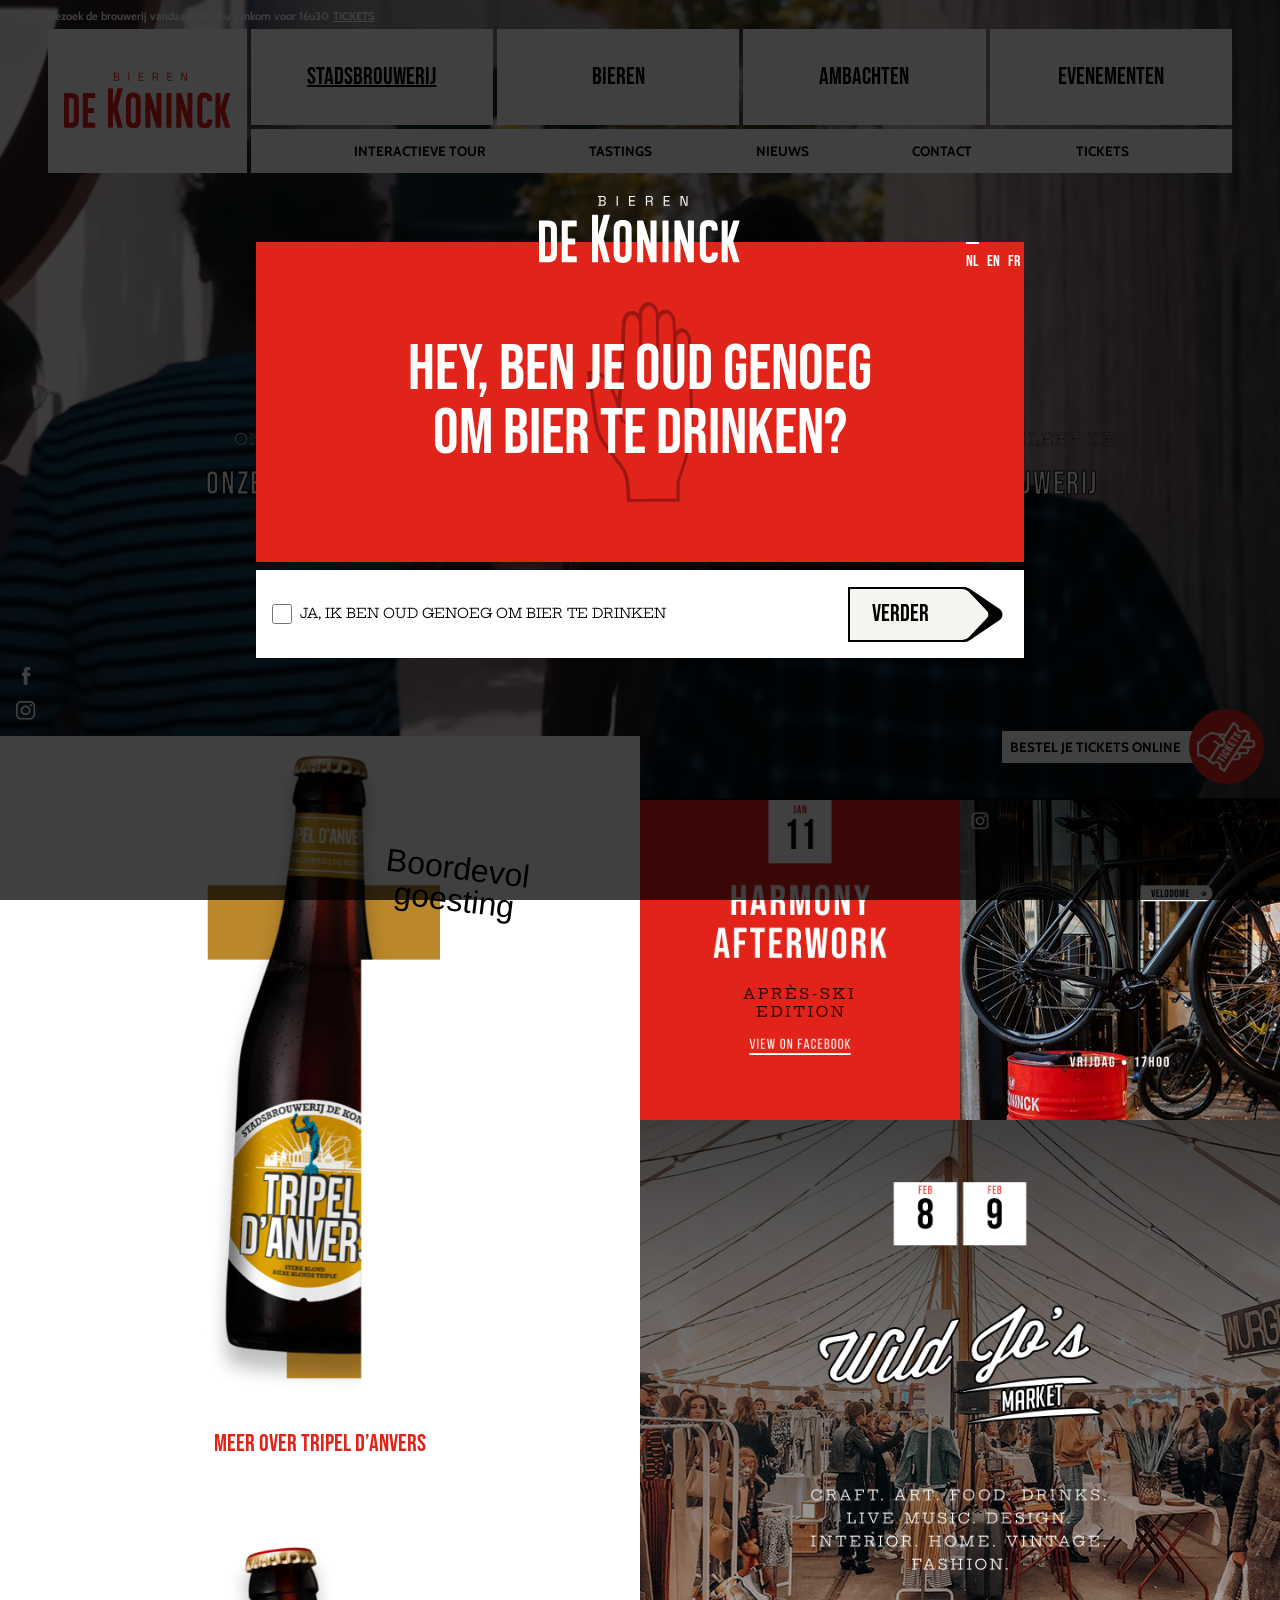
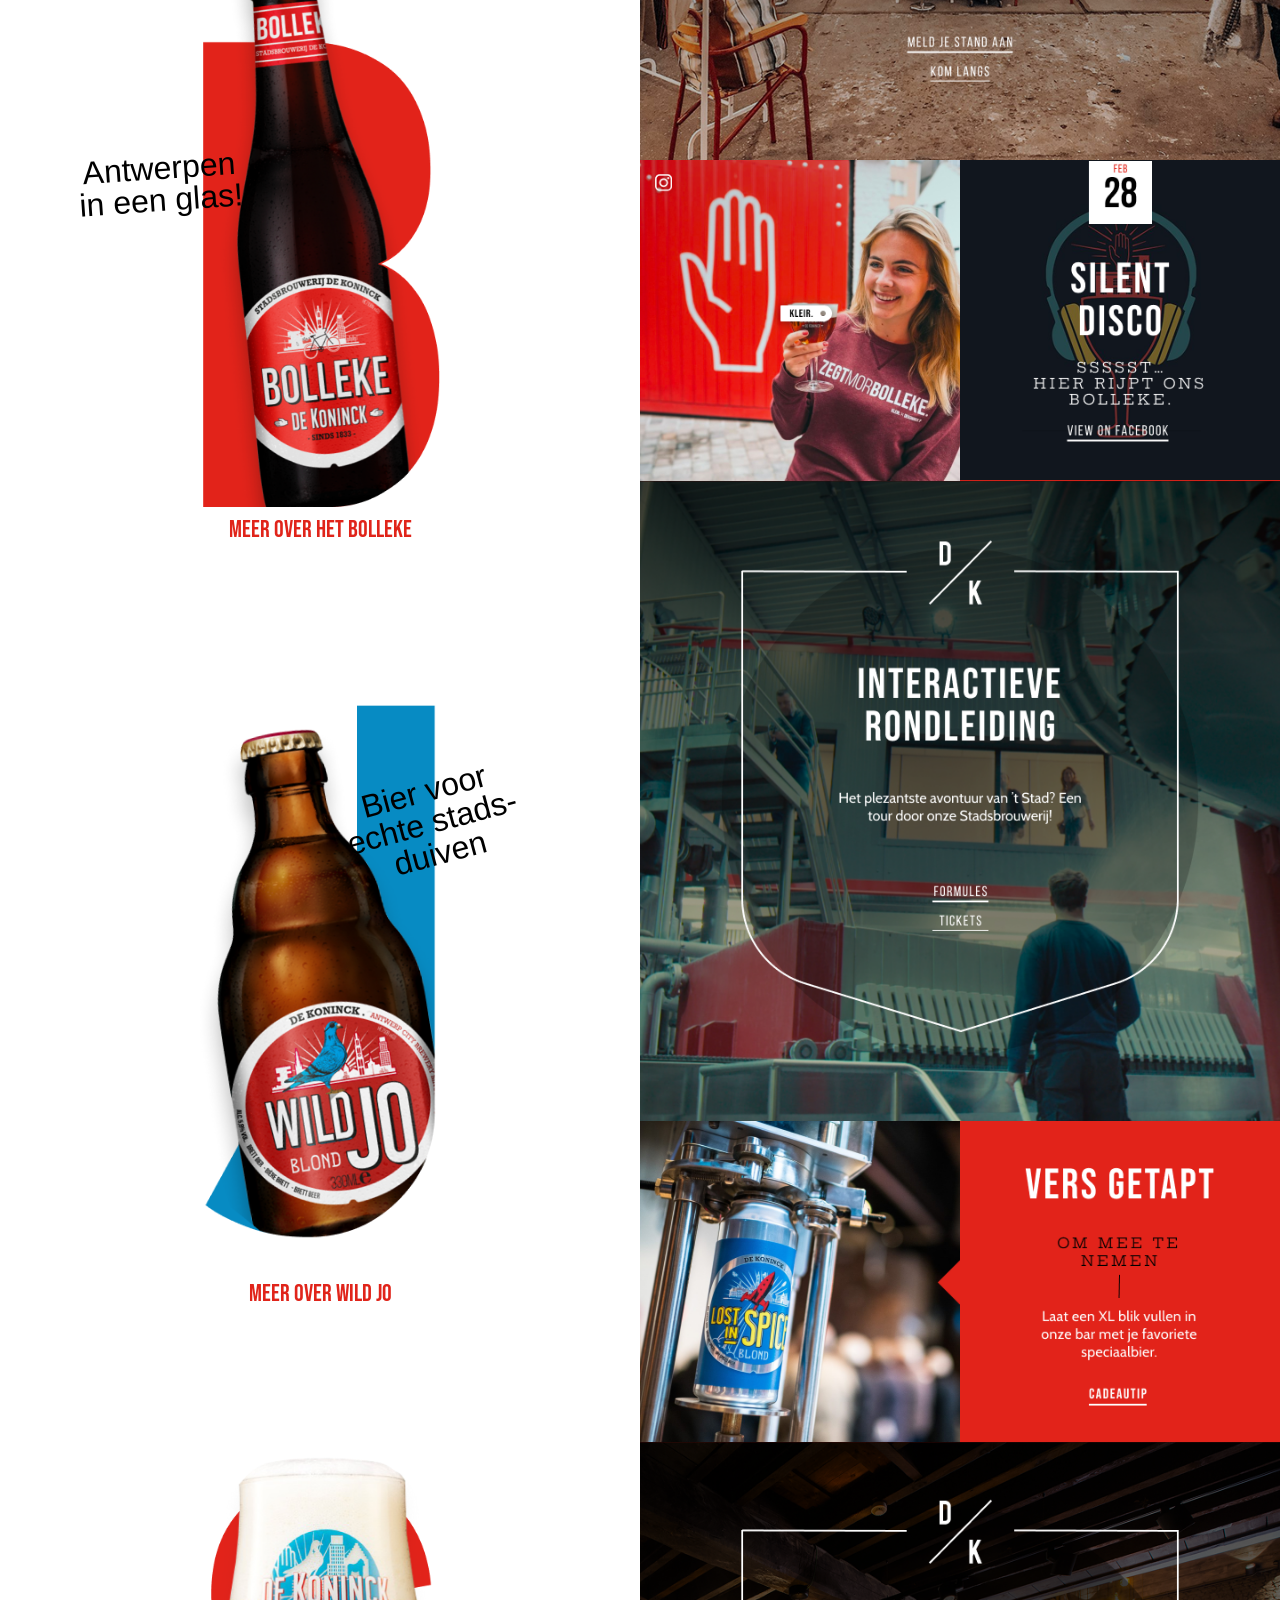
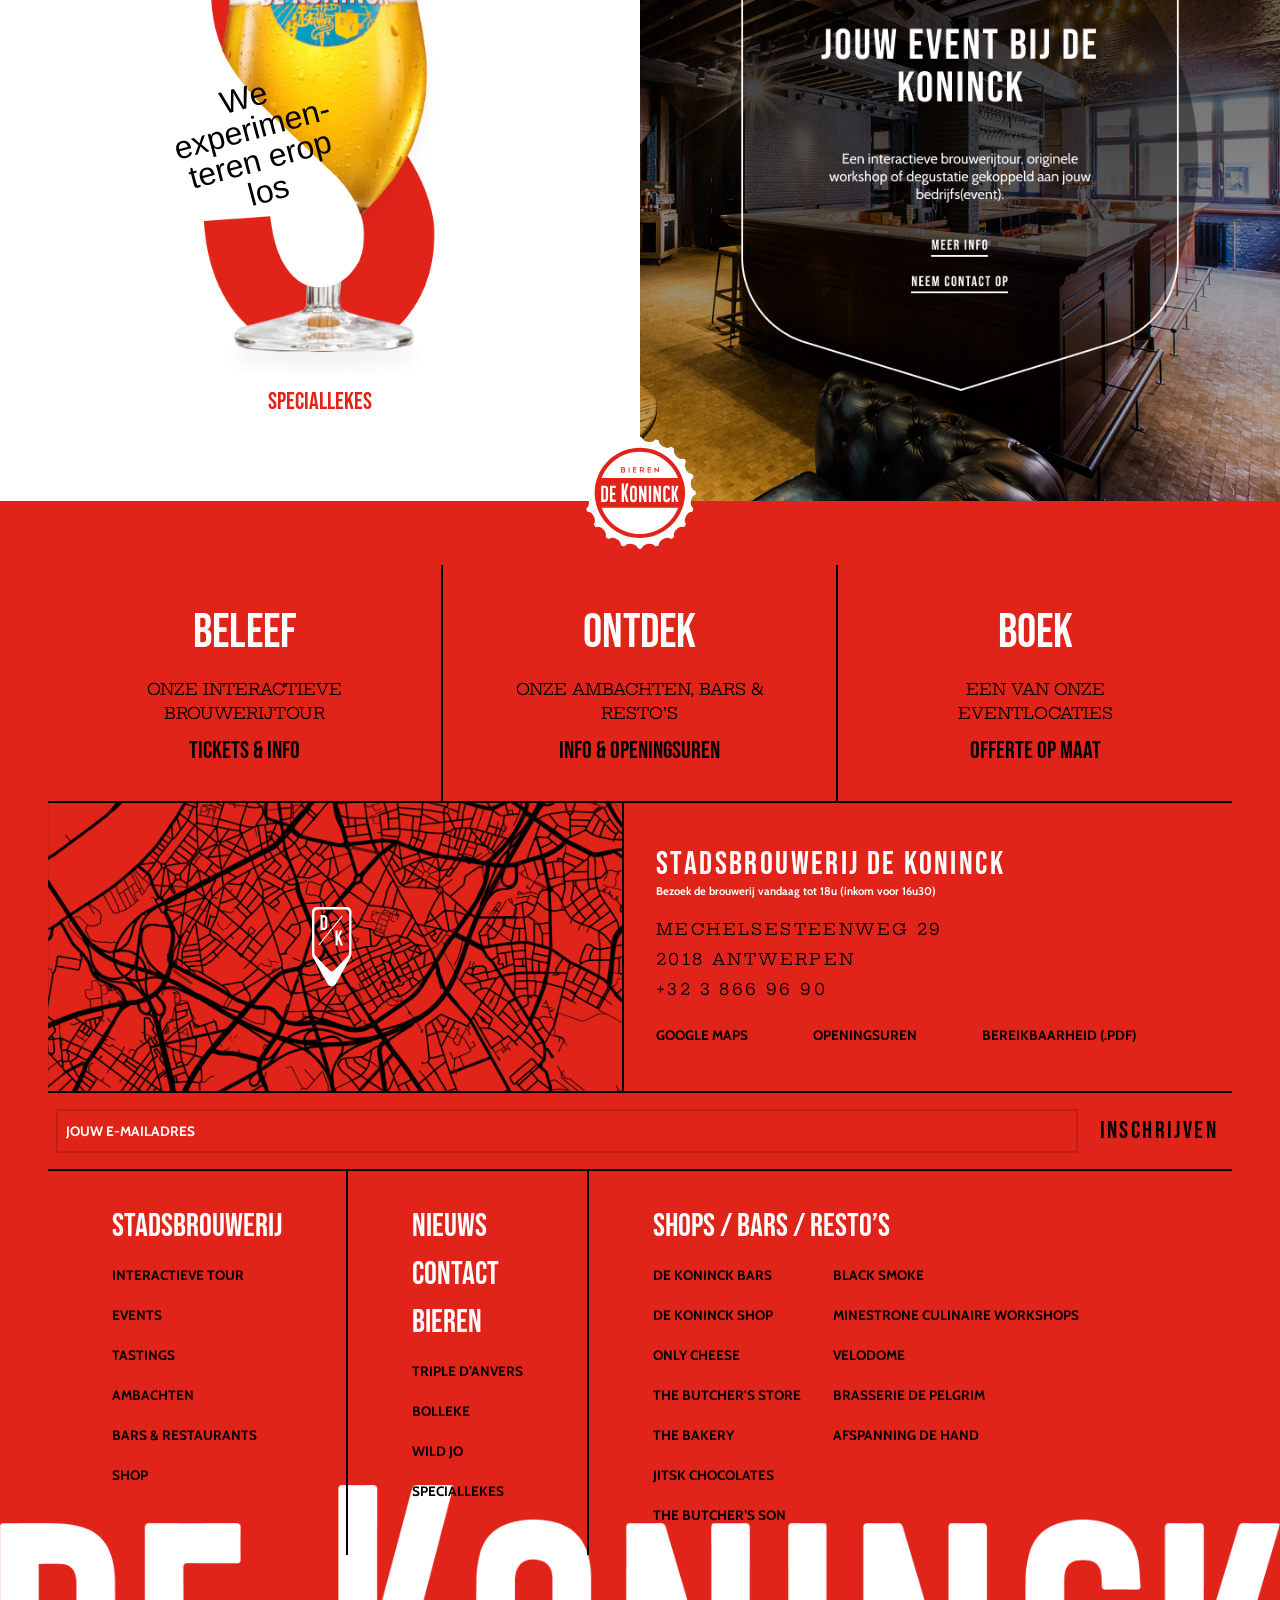
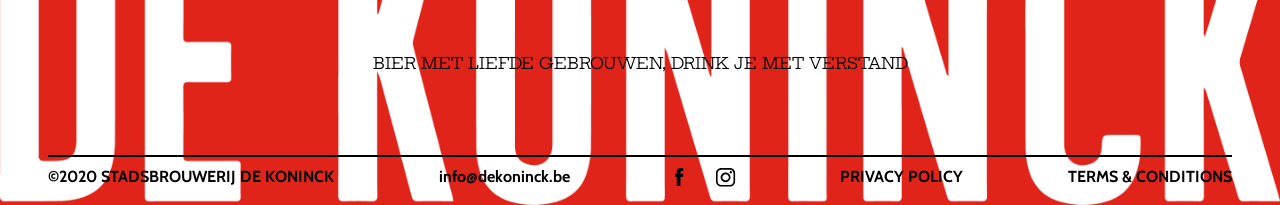
<file: index.html>
<!doctype html>
<html lang="en">
  <head>
    <meta charset="UTF-8" />
    <meta name="viewport" content="width=device-width, initial-scale=1.0" />
    <meta name="robots" content="noindex,nofollow" />
    <link rel="preconnect" href="https://fonts.googleapis.com" />
    <link rel="preconnect" href="https://fonts.gstatic.com" crossorigin />
    <link
      href="https://fonts.googleapis.com/css2?family=Bebas+Neue&family=Cabin:ital,wght@0,400..700;1,400..700&family=Hepta+Slab:wght@1..900&family=Permanent+Marker&display=swap"
      rel="stylesheet" />
    <link rel="stylesheet" href="static/css/reset.css" />
    <link rel="stylesheet" href="static/css/style.css" />
    <title>Homepage</title>
  </head>
  <body>
    <div class="overlay">
      <div class="modal">
        <div class="modal__content">
          <svg class="modal__logo" xmlns="http://www.w3.org/2000/svg" width="201" height="67" viewBox="0 0 201 67" fill="none">
            <path
              fill-rule="evenodd"
              clip-rule="evenodd"
              d="M111.52 47.5872C111.52 47.3444 111.52 47.1016 111.52 46.8588C111.517 39.7629 111.513 32.6669 111.51 25.571C111.51 24.582 111.512 24.5815 112.53 24.5815C113.911 24.5809 115.295 24.6191 116.674 24.5655C117.392 24.5382 117.579 24.769 117.577 25.4787C117.555 36.5794 117.561 47.6796 117.561 58.7803C117.561 61.0284 117.542 63.2771 117.58 65.5246C117.591 66.1835 117.37 66.3784 116.732 66.3625C115.234 66.3249 113.734 66.3317 112.236 66.3573C111.739 66.3659 111.476 66.2177 111.323 65.7201C109.159 58.7427 106.979 51.771 104.802 44.7982C104.638 44.2727 104.47 43.7483 104.168 43.253C104.168 44.1057 104.168 44.959 104.168 45.8117C104.172 52.3222 104.176 58.8328 104.179 65.3433C104.18 66.3477 104.177 66.3494 103.161 66.3505C101.756 66.3522 100.35 66.3271 98.9461 66.3619C98.3209 66.3773 98.098 66.2046 98.0991 65.5337C98.1219 54.1759 98.1185 42.8175 98.1208 31.4591C98.1208 29.4219 98.1373 27.3842 98.1054 25.3476C98.0968 24.7747 98.2587 24.5621 98.8498 24.5735C100.395 24.6026 101.941 24.5969 103.486 24.5667C104.004 24.5564 104.215 24.7605 104.364 25.2421C106.606 32.4646 108.868 39.6802 111.127 46.8976C111.201 47.1347 111.289 47.3678 111.372 47.6026C111.421 47.5975 111.471 47.5924 111.52 47.5872Z"
              fill="#E2231A" />
            <path
              fill-rule="evenodd"
              clip-rule="evenodd"
              d="M141.49 43.2279V44.7573C141.493 51.6879 141.49 58.6185 141.509 65.5491C141.511 66.1454 141.365 66.3853 140.725 66.3682C139.227 66.3272 137.728 66.3352 136.23 66.366C135.648 66.3779 135.455 66.1761 135.455 65.5965C135.467 52.1798 135.467 38.7637 135.455 25.347C135.454 24.7719 135.634 24.5604 136.216 24.5707C137.761 24.5975 139.307 24.5929 140.851 24.569C141.329 24.5616 141.56 24.7263 141.703 25.1897C143.448 30.8236 145.211 36.4524 146.97 42.0828C147.5 43.7808 148.029 45.4794 148.562 47.1763C148.601 47.3017 148.662 47.4203 148.873 47.5297V46.7426C148.871 39.6945 148.869 32.647 148.867 25.5996C148.866 24.5781 148.864 24.5781 149.853 24.5781C151.257 24.5781 152.663 24.6106 154.067 24.5644C154.76 24.5416 154.931 24.7981 154.93 25.4565C154.913 36.8588 154.917 48.2616 154.917 59.6645C154.917 61.6076 154.899 63.5519 154.937 65.4944C154.951 66.1801 154.706 66.3808 154.041 66.3625C152.543 66.3221 151.044 66.3375 149.546 66.362C149.068 66.3699 148.829 66.1967 148.688 65.7401C147.171 60.8438 145.639 55.9515 144.111 51.0586C143.294 48.4474 142.475 45.8374 141.657 43.2268C141.601 43.2274 141.546 43.2279 141.49 43.2279Z"
              fill="#E2231A" />
            <path
              fill-rule="evenodd"
              clip-rule="evenodd"
              d="M70.9769 18.906C70.7255 19.8699 70.5044 20.7466 70.2678 21.6192C68.4108 28.4649 66.5474 35.3089 64.7024 42.1581C64.6226 42.4545 64.6414 42.8118 64.7223 43.1111C66.731 50.5467 68.7545 57.9778 70.7723 65.4106C70.8435 65.6728 70.8834 65.9436 70.9655 66.3477C70.473 66.3477 70.0843 66.3477 69.695 66.3477C68.2671 66.3483 66.8381 66.33 65.4097 66.3597C64.8796 66.3711 64.626 66.2121 64.4778 65.6728C62.953 60.1193 61.4015 54.5732 59.8556 49.0254C59.6459 48.2724 59.4287 47.5212 59.0873 46.7904C59.0873 48.0228 59.0861 49.2551 59.0879 50.4869C59.0924 55.475 59.085 60.4636 59.1192 65.4511C59.1243 66.1642 58.9208 66.391 58.2066 66.3654C56.7799 66.3147 55.3492 66.3215 53.9219 66.362C53.2533 66.3819 53.0299 66.1625 53.0327 65.487C53.0527 60.3821 53.0396 55.2766 53.0402 50.1717C53.0419 40.1722 53.0459 30.1727 53.0493 20.1732C53.0493 19.9623 53.0664 19.7496 53.0476 19.541C52.998 18.9841 53.2528 18.8131 53.792 18.8228C55.2899 18.8508 56.7902 18.8684 58.2876 18.82C58.9642 18.7977 59.1095 19.0554 59.1078 19.671C59.0884 25.6657 59.0936 31.6609 59.0913 37.6562C59.0913 37.8637 59.0913 38.0706 59.24 38.3145C59.3461 37.9537 59.4572 37.5935 59.5581 37.231C61.1974 31.3452 62.8436 25.4605 64.4618 19.5684C64.614 19.0138 64.8483 18.8143 65.424 18.8268C67.0154 18.8604 68.6086 18.8325 70.2011 18.8354C70.4246 18.8359 70.648 18.8747 70.9769 18.906Z"
              fill="#E2231A" />
            <path
              fill-rule="evenodd"
              clip-rule="evenodd"
              d="M86.5964 45.4748C86.5964 42.5724 86.5964 39.6705 86.5964 36.7681C86.5964 35.4343 86.6152 34.0993 86.589 32.7661C86.561 31.3656 85.9209 30.4753 84.7735 30.1538C82.3453 29.4738 80.7322 30.6799 80.7208 33.1845C80.7202 33.2552 80.7214 33.3253 80.7214 33.3954C80.7237 39.4807 80.7271 45.566 80.7288 51.6508C80.7288 53.7809 80.7123 55.911 80.7276 58.0405C80.7362 59.1885 81.0873 60.1768 82.2518 60.6522C84.6356 61.6252 86.5947 60.3165 86.5952 57.7623C86.5964 53.6663 86.5952 49.5708 86.5964 45.4748ZM74.6896 45.4743C74.6891 41.2819 74.6429 37.089 74.7164 32.8978C74.7398 31.5811 74.9473 30.2302 75.3132 28.9653C76.0223 26.5143 77.7785 25.0415 80.2181 24.4042C82.4565 23.8188 84.7222 23.8125 86.9646 24.366C90.0466 25.1264 91.7925 27.175 92.3802 30.2416C92.5295 31.0202 92.619 31.8222 92.6207 32.6139C92.6384 41.1388 92.6583 49.6643 92.6047 58.1887C92.5968 59.4786 92.3511 60.8067 91.9766 62.0453C91.2635 64.404 89.5501 65.8358 87.204 66.4788C84.9 67.1097 82.5659 67.1172 80.2551 66.5181C77.2734 65.7452 75.5543 63.7513 74.9638 60.7708C74.8014 59.9488 74.7079 59.0995 74.7022 58.2616C74.6765 53.9992 74.6908 49.7367 74.6896 45.4743Z"
              fill="#E2231A" />
            <path
              fill-rule="evenodd"
              clip-rule="evenodd"
              d="M6.04259 30.6885V31.6113C6.04259 40.8823 6.04316 50.1528 6.04373 59.4239C6.04373 59.5641 5.99471 59.7374 6.05798 59.8383C6.17027 60.0155 6.34184 60.2658 6.50657 60.2806C7.11077 60.3336 7.72238 60.304 8.33114 60.304C11.1526 60.3028 11.9324 59.5299 11.9324 56.7283C11.9341 49.12 11.9353 41.511 11.9307 33.9027C11.9307 33.5065 11.9011 33.1053 11.8355 32.7154C11.6406 31.5657 10.9583 30.8099 9.80231 30.7113C8.59961 30.6087 7.38095 30.6885 6.04259 30.6885ZM0.0142709 45.4389C0.0142709 38.8132 0.0137009 32.1876 0.0142709 25.5619C0.0148409 24.5809 0.0165508 24.5803 0.966741 24.5803C3.72953 24.5803 6.4946 24.5074 9.2534 24.6123C10.6146 24.6636 12.0225 24.871 13.3055 25.3105C15.801 26.1649 17.1616 28.1149 17.6598 30.6491C17.857 31.6518 17.9379 32.6926 17.9408 33.7163C17.9624 41.5595 17.967 49.4027 17.9334 57.2453C17.9282 58.4047 17.8023 59.5903 17.5372 60.7172C16.8675 63.5609 15.0081 65.2971 12.1872 65.9675C11.2832 66.1824 10.3381 66.3066 9.40958 66.3232C6.55388 66.3733 3.69704 66.3374 0.841341 66.3687C0.205221 66.3756 -0.00168913 66.1829 2.08664e-05 65.5269C0.0228209 58.8311 0.0137009 52.1347 0.0142709 45.4389Z"
              fill="#E2231A" />
            <path
              fill-rule="evenodd"
              clip-rule="evenodd"
              d="M200.63 66.3527H198.52C197.373 66.3527 196.225 66.3237 195.078 66.3653C194.508 66.3858 194.256 66.1852 194.086 65.6408C192.461 60.4356 190.81 55.2383 189.165 50.0393C189.081 49.7743 188.987 49.5127 188.779 49.247C188.762 49.4346 188.727 49.6215 188.728 49.8091C188.731 55.0303 188.729 60.2515 188.755 65.4727C188.758 66.1276 188.585 66.3886 187.884 66.3658C186.411 66.318 184.935 66.3362 183.46 66.3636C182.893 66.3744 182.675 66.1937 182.676 65.6003C182.689 52.1848 182.692 38.7682 182.678 25.3526C182.677 24.7091 182.919 24.5586 183.506 24.5706C184.98 24.6014 186.456 24.6128 187.93 24.566C188.611 24.5449 188.751 24.8157 188.748 25.4302C188.726 30.604 188.731 35.7785 188.727 40.953C188.727 41.1764 188.727 41.3993 188.881 41.6552C189.017 41.2722 189.164 40.8925 189.287 40.5049C190.896 35.4171 192.508 30.3299 194.098 25.2358C194.248 24.7541 194.466 24.5586 194.983 24.5677C196.621 24.5974 198.261 24.5774 199.899 24.5831C200.101 24.5837 200.302 24.623 200.591 24.6532C200.517 24.9656 200.473 25.2101 200.401 25.4461C198.412 31.8877 196.414 38.3258 194.446 44.7731C194.32 45.1864 194.315 45.7045 194.441 46.1177C196.366 52.4305 198.322 58.7341 200.269 65.0412C200.383 65.4139 200.476 65.7936 200.63 66.3527Z"
              fill="#E2231A" />
            <path
              fill-rule="evenodd"
              clip-rule="evenodd"
              d="M160.844 45.4548C160.844 41.2408 160.808 37.0256 160.866 32.8127C160.882 31.6323 161.058 30.4261 161.36 29.2844C161.984 26.9246 163.502 25.3064 165.853 24.5734C168.543 23.7343 171.257 23.7383 173.933 24.6241C176.333 25.4176 177.826 27.1418 178.364 29.5637C178.68 30.987 178.667 32.4833 178.796 33.9476C178.83 34.3301 178.641 34.4999 178.256 34.4982C176.617 34.4925 174.979 34.4897 173.34 34.4988C172.921 34.5011 172.761 34.3238 172.755 33.9094C172.746 33.2796 172.753 32.6395 172.645 32.0227C172.461 30.9739 171.811 30.2802 170.745 30.1297C170.109 30.0397 169.434 30.0437 168.801 30.152C167.805 30.323 167.195 30.9859 167.006 31.9817C166.924 32.4149 166.899 32.8646 166.899 33.3069C166.893 41.4773 166.893 49.6477 166.895 57.8186C166.895 60.3648 169.03 61.6946 171.351 60.6042C172.377 60.1214 172.695 59.2203 172.753 58.1908C172.855 56.4096 172.842 56.4056 174.669 56.3999C175.817 56.3965 176.964 56.4056 178.111 56.4073C178.454 56.4079 178.783 56.4147 178.796 56.8924C178.852 58.8007 178.75 60.6886 178.005 62.4801C177.202 64.4118 175.787 65.7126 173.803 66.3407C171.307 67.1313 168.772 67.1564 166.254 66.4684C163.267 65.6527 161.638 63.5762 161.093 60.6082C160.921 59.6706 160.861 58.7016 160.855 57.7457C160.83 53.6491 160.844 49.5519 160.844 45.4548Z"
              fill="#E2231A" />
            <path
              fill-rule="evenodd"
              clip-rule="evenodd"
              d="M22.7801 45.4478C22.7801 38.7748 22.7881 32.1018 22.7676 25.4294C22.7659 24.8075 22.9095 24.5653 23.5759 24.5687C28.0481 24.5921 32.5197 24.5887 36.9919 24.5681C37.5893 24.5653 37.7586 24.7842 37.7483 25.3479C37.7215 26.8692 37.717 28.3923 37.7489 29.913C37.7609 30.4847 37.5454 30.6181 37.0102 30.6124C34.529 30.5868 32.0466 30.6113 29.5648 30.5868C29.0148 30.5811 28.7805 30.6991 28.7857 31.3141C28.813 34.7791 28.8142 38.2447 28.7885 41.7098C28.7834 42.3305 29.0285 42.4445 29.5757 42.4376C31.5422 42.4126 33.5092 42.4462 35.4757 42.4177C36.0919 42.4086 36.288 42.6149 36.272 43.2305C36.2333 44.7279 36.2361 46.2276 36.2715 47.7255C36.2851 48.3206 36.0674 48.4882 35.498 48.4808C33.532 48.4534 31.565 48.4865 29.5985 48.4563C29.0011 48.4472 28.7765 48.613 28.7817 49.2457C28.809 52.664 28.8113 56.0823 28.7845 59.5006C28.7794 60.1498 28.984 60.3305 29.6236 60.3208C32.0814 60.2843 34.5404 60.3197 36.9988 60.2895C37.5899 60.2821 37.7654 60.4787 37.7535 61.0538C37.7215 62.5752 37.729 64.0976 37.7518 65.6195C37.7603 66.1536 37.5916 66.3651 37.029 66.3628C32.5334 66.3469 28.0378 66.344 23.5428 66.3674C22.8987 66.3708 22.7676 66.1234 22.7687 65.5369C22.7858 58.8405 22.7801 52.1442 22.7801 45.4478Z"
              fill="#E2231A" />
            <path
              fill-rule="evenodd"
              clip-rule="evenodd"
              d="M123.52 45.4361C123.52 38.7409 123.525 32.0457 123.509 25.3505C123.508 24.7873 123.647 24.5525 124.251 24.5673C125.701 24.6026 127.153 24.577 128.604 24.5827C129.538 24.5867 129.538 24.5924 129.538 25.5112C129.538 38.6206 129.54 51.7306 129.534 64.8401C129.534 66.5193 129.806 66.3443 127.99 66.3517C126.773 66.3568 125.555 66.3232 124.339 66.3654C123.69 66.3882 123.506 66.1693 123.508 65.5218C123.529 58.8271 123.521 52.1313 123.52 45.4361Z"
              fill="#E2231A" />
            <path d="M141.534 9.74855V0H143.804L147.202 9.01045H147.383V0H148.539V9.74855H146.269L142.885 0.724179H142.69V9.74855H141.534Z" fill="#E2231A" />
            <path d="M124.687 9.74855V0H130.689V1.05841H125.856V4.31722H130.299V5.37563H125.856V8.69014H130.758V9.74855H124.687Z" fill="#E2231A" />
            <path
              d="M106.901 9.74855V0H110.842C111.446 0 111.975 0.10677 112.43 0.32031C112.894 0.524565 113.256 0.821664 113.516 1.21161C113.776 1.59226 113.906 2.05184 113.906 2.59033V2.74352C113.906 3.38414 113.753 3.89014 113.446 4.26151C113.14 4.63288 112.778 4.88356 112.36 5.01354V5.20851C112.694 5.2178 112.968 5.32921 113.182 5.54275C113.405 5.747 113.516 6.05803 113.516 6.47582V9.74855H112.36V6.61509C112.36 6.33656 112.281 6.12302 112.123 5.97447C111.975 5.82592 111.747 5.75165 111.441 5.75165H108.071V9.74855H106.901ZM108.071 4.69323H110.731C111.371 4.69323 111.863 4.54004 112.207 4.23366C112.56 3.91799 112.736 3.48163 112.736 2.92457V2.82708C112.736 2.27002 112.564 1.8383 112.221 1.53192C111.877 1.21625 111.381 1.05841 110.731 1.05841H108.071V4.69323Z"
              fill="#E2231A" />
            <path d="M90.0537 9.74855V0H96.056V1.05841H91.2235V4.31722H95.6661V5.37563H91.2235V8.69014H96.1257V9.74855H90.0537Z" fill="#E2231A" />
            <path d="M77.6538 9.74855V0H78.8236V9.74855H77.6538Z" fill="#E2231A" />
            <path
              d="M58.9868 9.74855V8.70406H60.3516V1.04449H58.9868V0H63.875C64.4414 0 64.9427 0.102128 65.3791 0.306383C65.8247 0.510639 66.1682 0.798453 66.4096 1.16983C66.6603 1.53192 66.7857 1.95899 66.7857 2.45106V2.56248C66.7857 3.01741 66.6975 3.39342 66.5211 3.69052C66.3447 3.97834 66.1358 4.2058 65.8944 4.37292C65.653 4.53076 65.4162 4.64681 65.1841 4.72108V4.91606C65.4162 4.97176 65.6576 5.08317 65.9083 5.25029C66.159 5.40812 66.3679 5.63559 66.535 5.93269C66.7114 6.22979 66.7996 6.6058 66.7996 7.06074V7.2C66.7996 7.72921 66.6696 8.18878 66.4096 8.57872C66.159 8.95938 65.8108 9.25184 65.3652 9.45609C64.9288 9.65107 64.4274 9.74855 63.8611 9.74855H58.9868ZM61.5214 8.69014H63.7358C64.3485 8.69014 64.8174 8.54623 65.1423 8.25842C65.4673 7.9706 65.6298 7.58066 65.6298 7.08859V6.96325C65.6298 6.47118 65.4673 6.08124 65.1423 5.79343C64.8174 5.50561 64.3485 5.3617 63.7358 5.3617H61.5214V8.69014ZM61.5214 4.30329H63.7775C64.3346 4.30329 64.7802 4.16402 65.1145 3.88549C65.4487 3.59768 65.6158 3.22166 65.6158 2.75745V2.61818C65.6158 2.14468 65.4487 1.76867 65.1145 1.49014C64.7895 1.20232 64.3439 1.05841 63.7775 1.05841H61.5214V4.30329Z"
              fill="#E2231A" />
          </svg>
          <ul class="modal__languages">
            <li class="languages__item">nl</li>
            <li class="languages__item">en</li>
            <li class="languages__item">fr</li>
          </ul>
          <h1 class="modal__title">HEY, BEN JE OUD GENOEG OM BIER TE DRINKEN?</h1>
        </div>
        <form class="modal__form">
          <div class="modal__item">
            <input class="modal__input" type="checkbox" id="age" data-status="false" required />
            <label class="modal__label" for="age">ja, ik ben oud genoeg om bier te drinken</label>
          </div>
          <button class="modal__button" type="submit">VERDER</button>
        </form>
      </div>
    </div>

    <!-- Header -->
    <header>
      <div class="top">
        <p class="top__text">Bezoek de brouwerij vandaag<span>tot 18u - inkom voor 16u30</span><a href="#">Tickets</a></p>
        <button class="top__button"></button>
      </div>
      <nav class="nav">
        <a class="nav__logo" href="index.html">
          <svg xmlns="http://www.w3.org/2000/svg" width="201" height="67" viewBox="0 0 201 67" fill="none">
            <path
              fill-rule="evenodd"
              clip-rule="evenodd"
              d="M111.52 47.5872C111.52 47.3444 111.52 47.1016 111.52 46.8588C111.517 39.7629 111.513 32.6669 111.51 25.571C111.51 24.582 111.512 24.5815 112.53 24.5815C113.911 24.5809 115.295 24.6191 116.674 24.5655C117.392 24.5382 117.579 24.769 117.577 25.4787C117.555 36.5794 117.561 47.6796 117.561 58.7803C117.561 61.0284 117.542 63.2771 117.58 65.5246C117.591 66.1835 117.37 66.3784 116.732 66.3625C115.234 66.3249 113.734 66.3317 112.236 66.3573C111.739 66.3659 111.476 66.2177 111.323 65.7201C109.159 58.7427 106.979 51.771 104.802 44.7982C104.638 44.2727 104.47 43.7483 104.168 43.253C104.168 44.1057 104.168 44.959 104.168 45.8117C104.172 52.3222 104.176 58.8328 104.179 65.3433C104.18 66.3477 104.177 66.3494 103.161 66.3505C101.756 66.3522 100.35 66.3271 98.9461 66.3619C98.3209 66.3773 98.098 66.2046 98.0991 65.5337C98.1219 54.1759 98.1185 42.8175 98.1208 31.4591C98.1208 29.4219 98.1373 27.3842 98.1054 25.3476C98.0968 24.7747 98.2587 24.5621 98.8498 24.5735C100.395 24.6026 101.941 24.5969 103.486 24.5667C104.004 24.5564 104.215 24.7605 104.364 25.2421C106.606 32.4646 108.868 39.6802 111.127 46.8976C111.201 47.1347 111.289 47.3678 111.372 47.6026C111.421 47.5975 111.471 47.5924 111.52 47.5872Z"
              fill="#E2231A" />
            <path
              fill-rule="evenodd"
              clip-rule="evenodd"
              d="M141.49 43.2279V44.7573C141.493 51.6879 141.49 58.6185 141.509 65.5491C141.511 66.1454 141.365 66.3853 140.725 66.3682C139.227 66.3272 137.728 66.3352 136.23 66.366C135.648 66.3779 135.455 66.1761 135.455 65.5965C135.467 52.1798 135.467 38.7637 135.455 25.347C135.454 24.7719 135.634 24.5604 136.216 24.5707C137.761 24.5975 139.307 24.5929 140.851 24.569C141.329 24.5616 141.56 24.7263 141.703 25.1897C143.448 30.8236 145.211 36.4524 146.97 42.0828C147.5 43.7808 148.029 45.4794 148.562 47.1763C148.601 47.3017 148.662 47.4203 148.873 47.5297V46.7426C148.871 39.6945 148.869 32.647 148.867 25.5996C148.866 24.5781 148.864 24.5781 149.853 24.5781C151.257 24.5781 152.663 24.6106 154.067 24.5644C154.76 24.5416 154.931 24.7981 154.93 25.4565C154.913 36.8588 154.917 48.2616 154.917 59.6645C154.917 61.6076 154.899 63.5519 154.937 65.4944C154.951 66.1801 154.706 66.3808 154.041 66.3625C152.543 66.3221 151.044 66.3375 149.546 66.362C149.068 66.3699 148.829 66.1967 148.688 65.7401C147.171 60.8438 145.639 55.9515 144.111 51.0586C143.294 48.4474 142.475 45.8374 141.657 43.2268C141.601 43.2274 141.546 43.2279 141.49 43.2279Z"
              fill="#E2231A" />
            <path
              fill-rule="evenodd"
              clip-rule="evenodd"
              d="M70.9769 18.906C70.7255 19.8699 70.5044 20.7466 70.2678 21.6192C68.4108 28.4649 66.5474 35.3089 64.7024 42.1581C64.6226 42.4545 64.6414 42.8118 64.7223 43.1111C66.731 50.5467 68.7545 57.9778 70.7723 65.4106C70.8435 65.6728 70.8834 65.9436 70.9655 66.3477C70.473 66.3477 70.0843 66.3477 69.695 66.3477C68.2671 66.3483 66.8381 66.33 65.4097 66.3597C64.8796 66.3711 64.626 66.2121 64.4778 65.6728C62.953 60.1193 61.4015 54.5732 59.8556 49.0254C59.6459 48.2724 59.4287 47.5212 59.0873 46.7904C59.0873 48.0228 59.0861 49.2551 59.0879 50.4869C59.0924 55.475 59.085 60.4636 59.1192 65.4511C59.1243 66.1642 58.9208 66.391 58.2066 66.3654C56.7799 66.3147 55.3492 66.3215 53.9219 66.362C53.2533 66.3819 53.0299 66.1625 53.0327 65.487C53.0527 60.3821 53.0396 55.2766 53.0402 50.1717C53.0419 40.1722 53.0459 30.1727 53.0493 20.1732C53.0493 19.9623 53.0664 19.7496 53.0476 19.541C52.998 18.9841 53.2528 18.8131 53.792 18.8228C55.2899 18.8508 56.7902 18.8684 58.2876 18.82C58.9642 18.7977 59.1095 19.0554 59.1078 19.671C59.0884 25.6657 59.0936 31.6609 59.0913 37.6562C59.0913 37.8637 59.0913 38.0706 59.24 38.3145C59.3461 37.9537 59.4572 37.5935 59.5581 37.231C61.1974 31.3452 62.8436 25.4605 64.4618 19.5684C64.614 19.0138 64.8483 18.8143 65.424 18.8268C67.0154 18.8604 68.6086 18.8325 70.2011 18.8354C70.4246 18.8359 70.648 18.8747 70.9769 18.906Z"
              fill="#E2231A" />
            <path
              fill-rule="evenodd"
              clip-rule="evenodd"
              d="M86.5964 45.4748C86.5964 42.5724 86.5964 39.6705 86.5964 36.7681C86.5964 35.4343 86.6152 34.0993 86.589 32.7661C86.561 31.3656 85.9209 30.4753 84.7735 30.1538C82.3453 29.4738 80.7322 30.6799 80.7208 33.1845C80.7202 33.2552 80.7214 33.3253 80.7214 33.3954C80.7237 39.4807 80.7271 45.566 80.7288 51.6508C80.7288 53.7809 80.7123 55.911 80.7276 58.0405C80.7362 59.1885 81.0873 60.1768 82.2518 60.6522C84.6356 61.6252 86.5947 60.3165 86.5952 57.7623C86.5964 53.6663 86.5952 49.5708 86.5964 45.4748ZM74.6896 45.4743C74.6891 41.2819 74.6429 37.089 74.7164 32.8978C74.7398 31.5811 74.9473 30.2302 75.3132 28.9653C76.0223 26.5143 77.7785 25.0415 80.2181 24.4042C82.4565 23.8188 84.7222 23.8125 86.9646 24.366C90.0466 25.1264 91.7925 27.175 92.3802 30.2416C92.5295 31.0202 92.619 31.8222 92.6207 32.6139C92.6384 41.1388 92.6583 49.6643 92.6047 58.1887C92.5968 59.4786 92.3511 60.8067 91.9766 62.0453C91.2635 64.404 89.5501 65.8358 87.204 66.4788C84.9 67.1097 82.5659 67.1172 80.2551 66.5181C77.2734 65.7452 75.5543 63.7513 74.9638 60.7708C74.8014 59.9488 74.7079 59.0995 74.7022 58.2616C74.6765 53.9992 74.6908 49.7367 74.6896 45.4743Z"
              fill="#E2231A" />
            <path
              fill-rule="evenodd"
              clip-rule="evenodd"
              d="M6.04259 30.6885V31.6113C6.04259 40.8823 6.04316 50.1528 6.04373 59.4239C6.04373 59.5641 5.99471 59.7374 6.05798 59.8383C6.17027 60.0155 6.34184 60.2658 6.50657 60.2806C7.11077 60.3336 7.72238 60.304 8.33114 60.304C11.1526 60.3028 11.9324 59.5299 11.9324 56.7283C11.9341 49.12 11.9353 41.511 11.9307 33.9027C11.9307 33.5065 11.9011 33.1053 11.8355 32.7154C11.6406 31.5657 10.9583 30.8099 9.80231 30.7113C8.59961 30.6087 7.38095 30.6885 6.04259 30.6885ZM0.0142709 45.4389C0.0142709 38.8132 0.0137009 32.1876 0.0142709 25.5619C0.0148409 24.5809 0.0165508 24.5803 0.966741 24.5803C3.72953 24.5803 6.4946 24.5074 9.2534 24.6123C10.6146 24.6636 12.0225 24.871 13.3055 25.3105C15.801 26.1649 17.1616 28.1149 17.6598 30.6491C17.857 31.6518 17.9379 32.6926 17.9408 33.7163C17.9624 41.5595 17.967 49.4027 17.9334 57.2453C17.9282 58.4047 17.8023 59.5903 17.5372 60.7172C16.8675 63.5609 15.0081 65.2971 12.1872 65.9675C11.2832 66.1824 10.3381 66.3066 9.40958 66.3232C6.55388 66.3733 3.69704 66.3374 0.841341 66.3687C0.205221 66.3756 -0.00168913 66.1829 2.08664e-05 65.5269C0.0228209 58.8311 0.0137009 52.1347 0.0142709 45.4389Z"
              fill="#E2231A" />
            <path
              fill-rule="evenodd"
              clip-rule="evenodd"
              d="M200.63 66.3527H198.52C197.373 66.3527 196.225 66.3237 195.078 66.3653C194.508 66.3858 194.256 66.1852 194.086 65.6408C192.461 60.4356 190.81 55.2383 189.165 50.0393C189.081 49.7743 188.987 49.5127 188.779 49.247C188.762 49.4346 188.727 49.6215 188.728 49.8091C188.731 55.0303 188.729 60.2515 188.755 65.4727C188.758 66.1276 188.585 66.3886 187.884 66.3658C186.411 66.318 184.935 66.3362 183.46 66.3636C182.893 66.3744 182.675 66.1937 182.676 65.6003C182.689 52.1848 182.692 38.7682 182.678 25.3526C182.677 24.7091 182.919 24.5586 183.506 24.5706C184.98 24.6014 186.456 24.6128 187.93 24.566C188.611 24.5449 188.751 24.8157 188.748 25.4302C188.726 30.604 188.731 35.7785 188.727 40.953C188.727 41.1764 188.727 41.3993 188.881 41.6552C189.017 41.2722 189.164 40.8925 189.287 40.5049C190.896 35.4171 192.508 30.3299 194.098 25.2358C194.248 24.7541 194.466 24.5586 194.983 24.5677C196.621 24.5974 198.261 24.5774 199.899 24.5831C200.101 24.5837 200.302 24.623 200.591 24.6532C200.517 24.9656 200.473 25.2101 200.401 25.4461C198.412 31.8877 196.414 38.3258 194.446 44.7731C194.32 45.1864 194.315 45.7045 194.441 46.1177C196.366 52.4305 198.322 58.7341 200.269 65.0412C200.383 65.4139 200.476 65.7936 200.63 66.3527Z"
              fill="#E2231A" />
            <path
              fill-rule="evenodd"
              clip-rule="evenodd"
              d="M160.844 45.4548C160.844 41.2408 160.808 37.0256 160.866 32.8127C160.882 31.6323 161.058 30.4261 161.36 29.2844C161.984 26.9246 163.502 25.3064 165.853 24.5734C168.543 23.7343 171.257 23.7383 173.933 24.6241C176.333 25.4176 177.826 27.1418 178.364 29.5637C178.68 30.987 178.667 32.4833 178.796 33.9476C178.83 34.3301 178.641 34.4999 178.256 34.4982C176.617 34.4925 174.979 34.4897 173.34 34.4988C172.921 34.5011 172.761 34.3238 172.755 33.9094C172.746 33.2796 172.753 32.6395 172.645 32.0227C172.461 30.9739 171.811 30.2802 170.745 30.1297C170.109 30.0397 169.434 30.0437 168.801 30.152C167.805 30.323 167.195 30.9859 167.006 31.9817C166.924 32.4149 166.899 32.8646 166.899 33.3069C166.893 41.4773 166.893 49.6477 166.895 57.8186C166.895 60.3648 169.03 61.6946 171.351 60.6042C172.377 60.1214 172.695 59.2203 172.753 58.1908C172.855 56.4096 172.842 56.4056 174.669 56.3999C175.817 56.3965 176.964 56.4056 178.111 56.4073C178.454 56.4079 178.783 56.4147 178.796 56.8924C178.852 58.8007 178.75 60.6886 178.005 62.4801C177.202 64.4118 175.787 65.7126 173.803 66.3407C171.307 67.1313 168.772 67.1564 166.254 66.4684C163.267 65.6527 161.638 63.5762 161.093 60.6082C160.921 59.6706 160.861 58.7016 160.855 57.7457C160.83 53.6491 160.844 49.5519 160.844 45.4548Z"
              fill="#E2231A" />
            <path
              fill-rule="evenodd"
              clip-rule="evenodd"
              d="M22.7801 45.4478C22.7801 38.7748 22.7881 32.1018 22.7676 25.4294C22.7659 24.8075 22.9095 24.5653 23.5759 24.5687C28.0481 24.5921 32.5197 24.5887 36.9919 24.5681C37.5893 24.5653 37.7586 24.7842 37.7483 25.3479C37.7215 26.8692 37.717 28.3923 37.7489 29.913C37.7609 30.4847 37.5454 30.6181 37.0102 30.6124C34.529 30.5868 32.0466 30.6113 29.5648 30.5868C29.0148 30.5811 28.7805 30.6991 28.7857 31.3141C28.813 34.7791 28.8142 38.2447 28.7885 41.7098C28.7834 42.3305 29.0285 42.4445 29.5757 42.4376C31.5422 42.4126 33.5092 42.4462 35.4757 42.4177C36.0919 42.4086 36.288 42.6149 36.272 43.2305C36.2333 44.7279 36.2361 46.2276 36.2715 47.7255C36.2851 48.3206 36.0674 48.4882 35.498 48.4808C33.532 48.4534 31.565 48.4865 29.5985 48.4563C29.0011 48.4472 28.7765 48.613 28.7817 49.2457C28.809 52.664 28.8113 56.0823 28.7845 59.5006C28.7794 60.1498 28.984 60.3305 29.6236 60.3208C32.0814 60.2843 34.5404 60.3197 36.9988 60.2895C37.5899 60.2821 37.7654 60.4787 37.7535 61.0538C37.7215 62.5752 37.729 64.0976 37.7518 65.6195C37.7603 66.1536 37.5916 66.3651 37.029 66.3628C32.5334 66.3469 28.0378 66.344 23.5428 66.3674C22.8987 66.3708 22.7676 66.1234 22.7687 65.5369C22.7858 58.8405 22.7801 52.1442 22.7801 45.4478Z"
              fill="#E2231A" />
            <path
              fill-rule="evenodd"
              clip-rule="evenodd"
              d="M123.52 45.4361C123.52 38.7409 123.525 32.0457 123.509 25.3505C123.508 24.7873 123.647 24.5525 124.251 24.5673C125.701 24.6026 127.153 24.577 128.604 24.5827C129.538 24.5867 129.538 24.5924 129.538 25.5112C129.538 38.6206 129.54 51.7306 129.534 64.8401C129.534 66.5193 129.806 66.3443 127.99 66.3517C126.773 66.3568 125.555 66.3232 124.339 66.3654C123.69 66.3882 123.506 66.1693 123.508 65.5218C123.529 58.8271 123.521 52.1313 123.52 45.4361Z"
              fill="#E2231A" />
            <path d="M141.534 9.74855V0H143.804L147.202 9.01045H147.383V0H148.539V9.74855H146.269L142.885 0.724179H142.69V9.74855H141.534Z" fill="#E2231A" />
            <path d="M124.687 9.74855V0H130.689V1.05841H125.856V4.31722H130.299V5.37563H125.856V8.69014H130.758V9.74855H124.687Z" fill="#E2231A" />
            <path
              d="M106.901 9.74855V0H110.842C111.446 0 111.975 0.10677 112.43 0.32031C112.894 0.524565 113.256 0.821664 113.516 1.21161C113.776 1.59226 113.906 2.05184 113.906 2.59033V2.74352C113.906 3.38414 113.753 3.89014 113.446 4.26151C113.14 4.63288 112.778 4.88356 112.36 5.01354V5.20851C112.694 5.2178 112.968 5.32921 113.182 5.54275C113.405 5.747 113.516 6.05803 113.516 6.47582V9.74855H112.36V6.61509C112.36 6.33656 112.281 6.12302 112.123 5.97447C111.975 5.82592 111.747 5.75165 111.441 5.75165H108.071V9.74855H106.901ZM108.071 4.69323H110.731C111.371 4.69323 111.863 4.54004 112.207 4.23366C112.56 3.91799 112.736 3.48163 112.736 2.92457V2.82708C112.736 2.27002 112.564 1.8383 112.221 1.53192C111.877 1.21625 111.381 1.05841 110.731 1.05841H108.071V4.69323Z"
              fill="#E2231A" />
            <path d="M90.0537 9.74855V0H96.056V1.05841H91.2235V4.31722H95.6661V5.37563H91.2235V8.69014H96.1257V9.74855H90.0537Z" fill="#E2231A" />
            <path d="M77.6538 9.74855V0H78.8236V9.74855H77.6538Z" fill="#E2231A" />
            <path
              d="M58.9868 9.74855V8.70406H60.3516V1.04449H58.9868V0H63.875C64.4414 0 64.9427 0.102128 65.3791 0.306383C65.8247 0.510639 66.1682 0.798453 66.4096 1.16983C66.6603 1.53192 66.7857 1.95899 66.7857 2.45106V2.56248C66.7857 3.01741 66.6975 3.39342 66.5211 3.69052C66.3447 3.97834 66.1358 4.2058 65.8944 4.37292C65.653 4.53076 65.4162 4.64681 65.1841 4.72108V4.91606C65.4162 4.97176 65.6576 5.08317 65.9083 5.25029C66.159 5.40812 66.3679 5.63559 66.535 5.93269C66.7114 6.22979 66.7996 6.6058 66.7996 7.06074V7.2C66.7996 7.72921 66.6696 8.18878 66.4096 8.57872C66.159 8.95938 65.8108 9.25184 65.3652 9.45609C64.9288 9.65107 64.4274 9.74855 63.8611 9.74855H58.9868ZM61.5214 8.69014H63.7358C64.3485 8.69014 64.8174 8.54623 65.1423 8.25842C65.4673 7.9706 65.6298 7.58066 65.6298 7.08859V6.96325C65.6298 6.47118 65.4673 6.08124 65.1423 5.79343C64.8174 5.50561 64.3485 5.3617 63.7358 5.3617H61.5214V8.69014ZM61.5214 4.30329H63.7775C64.3346 4.30329 64.7802 4.16402 65.1145 3.88549C65.4487 3.59768 65.6158 3.22166 65.6158 2.75745V2.61818C65.6158 2.14468 65.4487 1.76867 65.1145 1.49014C64.7895 1.20232 64.3439 1.05841 63.7775 1.05841H61.5214V4.30329Z"
              fill="#E2231A" />
          </svg>
        </a>
        <ul class="nav__primary">
          <li class="primary__item primary__item--active">
            <a class="primary__link" href="index.html">stadsbrouwerij</a>
            <ul class="nav__secondary">
              <li><a class="secondary__link" href="#">Interactieve tour</a></li>
              <li><a class="secondary__link" href="#">Tastings</a></li>
              <li><a class="secondary__link" href="#">Nieuws</a></li>
              <li><a class="secondary__link" href="#">Contact</a></li>
              <li><a class="secondary__link" href="#">Tickets</a></li>
            </ul>
          </li>
          <li class="primary__item">
            <a class="primary__link" href="bieren.html">bieren</a>
            <ul class="nav__secondary">
              <li><a class="secondary__link" href="#">Tripel d’Anvers</a></li>
              <li><a class="secondary__link" href="bolleke.html">Bolleke</a></li>
              <li><a class="secondary__link" href="#">Wild Jo</a></li>
              <li><a class="secondary__link" href="#">Speciallekes</a></li>
            </ul>
          </li>
          <li class="primary__item">
            <a class="primary__link" href="#">ambachten</a>
            <ul class="nav__secondary">
              <li><a class="secondary__link" href="#">Smakelijke ambachten & Winkels</a></li>
              <li><a class="secondary__link" href="#">Bars & Restaurants</a></li>
            </ul>
          </li>
          <li class="primary__item">
            <a class="primary__link" href="#">evenementen</a>
            <ul class="nav__secondary">
              <li><a class="secondary__link" href="kalender.html">Kalender</a></li>
              <li><a class="secondary__link" href="#">Privéfeesten</a></li>
              <li><a class="secondary__link" href="#">Bedrijfsevents</a></li>
            </ul>
          </li>
        </ul>
        <ul class="nav__tertiary">
          <li class="tertiary__item tertiary__item--social">
            <a class="tertiary__link" href="https://www.facebook.com/BrouwerijDeKoninck/" target="_blank">
              <svg xmlns="http://www.w3.org/2000/svg" width="9" height="18" viewBox="0 0 9 18" fill="none">
                <path
                  fill-rule="evenodd"
                  clip-rule="evenodd"
                  d="M5.46386 5.77875V3.92651C5.46386 3.2309 5.92451 3.06873 6.24895 3.06873C6.57266 3.06873 8.24027 3.06873 8.24027 3.06873V0.010713L5.49782 0C2.45344 0 1.76063 2.28077 1.76063 3.74032V5.77875H0V8.92986H1.76063C1.76063 12.9738 1.76063 17.8464 1.76063 17.8464H5.46386C5.46386 17.8464 5.46386 12.9258 5.46386 8.92986H7.96271L8.28567 5.77875H5.46386Z"
                  fill="white" />
              </svg>
            </a>
          </li>
          <li class="tertiary__item tertiary__item--social">
            <a class="tertiary__link" href="https://www.instagram.com/dekoninck/" target="_blank">
              <svg xmlns="http://www.w3.org/2000/svg" width="20" height="19" viewBox="0 0 20 19" fill="none">
                <path
                  d="M13.9551 0C16.8534 0 19.2155 2.29096 19.1084 5.10156V13.4297C19.1083 16.2404 16.746 18.5303 13.8477 18.5303H5.25977C2.36158 18.5301 0.000143174 16.2403 0 13.4297V5.10156C0.000253485 2.29105 2.3617 0.000155033 5.36719 0H13.9551ZM5.25977 1.66602C3.22056 1.66627 1.61069 3.33159 1.61035 5.20508V13.5332C1.61035 15.511 3.32766 17.073 5.25977 17.0732H13.8486C15.8881 17.073 17.498 15.407 17.498 13.5332V5.20508C17.4977 3.22752 15.7806 1.66624 13.8486 1.66602H5.25977ZM9.66211 4.47656C12.3453 4.47692 14.5991 6.66298 14.4922 9.36914C14.4922 11.9716 12.2382 14.1579 9.55469 14.1582C6.87094 14.1582 4.61621 11.9717 4.61621 9.36914C4.61659 6.66275 6.87125 4.47656 9.66211 4.47656ZM9.66211 6.24609C7.94474 6.24609 6.44181 7.59972 6.44141 9.36914C6.44141 11.0348 7.83716 12.4922 9.66211 12.4922C11.3795 12.4919 12.8818 11.0346 12.8818 9.36914C12.8814 7.70395 11.3792 6.2464 9.66211 6.24609ZM14.8145 3.12402C15.1363 3.12405 15.4582 3.22757 15.6729 3.43555C15.8875 3.64371 15.9951 3.9563 15.9951 4.26855C15.9951 4.58087 15.8876 4.89335 15.6729 5.10156C15.4582 5.30966 15.1364 5.41403 14.8145 5.41406C14.4924 5.41406 14.1698 5.30977 13.9551 5.10156C13.7405 4.89335 13.6338 4.58076 13.6338 4.26855C13.6338 3.95632 13.7404 3.64371 13.9551 3.43555C14.1698 3.22734 14.4924 3.12402 14.8145 3.12402Z"
                  fill="white" />
              </svg>
            </a>
          </li>
          <li class="tertiary__item">
            <a class="tertiary__link" href="#">Tickets</a>
          </li>
        </ul>
        <ul class="header__copyright">
          <li><a class="copyright__link" href="#">©2020 STADSBROUWERIJ DE KONINCK</a></li>
          <li><a class="copyright__link" href="#">TERMS & CONDITIONS</a></li>
          <li><a class="copyright__link" href="#">PRIVACY POLICY</a></li>
          <li><a class="copyright__link" href="#">INFO@DEKONINCK.BE</a></li>
        </ul>
      </nav>
    </header>

    <main>
      <div class="hero">
        <div class="hero__content hero__content--index">
          <a class="hero__link" href="#">
            <p class="link__text link__text--small">ontdek</p>
            <p class="link__text link__text--big">ONze bieren</p>
          </a>
          <svg xmlns="http://www.w3.org/2000/svg" width="71" height="132" viewBox="0 0 71 132" fill="none">
            <path
              fill-rule="evenodd"
              clip-rule="evenodd"
              d="M67.3973 88.1907C66.9753 91.7652 66.412 95.3253 65.6342 98.8407C64.921 102.064 63.9992 105.236 62.998 108.38C62.4602 110.07 61.8952 111.75 61.3086 113.423C60.9959 114.315 60.677 115.204 60.353 116.091C60.1841 116.553 60.0036 117.012 59.8414 117.476C59.6942 117.899 59.6564 118.342 59.6592 118.787C59.6718 120.69 59.679 122.595 59.6867 124.499C59.6906 125.455 59.6954 126.41 59.6989 127.365C59.7009 127.831 59.7366 128.311 59.7021 128.775C59.6995 128.809 59.6979 128.924 59.6774 128.957C59.6418 129.014 59.6827 128.97 59.6296 129.002C59.5717 129.038 59.3986 129.004 59.3332 129.004C59.1987 129.005 59.0645 129.005 58.9302 129.006C55.0244 129.023 51.119 129.041 47.2133 129.061C43.2883 129.081 39.3636 129.1 35.4386 129.119C34.4692 129.124 33.5 129.128 32.5309 129.133C32.0459 129.135 31.5611 129.137 31.0763 129.14C30.8337 129.141 30.5913 129.142 30.3487 129.143C30.3182 129.143 30.1738 129.166 30.141 129.143C30.1053 129.12 30.1179 129.013 30.1153 128.963C30.0146 127.093 29.9192 125.223 29.7882 123.355C29.6623 121.559 29.5055 119.763 29.2449 117.98C28.9983 116.291 28.6909 114.588 28.1069 112.979C27.505 111.322 26.6416 109.77 25.6275 108.331C24.5188 106.758 23.3669 105.215 22.2202 103.67C19.934 100.59 17.6255 97.5281 15.3133 94.4682C14.3278 93.1637 13.3298 91.8715 12.5346 90.4388C11.7785 89.0764 11.1728 87.6348 10.6702 86.1612C9.55118 82.8797 8.94895 79.4574 8.63021 76.0115C8.45363 74.1042 8.1272 72.217 7.85403 70.3221C7.57539 68.387 7.29695 66.4519 7.0175 64.517C6.48533 60.8325 5.94952 57.1488 5.41532 53.4647C5.30496 52.7033 5.195 51.9421 5.08504 51.1807C5.03503 50.8359 4.98521 50.4908 4.93519 50.1458C4.91575 50.0109 4.89854 49.8758 4.88437 49.74C4.87991 49.6974 4.84326 49.5844 4.86229 49.5433C4.87505 49.5162 4.88659 49.5346 4.91798 49.5162C4.9925 49.4718 5.15551 49.4658 5.24077 49.4512C5.34971 49.4326 5.45906 49.4168 5.56902 49.4042C8.60328 49.0579 11.5053 50.5925 13.4912 52.7892C15.7521 55.2903 17.1291 58.4973 18.4156 61.5735C19.7679 64.8066 20.8942 68.1308 21.8691 71.4962C22.3996 73.327 22.8716 75.1727 23.3366 77.021C23.4536 77.4869 23.5709 77.9527 23.6891 78.4182C23.7438 78.6343 23.7989 78.8499 23.8544 79.0656C23.9151 79.3019 23.9499 79.5775 24.0496 79.8001C24.132 79.9843 24.2869 80.0182 24.4635 80.0803C24.6781 80.1561 24.8918 80.2346 25.1044 80.3158C25.5049 80.4691 25.9018 80.6321 26.2945 80.8037C29.4124 82.1675 32.25 84.0852 34.9161 86.1833C35.5423 86.6762 36.1601 87.1794 36.7722 87.6891C36.8972 87.793 37.0628 87.9979 37.2129 88.0578C37.3 88.0924 37.2643 88.1016 37.335 88.0248C37.3743 87.9823 37.4136 87.9396 37.4528 87.8968C37.5164 87.8278 37.5802 87.7585 37.6438 87.6893C37.9463 87.3604 38.2481 87.0309 38.5496 86.7015C36.6386 85.127 34.7363 83.5639 32.6763 82.1847C30.9109 81.0029 29.0612 79.9416 27.1154 79.085C26.9054 78.9927 26.6944 78.9026 26.4822 78.8149C26.2546 78.7209 25.9563 78.6578 25.7862 78.4709C25.6141 78.2821 25.5845 78.0063 25.5209 77.7686C25.4369 77.4555 25.3531 77.1423 25.2684 76.8294C24.943 75.6259 24.6176 74.4223 24.3343 73.2081C24.194 72.6065 24.0771 72.0273 24.0767 71.4069C24.0761 70.8038 24.1223 70.2 24.1462 69.5975C24.1952 68.3608 24.2424 67.1244 24.3001 65.8881C24.4185 63.3548 24.6391 60.841 24.9161 58.3209C25.1749 55.9676 25.3535 53.6055 25.5165 51.2437C25.8328 46.6626 26.0065 42.0705 26.1991 37.4826C26.3984 32.7366 26.5701 27.9896 26.7392 23.2424C26.7835 21.9942 26.8309 20.7464 26.8749 19.4982C26.9188 18.2514 26.951 16.9904 27.1225 15.7532C27.2584 14.7737 27.6103 13.831 28.1836 13.0229C28.7806 12.1813 29.6017 11.4278 30.6322 11.1917C32.6763 10.7235 34.3487 12.4544 35.0725 14.1866C35.4866 15.1777 35.6589 16.2544 35.7049 17.3225C35.7583 18.5673 35.7282 19.8188 35.7306 21.0643C35.7369 24.3564 35.7379 27.6484 35.7429 30.9405C35.7488 34.9358 35.7652 38.9311 35.781 42.9262C35.7885 44.8164 35.7968 46.7063 35.8045 48.5962C35.8067 49.1689 35.8092 49.7416 35.8114 50.3142C35.8118 50.4062 35.7788 50.8013 35.8298 50.847C35.8456 50.8612 35.9317 50.847 35.9543 50.847H36.3403H37.706C37.7058 49.8908 37.7054 48.9346 37.705 47.9782C37.7041 45.9562 37.7031 43.9341 37.7023 41.9121C37.7017 40.0424 37.7009 38.173 37.7001 36.3033C37.6995 34.6322 37.6975 32.961 37.6948 31.2898C37.6886 27.3244 37.6847 23.3589 37.6701 19.3935C37.6636 17.5639 37.6442 15.7347 37.6282 13.9052C37.6122 12.0494 37.4865 10.0994 38.2618 8.36374C38.91 6.91222 40.2251 5.44551 41.9253 5.41129C43.6698 5.37626 44.9773 6.87172 45.6577 8.33175C46.4657 10.066 46.3669 11.98 46.4003 13.8464C46.438 15.9587 46.4694 18.0712 46.5001 20.1837C46.5394 22.8935 46.5838 25.6032 46.6293 28.313C46.7018 32.6228 46.7715 36.9326 46.8411 41.2427C46.8758 43.3867 46.9145 45.5306 46.9535 47.6747C46.99 49.6541 46.9876 51.6388 47.0641 53.6172C47.0688 53.7397 47.0463 53.73 47.1263 53.7559C47.1919 53.777 47.3037 53.7559 47.3713 53.7559H48.1242H48.7957C48.8182 53.7559 48.9089 53.7701 48.9291 53.7559C48.981 53.7191 48.9372 53.2211 48.938 53.1411C48.9583 51.0058 48.8781 48.8656 48.8412 46.7304C48.7955 44.0645 48.7491 41.3988 48.7011 38.7331C48.629 34.7284 48.5513 30.724 48.4842 26.7194C48.4632 25.4788 48.4433 24.2383 48.4223 22.998C48.404 21.9355 48.3844 20.8732 48.3615 19.8111C48.3396 18.788 48.2886 17.7624 48.303 16.7389C48.3303 14.8304 48.8234 12.937 50.1804 11.53C50.7859 10.9021 51.5337 10.4088 52.4174 10.3081C53.2926 10.2083 54.1463 10.5171 54.8263 11.0614C55.4978 11.5991 56.0429 12.3176 56.4149 13.0911C56.8074 13.9078 56.9641 14.7676 57.0358 15.6641C57.2055 17.7778 57.2233 19.9032 57.3015 22.0216C57.3979 24.6451 57.4939 27.2689 57.5763 29.8929C57.7101 34.1594 57.8272 38.4265 57.9568 42.693C58.0503 45.774 58.1388 48.8552 58.2324 51.9363C58.2939 53.9639 58.364 55.9899 58.364 58.0186H59.3186H59.9563C60.0201 58.0186 60.1033 58.0329 60.1659 58.0186C60.2517 57.9987 60.2161 58.0659 60.2337 57.939C60.2631 57.7247 60.2359 57.4834 60.2377 57.2667C60.2394 57.0358 60.2412 56.8052 60.242 56.5745C60.2434 56.1319 60.2371 55.6894 60.2248 55.2467C60.1985 54.3039 60.1713 53.3609 60.1436 52.418C60.0322 48.6511 59.9127 44.8842 59.8001 41.1171C59.6888 37.3901 59.5794 33.6631 59.447 29.9369C59.4172 29.0977 59.3856 28.2549 59.4543 27.4168C59.5221 26.5904 59.7137 25.7984 60.0286 25.0315C60.5751 23.7009 61.7229 22.1422 63.3392 22.2577C64.7916 22.3613 65.8913 23.8473 66.3865 25.0929C66.6878 25.8508 66.8153 26.6511 66.8994 27.4585C66.9919 28.3493 67.0272 29.2445 67.0571 30.1392C67.1815 33.8405 67.2941 37.5418 67.3992 41.2437C67.5049 44.982 67.6025 48.7204 67.7217 52.4583C67.8412 56.2058 67.9538 59.9534 68.0548 63.7015C68.1549 67.4042 68.2962 71.1061 68.2687 74.8107C68.2422 78.365 68.0376 81.9162 67.692 85.4533C67.6029 86.3667 67.5042 87.2792 67.3973 88.1907ZM70.2787 69.7304C70.2119 66.4322 70.0969 63.1339 69.9861 59.8368C69.8557 55.9425 69.7611 52.0468 69.641 48.1522C69.5128 43.9938 69.3954 39.8351 69.2731 35.6765C69.2125 33.6216 69.1441 31.5664 69.1109 29.5106C69.0949 28.5293 69.0835 27.5443 68.9303 26.5727C68.7917 25.6929 68.5309 24.8205 68.1719 24.0052C67.5383 22.5673 66.4675 21.2543 65.0147 20.5905C63.4192 19.8615 61.6318 20.1665 60.2772 21.248C59.9917 21.476 59.7287 21.7279 59.4425 21.9555C59.3028 21.2348 59.3299 20.4779 59.3036 19.7442C59.2744 18.9233 59.2489 18.102 59.2125 17.2814C59.1448 15.7615 59.0495 14.2417 58.5102 12.8038C57.5797 10.3219 55.2352 8.00876 52.4182 8.22179C51.6451 8.28031 50.8634 8.49861 50.1848 8.87688C49.4965 9.26061 48.9259 9.8023 48.3797 10.363C48.0464 9.04333 47.7654 7.73052 47.0568 6.54853C46.3487 5.36735 45.2868 4.33561 44.0219 3.76922C42.5935 3.12952 40.9749 3.1923 39.5965 3.93345C38.4611 4.54378 37.5089 5.48844 36.8585 6.59835C36.0548 7.96968 35.7972 9.49268 35.5064 11.0317C34.7335 10.3167 33.9676 9.66217 32.9533 9.31772C31.9274 8.96942 30.8076 8.95646 29.7755 9.28755C27.904 9.88816 26.4417 11.5256 25.6874 13.2972C24.7654 15.4636 24.8644 17.8551 24.7707 20.1606C24.665 22.7558 24.5821 25.3521 24.4845 27.9475C24.3531 31.4506 24.21 34.953 24.0725 38.4556C23.9254 42.2029 23.7487 45.9481 23.5818 49.6944C23.3728 54.3908 22.6102 59.0347 22.3081 63.7222C22.2894 64.0111 22.3119 64.3459 22.2404 64.6263C22.2001 64.7839 22.1038 64.9368 22.042 65.0884C21.7407 64.4139 21.5035 63.7175 21.2435 63.0262C20.9074 62.1324 20.5548 61.2448 20.1828 60.3653C19.501 58.7538 18.7538 57.1695 17.9252 55.6281C17.1129 54.117 16.2045 52.6513 15.042 51.3816C13.9132 50.1488 12.5484 49.1272 11.0428 48.3996C9.47848 47.6435 7.75582 47.2502 6.01614 47.3249C5.04535 47.3667 4.08247 47.5461 3.1538 47.8296C2.83972 47.9254 2.56756 48.0381 2.58052 48.4103C2.59733 48.8844 2.71964 49.3728 2.79173 49.8414C3.40166 53.7975 3.94679 57.7634 4.52594 61.7241C5.05588 65.3474 5.57995 68.972 6.09248 72.598C6.27514 73.8889 6.47419 75.1784 6.62789 76.473C6.74554 77.4622 6.82594 78.4555 6.95311 79.4437C7.06813 80.3361 7.24066 81.2172 7.43708 82.0952C7.8358 83.876 8.29852 85.6588 8.88091 87.389C9.42138 88.9946 10.1089 90.5569 11.01 91.994C11.4966 92.7704 12.0494 93.5053 12.5901 94.2446C13.183 95.0556 13.784 95.8612 14.3889 96.6635C15.4863 98.1186 16.5984 99.5627 17.7026 101.013C19.8795 103.872 22.0714 106.723 24.0644 109.715C24.9948 111.112 25.7554 112.586 26.2874 114.18C26.853 115.874 27.1472 117.627 27.3422 119.398C27.7314 122.932 27.9147 126.475 28.0297 130.028C28.0372 130.262 28.0449 130.497 28.0524 130.731C28.0577 130.891 28.0281 131.131 28.1875 131.222C28.2928 131.283 28.4535 131.257 28.5673 131.251C28.8128 131.241 29.0582 131.231 29.3038 131.224C29.7913 131.208 30.2787 131.198 30.7661 131.193C32.813 131.174 34.86 131.17 36.9071 131.161C39.7083 131.147 42.5097 131.134 45.3109 131.121C46.9803 131.113 48.6497 131.101 50.3191 131.098C52.3544 131.094 54.3897 131.094 56.4251 131.092C57.441 131.091 58.457 131.09 59.4727 131.088C59.9806 131.087 60.4884 131.087 60.9963 131.086C61.228 131.086 61.4592 131.088 61.6903 131.073C61.7087 131.072 61.799 131.079 61.8114 131.066C61.8476 131.026 61.8138 130.763 61.8126 130.714C61.7666 128.688 61.7419 126.664 61.7385 124.637C61.7366 123.632 61.7358 122.627 61.7354 121.622C61.7352 121.123 61.735 120.624 61.735 120.126C61.735 119.643 61.7071 119.15 61.7401 118.669C61.7719 118.206 61.9509 117.773 62.1101 117.343C62.282 116.878 62.4628 116.416 62.6293 115.95C62.783 115.519 62.9255 115.085 63.0725 114.653C63.7197 112.749 64.3661 110.845 64.9791 108.931C65.5831 107.043 66.1675 105.147 66.6845 103.233C67.2118 101.281 67.6387 99.3053 68.0212 97.3202C68.7393 93.5934 69.327 89.8564 69.718 86.0804C70.0796 82.5899 70.2878 79.0684 70.3478 75.5595C70.381 73.6159 70.3127 71.6733 70.2787 69.7304Z"
              fill="black" />
            <path
              fill-rule="evenodd"
              clip-rule="evenodd"
              d="M65.8973 85.9407C65.4753 89.5152 64.912 93.0753 64.1342 96.5907C63.421 99.8139 62.4992 102.986 61.498 106.13C60.9602 107.82 60.3952 109.5 59.8086 111.173C59.4959 112.065 59.177 112.954 58.853 113.841C58.6841 114.303 58.5036 114.762 58.3414 115.226C58.1942 115.649 58.1564 116.092 58.1592 116.537C58.1718 118.44 58.179 120.345 58.1867 122.249C58.1906 123.205 58.1954 124.16 58.1989 125.115C58.2009 125.581 58.2366 126.061 58.2021 126.525C58.1995 126.559 58.1979 126.674 58.1774 126.707C58.1418 126.764 58.1827 126.72 58.1296 126.752C58.0717 126.788 57.8986 126.754 57.8332 126.754C57.6987 126.755 57.5645 126.755 57.4302 126.756C53.5244 126.773 49.619 126.791 45.7133 126.811C41.7883 126.831 37.8636 126.85 33.9386 126.869C32.9692 126.874 32 126.878 31.0309 126.883C30.5459 126.885 30.0611 126.887 29.5763 126.89C29.3337 126.891 29.0913 126.892 28.8487 126.893C28.8182 126.893 28.6738 126.916 28.641 126.893C28.6053 126.87 28.6179 126.763 28.6153 126.713C28.5146 124.843 28.4192 122.973 28.2882 121.105C28.1623 119.309 28.0055 117.513 27.7449 115.73C27.4983 114.041 27.1909 112.338 26.6069 110.729C26.005 109.072 25.1416 107.52 24.1275 106.081C23.0188 104.508 21.8669 102.965 20.7202 101.42C18.434 98.3403 16.1255 95.2781 13.8133 92.2182C12.8278 90.9137 11.8298 89.6215 11.0346 88.1888C10.2785 86.8264 9.6728 85.3848 9.17019 83.9112C8.05118 80.6297 7.44895 77.2074 7.13021 73.7615C6.95363 71.8542 6.6272 69.967 6.35403 68.0721C6.07539 66.137 5.79695 64.2019 5.5175 62.267C4.98533 58.5825 4.44952 54.8988 3.91532 51.2147C3.80496 50.4533 3.695 49.6921 3.58504 48.9307C3.53503 48.5859 3.48521 48.2408 3.43519 47.8958C3.41575 47.7609 3.39854 47.6258 3.38437 47.49C3.37991 47.4474 3.34326 47.3344 3.36229 47.2933C3.37505 47.2662 3.38659 47.2846 3.41798 47.2662C3.4925 47.2218 3.65551 47.2158 3.74077 47.2012C3.84971 47.1826 3.95906 47.1668 4.06902 47.1542C7.10328 46.8079 10.0053 48.3425 11.9912 50.5392C14.2521 53.0403 15.6291 56.2473 16.9156 59.3235C18.2679 62.5566 19.3942 65.8808 20.3691 69.2462C20.8996 71.077 21.3716 72.9227 21.8366 74.771C21.9536 75.2369 22.0709 75.7027 22.1891 76.1682C22.2438 76.3843 22.2989 76.5999 22.3544 76.8156C22.4151 77.0519 22.4499 77.3275 22.5496 77.5501C22.632 77.7343 22.7869 77.7682 22.9635 77.8303C23.1781 77.9061 23.3918 77.9846 23.6044 78.0658C24.0049 78.2191 24.4018 78.3821 24.7945 78.5537C27.9124 79.9175 30.75 81.8352 33.4161 83.9333C34.0423 84.4262 34.6601 84.9294 35.2722 85.4391C35.3972 85.543 35.5628 85.7479 35.7129 85.8078C35.8 85.8424 35.7643 85.8516 35.835 85.7748C35.8743 85.7323 35.9136 85.6896 35.9528 85.6468C36.0164 85.5778 36.0802 85.5085 36.1438 85.4393C36.4463 85.1104 36.7481 84.7809 37.0496 84.4515C35.1386 82.877 33.2363 81.3139 31.1763 79.9347C29.4109 78.7529 27.5612 77.6916 25.6154 76.835C25.4054 76.7427 25.1944 76.6526 24.9822 76.5649C24.7546 76.4709 24.4563 76.4078 24.2862 76.2209C24.1141 76.0321 24.0845 75.7563 24.0209 75.5186C23.9369 75.2055 23.8531 74.8923 23.7684 74.5794C23.443 73.3759 23.1176 72.1723 22.8343 70.9581C22.694 70.3565 22.5771 69.7773 22.5767 69.1569C22.5761 68.5538 22.6223 67.95 22.6462 67.3475C22.6952 66.1108 22.7424 64.8744 22.8001 63.6381C22.9185 61.1048 23.1391 58.591 23.4161 56.0709C23.6749 53.7176 23.8535 51.3555 24.0165 48.9937C24.3328 44.4126 24.5065 39.8205 24.6991 35.2326C24.8984 30.4866 25.0701 25.7396 25.2392 20.9924C25.2835 19.7442 25.3309 18.4964 25.3749 17.2482C25.4188 16.0014 25.451 14.7404 25.6225 13.5032C25.7584 12.5237 26.1103 11.581 26.6836 10.7729C27.2806 9.93127 28.1017 9.17777 29.1322 8.94165C31.1763 8.47347 32.8487 10.2044 33.5725 11.9366C33.9866 12.9277 34.1589 14.0044 34.2049 15.0725C34.2583 16.3173 34.2282 17.5688 34.2306 18.8143C34.2369 22.1064 34.2379 25.3984 34.2429 28.6905C34.2488 32.6858 34.2652 36.6811 34.281 40.6762C34.2885 42.5664 34.2968 44.4563 34.3045 46.3462C34.3067 46.9189 34.3092 47.4916 34.3114 48.0642C34.3118 48.1562 34.2788 48.5513 34.3298 48.597C34.3456 48.6112 34.4317 48.597 34.4543 48.597H34.8403H36.206C36.2058 47.6408 36.2054 46.6846 36.205 45.7282C36.2041 43.7062 36.2031 41.6841 36.2023 39.6621C36.2017 37.7924 36.2009 35.923 36.2001 34.0533C36.1995 32.3822 36.1975 30.711 36.1948 29.0398C36.1886 25.0744 36.1847 21.1089 36.1701 17.1435C36.1636 15.3139 36.1442 13.4847 36.1282 11.6552C36.1122 9.79944 35.9865 7.84937 36.7618 6.11374C37.41 4.66222 38.7251 3.19551 40.4253 3.16129C42.1698 3.12626 43.4773 4.62172 44.1577 6.08175C44.9657 7.81596 44.8669 9.72999 44.9003 11.5964C44.938 13.7087 44.9694 15.8212 45.0001 17.9337C45.0394 20.6435 45.0838 23.3532 45.1293 26.063C45.2018 30.3728 45.2715 34.6826 45.3411 38.9927C45.3758 41.1367 45.4145 43.2806 45.4535 45.4247C45.49 47.4041 45.4876 49.3888 45.5641 51.3672C45.5688 51.4897 45.5463 51.48 45.6263 51.5059C45.6919 51.527 45.8037 51.5059 45.8713 51.5059H46.6242H47.2957C47.3182 51.5059 47.4089 51.5201 47.4291 51.5059C47.481 51.4691 47.4372 50.9711 47.438 50.8911C47.4583 48.7558 47.3781 46.6156 47.3412 44.4804C47.2955 41.8145 47.2491 39.1488 47.2011 36.4831C47.129 32.4784 47.0513 28.474 46.9842 24.4694C46.9632 23.2288 46.9433 21.9883 46.9223 20.748C46.904 19.6855 46.8844 18.6232 46.8615 17.5611C46.8396 16.538 46.7886 15.5124 46.803 14.4889C46.8303 12.5804 47.3234 10.687 48.6804 9.28003C49.2859 8.65208 50.0337 8.15879 50.9174 8.05815C51.7926 7.95831 52.6463 8.26713 53.3263 8.81145C53.9978 9.34908 54.5429 10.0676 54.9149 10.8411C55.3074 11.6578 55.4641 12.5176 55.5358 13.4141C55.7055 15.5278 55.7233 17.6532 55.8015 19.7716C55.8979 22.3951 55.9939 25.0189 56.0763 27.6429C56.2101 31.9094 56.3272 36.1765 56.4568 40.443C56.5503 43.524 56.6388 46.6052 56.7324 49.6863C56.7939 51.7139 56.864 53.7399 56.864 55.7686H57.8186H58.4563C58.5201 55.7686 58.6033 55.7829 58.6659 55.7686C58.7517 55.7487 58.7161 55.8159 58.7337 55.689C58.7631 55.4747 58.7359 55.2334 58.7377 55.0167C58.7394 54.7858 58.7412 54.5552 58.742 54.3245C58.7434 53.8819 58.7371 53.4394 58.7248 52.9967C58.6985 52.0539 58.6713 51.1109 58.6436 50.168C58.5322 46.4011 58.4127 42.6342 58.3001 38.8671C58.1888 35.1401 58.0794 31.4131 57.947 27.6869C57.9172 26.8477 57.8856 26.0049 57.9543 25.1668C58.0221 24.3404 58.2137 23.5484 58.5286 22.7815C59.0751 21.4509 60.2229 19.8922 61.8392 20.0077C63.2916 20.1113 64.3913 21.5973 64.8865 22.8429C65.1878 23.6008 65.3153 24.4011 65.3994 25.2085C65.4919 26.0993 65.5272 26.9945 65.5571 27.8892C65.6815 31.5905 65.7941 35.2918 65.8992 38.9937C66.0049 42.732 66.1025 46.4704 66.2217 50.2083C66.3412 53.9558 66.4538 57.7034 66.5548 61.4515C66.6549 65.1542 66.7962 68.8561 66.7687 72.5607C66.7422 76.115 66.5376 79.6662 66.192 83.2033C66.1029 84.1167 66.0042 85.0292 65.8973 85.9407ZM68.7787 67.4804C68.7119 64.1822 68.5969 60.8839 68.4861 57.5868C68.3557 53.6925 68.2611 49.7968 68.141 45.9022C68.0128 41.7438 67.8954 37.5851 67.7731 33.4265C67.7125 31.3716 67.6441 29.3164 67.6109 27.2606C67.5949 26.2793 67.5835 25.2943 67.4303 24.3227C67.2917 23.4429 67.0309 22.5705 66.6719 21.7552C66.0383 20.3173 64.9675 19.0043 63.5147 18.3405C61.9192 17.6115 60.1318 17.9165 58.7772 18.998C58.4917 19.226 58.2287 19.4779 57.9425 19.7055C57.8028 18.9848 57.8299 18.2279 57.8036 17.4942C57.7744 16.6733 57.7489 15.852 57.7125 15.0314C57.6448 13.5115 57.5495 11.9917 57.0102 10.5538C56.0797 8.07192 53.7352 5.75876 50.9182 5.97179C50.1451 6.03031 49.3634 6.24861 48.6848 6.62688C47.9965 7.01061 47.4259 7.5523 46.8797 8.11302C46.5464 6.79333 46.2654 5.48052 45.5568 4.29853C44.8487 3.11735 43.7868 2.08561 42.5219 1.51922C41.0935 0.879521 39.4749 0.942295 38.0965 1.68345C36.9611 2.29378 36.0089 3.23844 35.3585 4.34835C34.5548 5.71968 34.2972 7.24268 34.0064 8.78168C33.2335 8.06665 32.4676 7.41217 31.4533 7.06772C30.4274 6.71942 29.3076 6.70646 28.2755 7.03755C26.404 7.63816 24.9417 9.27558 24.1874 11.0472C23.2654 13.2136 23.3644 15.6051 23.2707 17.9106C23.165 20.5058 23.0821 23.1021 22.9845 25.6975C22.8531 29.2006 22.71 32.703 22.5725 36.2056C22.4254 39.9529 22.2487 43.6981 22.0818 47.4444C21.8728 52.1408 21.1102 56.7847 20.8081 61.4722C20.7894 61.7611 20.8119 62.0959 20.7404 62.3763C20.7001 62.5339 20.6038 62.6868 20.542 62.8384C20.2407 62.1639 20.0035 61.4675 19.7435 60.7762C19.4074 59.8824 19.0548 58.9948 18.6828 58.1153C18.001 56.5038 17.2538 54.9195 16.4252 53.3781C15.6129 51.867 14.7045 50.4013 13.542 49.1316C12.4132 47.8988 11.0484 46.8772 9.5428 46.1496C7.97848 45.3935 6.25582 45.0002 4.51614 45.0749C3.54535 45.1167 2.58247 45.2961 1.6538 45.5796C1.33972 45.6754 1.06756 45.7881 1.08052 46.1603C1.09733 46.6344 1.21964 47.1228 1.29173 47.5914C1.90166 51.5475 2.44679 55.5134 3.02594 59.4741C3.55588 63.0974 4.07995 66.722 4.59248 70.348C4.77514 71.6389 4.97419 72.9284 5.12789 74.223C5.24554 75.2122 5.32594 76.2055 5.45311 77.1937C5.56813 78.0861 5.74066 78.9672 5.93708 79.8452C6.3358 81.626 6.79852 83.4088 7.38091 85.139C7.92138 86.7446 8.60887 88.3069 9.50999 89.744C9.9966 90.5204 10.5494 91.2553 11.0901 91.9946C11.683 92.8056 12.284 93.6112 12.8889 94.4135C13.9863 95.8686 15.0984 97.3127 16.2026 98.7626C18.3795 101.622 20.5714 104.473 22.5644 107.465C23.4948 108.862 24.2554 110.336 24.7874 111.93C25.353 113.624 25.6472 115.377 25.8422 117.148C26.2314 120.682 26.4147 124.225 26.5297 127.778C26.5372 128.012 26.5449 128.247 26.5524 128.481C26.5577 128.641 26.5281 128.881 26.6875 128.972C26.7928 129.033 26.9535 129.007 27.0673 129.001C27.3128 128.991 27.5582 128.981 27.8038 128.974C28.2913 128.958 28.7787 128.948 29.2661 128.943C31.313 128.924 33.36 128.92 35.4071 128.911C38.2083 128.897 41.0097 128.884 43.8109 128.871C45.4803 128.863 47.1497 128.851 48.8191 128.848C50.8544 128.844 52.8897 128.844 54.9251 128.842C55.941 128.841 56.957 128.84 57.9727 128.838C58.4806 128.837 58.9884 128.837 59.4963 128.836C59.728 128.836 59.9592 128.838 60.1903 128.823C60.2087 128.822 60.299 128.829 60.3114 128.816C60.3476 128.776 60.3138 128.513 60.3126 128.464C60.2666 126.438 60.2419 124.414 60.2385 122.387C60.2366 121.382 60.2358 120.377 60.2354 119.372C60.2352 118.873 60.235 118.374 60.235 117.876C60.235 117.393 60.2071 116.9 60.2401 116.419C60.2719 115.956 60.4509 115.523 60.6101 115.093C60.782 114.628 60.9628 114.166 61.1293 113.7C61.283 113.269 61.4255 112.835 61.5725 112.403C62.2197 110.499 62.8661 108.595 63.4791 106.681C64.0831 104.793 64.6675 102.897 65.1845 100.983C65.7118 99.0313 66.1387 97.0553 66.5212 95.0702C67.2393 91.3434 67.827 87.6064 68.218 83.8304C68.5796 80.3399 68.7878 76.8184 68.8478 73.3095C68.881 71.3659 68.8127 69.4233 68.7787 67.4804Z"
              fill="white" />
            <path
              d="M64.1342 96.5907L65.1887 96.8241V96.8241L64.1342 96.5907ZM61.498 106.13L60.4689 105.803L60.4689 105.803L61.498 106.13ZM59.8086 111.173L58.7894 110.816L58.7894 110.816L59.8086 111.173ZM58.853 113.841L59.8673 114.212L59.8675 114.212L58.853 113.841ZM58.3414 115.226L57.3219 114.87L57.3216 114.871L58.3414 115.226ZM58.1592 116.537L57.0792 116.544L57.0792 116.544L58.1592 116.537ZM58.1867 122.249L59.2667 122.245V122.245L58.1867 122.249ZM58.1989 125.115L57.1189 125.119L57.1189 125.12L58.1989 125.115ZM58.2021 126.525L59.2788 126.61L59.2792 126.605L58.2021 126.525ZM58.1774 126.707L59.0927 127.28L59.0939 127.278L58.1774 126.707ZM58.1296 126.752L58.691 127.675L58.6925 127.674L58.1296 126.752ZM57.8332 126.754L57.8381 127.834L57.8399 127.834L57.8332 126.754ZM57.4302 126.756L57.4351 127.836H57.4351L57.4302 126.756ZM45.7133 126.811L45.7079 125.731H45.7079L45.7133 126.811ZM33.9386 126.869L33.9334 125.789L33.9332 125.789L33.9386 126.869ZM31.0309 126.883L31.0354 127.963H31.0361L31.0309 126.883ZM29.5763 126.89L29.5714 125.81L29.5709 125.81L29.5763 126.89ZM28.8487 126.893V127.973L28.8532 127.973L28.8487 126.893ZM28.641 126.893L29.2439 125.997L29.2353 125.992L28.641 126.893ZM28.6153 126.713L29.6938 126.656L29.6937 126.655L28.6153 126.713ZM28.2882 121.105L27.2109 121.181L27.2109 121.181L28.2882 121.105ZM27.7449 115.73L26.6762 115.886L26.6763 115.886L27.7449 115.73ZM26.6069 110.729L27.622 110.361L27.622 110.361L26.6069 110.729ZM24.1275 106.081L25.0102 105.459L25.0102 105.459L24.1275 106.081ZM20.7202 101.42L21.5874 100.776L21.5874 100.776L20.7202 101.42ZM13.8133 92.2182L12.9516 92.8692L12.9516 92.8692L13.8133 92.2182ZM11.0346 88.1888L10.0903 88.7129L10.0903 88.713L11.0346 88.1888ZM9.17019 83.9112L8.14799 84.2598L8.14802 84.2598L9.17019 83.9112ZM7.13021 73.7615L8.20562 73.662L8.20561 73.6619L7.13021 73.7615ZM6.35403 68.0721L5.28505 68.226L5.28508 68.2262L6.35403 68.0721ZM5.5175 62.267L6.58641 62.1126L6.58641 62.1126L5.5175 62.267ZM3.91532 51.2147L2.84649 51.3697L2.8465 51.3697L3.91532 51.2147ZM3.58504 48.9307L4.65395 48.7764L4.65386 48.7757L3.58504 48.9307ZM3.43519 47.8958L2.36624 48.0499L2.36636 48.0507L3.43519 47.8958ZM3.38437 47.49L4.45854 47.3779L4.45849 47.3774L3.38437 47.49ZM3.36229 47.2933L2.38491 46.8338L2.38226 46.8395L3.36229 47.2933ZM3.41798 47.2662L3.96478 48.1976L3.97029 48.1943L3.41798 47.2662ZM3.74077 47.2012L3.55872 46.1366L3.55871 46.1366L3.74077 47.2012ZM4.06902 47.1542L3.94656 46.0812L3.9465 46.0812L4.06902 47.1542ZM11.9912 50.5392L12.7924 49.815L12.7924 49.8149L11.9912 50.5392ZM16.9156 59.3235L15.9192 59.7401L15.9193 59.7402L16.9156 59.3235ZM20.3691 69.2462L19.3317 69.5466L19.3317 69.5468L20.3691 69.2462ZM21.8366 74.771L22.884 74.5078L22.8839 74.5075L21.8366 74.771ZM22.1891 76.1682L23.2361 75.9033L23.2359 75.9023L22.1891 76.1682ZM22.3544 76.8156L23.4004 76.5467L23.4003 76.5465L22.3544 76.8156ZM22.5496 77.5501L23.5355 77.1091L23.5353 77.1088L22.5496 77.5501ZM22.9635 77.8303L23.3228 76.8119L23.3221 76.8116L22.9635 77.8303ZM23.6044 78.0658L23.9904 77.0572L23.9897 77.0569L23.6044 78.0658ZM24.7945 78.5537L25.2273 77.5642L25.2268 77.564L24.7945 78.5537ZM33.4161 83.9333L34.0842 83.0847L34.084 83.0846L33.4161 83.9333ZM35.2722 85.4391L34.5812 86.269L34.5818 86.2695L35.2722 85.4391ZM35.7129 85.8078L35.3122 86.8108L35.3138 86.8114L35.7129 85.8078ZM35.835 85.7748L35.0417 85.0419L35.0405 85.0432L35.835 85.7748ZM35.9528 85.6468L35.1584 84.9153L35.1578 84.9159L35.9528 85.6468ZM36.1438 85.4393L35.349 84.7081L35.3483 84.7089L36.1438 85.4393ZM37.0496 84.4515L37.8463 85.1806L38.6144 84.3413L37.7363 83.6179L37.0496 84.4515ZM31.1763 79.9347L31.7771 79.0373L31.7771 79.0372L31.1763 79.9347ZM25.6154 76.835L26.0506 75.8466L26.0502 75.8464L25.6154 76.835ZM24.9822 76.5649L25.3946 75.5667L25.3943 75.5666L24.9822 76.5649ZM24.2862 76.2209L25.085 75.4939L25.0842 75.4931L24.2862 76.2209ZM24.0209 75.5186L25.0643 75.2395L25.064 75.2386L24.0209 75.5186ZM23.7684 74.5794L22.7259 74.8613L22.7259 74.8615L23.7684 74.5794ZM22.8343 70.9581L21.7825 71.2034L21.7825 71.2035L22.8343 70.9581ZM22.5767 69.1569L23.6567 69.1561V69.1558L22.5767 69.1569ZM22.6462 67.3475L23.7253 67.3903L23.7253 67.3903L22.6462 67.3475ZM22.8001 63.6381L21.7212 63.5877L21.7212 63.5878L22.8001 63.6381ZM23.4161 56.0709L22.3425 55.9528L22.3425 55.9529L23.4161 56.0709ZM24.0165 48.9937L22.939 48.9193L22.939 48.9194L24.0165 48.9937ZM24.6991 35.2326L23.6201 35.1873V35.1873L24.6991 35.2326ZM25.2392 20.9924L26.3185 21.0309L26.3185 21.0308L25.2392 20.9924ZM25.3749 17.2482L24.2955 17.2102L24.2955 17.2102L25.3749 17.2482ZM25.6225 13.5032L24.5528 13.3548L24.5527 13.3549L25.6225 13.5032ZM26.6836 10.7729L27.5645 11.3977L27.5645 11.3977L26.6836 10.7729ZM29.1322 8.94165L28.8911 7.88891L28.891 7.88893L29.1322 8.94165ZM33.5725 11.9366L32.5759 12.353L32.576 12.353L33.5725 11.9366ZM34.2049 15.0725L35.2839 15.0262L35.2839 15.0261L34.2049 15.0725ZM34.2306 18.8143L35.3106 18.8123V18.8122L34.2306 18.8143ZM34.2429 28.6905L35.3229 28.6889V28.6888L34.2429 28.6905ZM34.281 40.6762L33.201 40.6805V40.6805L34.281 40.6762ZM34.3045 46.3462L35.3845 46.342V46.3418L34.3045 46.3462ZM34.3114 48.0642L33.2314 48.0684L33.2314 48.069L34.3114 48.0642ZM34.3298 48.597L35.0512 47.7932L35.0509 47.793L34.3298 48.597ZM36.206 48.597V49.677H37.2862L37.286 48.5968L36.206 48.597ZM36.205 45.7282L35.125 45.7286V45.7287L36.205 45.7282ZM36.2023 39.6621L35.1223 39.6625V39.6625L36.2023 39.6621ZM36.2001 34.0533L35.1201 34.0537V34.0537L36.2001 34.0533ZM36.1948 29.0398L37.2748 29.0381V29.0381L36.1948 29.0398ZM36.1701 17.1435L35.0901 17.1473V17.1475L36.1701 17.1435ZM36.1282 11.6552L35.0483 11.6645V11.6646L36.1282 11.6552ZM36.7618 6.11374L37.7479 6.55426L37.748 6.55412L36.7618 6.11374ZM40.4253 3.16129L40.4036 2.08151L40.4035 2.08151L40.4253 3.16129ZM44.1577 6.08175L45.1367 5.62564L45.1367 5.62555L44.1577 6.08175ZM44.9003 11.5964L45.9801 11.5772L45.9801 11.5771L44.9003 11.5964ZM45.0001 17.9337L46.08 17.918L46.08 17.9179L45.0001 17.9337ZM45.1293 26.063L44.0495 26.0812L44.0495 26.0812L45.1293 26.063ZM45.3411 38.9927L46.421 38.9752V38.9752L45.3411 38.9927ZM45.4535 45.4247L44.3737 45.4443L44.3737 45.4445L45.4535 45.4247ZM45.5641 51.3672L46.6433 51.3262L46.6433 51.3255L45.5641 51.3672ZM45.6263 51.5059L45.2933 52.5333L45.2962 52.5343L45.6263 51.5059ZM47.4291 51.5059L48.0485 52.3907L48.0549 52.3862L47.4291 51.5059ZM47.438 50.8911L48.518 50.9021L48.518 50.9014L47.438 50.8911ZM47.3412 44.4804L46.2614 44.4989L46.2614 44.499L47.3412 44.4804ZM47.2011 36.4831L46.1213 36.5025L47.2011 36.4831ZM46.9842 24.4694L48.0641 24.4513L48.0641 24.451L46.9842 24.4694ZM46.9223 20.748L48.0021 20.7297L48.0021 20.7295L46.9223 20.748ZM46.8615 17.5611L45.7818 17.5841L45.7818 17.5843L46.8615 17.5611ZM46.803 14.4889L45.7231 14.4735L45.7231 14.4738L46.803 14.4889ZM48.6804 9.28003L49.4577 10.0298L49.4578 10.0297L48.6804 9.28003ZM50.9174 8.05815L51.0396 9.13121L51.0398 9.13119L50.9174 8.05815ZM53.3263 8.81145L54.0013 7.96838L54.0012 7.9683L53.3263 8.81145ZM54.9149 10.8411L55.8884 10.3733L55.8883 10.373L54.9149 10.8411ZM55.5358 13.4141L54.4592 13.5002L54.4593 13.5005L55.5358 13.4141ZM55.8015 19.7716L56.8808 19.7319L56.8808 19.7317L55.8015 19.7716ZM56.0763 27.6429L57.1558 27.6091V27.609L56.0763 27.6429ZM56.4568 40.443L57.5363 40.4102V40.4102L56.4568 40.443ZM56.7324 49.6863L57.8119 49.6535V49.6535L56.7324 49.6863ZM56.864 55.7686H55.784V56.8486H56.864V55.7686ZM58.6659 55.7686L58.9077 56.8211L58.9091 56.8208L58.6659 55.7686ZM58.7337 55.689L59.8034 55.8374L59.8037 55.8356L58.7337 55.689ZM58.7377 55.0167L59.8177 55.0258L59.8177 55.0243L58.7377 55.0167ZM58.742 54.3245L59.822 54.3283V54.328L58.742 54.3245ZM58.7248 52.9967L59.8044 52.9666V52.9666L58.7248 52.9967ZM58.6436 50.168L59.7231 50.1363L59.7231 50.1361L58.6436 50.168ZM58.3001 38.8671L57.2206 38.8994V38.8994L58.3001 38.8671ZM57.947 27.6869L56.8677 27.7252L56.8677 27.7252L57.947 27.6869ZM57.9543 25.1668L56.8779 25.0784L56.8779 25.0786L57.9543 25.1668ZM58.5286 22.7815L57.5295 22.3712L57.5295 22.3713L58.5286 22.7815ZM61.8392 20.0077L61.7623 21.0849L61.7623 21.0849L61.8392 20.0077ZM64.8865 22.8429L63.8828 23.2418L63.8828 23.2418L64.8865 22.8429ZM65.3994 25.2085L66.4736 25.0969L66.4736 25.0967L65.3994 25.2085ZM65.5571 27.8892L64.4777 27.9253L64.4777 27.9254L65.5571 27.8892ZM65.8992 38.9937L66.9787 38.9631L66.9787 38.963L65.8992 38.9937ZM66.2217 50.2083L67.3012 50.1739V50.1739L66.2217 50.2083ZM66.5548 61.4515L65.4752 61.4806V61.4807L66.5548 61.4515ZM66.7687 72.5607L67.8487 72.5687V72.5687L66.7687 72.5607ZM66.192 83.2033L65.1171 83.0982L65.1171 83.0984L66.192 83.2033ZM68.4861 57.5868L67.4067 57.623V57.6231L68.4861 57.5868ZM68.141 45.9022L67.0615 45.9354V45.9354L68.141 45.9022ZM67.7731 33.4265L68.8526 33.3948L68.8526 33.3947L67.7731 33.4265ZM67.6109 27.2606L68.6907 27.2432V27.243L67.6109 27.2606ZM67.4303 24.3227L66.3634 24.4907L66.3634 24.4911L67.4303 24.3227ZM66.6719 21.7552L67.6603 21.32L67.6602 21.3198L66.6719 21.7552ZM63.5147 18.3405L63.9636 17.3582L63.9636 17.3582L63.5147 18.3405ZM58.7772 18.998L58.1033 18.154L58.1033 18.1541L58.7772 18.998ZM57.9425 19.7055L56.8823 19.9111L57.2212 21.6593L58.6149 20.5507L57.9425 19.7055ZM57.8036 17.4942L56.7243 17.5326L56.7243 17.533L57.8036 17.4942ZM57.7125 15.0314L58.7914 14.9835L58.7914 14.9834L57.7125 15.0314ZM57.0102 10.5538L55.999 10.9329L55.999 10.933L57.0102 10.5538ZM50.9182 5.97179L50.8368 4.89486L50.8367 4.89487L50.9182 5.97179ZM48.6848 6.62688L48.159 5.68354L48.1589 5.68357L48.6848 6.62688ZM46.8797 8.11302L45.8326 8.37749L46.3056 10.2503L47.6534 8.86657L46.8797 8.11302ZM45.5568 4.29853L46.4831 3.74325L46.4831 3.7432L45.5568 4.29853ZM42.5219 1.51922L42.0805 2.50489L42.0806 2.5049L42.5219 1.51922ZM38.0965 1.68345L38.6079 2.63472L38.608 2.63466L38.0965 1.68345ZM35.3585 4.34835L36.2903 4.89444L36.2903 4.8944L35.3585 4.34835ZM34.0064 8.78168L33.273 9.57448L34.7054 10.8995L35.0676 8.98219L34.0064 8.78168ZM31.4533 7.06772L31.8006 6.04508L31.8005 6.04505L31.4533 7.06772ZM28.2755 7.03755L27.9456 6.00916L27.9454 6.0092L28.2755 7.03755ZM24.1874 11.0472L23.1937 10.6242L23.1936 10.6243L24.1874 11.0472ZM23.2707 17.9106L24.3498 17.9545L24.3498 17.9545L23.2707 17.9106ZM22.9845 25.6975L21.9053 25.6569L21.9053 25.657L22.9845 25.6975ZM22.5725 36.2056L21.4933 36.1633L21.4933 36.1633L22.5725 36.2056ZM22.0818 47.4444L21.0029 47.3963L21.0029 47.3964L22.0818 47.4444ZM20.8081 61.4722L21.8858 61.5417L21.8858 61.5416L20.8081 61.4722ZM20.7404 62.3763L21.7868 62.644L21.787 62.6431L20.7404 62.3763ZM20.542 62.8384L19.5559 63.2789L20.5879 65.5892L21.5422 63.2458L20.542 62.8384ZM19.7435 60.7762L18.7327 61.1563L18.7327 61.1564L19.7435 60.7762ZM18.6828 58.1153L19.6775 57.6946L19.6775 57.6945L18.6828 58.1153ZM16.4252 53.3781L15.4739 53.8894L15.4739 53.8894L16.4252 53.3781ZM13.542 49.1316L12.7454 49.8609L12.7454 49.861L13.542 49.1316ZM9.5428 46.1496L9.07279 47.122L9.07288 47.122L9.5428 46.1496ZM4.51614 45.0749L4.46979 43.9959H4.46977L4.51614 45.0749ZM1.6538 45.5796L1.96884 46.6126L1.96913 46.6125L1.6538 45.5796ZM1.08052 46.1603L0.00117671 46.1979L0.00120091 46.1986L1.08052 46.1603ZM1.29173 47.5914L0.224289 47.7556L0.224342 47.756L1.29173 47.5914ZM3.02594 59.4741L1.9573 59.6304L1.95731 59.6304L3.02594 59.4741ZM4.59248 70.348L3.52311 70.4991L3.52313 70.4993L4.59248 70.348ZM5.12789 74.223L4.05542 74.3503L4.05545 74.3505L5.12789 74.223ZM5.45311 77.1937L4.38194 77.3315L4.38197 77.3317L5.45311 77.1937ZM5.93708 79.8452L4.88313 80.081L4.88317 80.0812L5.93708 79.8452ZM7.38091 85.139L6.35734 85.4835H6.35734L7.38091 85.139ZM9.50999 89.744L10.4251 89.1705L10.425 89.1703L9.50999 89.744ZM11.0901 91.9946L11.9619 91.3572L11.9619 91.3571L11.0901 91.9946ZM12.8889 94.4135L12.0265 95.0636L12.0266 95.0637L12.8889 94.4135ZM16.2026 98.7626L17.0619 98.1083L17.0618 98.1082L16.2026 98.7626ZM22.5644 107.465L21.6655 108.064L21.6656 108.064L22.5644 107.465ZM24.7874 111.93L23.7629 112.272L23.763 112.272L24.7874 111.93ZM25.8422 117.148L24.7687 117.266L24.7687 117.266L25.8422 117.148ZM26.5297 127.778L27.6092 127.743L27.6091 127.743L26.5297 127.778ZM26.5524 128.481L25.4729 128.516L25.473 128.517L26.5524 128.481ZM26.6875 128.972L27.2245 128.035L27.2235 128.035L26.6875 128.972ZM27.0673 129.001L27.1153 130.08H27.1154L27.0673 129.001ZM27.8038 128.974L27.8377 130.053L27.8384 130.053L27.8038 128.974ZM29.2661 128.943L29.2559 127.863L29.2558 127.863L29.2661 128.943ZM35.4071 128.911L35.4123 129.991H35.4124L35.4071 128.911ZM43.8109 128.871L43.816 129.951H43.8161L43.8109 128.871ZM48.8191 128.848L48.8212 129.928H48.8212L48.8191 128.848ZM54.9251 128.842L54.924 127.762H54.9238L54.9251 128.842ZM57.9727 128.838L57.9742 129.918H57.9744L57.9727 128.838ZM59.4963 128.836L59.498 129.916H59.4982L59.4963 128.836ZM60.1903 128.823L60.2564 129.901L60.2613 129.901L60.1903 128.823ZM60.3114 128.816L61.1045 129.549L61.1088 129.544L60.3114 128.816ZM60.3126 128.464L59.2329 128.488L59.2329 128.49L60.3126 128.464ZM60.2385 122.387L61.3185 122.385V122.385L60.2385 122.387ZM60.2354 119.372L61.3154 119.372L60.2354 119.372ZM60.2401 116.419L59.1626 116.345L59.1626 116.345L60.2401 116.419ZM60.6101 115.093L61.6229 115.468L61.623 115.467L60.6101 115.093ZM61.1293 113.7L60.1122 113.336L60.112 113.337L61.1293 113.7ZM61.5725 112.403L60.55 112.055L60.55 112.055L61.5725 112.403ZM63.4791 106.681L64.5076 107.01L64.5077 107.01L63.4791 106.681ZM65.1845 100.983L64.1419 100.701L64.1419 100.702L65.1845 100.983ZM66.5212 95.0702L67.5817 95.2745V95.2745L66.5212 95.0702ZM68.218 83.8304L67.1437 83.7191L67.1437 83.7192L68.218 83.8304ZM68.8478 73.3095L67.7679 73.2911L68.8478 73.3095ZM65.8973 85.9407L64.8248 85.814C64.406 89.3608 63.8481 92.8844 63.0797 96.3574L64.1342 96.5907L65.1887 96.8241C65.9758 93.2663 66.5446 89.6696 66.9699 86.0673L65.8973 85.9407ZM64.1342 96.5907L63.0797 96.3574C62.3763 99.5364 61.465 102.674 60.4689 105.803L61.498 106.13L62.5271 106.458C63.5333 103.298 64.4657 100.091 65.1887 96.8241L64.1342 96.5907ZM61.498 106.13L60.4689 105.803C59.9346 107.481 59.373 109.152 58.7894 110.816L59.8086 111.173L60.8277 111.531C61.4174 109.849 61.9858 108.158 62.5271 106.458L61.498 106.13ZM59.8086 111.173L58.7894 110.816C58.4785 111.703 58.1611 112.587 57.8385 113.471L58.853 113.841L59.8675 114.212C60.1928 113.32 60.5133 112.427 60.8277 111.531L59.8086 111.173ZM58.853 113.841L57.8386 113.47C57.6842 113.893 57.485 114.403 57.3219 114.87L58.3414 115.226L59.361 115.583C59.5223 115.121 59.6839 114.714 59.8673 114.212L58.853 113.841ZM58.3414 115.226L57.3216 114.871C57.1169 115.458 57.076 116.04 57.0792 116.544L58.1592 116.537L59.2392 116.53C59.2367 116.144 59.2715 115.839 59.3613 115.582L58.3414 115.226ZM58.1592 116.537L57.0792 116.544C57.0918 118.446 57.099 120.349 57.1067 122.253L58.1867 122.249L59.2667 122.245C59.259 120.341 59.2517 118.435 59.2392 116.53L58.1592 116.537ZM58.1867 122.249L57.1067 122.253C57.1106 123.211 57.1155 124.163 57.1189 125.119L58.1989 125.115L59.2789 125.111C59.2754 124.156 59.2706 123.198 59.2667 122.245L58.1867 122.249ZM58.1989 125.115L57.1189 125.12C57.1214 125.694 57.1557 126.033 57.1251 126.445L58.2021 126.525L59.2792 126.605C59.3174 126.09 59.2804 125.468 59.2789 125.11L58.1989 125.115ZM58.2021 126.525L57.1255 126.44C57.1239 126.46 57.123 126.478 57.1226 126.485C57.1224 126.489 57.1222 126.494 57.122 126.497C57.1218 126.501 57.1217 126.504 57.1215 126.506C57.1209 126.519 57.1206 126.522 57.1207 126.521C57.1208 126.52 57.1212 126.515 57.1222 126.507C57.1231 126.5 57.1252 126.485 57.129 126.465C57.1326 126.447 57.14 126.411 57.1544 126.366C57.1665 126.327 57.1968 126.238 57.2609 126.135L58.1774 126.707L59.0939 127.278C59.1631 127.167 59.198 127.067 59.2141 127.016C59.2325 126.958 59.2435 126.908 59.2501 126.873C59.2631 126.806 59.2691 126.746 59.2722 126.712C59.2756 126.674 59.2775 126.64 59.2785 126.62C59.2804 126.585 59.2796 126.6 59.2788 126.61L58.2021 126.525ZM58.1774 126.707L57.2621 126.133C57.2395 126.17 57.2085 126.222 57.1794 126.286C57.1616 126.325 57.1494 126.358 57.1418 126.379C57.1397 126.385 57.1435 126.374 57.1471 126.365C57.1498 126.357 57.1646 126.317 57.1886 126.267C57.2108 126.221 57.2695 126.106 57.3826 125.989C57.4434 125.926 57.5188 125.863 57.6104 125.809C57.7024 125.755 57.7954 125.718 57.8837 125.695C58.0472 125.651 58.1806 125.658 58.2207 125.66C58.2584 125.663 58.3005 125.668 58.2785 125.665C58.2558 125.663 58.202 125.657 58.1331 125.659C58.0022 125.662 57.8958 125.688 57.8239 125.711C57.7539 125.734 57.6983 125.759 57.6622 125.778C57.6243 125.797 57.5919 125.815 57.5667 125.831L58.1296 126.752L58.6925 127.674C58.6814 127.681 58.6028 127.73 58.485 127.768C58.4173 127.789 58.3135 127.815 58.1842 127.818C58.1162 127.82 58.063 127.815 58.0407 127.812C58.0189 127.81 58.0612 127.815 58.099 127.817C58.1392 127.819 58.2728 127.826 58.4365 127.783C58.5247 127.759 58.6178 127.723 58.7099 127.668C58.8015 127.614 58.877 127.551 58.9378 127.488C59.051 127.371 59.1097 127.256 59.132 127.21C59.1561 127.16 59.171 127.119 59.1738 127.112C59.1775 127.102 59.1814 127.09 59.1795 127.096C59.1724 127.116 59.1612 127.146 59.1454 127.181C59.1202 127.236 59.0975 127.272 59.0927 127.28L58.1774 126.707ZM58.1296 126.752L57.5683 125.83C57.6897 125.756 57.7979 125.725 57.8561 125.711C57.9185 125.696 57.9674 125.692 57.9929 125.69C58.0411 125.687 58.0696 125.69 58.0586 125.689C58.0493 125.688 58.0415 125.687 58.0043 125.684C57.99 125.682 57.9669 125.68 57.9421 125.678C57.92 125.676 57.8771 125.674 57.8265 125.674L57.8332 126.754L57.8399 127.834C57.7892 127.834 57.7531 127.829 57.7936 127.833C57.8091 127.835 57.8605 127.84 57.9099 127.844C57.9575 127.847 58.0442 127.852 58.1432 127.845C58.1942 127.841 58.2666 127.833 58.3498 127.814C58.4288 127.795 58.5551 127.758 58.691 127.675L58.1296 126.752ZM57.8332 126.754L57.8283 125.674C57.6938 125.675 57.5596 125.675 57.4253 125.676L57.4302 126.756L57.4351 127.836C57.5694 127.835 57.7036 127.835 57.8381 127.834L57.8332 126.754ZM57.4302 126.756L57.4253 125.676C53.5194 125.693 49.6138 125.711 45.7079 125.731L45.7133 126.811L45.7188 127.891C49.6241 127.871 53.5293 127.853 57.4351 127.836L57.4302 126.756ZM45.7133 126.811L45.7079 125.731C41.7829 125.751 37.8583 125.77 33.9334 125.789L33.9386 126.869L33.9438 127.949C37.8689 127.93 41.7937 127.911 45.7188 127.891L45.7133 126.811ZM33.9386 126.869L33.9332 125.789C32.9639 125.794 31.9952 125.798 31.0257 125.803L31.0309 126.883L31.0361 127.963C32.0049 127.958 32.9745 127.954 33.944 127.949L33.9386 126.869ZM31.0309 126.883L31.0264 125.803C30.5411 125.805 30.0561 125.807 29.5714 125.81L29.5763 126.89L29.5813 127.97C30.0661 127.967 30.5507 127.965 31.0354 127.963L31.0309 126.883ZM29.5763 126.89L29.5709 125.81C29.3288 125.811 29.0869 125.812 28.8442 125.813L28.8487 126.893L28.8532 127.973C29.0958 127.972 29.3386 127.971 29.5817 127.97L29.5763 126.89ZM28.8487 126.893V125.813C28.7956 125.813 28.7502 125.817 28.7429 125.817C28.7271 125.819 28.711 125.82 28.7037 125.821C28.6936 125.822 28.6878 125.823 28.6821 125.823C28.6796 125.823 28.6777 125.824 28.6763 125.824C28.675 125.824 28.6744 125.824 28.6745 125.824C28.6745 125.824 28.6756 125.824 28.6776 125.824C28.6796 125.824 28.6829 125.823 28.6875 125.823C28.6953 125.823 28.7138 125.823 28.7396 125.824C28.762 125.825 28.813 125.829 28.8788 125.843C28.913 125.85 28.9617 125.862 29.0187 125.883C29.0741 125.903 29.1551 125.938 29.2439 125.997L28.641 126.893L28.0381 127.789C28.2102 127.905 28.3729 127.944 28.4373 127.957C28.5175 127.974 28.5853 127.979 28.6263 127.981C28.7084 127.985 28.7801 127.981 28.8169 127.979C28.8583 127.976 28.8968 127.972 28.9123 127.971C28.9234 127.97 28.9238 127.97 28.9219 127.97C28.9204 127.97 28.914 127.971 28.9048 127.971C28.8975 127.972 28.8766 127.973 28.8487 127.973V126.893ZM28.641 126.893L29.2353 125.992C29.4023 126.102 29.5041 126.236 29.5627 126.337C29.6203 126.436 29.6491 126.523 29.6637 126.576C29.6913 126.677 29.6941 126.752 29.6946 126.764C29.6955 126.783 29.695 126.794 29.6953 126.775C29.6953 126.77 29.6956 126.753 29.6957 126.737C29.6957 126.722 29.6956 126.692 29.6938 126.656L28.6153 126.713L27.5368 126.77C27.535 126.737 27.536 126.708 27.5355 126.744C27.5353 126.759 27.5344 126.808 27.5369 126.863C27.539 126.91 27.5456 127.02 27.5809 127.149C27.608 127.247 27.7076 127.572 28.0466 127.795L28.641 126.893ZM28.6153 126.713L29.6937 126.655C29.5933 124.79 29.4974 122.909 29.3656 121.03L28.2882 121.105L27.2109 121.181C27.3411 123.038 27.4359 124.897 27.5368 126.771L28.6153 126.713ZM28.2882 121.105L29.3656 121.03C29.2389 119.223 29.0799 117.396 28.8136 115.574L27.7449 115.73L26.6763 115.886C26.9311 117.629 27.0856 119.394 27.2109 121.181L28.2882 121.105ZM27.7449 115.73L28.8136 115.574C28.5647 113.87 28.2451 112.077 27.622 110.361L26.6069 110.729L25.5917 111.098C26.1366 112.599 26.4318 114.212 26.6762 115.886L27.7449 115.73ZM26.6069 110.729L27.622 110.361C26.9812 108.596 26.0677 106.96 25.0102 105.459L24.1275 106.081L23.2447 106.703C24.2154 108.081 25.0289 109.548 25.5917 111.098L26.6069 110.729ZM24.1275 106.081L25.0102 105.459C23.8921 103.873 22.7312 102.317 21.5874 100.776L20.7202 101.42L19.853 102.064C21.0027 103.613 22.1454 105.144 23.2447 106.704L24.1275 106.081ZM20.7202 101.42L21.5874 100.776C19.2982 97.6927 16.9874 94.6273 14.675 91.5671L13.8133 92.2182L12.9516 92.8692C15.2636 95.9289 17.5697 98.988 19.853 102.064L20.7202 101.42ZM13.8133 92.2182L14.675 91.5671C13.6748 90.2432 12.7295 89.0169 11.9789 87.6647L11.0346 88.1888L10.0903 88.713C10.9302 90.2261 11.9807 91.5842 12.9516 92.8692L13.8133 92.2182ZM11.0346 88.1888L11.9789 87.6647C11.2605 86.3703 10.6792 84.9899 10.1924 83.5626L9.17019 83.9112L8.14802 84.2598C8.66639 85.7797 9.29644 87.2825 10.0903 88.7129L11.0346 88.1888ZM9.17019 83.9112L10.1924 83.5626C9.10873 80.3848 8.51912 77.0514 8.20562 73.662L7.13021 73.7615L6.0548 73.861C6.37877 77.3635 6.99363 80.8746 8.14799 84.2598L9.17019 83.9112ZM7.13021 73.7615L8.20561 73.6619C8.02566 71.7182 7.69036 69.7728 7.42298 67.918L6.35403 68.0721L5.28508 68.2262C5.56404 70.1613 5.8816 71.9901 6.05481 73.8611L7.13021 73.7615ZM6.35403 68.0721L7.423 67.9181C7.14438 65.9832 6.8659 64.0478 6.58641 62.1126L5.5175 62.267L4.44859 62.4214C4.728 64.356 5.00639 66.2907 5.28505 68.226L6.35403 68.0721ZM5.5175 62.267L6.58641 62.1126C6.05418 58.4277 5.51824 54.7432 4.98414 51.0598L3.91532 51.2147L2.8465 51.3697C3.38079 55.0545 3.91648 58.7373 4.44859 62.4214L5.5175 62.267ZM3.91532 51.2147L4.98415 51.0598C4.87383 50.2987 4.76391 49.5378 4.65395 48.7764L3.58504 48.9307L2.51613 49.0851C2.62609 49.8465 2.73608 50.608 2.84649 51.3697L3.91532 51.2147ZM3.58504 48.9307L4.65386 48.7757C4.60367 48.4297 4.55433 48.0879 4.50402 47.7408L3.43519 47.8958L2.36636 48.0507C2.41609 48.3937 2.46638 48.7421 2.51623 49.0858L3.58504 48.9307ZM3.43519 47.8958L4.50414 47.7417C4.48638 47.6184 4.47102 47.4976 4.45854 47.3779L3.38437 47.49L2.31019 47.602C2.32606 47.7541 2.34513 47.9034 2.36624 48.0499L3.43519 47.8958ZM3.38437 47.49L4.45849 47.3774C4.4532 47.327 4.44551 47.2857 4.44195 47.2672C4.43781 47.2456 4.43361 47.2263 4.43142 47.2163C4.42806 47.2009 4.42791 47.2005 4.42615 47.1923C4.42509 47.1874 4.42511 47.1873 4.4256 47.1899C4.42606 47.1923 4.42771 47.2011 4.42956 47.2145C4.43131 47.2271 4.43426 47.2511 4.43581 47.2829C4.43726 47.3129 4.43838 47.3664 4.43063 47.4343C4.42339 47.4977 4.40414 47.6136 4.34232 47.7471L3.36229 47.2933L2.38226 46.8395C2.31568 46.9833 2.29342 47.1117 2.28455 47.1894C2.27519 47.2715 2.27608 47.3409 2.27836 47.3879C2.28279 47.4789 2.29639 47.5552 2.30344 47.5924C2.31076 47.631 2.32007 47.6722 2.3213 47.6778C2.32828 47.7097 2.31658 47.663 2.31024 47.6025L3.38437 47.49ZM3.36229 47.2933L4.33966 47.7528C4.30097 47.8351 4.20317 48.0155 3.99479 48.1626C3.77887 48.315 3.56818 48.3415 3.52196 48.3475C3.51025 48.3491 3.5007 48.3501 3.50274 48.3498C3.50295 48.3498 3.50272 48.3498 3.50313 48.3498C3.50334 48.3498 3.50368 48.3497 3.50408 48.3497C3.50488 48.3496 3.50613 48.3495 3.50764 48.3493C3.51064 48.349 3.51527 48.3484 3.52087 48.3478C3.54399 48.3449 3.58536 48.3393 3.63606 48.3278C3.74656 48.3028 3.85773 48.2604 3.96477 48.1975L3.41798 47.2662L2.87119 46.3348C2.96253 46.2812 3.0605 46.2434 3.1596 46.221C3.20461 46.2108 3.24073 46.2059 3.25899 46.2037C3.26659 46.2028 3.27342 46.202 3.27009 46.2024C3.26987 46.2024 3.25815 46.2037 3.24434 46.2055C3.18972 46.2125 2.97179 46.2407 2.74913 46.3979C2.53402 46.5498 2.43 46.7379 2.38492 46.8338L3.36229 47.2933ZM3.41798 47.2662L3.97029 48.1943C3.91214 48.2289 3.86259 48.2498 3.83125 48.2616C3.7989 48.2739 3.77362 48.281 3.75924 48.2847C3.74434 48.2886 3.73433 48.2906 3.73105 48.2912C3.72753 48.2918 3.72735 48.2918 3.7317 48.2912C3.73598 48.2905 3.7425 48.2896 3.75263 48.2884C3.76336 48.2871 3.7739 48.2859 3.78982 48.284C3.80377 48.2824 3.82356 48.2801 3.8438 48.2775C3.86374 48.2749 3.89176 48.271 3.92283 48.2657L3.74077 47.2012L3.55871 46.1366C3.57118 46.1345 3.57503 46.1344 3.53987 46.1385C3.51615 46.1413 3.46826 46.1467 3.419 46.1539C3.37022 46.161 3.29718 46.1731 3.21649 46.194C3.1449 46.2126 3.0097 46.2524 2.86567 46.3381L3.41798 47.2662ZM3.74077 47.2012L3.92281 48.2657C4.01336 48.2503 4.10282 48.2374 4.19154 48.2272L4.06902 47.1542L3.9465 46.0812C3.8153 46.0962 3.68606 46.1149 3.55872 46.1366L3.74077 47.2012ZM4.06902 47.1542L4.19147 48.2272C6.78103 47.9317 9.36214 49.2415 11.1901 51.2635L11.9912 50.5392L12.7924 49.8149C10.6485 47.4435 7.42552 45.6842 3.94656 46.0812L4.06902 47.1542ZM11.9912 50.5392L11.1901 51.2634C13.3081 53.6065 14.6229 56.6405 15.9192 59.7401L16.9156 59.3235L17.912 58.9068C16.6353 55.8541 15.1962 52.4741 12.7924 49.815L11.9912 50.5392ZM16.9156 59.3235L15.9193 59.7402C17.2524 62.9276 18.3657 66.2117 19.3317 69.5466L20.3691 69.2462L21.4064 68.9457C20.4228 65.5499 19.2834 62.1856 17.912 58.9067L16.9156 59.3235ZM20.3691 69.2462L19.3317 69.5468C19.8565 71.3575 20.3245 73.1871 20.7892 75.0344L21.8366 74.771L22.8839 74.5075C22.4188 72.6584 21.9427 70.7964 21.4064 68.9455L20.3691 69.2462ZM21.8366 74.771L20.7891 75.0341C20.9062 75.5003 21.0238 75.9672 21.1424 76.4341L22.1891 76.1682L23.2359 75.9023C23.118 75.4382 23.001 74.9735 22.884 74.5078L21.8366 74.771ZM22.1891 76.1682L21.1421 76.4332C21.1972 76.6507 21.2526 76.8678 21.3084 77.0847L22.3544 76.8156L23.4003 76.5465C23.3451 76.3321 23.2904 76.1178 23.2361 75.9033L22.1891 76.1682ZM22.3544 76.8156L21.3084 77.0845C21.3361 77.1924 21.3405 77.2353 21.3844 77.4278C21.4172 77.5721 21.4694 77.7805 21.5638 77.9914L22.5496 77.5501L23.5353 77.1088C23.5301 77.0971 23.5151 77.0564 23.4904 76.9482C23.4768 76.8881 23.4334 76.6751 23.4004 76.5467L22.3544 76.8156ZM22.5496 77.5501L21.5637 77.991C21.7138 78.3266 21.9528 78.5454 22.1992 78.6814C22.3743 78.7781 22.6018 78.848 22.6048 78.849L22.9635 77.8303L23.3221 76.8116C23.2929 76.8013 23.2638 76.7915 23.2458 76.7854C23.2248 76.7783 23.2136 76.7744 23.2053 76.7714C23.1872 76.7648 23.2081 76.7711 23.2433 76.7906C23.2831 76.8125 23.3426 76.8517 23.403 76.9147C23.4648 76.979 23.5079 77.0476 23.5355 77.1091L22.5496 77.5501ZM22.9635 77.8303L22.6041 78.8488C22.8098 78.9214 23.0148 78.9967 23.2191 79.0748L23.6044 78.0658L23.9897 77.0569C23.7687 76.9725 23.5464 76.8908 23.3228 76.8119L22.9635 77.8303ZM23.6044 78.0658L23.2184 79.0745C23.6027 79.2216 23.9841 79.3782 24.3622 79.5434L24.7945 78.5537L25.2268 77.564C24.8196 77.3861 24.4072 77.2167 23.9904 77.0572L23.6044 78.0658ZM24.7945 78.5537L24.3617 79.5431C27.3629 80.8559 30.1194 82.7133 32.7482 84.782L33.4161 83.9333L34.084 83.0846C31.3806 80.9571 28.4619 78.979 25.2273 77.5642L24.7945 78.5537ZM33.4161 83.9333L32.7481 84.7819C33.3649 85.2674 33.9749 85.7643 34.5812 86.269L35.2722 85.4391L35.9633 84.6091C35.3452 84.0945 34.7196 83.5849 34.0842 83.0847L33.4161 83.9333ZM35.2722 85.4391L34.5818 86.2695C34.5758 86.2645 34.582 86.2693 34.6165 86.3032C34.64 86.3262 34.6937 86.3798 34.7409 86.4244C34.7912 86.4721 34.8622 86.5367 34.9456 86.6C35.0252 86.6604 35.1505 86.7461 35.3122 86.8108L35.7129 85.8078L36.1135 84.8049C36.2003 84.8395 36.2486 84.8772 36.251 84.879C36.2573 84.8838 36.2509 84.8795 36.2254 84.8554C36.1968 84.8283 36.1762 84.8074 36.1289 84.761C36.0925 84.7253 36.0312 84.6655 35.9627 84.6086L35.2722 85.4391ZM35.7129 85.8078L35.3138 86.8114C35.3049 86.8079 35.2664 86.7907 35.3139 86.8122C35.3218 86.8158 35.4001 86.8526 35.5023 86.8788C35.625 86.9104 35.829 86.9401 36.0679 86.874C36.2942 86.8115 36.4424 86.6924 36.5109 86.6307C36.5736 86.5743 36.6182 86.5202 36.6225 86.5151C36.6487 86.4843 36.6321 86.5036 36.6295 86.5064L35.835 85.7748L35.0405 85.0432C35.0026 85.0844 34.9639 85.1314 34.9741 85.1193C34.976 85.1171 34.9847 85.1068 34.9972 85.0932C35.0092 85.0801 35.0329 85.0549 35.0656 85.0255C35.1283 84.969 35.2714 84.8532 35.4923 84.7921C35.7257 84.7276 35.9241 84.757 36.04 84.7868C36.094 84.8007 36.1356 84.816 36.1584 84.8249C36.1815 84.834 36.1986 84.8417 36.2036 84.8439C36.2311 84.8563 36.1644 84.8251 36.112 84.8043L35.7129 85.8078ZM35.835 85.7748L36.6283 86.5077C36.6686 86.4641 36.7087 86.4204 36.7479 86.3778L35.9528 85.6468L35.1578 84.9159C35.1184 84.9587 35.08 85.0005 35.0417 85.042L35.835 85.7748ZM35.9528 85.6468L36.7473 86.3784C36.8108 86.3095 36.8751 86.2396 36.9394 86.1697L36.1438 85.4393L35.3483 84.7089C35.2853 84.7774 35.2221 84.846 35.1584 84.9153L35.9528 85.6468ZM36.1438 85.4393L36.9386 86.1705C37.2422 85.8405 37.5447 85.5102 37.8463 85.1806L37.0496 84.4515L36.2529 83.7223C35.9514 84.0517 35.6505 84.3803 35.349 84.7081L36.1438 85.4393ZM37.0496 84.4515L37.7363 83.6179C35.831 82.0482 33.8887 80.451 31.7771 79.0373L31.1763 79.9347L30.5754 80.8321C32.584 82.1769 34.4461 83.7059 36.3628 85.285L37.0496 84.4515ZM31.1763 79.9347L31.7771 79.0372C29.971 77.8282 28.0658 76.7337 26.0506 75.8466L25.6154 76.835L25.1803 77.8235C27.0567 78.6495 28.8507 79.6776 30.5755 80.8322L31.1763 79.9347ZM25.6154 76.835L26.0502 75.8464C25.8331 75.751 25.6147 75.6577 25.3946 75.5667L24.9822 76.5649L24.5698 77.5631C24.7742 77.6475 24.9777 77.7344 25.1807 77.8237L25.6154 76.835ZM24.9822 76.5649L25.3943 75.5666C25.3061 75.5302 25.2166 75.499 25.1601 75.4791C25.0936 75.4557 25.055 75.4418 25.022 75.4283C24.9906 75.4155 24.9859 75.4115 24.9954 75.4172C25.0059 75.4236 25.0423 75.447 25.085 75.4939L24.2862 76.2209L23.4875 76.9478C23.7355 77.2203 24.0317 77.3569 24.2033 77.4272C24.2946 77.4645 24.3839 77.4958 24.4426 77.5165C24.5114 77.5407 24.5445 77.5526 24.5701 77.5632L24.9822 76.5649ZM24.2862 76.2209L25.0842 75.4931C25.154 75.5696 25.1627 75.6289 25.1469 75.5764C25.1394 75.5516 25.1311 75.5185 25.1172 75.4586C25.1058 75.4092 25.0863 75.3219 25.0643 75.2395L24.0209 75.5186L22.9776 75.7976C22.9874 75.8342 22.9954 75.8705 23.0128 75.9456C23.0277 76.0101 23.0494 76.1023 23.0788 76.1998C23.1367 76.3918 23.2463 76.6833 23.4882 76.9486L24.2862 76.2209ZM24.0209 75.5186L25.064 75.2386C24.9803 74.9266 24.896 74.6116 24.8109 74.2973L23.7684 74.5794L22.7259 74.8615C22.8102 75.173 22.8935 75.4844 22.9779 75.7986L24.0209 75.5186ZM23.7684 74.5794L24.811 74.2975C24.4848 73.091 24.1643 71.9055 23.886 70.7127L22.8343 70.9581L21.7825 71.2035C22.0708 72.4391 22.4013 73.6608 22.7259 74.8613L23.7684 74.5794ZM22.8343 70.9581L23.8861 70.7128C23.7485 70.1229 23.657 69.6454 23.6567 69.1561L22.5767 69.1569L21.4967 69.1576C21.4972 69.9093 21.6394 70.59 21.7825 71.2034L22.8343 70.9581ZM22.5767 69.1569L23.6567 69.1558C23.6561 68.5796 23.6992 68.0481 23.7253 67.3903L22.6462 67.3475L21.567 67.3047C21.5453 67.8518 21.4961 68.528 21.4967 69.1579L22.5767 69.1569ZM22.6462 67.3475L23.7253 67.3903C23.7744 66.1513 23.8214 64.9199 23.8789 63.6885L22.8001 63.6381L21.7212 63.5878C21.6633 64.8289 21.6159 66.0704 21.567 67.3047L22.6462 67.3475ZM22.8001 63.6381L23.8789 63.6886C23.996 61.1841 24.2143 58.6938 24.4896 56.1889L23.4161 56.0709L22.3425 55.9529C22.0638 58.4883 21.8411 61.0256 21.7212 63.5877L22.8001 63.6381ZM23.4161 56.0709L24.4896 56.189C24.7509 53.813 24.9307 51.4329 25.0939 49.0681L24.0165 48.9937L22.939 48.9194C22.7762 51.2781 22.5988 53.6223 22.3425 55.9528L23.4161 56.0709ZM24.0165 48.9937L25.0939 49.0681C25.4115 44.4687 25.5859 39.8586 25.7782 35.2779L24.6991 35.2326L23.6201 35.1873C23.4272 39.7823 23.2541 44.3564 22.939 48.9193L24.0165 48.9937ZM24.6991 35.2326L25.7782 35.2779C25.9776 30.5282 26.1494 25.7781 26.3185 21.0309L25.2392 20.9924L24.1599 20.954C23.9908 25.7012 23.8192 30.4451 23.6201 35.1873L24.6991 35.2326ZM25.2392 20.9924L26.3185 21.0308C26.3625 19.7919 26.4104 18.5289 26.4542 17.2862L25.3749 17.2482L24.2955 17.2102C24.2514 18.464 24.2045 19.6966 24.1599 20.9541L25.2392 20.9924ZM25.3749 17.2482L26.4542 17.2862C26.4988 16.019 26.5301 14.8215 26.6923 13.6515L25.6225 13.5032L24.5527 13.3549C24.3719 14.6594 24.3387 15.9838 24.2955 17.2102L25.3749 17.2482ZM25.6225 13.5032L26.6923 13.6516C26.8064 12.8285 27.1 12.0525 27.5645 11.3977L26.6836 10.7729L25.8027 10.148C25.1207 11.1096 24.7103 12.2188 24.5528 13.3548L25.6225 13.5032ZM26.6836 10.7729L27.5645 11.3977C28.0861 10.6624 28.7082 10.1468 29.3734 9.99437L29.1322 8.94165L28.891 7.88893C27.4953 8.20873 26.4751 9.20015 25.8027 10.148L26.6836 10.7729ZM29.1322 8.94165L29.3734 9.99439C30.0092 9.84876 30.6146 10.026 31.1869 10.4684C31.7756 10.9236 32.2716 11.6245 32.5759 12.353L33.5725 11.9366L34.569 11.5203C34.1496 10.5165 33.4475 9.48594 32.508 8.75959C31.5521 8.02052 30.2993 7.56637 28.8911 7.88891L29.1322 8.94165ZM33.5725 11.9366L32.576 12.353C32.9252 13.1888 33.0833 14.1294 33.1259 15.119L34.2049 15.0725L35.2839 15.0261C35.2345 13.8793 35.048 12.6666 34.569 11.5202L33.5725 11.9366ZM34.2049 15.0725L33.1259 15.1189C33.1781 16.3345 33.1481 17.5329 33.1506 18.8164L34.2306 18.8143L35.3106 18.8122C35.3082 17.6046 35.3386 16.3002 35.2839 15.0262L34.2049 15.0725ZM34.2306 18.8143L33.1506 18.8164C33.1569 22.1092 33.1579 25.3972 33.1629 28.6921L34.2429 28.6905L35.3229 28.6888C35.3179 25.3996 35.3169 22.1035 35.3106 18.8123L34.2306 18.8143ZM34.2429 28.6905L33.1629 28.6921C33.1688 32.689 33.1852 36.6858 33.201 40.6805L34.281 40.6762L35.361 40.672C35.3452 36.6765 35.3288 32.6826 35.3229 28.6889L34.2429 28.6905ZM34.281 40.6762L33.201 40.6805C33.2085 42.5705 33.2168 44.4614 33.2245 46.3506L34.3045 46.3462L35.3845 46.3418C35.3768 44.4512 35.3685 42.5623 35.361 40.672L34.281 40.6762ZM34.3045 46.3462L33.2245 46.3504C33.2256 46.6369 33.2268 46.9233 33.2279 47.2096C33.2291 47.496 33.2303 47.7822 33.2314 48.0684L34.3114 48.0642L35.3914 48.06C35.3903 47.7736 35.3891 47.4872 35.3879 47.2009C35.3868 46.9145 35.3856 46.6283 35.3845 46.342L34.3045 46.3462ZM34.3114 48.0642L33.2314 48.069C33.2313 48.0579 33.2314 48.0612 33.2283 48.1322C33.2261 48.183 33.2229 48.2561 33.2217 48.331C33.2207 48.3996 33.2205 48.5021 33.2299 48.6053C33.2344 48.6545 33.244 48.7394 33.2689 48.8357C33.2816 48.8846 33.3041 48.9599 33.3444 49.0453C33.3814 49.1236 33.4594 49.2671 33.6087 49.4011L34.3298 48.597L35.0509 47.793C35.1939 47.9212 35.2662 48.0563 35.298 48.1237C35.3331 48.1983 35.3511 48.2603 35.3598 48.2938C35.3768 48.3594 35.3806 48.4053 35.381 48.4095C35.3822 48.4229 35.3807 48.4123 35.3815 48.3649C35.3821 48.3238 35.384 48.278 35.3862 48.2275C35.3872 48.2049 35.3885 48.1771 35.3894 48.1535C35.3902 48.1336 35.3915 48.0966 35.3914 48.0595L34.3114 48.0642ZM34.3298 48.597L33.6085 49.4008C33.8046 49.5768 34.0098 49.6322 34.0789 49.6494C34.1698 49.6719 34.2453 49.6784 34.2855 49.6809C34.3669 49.686 34.4353 49.6817 34.462 49.6799C34.4942 49.6777 34.5253 49.6746 34.531 49.6741C34.5667 49.6706 34.5134 49.677 34.4543 49.677V48.597V47.517C34.4066 47.517 34.3674 47.5202 34.3581 47.521C34.3431 47.5221 34.3292 47.5235 34.3241 47.524C34.3068 47.5257 34.3111 47.5252 34.317 47.5248C34.3174 47.5247 34.3599 47.5214 34.42 47.5251C34.4495 47.5269 34.5156 47.5322 34.5986 47.5528C34.6417 47.5635 34.7041 47.5819 34.7758 47.6141C34.8459 47.6455 34.9475 47.7002 35.0512 47.7932L34.3298 48.597ZM34.4543 48.597V49.677H34.8403V48.597V47.517H34.4543V48.597ZM34.8403 48.597V49.677H36.206V48.597V47.517H34.8403V48.597ZM36.206 48.597L37.286 48.5968C37.2858 47.6405 37.2854 46.6841 37.285 45.7277L36.205 45.7282L35.125 45.7287C35.1254 46.6851 35.1258 47.6412 35.126 48.5973L36.206 48.597ZM36.205 45.7282L37.285 45.7278C37.2845 44.7168 37.2841 43.7057 37.2836 42.6947C37.2832 41.6836 37.2827 40.6726 37.2823 39.6617L36.2023 39.6621L35.1223 39.6625C35.1227 40.6736 35.1232 41.6846 35.1236 42.6956C35.1241 43.7067 35.1245 44.7177 35.125 45.7286L36.205 45.7282ZM36.2023 39.6621L37.2823 39.6618C37.2817 37.792 37.2809 35.9225 37.2801 34.0528L36.2001 34.0533L35.1201 34.0537C35.1209 35.9234 35.1217 37.7929 35.1223 39.6625L36.2023 39.6621ZM36.2001 34.0533L37.2801 34.0529C37.2795 32.3813 37.2775 30.7096 37.2748 29.0381L36.1948 29.0398L35.1148 29.0415C35.1175 30.7125 35.1195 32.3832 35.1201 34.0537L36.2001 34.0533ZM36.1948 29.0398L37.2748 29.0381C37.2686 25.0736 37.2647 21.1064 37.2501 17.1395L36.1701 17.1435L35.0901 17.1475C35.1047 21.1114 35.1086 25.0752 35.1148 29.0415L36.1948 29.0398ZM36.1701 17.1435L37.2501 17.1397C37.2436 15.3064 37.2241 13.4726 37.2082 11.6457L36.1282 11.6552L35.0483 11.6646C35.0643 13.4969 35.0837 15.3215 35.0901 17.1473L36.1701 17.1435ZM36.1282 11.6552L37.2082 11.6458C37.1912 9.67784 37.0922 8.02203 37.7479 6.55426L36.7618 6.11374L35.7758 5.67322C34.8807 7.6767 35.0332 9.92105 35.0483 11.6645L36.1282 11.6552ZM36.7618 6.11374L37.748 6.55412C38.3338 5.24227 39.3772 4.2626 40.447 4.24107L40.4253 3.16129L40.4035 2.08151C38.0729 2.12842 36.4863 4.08217 35.7757 5.67336L36.7618 6.11374ZM40.4253 3.16129L40.4469 4.24107C41.5211 4.2195 42.5472 5.18265 43.1788 6.53794L44.1577 6.08175L45.1367 5.62555C44.4075 4.06079 42.8185 2.03301 40.4036 2.08151L40.4253 3.16129ZM44.1577 6.08175L43.1788 6.53785C43.8648 8.01024 43.7849 9.62586 43.8205 11.6158L44.9003 11.5964L45.9801 11.5771C45.9489 9.83411 46.0667 7.62167 45.1367 5.62564L44.1577 6.08175ZM44.9003 11.5964L43.8205 11.6157C43.8581 13.726 43.8895 15.8369 43.9203 17.9494L45.0001 17.9337L46.08 17.9179C46.0492 15.8054 46.0178 13.6914 45.9801 11.5772L44.9003 11.5964ZM45.0001 17.9337L43.9203 17.9493C43.9596 20.6604 44.0039 23.3711 44.0495 26.0812L45.1293 26.063L46.2092 26.0449C46.1636 23.3353 46.1193 20.6266 46.08 17.918L45.0001 17.9337ZM45.1293 26.063L44.0495 26.0812C44.122 30.3906 44.1916 34.7 44.2613 39.0101L45.3411 38.9927L46.421 38.9752C46.3513 34.6652 46.2817 30.3551 46.2092 26.0449L45.1293 26.063ZM45.3411 38.9927L44.2613 39.0101C44.2959 41.1554 44.3346 43.3003 44.3737 45.4443L45.4535 45.4247L46.5334 45.405C46.4943 43.2609 46.4556 41.118 46.421 38.9752L45.3411 38.9927ZM45.4535 45.4247L44.3737 45.4445C44.4096 47.394 44.4079 49.4176 44.4849 51.409L45.5641 51.3672L46.6433 51.3255C46.5672 49.36 46.5704 47.4142 46.5334 45.4048L45.4535 45.4247ZM45.5641 51.3672L44.4849 51.4083C44.4848 51.4063 44.4849 51.3993 44.4846 51.4239C44.4845 51.4303 44.4838 51.4703 44.4863 51.5163C44.4887 51.5609 44.4962 51.6653 44.5347 51.7904C44.5786 51.9331 44.6572 52.0854 44.7846 52.2215C44.9025 52.3472 45.0241 52.418 45.097 52.4548C45.1664 52.4898 45.2259 52.5106 45.2457 52.5175C45.2671 52.525 45.2917 52.5328 45.2933 52.5333L45.6263 51.5059L45.9592 50.4785C45.9408 50.4726 45.9486 50.4751 45.9559 50.4776C45.9617 50.4796 46.0097 50.496 46.0699 50.5263C46.1336 50.5585 46.2482 50.6244 46.3607 50.7445C46.4828 50.8748 46.5577 51.0205 46.5992 51.1552C46.6352 51.2723 46.6414 51.3671 46.6432 51.4C46.645 51.4342 46.6443 51.4603 46.6445 51.45C46.6446 51.4412 46.6457 51.3894 46.6433 51.3262L45.5641 51.3672ZM45.6263 51.5059L45.2962 52.5343C45.4377 52.5797 45.5611 52.5903 45.6314 52.5936C45.707 52.5972 45.7722 52.5943 45.8117 52.592C45.8477 52.5898 45.8913 52.5861 45.898 52.5856C45.9192 52.584 45.9011 52.5859 45.8713 52.5859V51.5059V50.4259C45.8363 50.4259 45.8059 50.4273 45.7843 50.4285C45.7625 50.4297 45.7428 50.4311 45.7294 50.4322C45.7225 50.4327 45.7158 50.4333 45.7106 50.4337C45.705 50.4342 45.7008 50.4345 45.6968 50.4348C45.6889 50.4354 45.6855 50.4356 45.6844 50.4357C45.6833 50.4358 45.6872 50.4355 45.6945 50.4354C45.7016 50.4352 45.7154 50.4352 45.734 50.436C45.7523 50.4369 45.7803 50.439 45.8152 50.4443C45.8496 50.4495 45.8986 50.4591 45.9563 50.4776L45.6263 51.5059ZM45.8713 51.5059V52.5859H46.6242V51.5059V50.4259H45.8713V51.5059ZM46.6242 51.5059V52.5859H47.2957V51.5059V50.4259H46.6242V51.5059ZM47.2957 51.5059V52.5859C47.2712 52.5859 47.2523 52.585 47.2438 52.5846C47.2341 52.5841 47.227 52.5836 47.2241 52.5833C47.2192 52.583 47.2167 52.5827 47.2238 52.5834C47.2315 52.5841 47.2623 52.587 47.2951 52.5891C47.3234 52.5909 47.3878 52.5945 47.4641 52.5902C47.5023 52.588 47.5684 52.5826 47.6477 52.5654C47.711 52.5517 47.8755 52.5118 48.0485 52.3907L47.4291 51.5059L46.8098 50.6212C46.9005 50.5577 46.9842 50.5202 47.0421 50.4983C47.1016 50.4757 47.1529 50.4625 47.1893 50.4546C47.2597 50.4393 47.3152 50.4352 47.3417 50.4337C47.3945 50.4307 47.4311 50.4334 47.4314 50.4334C47.4362 50.4337 47.4388 50.434 47.4226 50.4325C47.4177 50.4321 47.4042 50.4308 47.39 50.4297C47.3819 50.4291 47.3429 50.4259 47.2957 50.4259V51.5059ZM47.4291 51.5059L48.0549 52.3862C48.2885 52.2201 48.39 52.0105 48.4248 51.9322C48.4681 51.8346 48.4893 51.7496 48.4996 51.702C48.5208 51.605 48.5274 51.5184 48.5303 51.4706C48.5366 51.3665 48.5346 51.2583 48.5322 51.1809C48.5296 51.0975 48.5252 51.0152 48.522 50.9572C48.5173 50.8705 48.5182 50.8767 48.518 50.9021L47.438 50.8911L46.3581 50.8802C46.3576 50.9262 46.36 50.9732 46.3608 50.9904C46.362 51.0163 46.3637 51.0472 46.3652 51.0743C46.3684 51.1333 46.3715 51.1928 46.3732 51.2485C46.3741 51.2759 46.3745 51.2987 46.3745 51.3169C46.3745 51.3363 46.3741 51.3432 46.3742 51.3406C46.3743 51.3389 46.3749 51.3304 46.3764 51.3169C46.3779 51.3047 46.3813 51.278 46.3891 51.2424C46.3957 51.2121 46.4124 51.1417 46.4507 51.0555C46.4706 51.0106 46.5029 50.9467 46.553 50.8761C46.6026 50.8062 46.6826 50.7116 46.8033 50.6257L47.4291 51.5059ZM47.438 50.8911L48.518 50.9014C48.5384 48.7474 48.4574 46.5671 48.4211 44.4618L47.3412 44.4804L46.2614 44.499C46.2988 46.664 46.3782 48.7642 46.3581 50.8809L47.438 50.8911ZM47.3412 44.4804L48.4211 44.4619C48.3753 41.7958 48.3289 39.1298 48.2809 36.4636L47.2011 36.4831L46.1213 36.5025C46.1693 39.1678 46.2156 41.8332 46.2614 44.4989L47.3412 44.4804ZM47.2011 36.4831L48.2809 36.4636C48.2088 32.4568 48.1311 28.4552 48.0641 24.4513L46.9842 24.4694L45.9044 24.4874C45.9714 28.4928 46.0492 32.5001 46.1213 36.5025L47.2011 36.4831ZM46.9842 24.4694L48.0641 24.451C48.0536 23.8311 48.0433 23.2111 48.0331 22.5908C48.0229 21.9706 48.0126 21.3501 48.0021 20.7297L46.9223 20.748L45.8424 20.7663C45.853 21.3862 45.8632 22.0061 45.8734 22.6264C45.8836 23.2466 45.8939 23.8671 45.9044 24.4877L46.9842 24.4694ZM46.9223 20.748L48.0021 20.7295C47.9839 19.6661 47.9642 18.6021 47.9413 17.5378L46.8615 17.5611L45.7818 17.5843C45.8046 18.6443 45.8242 19.7049 45.8424 20.7665L46.9223 20.748ZM46.8615 17.5611L47.9413 17.538C47.9185 16.4729 47.8689 15.5032 47.8829 14.5041L46.803 14.4889L45.7231 14.4738C45.7084 15.5215 45.7608 16.6032 45.7818 17.5841L46.8615 17.5611ZM46.803 14.4889L47.8829 14.5044C47.908 12.7547 48.3586 11.1694 49.4577 10.0298L48.6804 9.28003L47.903 8.5303C46.2883 10.2046 45.7527 12.4061 45.7231 14.4735L46.803 14.4889ZM48.6804 9.28003L49.4578 10.0297C49.9619 9.50689 50.4926 9.1935 51.0396 9.13121L50.9174 8.05815L50.7952 6.98508C49.5747 7.12408 48.6098 7.79726 47.9029 8.5304L48.6804 9.28003ZM50.9174 8.05815L51.0398 9.13119C51.5787 9.06971 52.1529 9.25554 52.6514 9.65459L53.3263 8.81145L54.0012 7.9683C53.1398 7.27871 52.0065 6.84691 50.795 6.9851L50.9174 8.05815ZM53.3263 8.81145L52.6513 9.65451C53.1834 10.0805 53.632 10.6653 53.9416 11.3092L54.9149 10.8411L55.8883 10.373C55.4539 9.46977 54.8123 8.61767 54.0013 7.96838L53.3263 8.81145ZM54.9149 10.8411L53.9415 11.3089C54.2532 11.9575 54.3928 12.6695 54.4592 13.5002L55.5358 13.4141L56.6124 13.328C56.5354 12.3657 56.3616 11.3581 55.8884 10.3733L54.9149 10.8411ZM55.5358 13.4141L54.4593 13.5005C54.6265 15.5836 54.6425 17.6515 54.7222 19.8114L55.8015 19.7716L56.8808 19.7317C56.8041 17.6549 56.7845 15.472 56.6123 13.3276L55.5358 13.4141ZM55.8015 19.7716L54.7222 19.8112C54.8186 22.4351 54.9145 25.0561 54.9968 27.6768L56.0763 27.6429L57.1558 27.609C57.0732 24.9817 56.9771 22.3552 56.8808 19.7319L55.8015 19.7716ZM56.0763 27.6429L54.9968 27.6768C55.1307 31.9447 55.2475 36.2029 55.3773 40.4757L56.4568 40.443L57.5363 40.4102C57.4069 36.1501 57.2896 31.8741 57.1558 27.6091L56.0763 27.6429ZM56.4568 40.443L55.3773 40.4757C55.424 42.0157 55.4695 43.5559 55.5151 45.0965C55.5606 46.637 55.6061 48.178 55.6529 49.7191L56.7324 49.6863L57.8119 49.6535C57.7651 48.1135 57.7196 46.5734 57.6741 45.0327C57.6286 43.4922 57.5831 41.9512 57.5363 40.4102L56.4568 40.443ZM56.7324 49.6863L55.6529 49.719C55.7147 51.7542 55.784 53.7603 55.784 55.7686H56.864H57.944C57.944 53.7195 57.8732 51.6736 57.8119 49.6535L56.7324 49.6863ZM56.864 55.7686V56.8486H57.8186V55.7686V54.6886H56.864V55.7686ZM57.8186 55.7686V56.8486H58.4563V55.7686V54.6886H57.8186V55.7686ZM58.4563 55.7686V56.8486C58.4361 56.8486 58.4247 56.8475 58.4389 56.8484C58.4417 56.8486 58.4803 56.8513 58.5085 56.8527C58.542 56.8543 58.5951 56.8562 58.657 56.8538C58.718 56.8515 58.8062 56.8445 58.9077 56.8211L58.6659 55.7686L58.424 54.716C58.4603 54.7076 58.4916 54.7029 58.5158 54.7C58.5401 54.6972 58.5601 54.696 58.5743 54.6954C58.5887 54.6949 58.5995 54.6949 58.6056 54.695C58.6118 54.6951 58.6152 54.6953 58.6145 54.6953C58.6137 54.6952 58.611 54.6951 58.604 54.6946C58.6005 54.6944 58.597 54.6942 58.592 54.6938C58.5873 54.6935 58.5815 54.6931 58.5753 54.6927C58.5632 54.692 58.5463 54.691 58.5273 54.6901C58.5084 54.6893 58.4839 54.6886 58.4563 54.6886V55.7686ZM58.6659 55.7686L58.9091 56.8208C58.8105 56.8436 58.6793 56.8558 58.5295 56.8304C58.4953 56.8246 58.4654 56.8177 58.441 56.8113C58.4187 56.8054 58.3999 56.7995 58.4045 56.8009C58.405 56.8011 58.4081 56.802 58.4119 56.8031C58.4157 56.8043 58.4223 56.8062 58.4304 56.8085C58.4443 56.8124 58.4768 56.8213 58.5187 56.8294C58.5717 56.8396 58.8209 56.8891 59.1122 56.7773C59.4725 56.6391 59.6507 56.3602 59.7256 56.1778C59.7862 56.0303 59.7984 55.9039 59.8009 55.8804C59.8064 55.8299 59.8083 55.7589 59.8069 55.7956C59.8062 55.8124 59.8047 55.8284 59.8034 55.8374L58.7337 55.689L57.6639 55.5405C57.6539 55.613 57.6502 55.6683 57.6486 55.7087C57.6466 55.7573 57.6484 55.6944 57.6533 55.649C57.6556 55.6282 57.6674 55.5037 57.7274 55.3576C57.8017 55.1765 57.9792 54.8984 58.3385 54.7606C58.6288 54.6492 58.8768 54.6986 58.9281 54.7085C58.9692 54.7165 59.0008 54.7251 59.0137 54.7288C59.0213 54.7309 59.0274 54.7327 59.0307 54.7337C59.0324 54.7342 59.0338 54.7346 59.0347 54.7349C59.0356 54.7352 59.0362 54.7354 59.0364 54.7354C59.0385 54.736 59.0168 54.7293 58.9912 54.7225C58.9634 54.7152 58.9296 54.7074 58.8908 54.7008C58.7231 54.6724 58.5642 54.6836 58.4226 54.7163L58.6659 55.7686ZM58.7337 55.689L59.8037 55.8356C59.8306 55.6389 59.8289 55.4538 59.8257 55.3265C59.8216 55.1653 59.817 55.112 59.8177 55.0258L58.7377 55.0167L57.6578 55.0076C57.6567 55.138 57.6647 55.3137 57.6664 55.381C57.6689 55.4821 57.6661 55.5248 57.6637 55.5423L58.7337 55.689ZM58.7377 55.0167L59.8177 55.0243C59.8193 54.7948 59.8212 54.5614 59.822 54.3283L58.742 54.3245L57.662 54.3207C57.6612 54.5489 57.6594 54.7769 57.6578 55.0091L58.7377 55.0167ZM58.742 54.3245L59.822 54.328C59.8234 53.8728 59.817 53.4191 59.8044 52.9666L58.7248 52.9967L57.6452 53.0269C57.6573 53.4597 57.6634 53.8909 57.662 54.3211L58.742 54.3245ZM58.7248 52.9967L59.8044 52.9666C59.778 52.0231 59.7509 51.0796 59.7231 50.1363L58.6436 50.168L57.564 50.1998C57.5918 51.1422 57.6189 52.0847 57.6452 53.0269L58.7248 52.9967ZM58.6436 50.168L59.7231 50.1361C59.6118 46.3721 59.4921 42.5962 59.3797 38.8348L58.3001 38.8671L57.2206 38.8994C57.3334 42.6722 57.4526 46.4301 57.564 50.1999L58.6436 50.168ZM58.3001 38.8671L59.3797 38.8348C59.2683 35.1089 59.1589 31.3785 59.0263 27.6485L57.947 27.6869L56.8677 27.7252C57 31.4477 57.1092 35.1712 57.2206 38.8994L58.3001 38.8671ZM57.947 27.6869L59.0263 27.6486C58.9961 26.7965 58.9681 26.0187 59.0307 25.2549L57.9543 25.1668L56.8779 25.0786C56.8031 25.9911 56.8383 26.8989 56.8677 27.7252L57.947 27.6869ZM57.9543 25.1668L59.0306 25.2551C59.0893 24.5405 59.2545 23.857 59.5276 23.1917L58.5286 22.7815L57.5295 22.3713C57.1729 23.2398 56.9549 24.1403 56.8779 25.0784L57.9543 25.1668ZM58.5286 22.7815L59.5276 23.1919C59.7629 22.6189 60.1142 22.0362 60.5354 21.6269C60.9489 21.225 61.354 21.0558 61.7623 21.0849L61.8392 20.0077L61.9162 18.9304C60.7081 18.8441 59.7311 19.3965 59.0301 20.0778C58.3367 20.7516 57.8408 21.6135 57.5295 22.3712L58.5286 22.7815ZM61.8392 20.0077L61.7623 21.0849C62.1309 21.1112 62.535 21.3201 62.9426 21.7449C63.347 22.1663 63.6767 22.7233 63.8828 23.2418L64.8865 22.8429L65.8901 22.4439C65.6011 21.7169 65.1333 20.9081 64.501 20.2492C63.8719 19.5937 62.9998 19.0078 61.9161 18.9304L61.8392 20.0077ZM64.8865 22.8429L63.8828 23.2418C64.1287 23.8602 64.2442 24.5426 64.3252 25.3203L65.3994 25.2085L66.4736 25.0967C66.3865 24.2597 66.2469 23.3414 65.8901 22.4439L64.8865 22.8429ZM65.3994 25.2085L64.3252 25.3201C64.4134 26.1692 64.4478 27.0305 64.4777 27.9253L65.5571 27.8892L66.6365 27.853C66.6066 26.9586 66.5705 26.0293 66.4736 25.0969L65.3994 25.2085ZM65.5571 27.8892L64.4777 27.9254C64.602 31.6245 64.7145 35.3238 64.8196 39.0243L65.8992 38.9937L66.9787 38.963C66.8736 35.2597 66.7609 31.5565 66.6365 27.8529L65.5571 27.8892ZM65.8992 38.9937L64.8196 39.0242C64.9252 42.7594 65.0229 46.5022 65.1423 50.2428L66.2217 50.2083L67.3012 50.1739C67.182 46.4385 67.0845 42.7046 66.9787 38.9631L65.8992 38.9937ZM66.2217 50.2083L65.1423 50.2427C65.2617 53.9889 65.3743 57.7347 65.4752 61.4806L66.5548 61.4515L67.6345 61.4224C67.5333 57.6722 67.4207 53.9227 67.3012 50.1739L66.2217 50.2083ZM66.5548 61.4515L65.4752 61.4807C65.5757 65.1998 65.7161 68.8725 65.6887 72.5526L66.7687 72.5607L67.8487 72.5687C67.8764 68.8398 67.734 65.1086 67.6345 61.4224L66.5548 61.4515ZM66.7687 72.5607L65.6887 72.5526C65.6625 76.0709 65.46 79.5896 65.1171 83.0982L66.192 83.2033L67.2668 83.3083C67.6153 79.7428 67.8219 76.159 67.8487 72.5687L66.7687 72.5607ZM66.192 83.2033L65.1171 83.0984C65.0287 84.0044 64.9308 84.9099 64.8247 85.8148L65.8973 85.9407L66.97 86.0665C67.0777 85.1485 67.177 84.229 67.2669 83.3081L66.192 83.2033ZM68.7787 67.4804L69.8585 67.4585C69.7915 64.1516 69.6762 60.845 69.5655 57.5505L68.4861 57.5868L67.4067 57.6231C67.5176 60.9228 67.6323 64.2129 67.6989 67.5022L68.7787 67.4804ZM68.4861 57.5868L69.5655 57.5507C69.435 53.6546 69.341 49.7767 69.2205 45.8689L68.141 45.9022L67.0615 45.9354C67.1812 49.817 67.2763 53.7305 67.4067 57.623L68.4861 57.5868ZM68.141 45.9022L69.2205 45.8689C69.0924 41.7115 68.975 37.5551 68.8526 33.3948L67.7731 33.4265L66.6936 33.4583C66.8158 37.6151 66.9333 41.7761 67.0615 45.9354L68.141 45.9022ZM67.7731 33.4265L68.8526 33.3947C68.7919 31.334 68.7238 29.2896 68.6907 27.2432L67.6109 27.2606L66.531 27.2781C66.5644 29.3432 66.6332 31.4091 66.6936 33.4583L67.7731 33.4265ZM67.6109 27.2606L68.6907 27.243C68.675 26.2798 68.6644 25.2151 68.4971 24.1544L67.4303 24.3227L66.3634 24.4911C66.5027 25.3736 66.5147 26.2788 66.531 27.2782L67.6109 27.2606ZM67.4303 24.3227L68.4971 24.1548C68.3435 23.1792 68.0554 22.2171 67.6603 21.32L66.6719 21.7552L65.6835 22.1905C66.0064 22.9239 66.24 23.7066 66.3634 24.4907L67.4303 24.3227ZM66.6719 21.7552L67.6602 21.3198C66.9522 19.713 65.7212 18.1613 63.9636 17.3582L63.5147 18.3405L63.0659 19.3228C64.2137 19.8473 65.1243 20.9215 65.6836 22.1907L66.6719 21.7552ZM63.5147 18.3405L63.9636 17.3582C61.9617 16.4435 59.744 16.844 58.1033 18.154L58.7772 18.998L59.4511 19.842C60.5195 18.9889 61.8767 18.7795 63.0659 19.3228L63.5147 18.3405ZM58.7772 18.998L58.1033 18.1541C57.9385 18.2856 57.7832 18.4218 57.6494 18.5387C57.5094 18.661 57.3906 18.7646 57.2702 18.8603L57.9425 19.7055L58.6149 20.5507C58.7806 20.4189 58.9363 20.2827 59.0708 20.1651C59.2114 20.0422 59.3304 19.9384 59.4512 19.8419L58.7772 18.998ZM57.9425 19.7055L59.0028 19.5C58.8844 18.8895 58.9131 18.2963 58.8829 17.4555L57.8036 17.4942L56.7243 17.533C56.7468 18.1595 56.7212 19.0802 56.8823 19.9111L57.9425 19.7055ZM57.8036 17.4942L58.8829 17.4559C58.854 16.6414 58.8282 15.8104 58.7914 14.9835L57.7125 15.0314L56.6335 15.0794C56.6697 15.8935 56.6949 16.7052 56.7243 17.5326L57.8036 17.4942ZM57.7125 15.0314L58.7914 14.9834C58.7242 13.4733 58.6282 11.7926 58.0214 10.1745L57.0102 10.5538L55.999 10.933C56.4707 12.1908 56.5655 13.5496 56.6335 15.0794L57.7125 15.0314ZM57.0102 10.5538L58.0215 10.1746C57.0019 7.45504 54.3256 4.63102 50.8368 4.89486L50.9182 5.97179L50.9996 7.04871C53.1447 6.88649 55.1576 8.68879 55.999 10.9329L57.0102 10.5538ZM50.9182 5.97179L50.8367 4.89487C49.9227 4.96405 48.9869 5.222 48.159 5.68354L48.6848 6.62688L49.2107 7.57021C49.7399 7.27521 50.3674 7.09657 50.9997 7.04871L50.9182 5.97179ZM48.6848 6.62688L48.1589 5.68357C47.3242 6.14895 46.6617 6.78906 46.1061 7.35947L46.8797 8.11302L47.6534 8.86657C48.1901 8.31555 48.6689 7.87228 49.2107 7.57018L48.6848 6.62688ZM46.8797 8.11302L47.9269 7.84855C47.6098 6.59331 47.2928 5.09392 46.4831 3.74325L45.5568 4.29853L44.6305 4.85381C45.2379 5.86712 45.483 6.99335 45.8326 8.37749L46.8797 8.11302ZM45.5568 4.29853L46.4831 3.7432C45.6801 2.40372 44.4611 1.20424 42.9633 0.533535L42.5219 1.51922L42.0806 2.5049C43.1124 2.96698 44.0173 3.83098 44.6305 4.85386L45.5568 4.29853ZM42.5219 1.51922L42.9634 0.533544C41.2271 -0.244003 39.2566 -0.166522 37.5851 0.732227L38.0965 1.68345L38.608 2.63466C39.6933 2.05111 40.9599 2.00304 42.0805 2.50489L42.5219 1.51922ZM38.0965 1.68345L37.5852 0.732172C36.2654 1.44157 35.1718 2.53093 34.4267 3.80229L35.3585 4.34835L36.2903 4.8944C36.8461 3.94596 37.6567 3.14599 38.6079 2.63472L38.0965 1.68345ZM35.3585 4.34835L34.4267 3.80225C33.5097 5.36702 33.2264 7.09285 32.9452 8.58116L34.0064 8.78168L35.0676 8.98219C35.368 7.39251 35.5999 6.07233 36.2903 4.89444L35.3585 4.34835ZM34.0064 8.78168L34.7398 7.98888C33.9626 7.26989 33.0512 6.46977 31.8006 6.04508L31.4533 7.06772L31.106 8.09036C31.884 8.35457 32.5044 8.86341 33.273 9.57448L34.0064 8.78168ZM31.4533 7.06772L31.8005 6.04505C30.5577 5.62309 29.2005 5.60662 27.9456 6.00916L28.2755 7.03755L28.6053 8.06593C29.4147 7.8063 30.2972 7.81575 31.1061 8.09038L31.4533 7.06772ZM28.2755 7.03755L27.9454 6.0092C25.6979 6.73049 24.035 8.64826 23.1937 10.6242L24.1874 11.0472L25.1811 11.4703C25.8484 9.90289 27.11 8.54583 28.6055 8.06589L28.2755 7.03755ZM24.1874 11.0472L23.1936 10.6243C22.1721 13.0245 22.2798 15.6963 22.1916 17.8667L23.2707 17.9106L24.3498 17.9545C24.449 15.5139 24.3587 13.4027 25.1811 11.4702L24.1874 11.0472ZM23.2707 17.9106L22.1916 17.8666C22.0859 20.4621 22.0025 23.0717 21.9053 25.6569L22.9845 25.6975L24.0638 25.7381C24.1618 23.1325 24.2441 20.5495 24.3498 17.9545L23.2707 17.9106ZM22.9845 25.6975L21.9053 25.657C21.7739 29.1589 21.6309 32.6582 21.4933 36.1633L22.5725 36.2056L23.6516 36.248C23.789 32.7478 23.9323 29.2422 24.0638 25.738L22.9845 25.6975ZM22.5725 36.2056L21.4933 36.1633C21.3464 39.9068 21.1699 43.6463 21.0029 47.3963L22.0818 47.4444L23.1607 47.4925C23.3274 43.75 23.5045 39.9991 23.6516 36.248L22.5725 36.2056ZM22.0818 47.4444L21.0029 47.3964C20.9001 49.7061 20.6608 52.0101 20.4062 54.3445C20.1527 56.669 19.8833 59.0296 19.7303 61.4027L20.8081 61.4722L21.8858 61.5416C22.035 59.2273 22.2979 56.9222 22.5535 54.5787C22.808 52.2453 23.0545 49.8791 23.1607 47.4924L22.0818 47.4444ZM20.8081 61.4722L19.7303 61.4027C19.7205 61.5555 19.7177 61.8086 19.7148 61.8881C19.7099 62.0234 19.7004 62.084 19.6939 62.1096L20.7404 62.3763L21.787 62.6431C21.8519 62.3882 21.867 62.1412 21.8734 61.9668C21.8818 61.7366 21.8771 61.6778 21.8858 61.5417L20.8081 61.4722ZM20.7404 62.3763L19.6941 62.1087C19.7017 62.0789 19.707 62.0767 19.6754 62.1427C19.6684 62.1573 19.6609 62.1726 19.6514 62.192C19.6425 62.2102 19.6314 62.2329 19.6203 62.256C19.5982 62.3018 19.5695 62.3629 19.5417 62.4311L20.542 62.8384L21.5422 63.2458C21.5568 63.2101 21.5655 63.1967 21.6231 63.0765C21.6652 62.9887 21.7388 62.8313 21.7868 62.644L20.7404 62.3763ZM20.542 62.8384L21.5281 62.3979C21.2445 61.7631 21.0303 61.1297 20.7544 60.396L19.7435 60.7762L18.7327 61.1564C18.9767 61.8053 19.2368 62.5647 19.5559 63.2789L20.542 62.8384ZM19.7435 60.7762L20.7544 60.396C20.4136 59.4898 20.0557 58.5887 19.6775 57.6946L18.6828 58.1153L17.6882 58.5361C18.054 59.4009 18.4012 60.2749 18.7327 61.1563L19.7435 60.7762ZM18.6828 58.1153L19.6775 57.6945C18.9844 56.0563 18.2229 54.4413 17.3764 52.8667L16.4252 53.3781L15.4739 53.8894C16.2847 55.3976 17.0177 56.9513 17.6882 58.5362L18.6828 58.1153ZM16.4252 53.3781L17.3764 52.8667C16.5461 51.3219 15.5883 49.7672 14.3385 48.4023L13.542 49.1316L12.7454 49.861C13.8208 51.0354 14.6798 52.4121 15.4739 53.8894L16.4252 53.3781ZM13.542 49.1316L14.3385 48.4023C13.1187 47.07 11.6434 45.9653 10.0127 45.1772L9.5428 46.1496L9.07288 47.122C10.4533 47.7891 11.7078 48.7276 12.7454 49.8609L13.542 49.1316ZM9.5428 46.1496L10.0128 45.1772C8.30215 44.3504 6.403 43.9129 4.46979 43.9959L4.51614 45.0749L4.56248 46.1539C6.10863 46.0875 7.65482 46.4366 9.07279 47.122L9.5428 46.1496ZM4.51614 45.0749L4.46977 43.9959C3.39741 44.042 2.344 44.2397 1.33847 44.5466L1.6538 45.5796L1.96913 46.6125C2.82093 46.3525 3.6933 46.1913 4.5625 46.1539L4.51614 45.0749ZM1.6538 45.5796L1.33876 44.5465C1.19271 44.5911 0.850466 44.6927 0.559539 44.9313C0.185454 45.2382 -0.0166457 45.6861 0.00117695 46.1979L1.08052 46.1603L2.15987 46.1228C2.16136 46.1656 2.15576 46.2557 2.10753 46.3643C2.05843 46.4749 1.9879 46.5534 1.92951 46.6013C1.87806 46.6435 1.84314 46.6563 1.85633 46.6506C1.86989 46.6448 1.90006 46.6336 1.96884 46.6126L1.6538 45.5796ZM1.08052 46.1603L0.00120091 46.1986C0.0208381 46.7525 0.174233 47.4303 0.224289 47.7556L1.29173 47.5914L2.35917 47.4272C2.26505 46.8154 2.17382 46.5163 2.15984 46.1221L1.08052 46.1603ZM1.29173 47.5914L0.224342 47.756C0.833575 51.7075 1.37621 55.6564 1.9573 59.6304L3.02594 59.4741L4.09458 59.3178C3.51737 55.3704 2.96975 51.3874 2.35912 47.4268L1.29173 47.5914ZM3.02594 59.4741L1.95731 59.6304C2.48709 63.2526 3.0109 66.8754 3.52311 70.4991L4.59248 70.348L5.66185 70.1968C5.14901 66.5686 4.62468 62.9423 4.09457 59.3178L3.02594 59.4741ZM4.59248 70.348L3.52313 70.4993C3.70833 71.8082 3.90362 73.0717 4.05542 74.3503L5.12789 74.223L6.20036 74.0957C6.04476 72.7851 5.84194 71.4696 5.66183 70.1966L4.59248 70.348ZM5.12789 74.223L4.05545 74.3505C4.16194 75.2459 4.25904 76.3765 4.38194 77.3315L5.45311 77.1937L6.52427 77.0558C6.39283 76.0344 6.32915 75.1785 6.20033 74.0954L5.12789 74.223ZM5.45311 77.1937L4.38197 77.3317C4.5028 78.2693 4.68282 79.1856 4.88313 80.081L5.93708 79.8452L6.99103 79.6094C6.79849 78.7487 6.63345 77.9029 6.52425 77.0556L5.45311 77.1937ZM5.93708 79.8452L4.88317 80.0812C5.28692 81.8844 5.75905 83.7061 6.35734 85.4835L7.38091 85.139L8.40447 84.7944C7.83798 83.1115 7.38469 81.3676 6.99099 79.6092L5.93708 79.8452ZM7.38091 85.139L6.35734 85.4835C6.91803 87.1492 7.63867 88.7926 8.59499 90.3177L9.50999 89.744L10.425 89.1703C9.57906 87.8212 8.92473 86.34 8.40447 84.7944L7.38091 85.139ZM9.50999 89.744L8.59488 90.3176C9.10755 91.1355 9.69071 91.9106 10.2183 92.6321L11.0901 91.9946L11.9619 91.3571C11.4081 90.5999 10.8856 89.9053 10.4251 89.1705L9.50999 89.744ZM11.0901 91.9946L10.2182 92.632C10.8152 93.4485 11.4196 94.2586 12.0265 95.0636L12.8889 94.4135L13.7513 93.7633C13.1485 92.9638 12.5508 92.1627 11.9619 91.3572L11.0901 91.9946ZM12.8889 94.4135L12.0266 95.0637C13.1256 96.5211 14.2443 97.9737 15.3434 99.4169L16.2026 98.7626L17.0618 98.1082C15.9524 96.6516 14.8469 95.2162 13.7512 93.7632L12.8889 94.4135ZM16.2026 98.7626L15.3433 99.4168C17.5267 102.284 19.6954 105.107 21.6655 108.064L22.5644 107.465L23.4632 106.866C21.4473 103.84 19.2323 100.959 17.0619 98.1083L16.2026 98.7626ZM22.5644 107.465L21.6656 108.064C22.5519 109.394 23.266 110.782 23.7629 112.272L24.7874 111.93L25.8119 111.588C25.2449 109.889 24.4378 108.329 23.4632 106.866L22.5644 107.465ZM24.7874 111.93L23.763 112.272C24.2943 113.864 24.5777 115.531 24.7687 117.266L25.8422 117.148L26.9157 117.03C26.7167 115.222 26.4117 113.385 25.8118 111.588L24.7874 111.93ZM25.8422 117.148L24.7687 117.266C25.1535 120.761 25.3356 124.272 25.4503 127.813L26.5297 127.778L27.6091 127.743C27.4937 124.178 27.3093 120.604 26.9157 117.03L25.8422 117.148ZM26.5297 127.778L25.4503 127.812C25.454 127.93 25.4578 128.047 25.4616 128.164C25.4654 128.282 25.4692 128.399 25.4729 128.516L26.5524 128.481L27.6318 128.447C27.6281 128.329 27.6243 128.212 27.6205 128.094C27.6167 127.977 27.6129 127.86 27.6092 127.743L26.5297 127.778ZM26.5524 128.481L25.473 128.517C25.473 128.516 25.473 128.518 25.4731 128.523C25.4731 128.528 25.4732 128.535 25.4732 128.545C25.4732 128.56 25.4731 128.593 25.4734 128.623C25.474 128.684 25.4762 128.789 25.4932 128.906C25.5239 129.12 25.6399 129.617 26.1514 129.91L26.6875 128.972L27.2235 128.035C27.3872 128.128 27.4953 128.261 27.5577 128.381C27.6135 128.488 27.6275 128.574 27.6311 128.598C27.6349 128.624 27.6336 128.633 27.6333 128.602C27.6331 128.585 27.6332 128.573 27.6332 128.544C27.6332 128.52 27.6331 128.484 27.6318 128.445L26.5524 128.481ZM26.6875 128.972L26.1505 129.909C26.4496 130.081 26.7455 130.091 26.8681 130.091C26.9424 130.092 27.008 130.088 27.0478 130.085C27.0626 130.084 27.0927 130.082 27.0978 130.082C27.1039 130.081 27.1081 130.081 27.1112 130.081C27.1144 130.08 27.1156 130.08 27.1153 130.08L27.0673 129.001L27.0194 127.923C26.9914 127.924 26.9656 127.925 26.9475 127.927C26.9217 127.929 26.9197 127.929 26.9017 127.93C26.8761 127.932 26.8737 127.931 26.8803 127.931C26.8865 127.931 26.9222 127.932 26.975 127.942C27.028 127.952 27.1199 127.975 27.2245 128.035L26.6875 128.972ZM27.0673 129.001L27.1154 130.08C27.3561 130.07 27.5968 130.061 27.8377 130.053L27.8038 128.974L27.77 127.894C27.5196 127.902 27.2694 127.911 27.0193 127.923L27.0673 129.001ZM27.8038 128.974L27.8384 130.053C28.3177 130.038 28.7971 130.028 29.2764 130.023L29.2661 128.943L29.2558 127.863C28.7603 127.868 28.2648 127.878 27.7693 127.894L27.8038 128.974ZM29.2661 128.943L29.2762 130.023C31.3199 130.004 33.3606 130 35.4123 129.991L35.4071 128.911L35.4019 127.831C33.3594 127.84 31.306 127.844 29.2559 127.863L29.2661 128.943ZM35.4071 128.911L35.4124 129.991C38.2135 129.977 41.0145 129.964 43.816 129.951L43.8109 128.871L43.8057 127.791C41.0049 127.804 38.203 127.817 35.4018 127.831L35.4071 128.911ZM43.8109 128.871L43.8161 129.951C45.4881 129.943 47.1539 129.931 48.8212 129.928L48.8191 128.848L48.817 127.768C47.1455 127.771 45.4724 127.783 43.8056 127.791L43.8109 128.871ZM48.8191 128.848L48.8212 129.928C50.8564 129.924 52.8888 129.924 54.9264 129.922L54.9251 128.842L54.9238 127.762C52.8907 127.764 50.8525 127.764 48.8169 127.768L48.8191 128.848ZM54.9251 128.842L54.9261 129.922C55.9422 129.921 56.9583 129.92 57.9742 129.918L57.9727 128.838L57.9712 127.758C56.9556 127.76 55.9398 127.761 54.924 127.762L54.9251 128.842ZM57.9727 128.838L57.9744 129.918C58.2282 129.918 58.4821 129.917 58.736 129.917C58.9899 129.917 59.244 129.916 59.498 129.916L59.4963 128.836L59.4946 127.756C59.2408 127.756 58.9869 127.757 58.733 127.757C58.4791 127.757 58.225 127.758 57.971 127.758L57.9727 128.838ZM59.4963 128.836L59.4982 129.916C59.7125 129.916 59.9848 129.918 60.2564 129.901L60.1903 128.823L60.1241 127.746C59.9336 127.757 59.7435 127.756 59.4944 127.756L59.4963 128.836ZM60.1903 128.823L60.2613 129.901C60.2349 129.903 60.2146 129.903 60.2072 129.903C60.1979 129.903 60.1911 129.903 60.1886 129.903C60.1847 129.903 60.1826 129.903 60.1898 129.903C60.1979 129.904 60.2266 129.904 60.2573 129.904C60.2821 129.904 60.3447 129.904 60.4179 129.895C60.4529 129.891 60.5245 129.881 60.6103 129.855C60.6545 129.842 60.7214 129.82 60.7979 129.781C60.8704 129.744 60.9895 129.673 61.1045 129.549L60.3114 128.816L59.5182 128.083C59.6317 127.96 59.7486 127.891 59.8184 127.855C59.8922 127.818 59.956 127.796 59.9964 127.784C60.0749 127.761 60.1372 127.753 60.1617 127.75C60.1919 127.746 60.2147 127.745 60.2255 127.745C60.2375 127.744 60.2459 127.744 60.2489 127.744C60.2532 127.744 60.255 127.744 60.2407 127.744C60.2366 127.744 60.2243 127.744 60.2119 127.743C60.2076 127.743 60.1671 127.743 60.1192 127.746L60.1903 128.823ZM60.3114 128.816L61.1088 129.544C61.2202 129.422 61.2806 129.301 61.312 129.227C61.3452 129.148 61.3638 129.08 61.3746 129.033C61.3956 128.941 61.4022 128.862 61.405 128.817C61.4107 128.724 61.4072 128.638 61.4045 128.586C61.4015 128.529 61.3969 128.475 61.394 128.441C61.3887 128.379 61.3915 128.406 61.3923 128.437L60.3126 128.464L59.2329 128.49C59.2339 128.531 59.2372 128.57 59.2379 128.579C59.2392 128.594 59.2409 128.614 59.242 128.627C59.2447 128.658 59.2465 128.681 59.2475 128.701C59.2489 128.726 59.2472 128.716 59.2491 128.685C59.2499 128.671 59.2533 128.619 59.2692 128.55C59.2774 128.514 59.2931 128.455 59.3228 128.385C59.3507 128.319 59.4071 128.204 59.5139 128.087L60.3114 128.816ZM60.3126 128.464L61.3923 128.439C61.3465 126.421 61.3219 124.405 61.3185 122.385L60.2385 122.387L59.1585 122.389C59.1619 124.424 59.1867 126.455 59.2329 128.488L60.3126 128.464ZM60.2385 122.387L61.3185 122.385C61.3166 121.381 61.3158 120.377 61.3154 119.372L60.2354 119.372L59.1554 119.373C59.1558 120.378 59.1566 121.384 59.1585 122.389L60.2385 122.387ZM60.2354 119.372L61.3154 119.372C61.3152 118.873 61.315 118.374 61.315 117.876H60.235H59.155C59.155 118.375 59.1552 118.874 59.1554 119.373L60.2354 119.372ZM60.235 117.876H61.315C61.315 117.307 61.2877 116.928 61.3176 116.493L60.2401 116.419L59.1626 116.345C59.1264 116.873 59.155 117.479 59.155 117.876H60.235ZM60.2401 116.419L61.3175 116.493C61.3361 116.223 61.4392 115.964 61.6229 115.468L60.6101 115.093L59.5972 114.718C59.4626 115.082 59.2077 115.689 59.1626 116.345L60.2401 116.419ZM60.6101 115.093L61.623 115.467C61.7834 115.034 61.9791 114.532 62.1465 114.062L61.1293 113.7L60.112 113.337C59.9465 113.801 59.7806 114.222 59.5971 114.718L60.6101 115.093ZM61.1293 113.7L62.1463 114.063C62.3037 113.622 62.4529 113.168 62.5951 112.75L61.5725 112.403L60.55 112.055C60.3981 112.502 60.2622 112.916 60.1122 113.336L61.1293 113.7ZM61.5725 112.403L62.5951 112.75C63.2419 110.848 63.8913 108.935 64.5076 107.01L63.4791 106.681L62.4505 106.351C61.8409 108.255 61.1976 110.15 60.55 112.055L61.5725 112.403ZM63.4791 106.681L64.5077 107.01C65.1137 105.116 65.7039 103.202 66.2272 101.265L65.1845 100.983L64.1419 100.702C63.6312 102.592 63.0525 104.47 62.4505 106.352L63.4791 106.681ZM65.1845 100.983L66.2272 101.265C66.7638 99.2784 67.1963 97.2745 67.5817 95.2745L66.5212 95.0702L65.4607 94.8658C65.0811 96.8361 64.6599 98.7842 64.1419 100.701L65.1845 100.983ZM66.5212 95.0702L67.5817 95.2745C68.3044 91.5237 68.8973 87.7551 69.2922 83.9417L68.218 83.8304L67.1437 83.7192C66.7566 87.4577 66.1742 91.163 65.4607 94.8658L66.5212 95.0702ZM68.218 83.8304L69.2922 83.9417C69.6572 80.4196 69.8671 76.8671 69.9276 73.328L68.8478 73.3095L67.7679 73.2911C67.7085 76.7698 67.5021 80.2603 67.1437 83.7191L68.218 83.8304ZM68.8478 73.3095L69.9276 73.328C69.9612 71.3595 69.8921 69.3791 69.8585 67.4614L68.7787 67.4804L67.6989 67.4993C67.7333 69.4676 67.8007 71.3724 67.7679 73.2911L68.8478 73.3095Z"
              fill="black" />
            <path
              fill-rule="evenodd"
              clip-rule="evenodd"
              d="M65.8973 85.9407C65.4753 89.5152 64.912 93.0753 64.1342 96.5907C63.421 99.8139 62.4992 102.986 61.498 106.13C60.9602 107.82 60.3952 109.5 59.8086 111.173C59.4959 112.065 59.177 112.954 58.853 113.841C58.6841 114.303 58.5036 114.762 58.3414 115.226C58.1942 115.649 58.1564 116.092 58.1592 116.537C58.1718 118.44 58.179 120.345 58.1867 122.249C58.1906 123.205 58.1954 124.16 58.1989 125.115C58.2009 125.581 58.2366 126.061 58.2021 126.525C58.1995 126.559 58.1979 126.674 58.1774 126.707C58.1418 126.764 58.1827 126.72 58.1296 126.752C58.0717 126.788 57.8986 126.754 57.8332 126.754C57.6987 126.755 57.5645 126.755 57.4302 126.756C53.5244 126.773 49.619 126.791 45.7133 126.811C41.7883 126.831 37.8636 126.85 33.9386 126.869C32.9692 126.874 32 126.878 31.0309 126.883C30.5459 126.885 30.0611 126.887 29.5763 126.89C29.3337 126.891 29.0913 126.892 28.8487 126.893C28.8182 126.893 28.6738 126.916 28.641 126.893C28.6053 126.87 28.6179 126.763 28.6153 126.713C28.5146 124.843 28.4192 122.973 28.2882 121.105C28.1623 119.309 28.0055 117.513 27.7449 115.73C27.4983 114.041 27.1909 112.338 26.6069 110.729C26.005 109.072 25.1416 107.52 24.1275 106.081C23.0188 104.508 21.8669 102.965 20.7202 101.42C18.434 98.3403 16.1255 95.2781 13.8133 92.2182C12.8278 90.9137 11.8298 89.6215 11.0346 88.1888C10.2785 86.8264 9.6728 85.3848 9.17019 83.9112C8.05118 80.6297 7.44895 77.2074 7.13021 73.7615C6.95363 71.8542 6.6272 69.967 6.35403 68.0721C6.07539 66.137 5.79695 64.2019 5.5175 62.267C4.98533 58.5825 4.44952 54.8988 3.91532 51.2147C3.80496 50.4533 3.695 49.6921 3.58504 48.9307C3.53503 48.5859 3.48521 48.2408 3.43519 47.8958C3.41575 47.7609 3.39854 47.6258 3.38437 47.49C3.37991 47.4474 3.34326 47.3344 3.36229 47.2933C3.37505 47.2662 3.38659 47.2846 3.41798 47.2662C3.4925 47.2218 3.65551 47.2158 3.74077 47.2012C3.84971 47.1826 3.95906 47.1668 4.06902 47.1542C7.10328 46.8079 10.0053 48.3425 11.9912 50.5392C14.2521 53.0403 15.6291 56.2473 16.9156 59.3235C18.2679 62.5566 19.3942 65.8808 20.3691 69.2462C20.8996 71.077 21.3716 72.9227 21.8366 74.771C21.9536 75.2369 22.0709 75.7027 22.1891 76.1682C22.2438 76.3843 22.2989 76.5999 22.3544 76.8156C22.4151 77.0519 22.4499 77.3275 22.5496 77.5501C22.632 77.7343 22.7869 77.7682 22.9635 77.8303C23.1781 77.9061 23.3918 77.9846 23.6044 78.0658C24.0049 78.2191 24.4018 78.3821 24.7945 78.5537C27.9124 79.9175 30.75 81.8352 33.4161 83.9333C34.0423 84.4262 34.6601 84.9294 35.2722 85.4391C35.3972 85.543 35.5628 85.7479 35.7129 85.8078C35.8 85.8424 35.7643 85.8516 35.835 85.7748C35.8743 85.7323 35.9136 85.6896 35.9528 85.6468C36.0164 85.5778 36.0802 85.5085 36.1438 85.4393C36.4463 85.1104 36.7481 84.7809 37.0496 84.4515C35.1386 82.877 33.2363 81.3139 31.1763 79.9347C29.4109 78.7529 27.5612 77.6916 25.6154 76.835C25.4054 76.7427 25.1944 76.6526 24.9822 76.5649C24.7546 76.4709 24.4563 76.4078 24.2862 76.2209C24.1141 76.0321 24.0845 75.7563 24.0209 75.5186C23.9369 75.2055 23.8531 74.8923 23.7684 74.5794C23.443 73.3759 23.1176 72.1723 22.8343 70.9581C22.694 70.3565 22.5771 69.7773 22.5767 69.1569C22.5761 68.5538 22.6223 67.95 22.6462 67.3475C22.6952 66.1108 22.7424 64.8744 22.8001 63.6381C22.9185 61.1048 23.1391 58.591 23.4161 56.0709C23.6749 53.7176 23.8535 51.3555 24.0165 48.9937C24.3328 44.4126 24.5065 39.8205 24.6991 35.2326C24.8984 30.4866 25.0701 25.7396 25.2392 20.9924C25.2835 19.7442 25.3309 18.4964 25.3749 17.2482C25.4188 16.0014 25.451 14.7404 25.6225 13.5032C25.7584 12.5237 26.1103 11.581 26.6836 10.7729C27.2806 9.93127 28.1017 9.17777 29.1322 8.94165C31.1763 8.47347 32.8487 10.2044 33.5725 11.9366C33.9866 12.9277 34.1589 14.0044 34.2049 15.0725C34.2583 16.3173 34.2282 17.5688 34.2306 18.8143C34.2369 22.1064 34.2379 25.3984 34.2429 28.6905C34.2488 32.6858 34.2652 36.6811 34.281 40.6762C34.2885 42.5664 34.2968 44.4563 34.3045 46.3462C34.3067 46.9189 34.3092 47.4916 34.3114 48.0642C34.3118 48.1562 34.2788 48.5513 34.3298 48.597C34.3456 48.6112 34.4317 48.597 34.4543 48.597H34.8403H36.206C36.2058 47.6408 36.2054 46.6846 36.205 45.7282C36.2041 43.7062 36.2031 41.6841 36.2023 39.6621C36.2017 37.7924 36.2009 35.923 36.2001 34.0533C36.1995 32.3822 36.1975 30.711 36.1948 29.0398C36.1886 25.0744 36.1847 21.1089 36.1701 17.1435C36.1636 15.3139 36.1442 13.4847 36.1282 11.6552C36.1122 9.79944 35.9865 7.84937 36.7618 6.11374C37.41 4.66222 38.7251 3.19551 40.4253 3.16129C42.1698 3.12626 43.4773 4.62172 44.1577 6.08175C44.9657 7.81596 44.8669 9.72999 44.9003 11.5964C44.938 13.7087 44.9694 15.8212 45.0001 17.9337C45.0394 20.6435 45.0838 23.3532 45.1293 26.063C45.2018 30.3728 45.2715 34.6826 45.3411 38.9927C45.3758 41.1367 45.4145 43.2806 45.4535 45.4247C45.49 47.4041 45.4876 49.3888 45.5641 51.3672C45.5688 51.4897 45.5463 51.48 45.6263 51.5059C45.6919 51.527 45.8037 51.5059 45.8713 51.5059H46.6242H47.2957C47.3182 51.5059 47.4089 51.5201 47.4291 51.5059C47.481 51.4691 47.4372 50.9711 47.438 50.8911C47.4583 48.7558 47.3781 46.6156 47.3412 44.4804C47.2955 41.8145 47.2491 39.1488 47.2011 36.4831C47.129 32.4784 47.0513 28.474 46.9842 24.4694C46.9632 23.2288 46.9433 21.9883 46.9223 20.748C46.904 19.6855 46.8844 18.6232 46.8615 17.5611C46.8396 16.538 46.7886 15.5124 46.803 14.4889C46.8303 12.5804 47.3234 10.687 48.6804 9.28003C49.2859 8.65208 50.0337 8.15879 50.9174 8.05815C51.7926 7.95831 52.6463 8.26713 53.3263 8.81145C53.9978 9.34908 54.5429 10.0676 54.9149 10.8411C55.3074 11.6578 55.4641 12.5176 55.5358 13.4141C55.7055 15.5278 55.7233 17.6532 55.8015 19.7716C55.8979 22.3951 55.9939 25.0189 56.0763 27.6429C56.2101 31.9094 56.3272 36.1765 56.4568 40.443C56.5503 43.524 56.6388 46.6052 56.7324 49.6863C56.7939 51.7139 56.864 53.7399 56.864 55.7686H57.8186H58.4563C58.5201 55.7686 58.6033 55.7829 58.6659 55.7686C58.7517 55.7487 58.7161 55.8159 58.7337 55.689C58.7631 55.4747 58.7359 55.2334 58.7377 55.0167C58.7394 54.7858 58.7412 54.5552 58.742 54.3245C58.7434 53.8819 58.7371 53.4394 58.7248 52.9967C58.6985 52.0539 58.6713 51.1109 58.6436 50.168C58.5322 46.4011 58.4127 42.6342 58.3001 38.8671C58.1888 35.1401 58.0794 31.4131 57.947 27.6869C57.9172 26.8477 57.8856 26.0049 57.9543 25.1668C58.0221 24.3404 58.2137 23.5484 58.5286 22.7815C59.0751 21.4509 60.2229 19.8922 61.8392 20.0077C63.2916 20.1113 64.3913 21.5973 64.8865 22.8429C65.1878 23.6008 65.3153 24.4011 65.3994 25.2085C65.4919 26.0993 65.5272 26.9945 65.5571 27.8892C65.6815 31.5905 65.7941 35.2918 65.8992 38.9937C66.0049 42.732 66.1025 46.4704 66.2217 50.2083C66.3412 53.9558 66.4538 57.7034 66.5548 61.4515C66.6549 65.1542 66.7962 68.8561 66.7687 72.5607C66.7422 76.115 66.5376 79.6662 66.192 83.2033C66.1029 84.1167 66.0042 85.0292 65.8973 85.9407ZM68.7787 67.4804C68.7119 64.1822 68.5969 60.8839 68.4861 57.5868C68.3557 53.6925 68.2611 49.7968 68.141 45.9022C68.0128 41.7438 67.8954 37.5851 67.7731 33.4265C67.7125 31.3716 67.6441 29.3164 67.6109 27.2606C67.5949 26.2793 67.5835 25.2943 67.4303 24.3227C67.2917 23.4429 67.0309 22.5705 66.6719 21.7552C66.0383 20.3173 64.9675 19.0043 63.5147 18.3405C61.9192 17.6115 60.1318 17.9165 58.7772 18.998C58.4917 19.226 58.2287 19.4779 57.9425 19.7055C57.8028 18.9848 57.8299 18.2279 57.8036 17.4942C57.7744 16.6733 57.7489 15.852 57.7125 15.0314C57.6448 13.5115 57.5495 11.9917 57.0102 10.5538C56.0797 8.07192 53.7352 5.75876 50.9182 5.97179C50.1451 6.03031 49.3634 6.24861 48.6848 6.62688C47.9965 7.01061 47.4259 7.5523 46.8797 8.11302C46.5464 6.79333 46.2654 5.48052 45.5568 4.29853C44.8487 3.11735 43.7868 2.08561 42.5219 1.51922C41.0935 0.879521 39.4749 0.942295 38.0965 1.68345C36.9611 2.29378 36.0089 3.23844 35.3585 4.34835C34.5548 5.71968 34.2972 7.24268 34.0064 8.78168C33.2335 8.06665 32.4676 7.41217 31.4533 7.06772C30.4274 6.71942 29.3076 6.70646 28.2755 7.03755C26.404 7.63816 24.9417 9.27558 24.1874 11.0472C23.2654 13.2136 23.3644 15.6051 23.2707 17.9106C23.165 20.5058 23.0821 23.1021 22.9845 25.6975C22.8531 29.2006 22.71 32.703 22.5725 36.2056C22.4254 39.9529 22.2487 43.6981 22.0818 47.4444C21.8728 52.1408 21.1102 56.7847 20.8081 61.4722C20.7894 61.7611 20.8119 62.0959 20.7404 62.3763C20.7001 62.5339 20.6038 62.6868 20.542 62.8384C20.2407 62.1639 20.0035 61.4675 19.7435 60.7762C19.4074 59.8824 19.0548 58.9948 18.6828 58.1153C18.001 56.5038 17.2538 54.9195 16.4252 53.3781C15.6129 51.867 14.7045 50.4013 13.542 49.1316C12.4132 47.8988 11.0484 46.8772 9.5428 46.1496C7.97848 45.3935 6.25582 45.0002 4.51614 45.0749C3.54535 45.1167 2.58247 45.2961 1.6538 45.5796C1.33972 45.6754 1.06756 45.7881 1.08052 46.1603C1.09733 46.6344 1.21964 47.1228 1.29173 47.5914C1.90166 51.5475 2.44679 55.5134 3.02594 59.4741C3.55588 63.0974 4.07995 66.722 4.59248 70.348C4.77514 71.6389 4.97419 72.9284 5.12789 74.223C5.24554 75.2122 5.32594 76.2055 5.45311 77.1937C5.56813 78.0861 5.74066 78.9672 5.93708 79.8452C6.3358 81.626 6.79852 83.4088 7.38091 85.139C7.92138 86.7446 8.60887 88.3069 9.50999 89.744C9.9966 90.5204 10.5494 91.2553 11.0901 91.9946C11.683 92.8056 12.284 93.6112 12.8889 94.4135C13.9863 95.8686 15.0984 97.3127 16.2026 98.7626C18.3795 101.622 20.5714 104.473 22.5644 107.465C23.4948 108.862 24.2554 110.336 24.7874 111.93C25.353 113.624 25.6472 115.377 25.8422 117.148C26.2314 120.682 26.4147 124.225 26.5297 127.778C26.5372 128.012 26.5449 128.247 26.5524 128.481C26.5577 128.641 26.5281 128.881 26.6875 128.972C26.7928 129.033 26.9535 129.007 27.0673 129.001C27.3128 128.991 27.5582 128.981 27.8038 128.974C28.2913 128.958 28.7787 128.948 29.2661 128.943C31.313 128.924 33.36 128.92 35.4071 128.911C38.2083 128.897 41.0097 128.884 43.8109 128.871C45.4803 128.863 47.1497 128.851 48.8191 128.848C50.8544 128.844 52.8897 128.844 54.9251 128.842C55.941 128.841 56.957 128.84 57.9727 128.838C58.4806 128.837 58.9884 128.837 59.4963 128.836C59.728 128.836 59.9592 128.838 60.1903 128.823C60.2087 128.822 60.299 128.829 60.3114 128.816C60.3476 128.776 60.3138 128.513 60.3126 128.464C60.2666 126.438 60.2419 124.414 60.2385 122.387C60.2366 121.382 60.2358 120.377 60.2354 119.372C60.2352 118.873 60.235 118.374 60.235 117.876C60.235 117.393 60.2071 116.9 60.2401 116.419C60.2719 115.956 60.4509 115.523 60.6101 115.093C60.782 114.628 60.9628 114.166 61.1293 113.7C61.283 113.269 61.4255 112.835 61.5725 112.403C62.2197 110.499 62.8661 108.595 63.4791 106.681C64.0831 104.793 64.6675 102.897 65.1845 100.983C65.7118 99.0313 66.1387 97.0553 66.5212 95.0702C67.2393 91.3434 67.827 87.6064 68.218 83.8304C68.5796 80.3399 68.7878 76.8184 68.8478 73.3095C68.881 71.3659 68.8127 69.4233 68.7787 67.4804Z"
              fill="white" />
          </svg>
          <a href="#" class="hero__link">
            <p class="link__text link__text--small">BEZOEK & BELEEF DE</p>
            <p class="link__text link__text--big">Stadsbrouwerij</p>
          </a>
        </div>

        <ul class="hero__socials">
          <li>
            <a href="https://www.facebook.com/BrouwerijDeKoninck/" target="_blank">
              <svg xmlns="http://www.w3.org/2000/svg" width="9" height="18" viewBox="0 0 9 18" fill="none">
                <path
                  fill-rule="evenodd"
                  clip-rule="evenodd"
                  d="M5.46386 5.77875V3.92651C5.46386 3.2309 5.92451 3.06873 6.24895 3.06873C6.57266 3.06873 8.24027 3.06873 8.24027 3.06873V0.010713L5.49782 0C2.45344 0 1.76063 2.28077 1.76063 3.74032V5.77875H0V8.92986H1.76063C1.76063 12.9738 1.76063 17.8464 1.76063 17.8464H5.46386C5.46386 17.8464 5.46386 12.9258 5.46386 8.92986H7.96271L8.28567 5.77875H5.46386Z"
                  fill="white" />
              </svg>
            </a>
          </li>
          <li>
            <a href="https://www.instagram.com/dekoninck/" target="_blank">
              <svg xmlns="http://www.w3.org/2000/svg" width="20" height="19" viewBox="0 0 20 19" fill="none">
                <path
                  d="M13.9551 0C16.8534 0 19.2155 2.29096 19.1084 5.10156V13.4297C19.1083 16.2404 16.746 18.5303 13.8477 18.5303H5.25977C2.36158 18.5301 0.000143174 16.2403 0 13.4297V5.10156C0.000253485 2.29105 2.3617 0.000155033 5.36719 0H13.9551ZM5.25977 1.66602C3.22056 1.66627 1.61069 3.33159 1.61035 5.20508V13.5332C1.61035 15.511 3.32766 17.073 5.25977 17.0732H13.8486C15.8881 17.073 17.498 15.407 17.498 13.5332V5.20508C17.4977 3.22752 15.7806 1.66624 13.8486 1.66602H5.25977ZM9.66211 4.47656C12.3453 4.47692 14.5991 6.66298 14.4922 9.36914C14.4922 11.9716 12.2382 14.1579 9.55469 14.1582C6.87094 14.1582 4.61621 11.9717 4.61621 9.36914C4.61659 6.66275 6.87125 4.47656 9.66211 4.47656ZM9.66211 6.24609C7.94474 6.24609 6.44181 7.59972 6.44141 9.36914C6.44141 11.0348 7.83716 12.4922 9.66211 12.4922C11.3795 12.4919 12.8818 11.0346 12.8818 9.36914C12.8814 7.70395 11.3792 6.2464 9.66211 6.24609ZM14.8145 3.12402C15.1363 3.12405 15.4582 3.22757 15.6729 3.43555C15.8875 3.64371 15.9951 3.9563 15.9951 4.26855C15.9951 4.58087 15.8876 4.89335 15.6729 5.10156C15.4582 5.30966 15.1364 5.41403 14.8145 5.41406C14.4924 5.41406 14.1698 5.30977 13.9551 5.10156C13.7405 4.89335 13.6338 4.58076 13.6338 4.26855C13.6338 3.95632 13.7404 3.64371 13.9551 3.43555C14.1698 3.22734 14.4924 3.12402 14.8145 3.12402Z"
                  fill="white" />
              </svg>
            </a>
          </li>
        </ul>

        <a class="hero__tickets" href="#">
          <p class="tickets__text">BESTEL JE TICKETS ONLINE</p>
          <div class="tickets__icon">
            <svg xmlns="http://www.w3.org/2000/svg" width="59" height="50" viewBox="0 0 59 50" fill="none">
              <path
                fill-rule="evenodd"
                clip-rule="evenodd"
                d="M17.2425 18.4907C16.5944 18.3912 16.0878 18.5982 15.9795 19.2904C15.8775 19.9633 16.3021 20.2713 16.9101 20.4794C17.6566 20.7378 18.4574 20.9809 19.0679 21.4479C20.0164 22.1783 20.8419 23.0706 21.7466 23.9414L23.182 22.1572C22.6171 21.7621 21.8308 21.2707 21.3497 20.7823C20.1931 19.606 18.8933 18.7396 17.2425 18.4907Z"
                fill="white" />
              <path
                fill-rule="evenodd"
                clip-rule="evenodd"
                d="M13.5397 36.5791C11.8014 36.3808 10.1947 35.7299 8.87123 34.7348C8.8468 34.7034 8.82384 34.6659 8.79249 34.6407C6.99186 32.7275 3.86409 32.3539 2.18812 32.2992L2.14146 21.7433C3.17846 21.4363 4.18995 20.684 5.15041 19.4979C5.42123 19.1648 5.65816 18.8349 5.85608 18.5287C5.87504 18.5233 5.89435 18.5127 5.91112 18.5087C5.93299 18.4504 5.95596 18.395 5.98111 18.3399C6.35034 17.7538 6.56358 17.3211 6.57706 17.2931C6.60003 17.2442 6.62153 17.1939 6.63721 17.1422C7.27253 16.232 8.15097 15.4932 9.24192 14.9147C10.1827 14.4128 11.1114 13.8886 12.0041 13.3098C13.5751 12.2932 15.2427 11.8653 17.0827 12.3191C18.8173 12.7503 20.4813 13.3076 21.7778 14.6614C22.9621 15.8978 24.2637 17.3281 25.4582 18.5528L26.5852 16.4912C25.7319 15.608 24.8786 14.708 23.9914 13.78H28.3457L29.7658 11.593H22.1416C21.0721 11.4698 20.0169 11.2194 18.9639 10.7966C16.0191 9.61452 13.1556 9.94257 10.5508 11.8788C10.1262 12.1945 9.66219 12.4842 9.17595 12.6942C7.36511 13.4866 5.97455 14.579 5.00315 15.9492C4.8599 16.0512 4.73707 16.1883 4.65433 16.3563C4.22713 17.2384 2.63901 19.7582 1.06327 19.7651C0.471688 19.7677 -0.00398434 20.2481 2.51622e-05 20.8386L0.0550647 33.3803C0.0561582 33.673 0.177172 33.9562 0.394414 34.1552C0.611292 34.3571 0.896331 34.4574 1.19449 34.4384C2.36709 34.3666 5.74199 34.5197 7.24191 36.1078C7.37094 36.2434 7.52695 36.3386 7.69644 36.3892C9.07279 37.4302 10.674 38.1523 12.338 38.4301L13.5397 36.5791Z"
                fill="white" />
              <mask id="mask0_6_17169" style="mask-type: luminance" maskUnits="userSpaceOnUse" x="33" y="12" width="26" height="27">
                <path fill-rule="evenodd" clip-rule="evenodd" d="M33.98 12.0644H58.5614V38.5661H33.98V12.0644Z" fill="white" />
              </mask>
              <g mask="url(#mask0_6_17169)">
                <path
                  fill-rule="evenodd"
                  clip-rule="evenodd"
                  d="M54.3697 17.7896H52.9467C53.2726 17.1936 53.4585 16.5106 53.4585 15.7848C53.4585 14.1672 52.5356 12.7631 51.1902 12.0644L49.9877 13.9164C50.7375 14.2069 51.2715 14.9337 51.2715 15.7848C51.2715 16.8904 50.3719 17.7896 49.2667 17.7896H47.4723L46.0522 19.9766H49.2667H54.3697C55.4749 19.9766 56.3745 20.8758 56.3745 21.9813C56.3745 23.0869 55.4749 23.9861 54.3697 23.9861H48.1732H43.4482L42.0281 26.1731H42.8104H48.1732C49.2784 26.1731 50.178 27.0727 50.178 28.1778C50.178 29.2834 49.2784 30.1826 48.1732 30.1826H39.7897H39.4242L38.0041 32.3696H39.7897C40.8949 32.3696 41.7945 33.2692 41.7945 34.3743C41.7945 35.4799 40.8949 36.3791 39.7897 36.3791H35.4001L33.98 38.5661H39.7897C42.101 38.5661 43.9815 36.6856 43.9815 34.3743C43.9815 33.6486 43.7956 32.9655 43.4697 32.3696H48.1732C50.4845 32.3696 52.365 30.4891 52.365 28.1778C52.365 27.4521 52.1791 26.7691 51.8532 26.1731H54.3697C56.681 26.1731 58.5615 24.2926 58.5615 21.9813C58.5615 19.67 56.681 17.7896 54.3697 17.7896Z"
                  fill="white" />
              </g>
              <path
                fill-rule="evenodd"
                clip-rule="evenodd"
                d="M47.634 8.39894C46.8806 9.12283 45.8571 9.56825 44.7297 9.56825C42.4147 9.56825 40.5379 7.69144 40.5379 5.3765C40.5379 4.87641 40.6254 4.39673 40.7862 3.95204L36.5248 1.18475L26.0177 17.3642L26.3731 17.8479C27.6441 19.0759 27.6798 21.1014 26.4522 22.3728C25.3813 23.4816 23.6 23.8089 22.3454 23.0194L12.1069 38.7851L16.213 41.4518C16.9745 40.671 18.0381 40.1863 19.2147 40.1863C21.5296 40.1863 23.4064 42.0627 23.4064 44.378C23.4064 44.9262 23.3011 45.45 23.1097 45.93L27.3919 48.7112L51.8097 11.1105L47.634 8.39894Z"
                stroke="white"
                stroke-width="2.36925"
                stroke-linejoin="round" />
              <path
                fill-rule="evenodd"
                clip-rule="evenodd"
                d="M23.0204 34.2468L22.0789 33.6353L20 36.8365L20.941 37.4479L21.6443 36.3654L27.2937 40.0337L27.9665 38.998L22.3171 35.3297L23.0204 34.2468Z"
                fill="white" />
              <path
                fill-rule="evenodd"
                clip-rule="evenodd"
                d="M23.0204 34.2468L22.0789 33.6353L20 36.8365L20.941 37.4479L21.6443 36.3654L27.2937 40.0337L27.9665 38.998L22.3171 35.3297L23.0204 34.2468Z"
                stroke="white"
                stroke-width="0.8019" />
              <path fill-rule="evenodd" clip-rule="evenodd" d="M22.874 32.4113L29.4644 36.6911L30.1368 35.6554L23.5464 31.3757L22.874 32.4113Z" fill="white" />
              <path
                fill-rule="evenodd"
                clip-rule="evenodd"
                d="M22.874 32.4113L29.4644 36.6911L30.1368 35.6554L23.5464 31.3757L22.874 32.4113Z"
                stroke="white"
                stroke-width="0.8019" />
              <path
                fill-rule="evenodd"
                clip-rule="evenodd"
                d="M31.4957 30.0998L30.62 29.5313L29.9841 30.5104L30.926 31.1219C31.3963 31.4274 31.432 31.7449 31.2179 32.0741C31.0038 32.4041 30.6994 32.5007 30.2287 32.1952L26.6699 29.8841C26.1988 29.5782 26.1551 29.255 26.3688 28.9254C26.5829 28.5959 26.896 28.5049 27.3671 28.8108L28.0728 29.2691L28.7087 28.2899L28.0688 27.8746C27.0139 27.1893 26.0689 27.3253 25.4085 28.3421C24.7485 29.3589 25.0083 30.2775 26.0632 30.9623L29.4902 33.1879C30.5451 33.8728 31.4897 33.7368 32.1505 32.72C32.8104 31.7032 32.5506 30.7847 31.4957 30.0998Z"
                fill="white" />
              <path
                fill-rule="evenodd"
                clip-rule="evenodd"
                d="M31.4957 30.0998L30.62 29.5313L29.9841 30.5104L30.926 31.1219C31.3963 31.4274 31.432 31.7449 31.2179 32.0741C31.0038 32.4041 30.6994 32.5007 30.2287 32.1952L26.6699 29.8841C26.1988 29.5782 26.1551 29.255 26.3688 28.9254C26.5829 28.5959 26.896 28.5049 27.3671 28.8108L28.0728 29.2691L28.7087 28.2899L28.0688 27.8746C27.0139 27.1893 26.0689 27.3253 25.4085 28.3421C24.7485 29.3589 25.0083 30.2775 26.0632 30.9623L29.4902 33.1879C30.5451 33.8728 31.4897 33.7368 32.1505 32.72C32.8104 31.7032 32.5506 30.7847 31.4957 30.0998Z"
                stroke="white"
                stroke-width="0.8019" />
              <path
                fill-rule="evenodd"
                clip-rule="evenodd"
                d="M29.624 22.0172L28.9512 23.0529L30.9427 26.2733L28.0707 24.4085L27.3979 25.4441L33.9888 29.7243L34.6612 28.6886L32.6376 27.3739L32.2422 26.6626L35.5236 27.3611L36.2144 26.297L31.626 25.3651L29.624 22.0172Z"
                fill="white" />
              <path
                fill-rule="evenodd"
                clip-rule="evenodd"
                d="M29.624 22.0172L28.9512 23.0529L30.9427 26.2733L28.0707 24.4085L27.3979 25.4441L33.9888 29.7243L34.6612 28.6886L32.6376 27.3739L32.2422 26.6626L35.5236 27.3611L36.2144 26.297L31.626 25.3651L29.624 22.0172Z"
                stroke="white"
                stroke-width="0.8019" />
              <path
                fill-rule="evenodd"
                clip-rule="evenodd"
                d="M36.7528 23.407L34.8227 22.1537L35.7457 20.7323L34.8042 20.1209L33.8812 21.5422L32.0449 20.3498L33.2064 18.5612L32.265 17.9497L30.4307 20.7744L37.0215 25.0541L38.8554 22.2294L37.914 21.6184L36.7528 23.407Z"
                fill="white" />
              <path
                fill-rule="evenodd"
                clip-rule="evenodd"
                d="M36.7528 23.407L34.8227 22.1537L35.7457 20.7323L34.8042 20.1209L33.8812 21.5422L32.0449 20.3498L33.2064 18.5612L32.265 17.9497L30.4307 20.7744L37.0215 25.0541L38.8554 22.2294L37.914 21.6184L36.7528 23.407Z"
                stroke="white"
                stroke-width="0.8019" />
              <path
                fill-rule="evenodd"
                clip-rule="evenodd"
                d="M36.0072 14.249L35.0653 13.6376L32.9868 16.8388L33.9282 17.4502L34.6315 16.3676L40.2805 20.0359L40.9529 19.0003L35.3039 15.332L36.0072 14.249Z"
                fill="white" />
              <path
                fill-rule="evenodd"
                clip-rule="evenodd"
                d="M36.0072 14.249L35.0653 13.6376L32.9868 16.8388L33.9282 17.4502L34.6315 16.3676L40.2805 20.0359L40.9529 19.0003L35.3039 15.332L36.0072 14.249Z"
                stroke="white"
                stroke-width="0.8019" />
              <path
                fill-rule="evenodd"
                clip-rule="evenodd"
                d="M42.7713 12.738C40.8884 11.5151 39.3195 13.3747 37.9635 12.4942C37.4924 12.1883 37.4358 11.884 37.6503 11.5544C37.8644 11.2248 38.1652 11.1526 38.6363 11.4585L38.9089 11.6354L39.5448 10.6566L39.3379 10.5223C38.2834 9.83711 37.3444 9.96381 36.6897 10.971C36.0357 11.9786 36.3019 12.8879 37.3568 13.5728C39.2397 14.7957 40.8086 12.936 42.1642 13.8165C42.6349 14.1221 42.6702 14.4396 42.4565 14.7688C42.2428 15.0988 41.9381 15.1954 41.4674 14.8899L40.9967 14.584L40.3608 15.5635L40.7657 15.8265C41.8198 16.5113 42.7649 16.375 43.4256 15.3582C44.0856 14.3418 43.8258 13.4228 42.7713 12.738Z"
                fill="white" />
              <path
                fill-rule="evenodd"
                clip-rule="evenodd"
                d="M42.7713 12.738C40.8884 11.5151 39.3195 13.3747 37.9635 12.4942C37.4924 12.1883 37.4358 11.884 37.6503 11.5544C37.8644 11.2248 38.1652 11.1526 38.6363 11.4585L38.9089 11.6354L39.5448 10.6566L39.3379 10.5223C38.2834 9.83711 37.3444 9.96381 36.6897 10.971C36.0357 11.9786 36.3019 12.8879 37.3568 13.5728C39.2397 14.7957 40.8086 12.936 42.1642 13.8165C42.6349 14.1221 42.6702 14.4396 42.4565 14.7688C42.2428 15.0988 41.9381 15.1954 41.4674 14.8899L40.9967 14.584L40.3608 15.5635L40.7657 15.8265C41.8198 16.5113 42.7649 16.375 43.4256 15.3582C44.0856 14.3418 43.8258 13.4228 42.7713 12.738Z"
                stroke="white"
                stroke-width="0.8019" />
            </svg>
          </div>
        </a>

        <video muted autoplay loop class="hero__background">
          <source src="static/videos/dekoninck.webm" type="video/webm" />
          <source src="static/videos/dekoninck.mp4" type="video/mp4" />
        </video>
      </div>
      <div class="main__content">
        <div class="main__beers">
          <div class="beers__carousel">
            <img src="static/images/components/carousel.png" alt="Een afbeelding van een carousel met de bieren." />
          </div>
          <ul class="beers__list beers__list--home">
            <li class="beers__item">
              <div class="beers__content">
                <div class="beers__image">
                  <img src="static/images/bieren/tripel-anvers.png" alt="Tripel d’Anvers" />
                  <p class="image__text image__text--tripel">Boordevol goesting</p>
                </div>
                <a class="beers__link" href="#">MEER OVER TRIPEL D’ANVERS</a>
              </div>
            </li>
            <li class="beers__item">
              <div class="beers__content">
                <div class="beers__image">
                  <img src="static/images/bieren/bolleke.png" alt="Bolleke" />
                  <p class="image__text image__text--bolleke">Antwerpen in een glas!</p>
                </div>
                <a class="beers__link" href="bolleke.html">MEER OVER HET BOLLEKE</a>
              </div>
            </li>
            <li class="beers__item">
              <div class="beers__content">
                <div class="beers__image">
                  <img src="static/images/bieren/wild-jo.png" alt="Wild Jo" />
                  <p class="image__text image__text--jo">Bier voor echte stads- duiven</p>
                </div>
                <a class="beers__link" href="#">MEER OVER Wild Jo</a>
              </div>
            </li>
            <li class="beers__item">
              <div class="beers__content">
                <div class="beers__image">
                  <img src="static/images/bieren/speciallekes.png" alt="Speciallekes" />
                  <p class="image__text image__text--speciallekes">We experimen- teren erop los</p>
                </div>
                <a class="beers__link" href="#">SPECIALLEKES</a>
              </div>
            </li>
          </ul>
          <ul class="beers__grid">
            <li class="beers__grid-item beers__grid-item--small">
              <picture class="gridItem__background">
                <img src="static/images/backgrounds/events/desktop/home-event-1.png" alt="Een afbeelding van de Harmony Afterwork event." />
              </picture>
            </li>
            <li class="beers__grid-item beers__grid-item--small">
              <picture class="gridItem__background">
                <img src="static/images/backgrounds/events/desktop/home-event-2.png" alt="Een afbeelding van de Velodome event." />
              </picture>
            </li>
            <li class="beers__grid-item beers__grid-item--big">
              <picture class="gridItem__background">
                <source media="(max-width: calc(64rem - 1px))" srcset="static/images/backgrounds/events/mobile/home-event-3.png" type="image/png" />
                <img src="static/images/backgrounds/events/desktop/home-event-3.png" alt="Een afbeelding van Wild Jo's market." />
              </picture>
            </li>
            <li class="beers__grid-item beers__grid-item--small">
              <picture class="gridItem__background">
                <img src="static/images/backgrounds/events/desktop/home-event-4.png" alt="Een afbeelding van de Kleir event." />
              </picture>
            </li>
            <li class="beers__grid-item beers__grid-item--small">
              <picture class="gridItem__background">
                <img src="static/images/backgrounds/events/desktop/home-event-5.png" alt="Een afbeelding van de silent disco event." />
              </picture>
            </li>
            <li class="beers__grid-item beers__grid-item--big">
              <picture class="gridItem__background">
                <source media="(max-width: calc(64rem - 1px))" srcset="static/images/backgrounds/events/mobile/home-event-6.png" type="image/png" />
                <img src="static/images/backgrounds/events/desktop/home-event-6.png" alt="Een afbeelding van de interactieve rondleiding." />
              </picture>
            </li>
            <li class="beers__grid-item beers__grid-item--long">
              <picture class="gridItem__background">
                <source media="(max-width: calc(64rem - 1px))" srcset="static/images/backgrounds/events/mobile/home-event-7.png" type="image/png" />
                <img src="static/images/backgrounds/events/desktop/home-event-7.png" alt="Een afbeelding voor cadeau tips." />
              </picture>
            </li>
            <li class="beers__grid-item beers__grid-item--big">
              <picture class="gridItem__background">
                <source media="(max-width: calc(64rem - 1px))" srcset="static/images/backgrounds/events/mobile/home-event-8.png" type="image/png" />
                <img src="static/images/backgrounds/events/desktop/home-event-8.png" alt="Een afbeelding om een event de boeken bij De Konick." />
              </picture>
            </li>
          </ul>
        </div>
      </div>
    </main>

    <footer>
      <div class="footer-container">
        <img class="footer__icon" src="static/images/icons/bottlecap.svg" alt="Flessen dop van de Koninck." />
        <ul class="menu">
          <li class="menu__item">
            <h2 class="menu__heading">BELEEF</h2>
            <p class="menu__text">ONZE INTERACTIEVE BROUWERIJTOUR</p>
            <a class="menu__link" href="#">Tickets & Info</a>
          </li>
          <li class="menu__item">
            <h2 class="menu__heading">ontdek</h2>
            <p class="menu__text">ONZE AMBACHTEN, BARS & RESTO’S</p>
            <a class="menu__link" href="#">INFO & OPENINGSUREN</a>
          </li>
          <li class="menu__item">
            <h2 class="menu__heading">Boek</h2>
            <p class="menu__text">Een van onze eventlocaties</p>
            <a class="menu__link" href="#">Offerte op maat</a>
          </li>
        </ul>
        <ul class="address">
          <li class="address__item">
            <picture>
              <img class="address__img" src="static/images/backgrounds/footer/map.png" alt="Een kaartje met het address van de brouwerij." />
            </picture>
            <img class="address__pointer" src="static/images/icons/map-pointer.svg" alt="Icoontje voor het address aan te duiden." />
          </li>
          <li class="address__item">
            <div class="address__title">
              <h3 class="address__heading">STADSBROUWERIJ DE KONINCK</h3>
              <p class="address__subheading">Bezoek de brouwerij vandaag tot 18u (inkom voor 16u30)</p>
            </div>
            <p class="address__text">Mechelsesteenweg 29<br />2018 Antwerpen<br />+32 3 866 96 90</p>
            <ul class="address__cta">
              <li><a href="#">GOOGLE MAPS</a></li>
              <li><a href="#">OPENINGSUREN</a></li>
              <li><a href="#">BEREIKBAARHEID (.PDF)</a></li>
            </ul>
          </li>
        </ul>
        <form class="form" action="#">
          <label class="visually-hidden" for="newsletter">Schrijf je in voor onze nieuwsbrief</label>
          <input class="form__input" type="text" name="newsletter" id="newsletter" placeholder="JOUW E-MAILADRES" />
          <button class="form__button" type="submit">Inschrijven</button>
        </form>
        <ul class="pages">
          <li class="page">
            <h3 class="page__heading">STADSBROUWERIJ</h3>
            <ul class="page__links">
              <li><a href="#">INTERACTIEVE TOUR</a></li>
              <li><a href="#">EVENTS</a></li>
              <li><a href="#">TASTINGS</a></li>
              <li><a href="#">AMBACHTEN</a></li>
              <li><a href="#">BARS & RESTAURANTS</a></li>
              <li><a href="#">SHOP</a></li>
            </ul>
          </li>
          <li class="page">
            <h3 class="page__heading">NIEUWS</h3>
            <h3 class="page__heading">CONTACT</h3>
            <h3 class="page__heading">BIEREN</h3>
            <ul class="page__links">
              <li><a href="#">Triple d’anvers</a></li>
              <li><a href="#">Bolleke</a></li>
              <li><a href="#">wild jo</a></li>
              <li><a href="#">Speciallekes</a></li>
            </ul>
          </li>
          <li class="page">
            <h3 class="page__heading">SHOPS / BARS / RESTO’S</h3>
            <div class="page__collection">
              <ul class="page__links">
                <li><a href="#">De Koninck Bars</a></li>
                <li><a href="#">De Koninck Shop</a></li>
                <li><a href="#">Only Cheese</a></li>
                <li><a href="#">The Butcher's Store</a></li>
                <li><a href="#">The Bakery</a></li>
                <li><a href="#">Jitsk Chocolates</a></li>
                <li><a href="#">The Butcher’s Son</a></li>
              </ul>
              <ul class="page__links">
                <li><a href="#">Black Smoke</a></li>
                <li><a href="#">Minestrone culinaire workshops</a></li>
                <li><a href="#">VelodomE</a></li>
                <li><a href="#">Brasserie De Pelgrim</a></li>
                <li><a href="#">Afspanning De Hand</a></li>
              </ul>
            </div>
          </li>
        </ul>
        <div class="copyright">
          <p class="copyright__text">Bier met liefde gebrouwen, drink je met verstand</p>
          <ul class="copyright__menu">
            <li><a href="#">©2020 STADSBROUWERIJ DE KONINCK</a></li>
            <li><a href="#">info@dekoninck.be</a></li>
            <li>
              <ul class="socials">
                <li>
                  <a href="https://www.facebook.com/BrouwerijDeKoninck/" target="_blank">
                    <svg xmlns="http://www.w3.org/2000/svg" width="9" height="18" viewBox="0 0 9 18" fill="none">
                      <path
                        fill-rule="evenodd"
                        clip-rule="evenodd"
                        d="M5.46386 5.77875V3.92651C5.46386 3.2309 5.92451 3.06873 6.24895 3.06873C6.57266 3.06873 8.24027 3.06873 8.24027 3.06873V0.010713L5.49782 0C2.45344 0 1.76063 2.28077 1.76063 3.74032V5.77875H0V8.92986H1.76063C1.76063 12.9738 1.76063 17.8464 1.76063 17.8464H5.46386C5.46386 17.8464 5.46386 12.9258 5.46386 8.92986H7.96271L8.28567 5.77875H5.46386Z"
                        fill="white" />
                    </svg>
                  </a>
                </li>
                <li>
                  <a href="https://www.instagram.com/dekoninck/" target="_blank">
                    <svg xmlns="http://www.w3.org/2000/svg" width="20" height="19" viewBox="0 0 20 19" fill="none">
                      <path
                        d="M13.9551 0C16.8534 0 19.2155 2.29096 19.1084 5.10156V13.4297C19.1083 16.2404 16.746 18.5303 13.8477 18.5303H5.25977C2.36158 18.5301 0.000143174 16.2403 0 13.4297V5.10156C0.000253485 2.29105 2.3617 0.000155033 5.36719 0H13.9551ZM5.25977 1.66602C3.22056 1.66627 1.61069 3.33159 1.61035 5.20508V13.5332C1.61035 15.511 3.32766 17.073 5.25977 17.0732H13.8486C15.8881 17.073 17.498 15.407 17.498 13.5332V5.20508C17.4977 3.22752 15.7806 1.66624 13.8486 1.66602H5.25977ZM9.66211 4.47656C12.3453 4.47692 14.5991 6.66298 14.4922 9.36914C14.4922 11.9716 12.2382 14.1579 9.55469 14.1582C6.87094 14.1582 4.61621 11.9717 4.61621 9.36914C4.61659 6.66275 6.87125 4.47656 9.66211 4.47656ZM9.66211 6.24609C7.94474 6.24609 6.44181 7.59972 6.44141 9.36914C6.44141 11.0348 7.83716 12.4922 9.66211 12.4922C11.3795 12.4919 12.8818 11.0346 12.8818 9.36914C12.8814 7.70395 11.3792 6.2464 9.66211 6.24609ZM14.8145 3.12402C15.1363 3.12405 15.4582 3.22757 15.6729 3.43555C15.8875 3.64371 15.9951 3.9563 15.9951 4.26855C15.9951 4.58087 15.8876 4.89335 15.6729 5.10156C15.4582 5.30966 15.1364 5.41403 14.8145 5.41406C14.4924 5.41406 14.1698 5.30977 13.9551 5.10156C13.7405 4.89335 13.6338 4.58076 13.6338 4.26855C13.6338 3.95632 13.7404 3.64371 13.9551 3.43555C14.1698 3.22734 14.4924 3.12402 14.8145 3.12402Z"
                        fill="white" />
                    </svg>
                  </a>
                </li>
              </ul>
            </li>
            <li><a href="#">PRIVACY POLICY</a></li>
            <li><a href="#">TERMS & CONDITIONS</a></li>
          </ul>
        </div>
      </div>
    </footer>

    <!-- Javascript -->
    <script src="static/js/navigation.js"></script>
    <script src="static/js/modal.js"></script>
  </body>
</html>
</file>
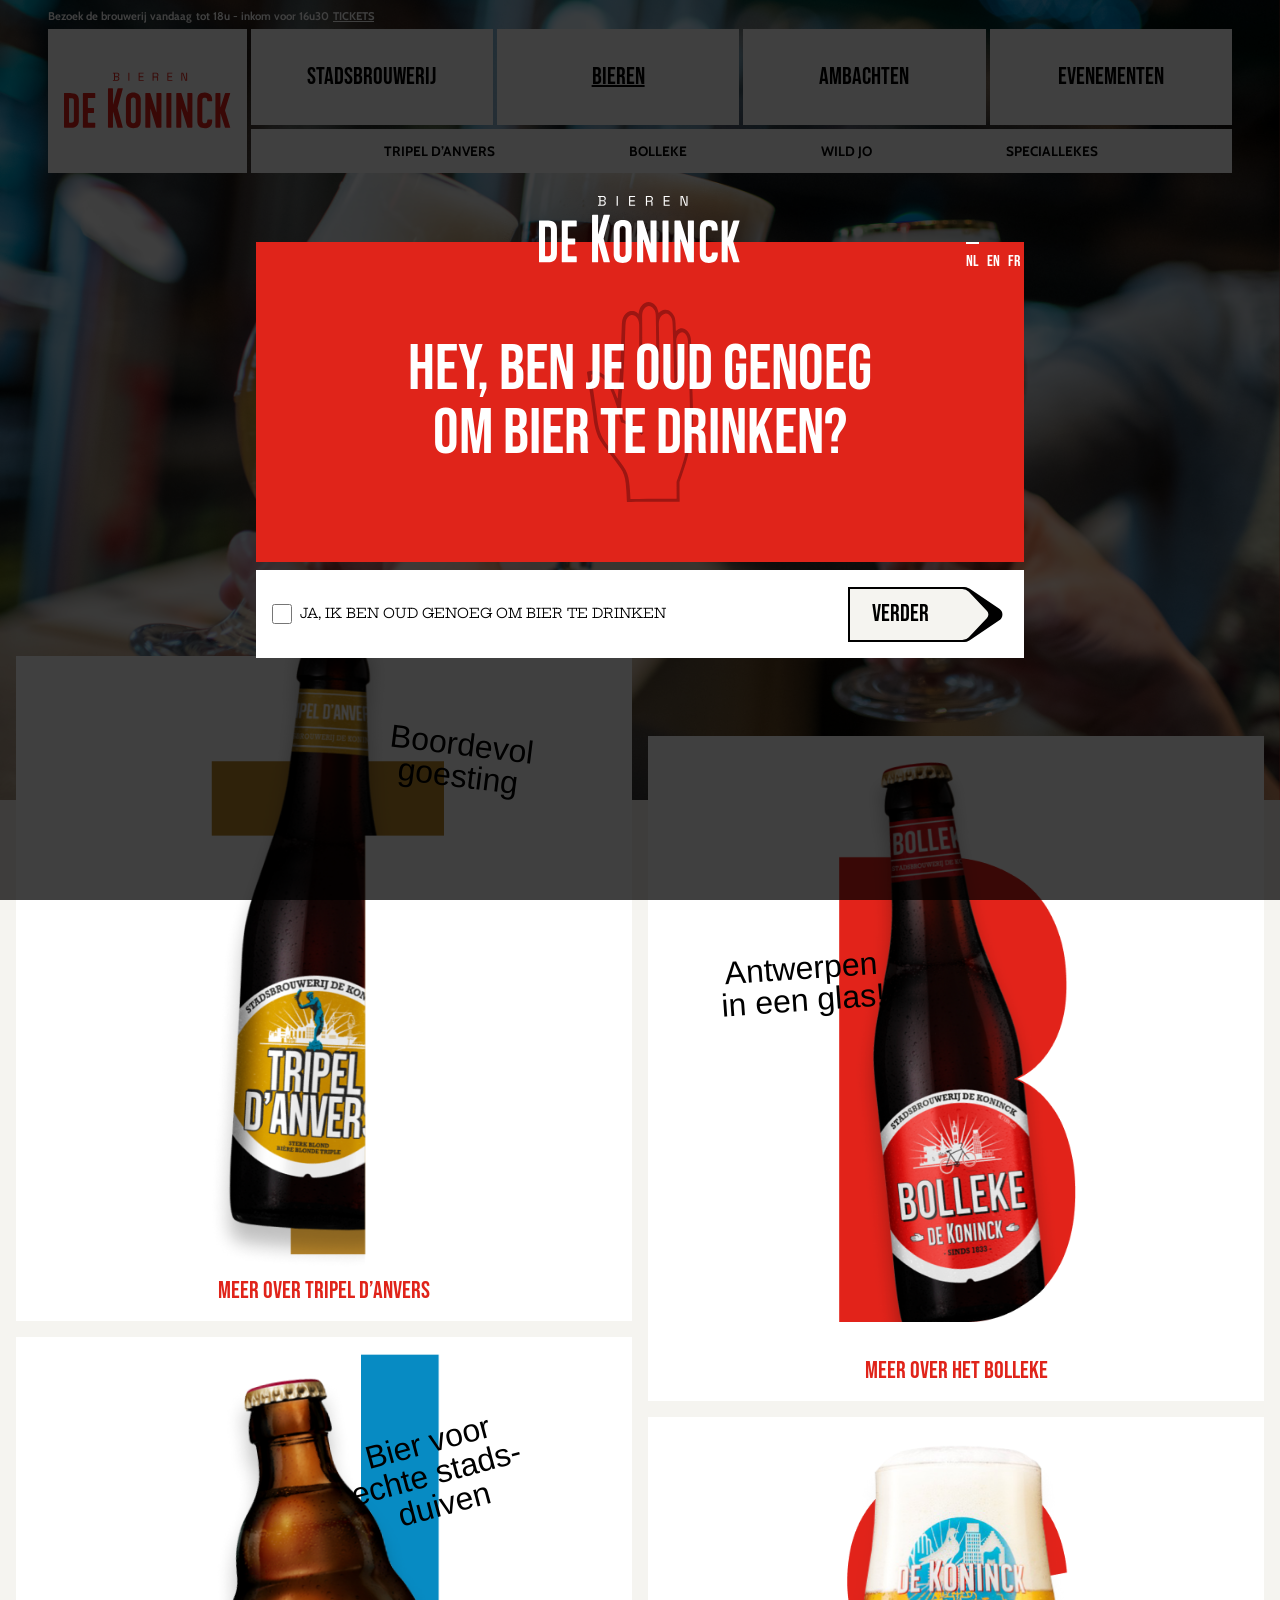
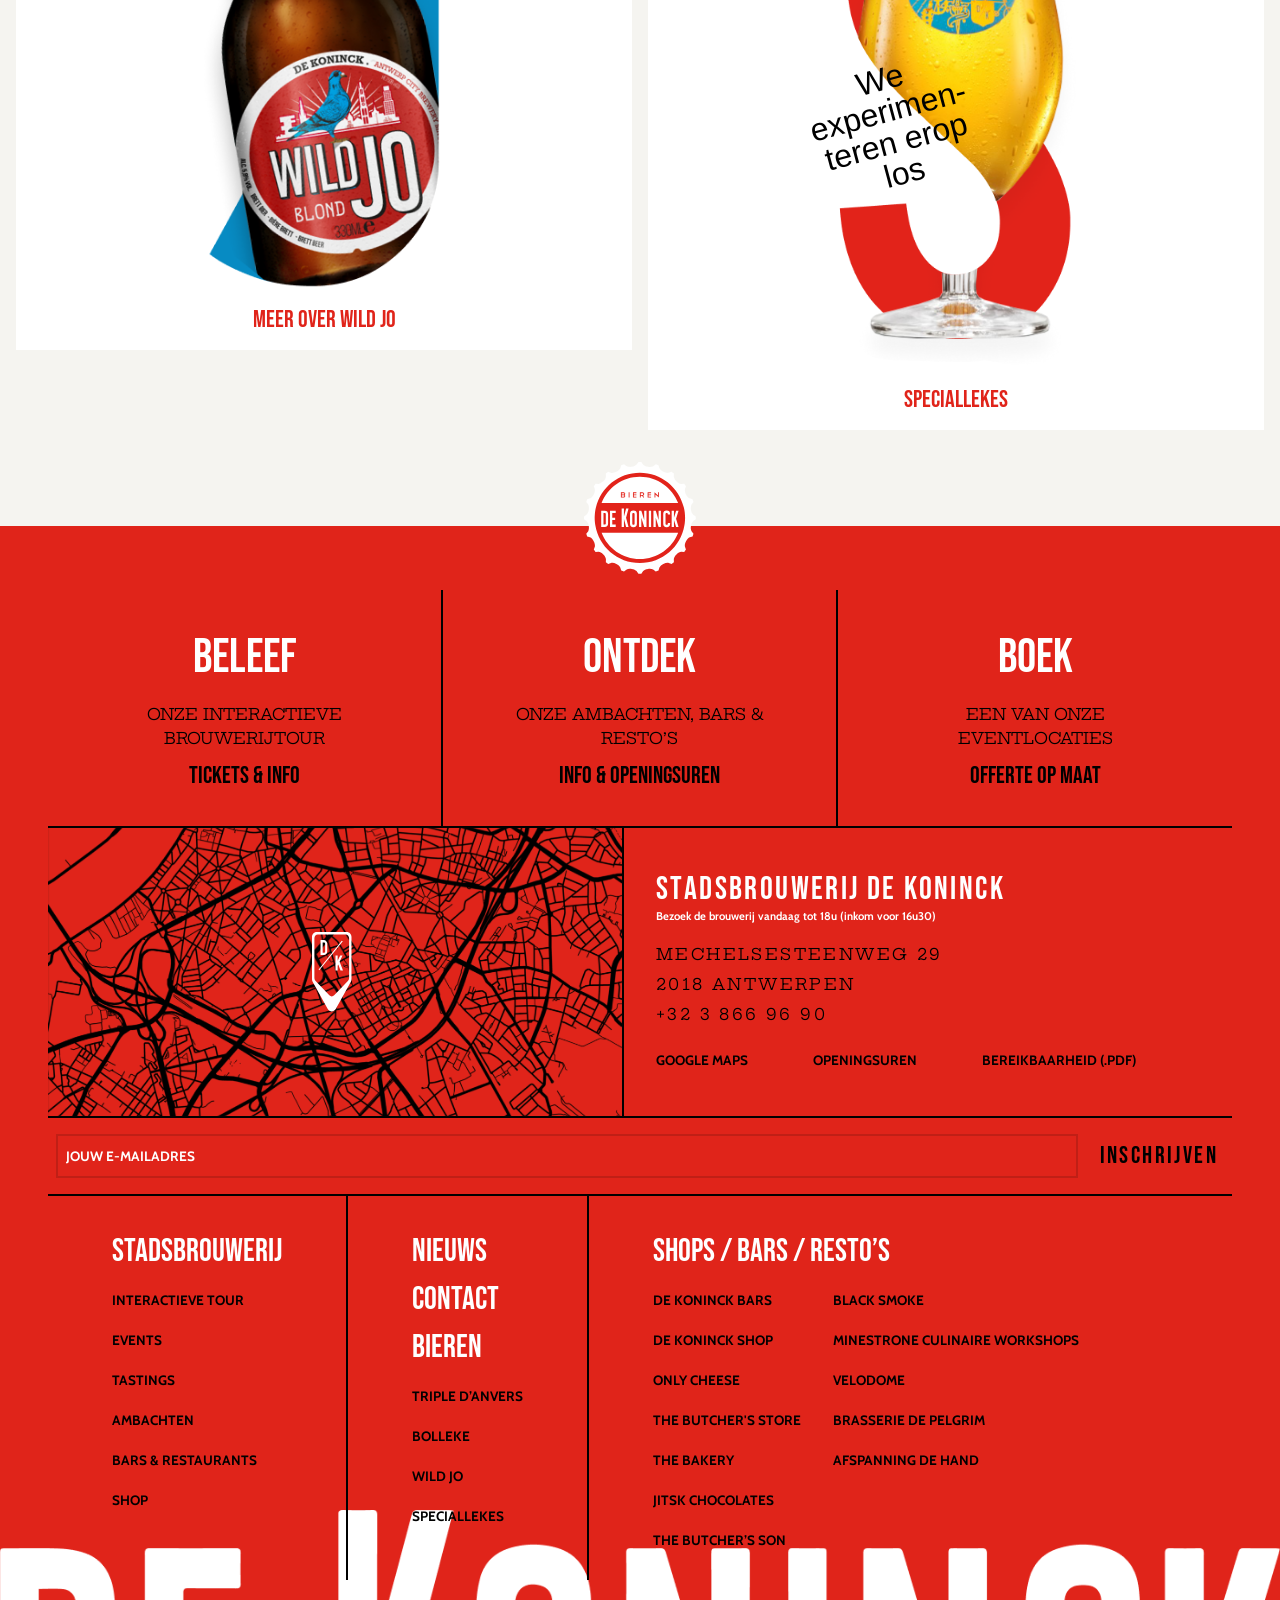
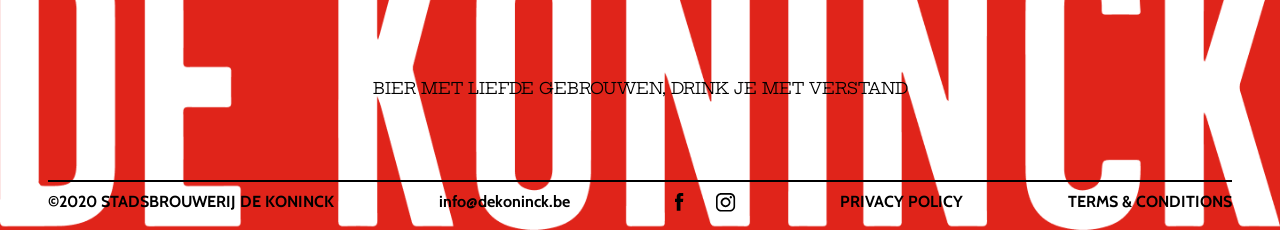
<file: bieren.html>
<!doctype html>
<html lang="en">
  <head>
    <meta charset="UTF-8" />
    <meta name="viewport" content="width=device-width, initial-scale=1.0" />
    <meta name="robots" content="noindex,nofollow" />
    <link rel="preconnect" href="https://fonts.googleapis.com" />
    <link rel="preconnect" href="https://fonts.gstatic.com" crossorigin />
    <link
      href="https://fonts.googleapis.com/css2?family=Bebas+Neue&family=Cabin:ital,wght@0,400..700;1,400..700&family=Hepta+Slab:wght@1..900&family=Permanent+Marker&display=swap"
      rel="stylesheet" />
    <link rel="stylesheet" href="static/css/reset.css" />
    <link rel="stylesheet" href="static/css/style.css" />
    <title>Bieren</title>
  </head>
  <body>
    <div class="overlay">
      <div class="modal">
        <div class="modal__content">
          <svg class="modal__logo" xmlns="http://www.w3.org/2000/svg" width="201" height="67" viewBox="0 0 201 67" fill="none">
            <path
              fill-rule="evenodd"
              clip-rule="evenodd"
              d="M111.52 47.5872C111.52 47.3444 111.52 47.1016 111.52 46.8588C111.517 39.7629 111.513 32.6669 111.51 25.571C111.51 24.582 111.512 24.5815 112.53 24.5815C113.911 24.5809 115.295 24.6191 116.674 24.5655C117.392 24.5382 117.579 24.769 117.577 25.4787C117.555 36.5794 117.561 47.6796 117.561 58.7803C117.561 61.0284 117.542 63.2771 117.58 65.5246C117.591 66.1835 117.37 66.3784 116.732 66.3625C115.234 66.3249 113.734 66.3317 112.236 66.3573C111.739 66.3659 111.476 66.2177 111.323 65.7201C109.159 58.7427 106.979 51.771 104.802 44.7982C104.638 44.2727 104.47 43.7483 104.168 43.253C104.168 44.1057 104.168 44.959 104.168 45.8117C104.172 52.3222 104.176 58.8328 104.179 65.3433C104.18 66.3477 104.177 66.3494 103.161 66.3505C101.756 66.3522 100.35 66.3271 98.9461 66.3619C98.3209 66.3773 98.098 66.2046 98.0991 65.5337C98.1219 54.1759 98.1185 42.8175 98.1208 31.4591C98.1208 29.4219 98.1373 27.3842 98.1054 25.3476C98.0968 24.7747 98.2587 24.5621 98.8498 24.5735C100.395 24.6026 101.941 24.5969 103.486 24.5667C104.004 24.5564 104.215 24.7605 104.364 25.2421C106.606 32.4646 108.868 39.6802 111.127 46.8976C111.201 47.1347 111.289 47.3678 111.372 47.6026C111.421 47.5975 111.471 47.5924 111.52 47.5872Z"
              fill="#E2231A" />
            <path
              fill-rule="evenodd"
              clip-rule="evenodd"
              d="M141.49 43.2279V44.7573C141.493 51.6879 141.49 58.6185 141.509 65.5491C141.511 66.1454 141.365 66.3853 140.725 66.3682C139.227 66.3272 137.728 66.3352 136.23 66.366C135.648 66.3779 135.455 66.1761 135.455 65.5965C135.467 52.1798 135.467 38.7637 135.455 25.347C135.454 24.7719 135.634 24.5604 136.216 24.5707C137.761 24.5975 139.307 24.5929 140.851 24.569C141.329 24.5616 141.56 24.7263 141.703 25.1897C143.448 30.8236 145.211 36.4524 146.97 42.0828C147.5 43.7808 148.029 45.4794 148.562 47.1763C148.601 47.3017 148.662 47.4203 148.873 47.5297V46.7426C148.871 39.6945 148.869 32.647 148.867 25.5996C148.866 24.5781 148.864 24.5781 149.853 24.5781C151.257 24.5781 152.663 24.6106 154.067 24.5644C154.76 24.5416 154.931 24.7981 154.93 25.4565C154.913 36.8588 154.917 48.2616 154.917 59.6645C154.917 61.6076 154.899 63.5519 154.937 65.4944C154.951 66.1801 154.706 66.3808 154.041 66.3625C152.543 66.3221 151.044 66.3375 149.546 66.362C149.068 66.3699 148.829 66.1967 148.688 65.7401C147.171 60.8438 145.639 55.9515 144.111 51.0586C143.294 48.4474 142.475 45.8374 141.657 43.2268C141.601 43.2274 141.546 43.2279 141.49 43.2279Z"
              fill="#E2231A" />
            <path
              fill-rule="evenodd"
              clip-rule="evenodd"
              d="M70.9769 18.906C70.7255 19.8699 70.5044 20.7466 70.2678 21.6192C68.4108 28.4649 66.5474 35.3089 64.7024 42.1581C64.6226 42.4545 64.6414 42.8118 64.7223 43.1111C66.731 50.5467 68.7545 57.9778 70.7723 65.4106C70.8435 65.6728 70.8834 65.9436 70.9655 66.3477C70.473 66.3477 70.0843 66.3477 69.695 66.3477C68.2671 66.3483 66.8381 66.33 65.4097 66.3597C64.8796 66.3711 64.626 66.2121 64.4778 65.6728C62.953 60.1193 61.4015 54.5732 59.8556 49.0254C59.6459 48.2724 59.4287 47.5212 59.0873 46.7904C59.0873 48.0228 59.0861 49.2551 59.0879 50.4869C59.0924 55.475 59.085 60.4636 59.1192 65.4511C59.1243 66.1642 58.9208 66.391 58.2066 66.3654C56.7799 66.3147 55.3492 66.3215 53.9219 66.362C53.2533 66.3819 53.0299 66.1625 53.0327 65.487C53.0527 60.3821 53.0396 55.2766 53.0402 50.1717C53.0419 40.1722 53.0459 30.1727 53.0493 20.1732C53.0493 19.9623 53.0664 19.7496 53.0476 19.541C52.998 18.9841 53.2528 18.8131 53.792 18.8228C55.2899 18.8508 56.7902 18.8684 58.2876 18.82C58.9642 18.7977 59.1095 19.0554 59.1078 19.671C59.0884 25.6657 59.0936 31.6609 59.0913 37.6562C59.0913 37.8637 59.0913 38.0706 59.24 38.3145C59.3461 37.9537 59.4572 37.5935 59.5581 37.231C61.1974 31.3452 62.8436 25.4605 64.4618 19.5684C64.614 19.0138 64.8483 18.8143 65.424 18.8268C67.0154 18.8604 68.6086 18.8325 70.2011 18.8354C70.4246 18.8359 70.648 18.8747 70.9769 18.906Z"
              fill="#E2231A" />
            <path
              fill-rule="evenodd"
              clip-rule="evenodd"
              d="M86.5964 45.4748C86.5964 42.5724 86.5964 39.6705 86.5964 36.7681C86.5964 35.4343 86.6152 34.0993 86.589 32.7661C86.561 31.3656 85.9209 30.4753 84.7735 30.1538C82.3453 29.4738 80.7322 30.6799 80.7208 33.1845C80.7202 33.2552 80.7214 33.3253 80.7214 33.3954C80.7237 39.4807 80.7271 45.566 80.7288 51.6508C80.7288 53.7809 80.7123 55.911 80.7276 58.0405C80.7362 59.1885 81.0873 60.1768 82.2518 60.6522C84.6356 61.6252 86.5947 60.3165 86.5952 57.7623C86.5964 53.6663 86.5952 49.5708 86.5964 45.4748ZM74.6896 45.4743C74.6891 41.2819 74.6429 37.089 74.7164 32.8978C74.7398 31.5811 74.9473 30.2302 75.3132 28.9653C76.0223 26.5143 77.7785 25.0415 80.2181 24.4042C82.4565 23.8188 84.7222 23.8125 86.9646 24.366C90.0466 25.1264 91.7925 27.175 92.3802 30.2416C92.5295 31.0202 92.619 31.8222 92.6207 32.6139C92.6384 41.1388 92.6583 49.6643 92.6047 58.1887C92.5968 59.4786 92.3511 60.8067 91.9766 62.0453C91.2635 64.404 89.5501 65.8358 87.204 66.4788C84.9 67.1097 82.5659 67.1172 80.2551 66.5181C77.2734 65.7452 75.5543 63.7513 74.9638 60.7708C74.8014 59.9488 74.7079 59.0995 74.7022 58.2616C74.6765 53.9992 74.6908 49.7367 74.6896 45.4743Z"
              fill="#E2231A" />
            <path
              fill-rule="evenodd"
              clip-rule="evenodd"
              d="M6.04259 30.6885V31.6113C6.04259 40.8823 6.04316 50.1528 6.04373 59.4239C6.04373 59.5641 5.99471 59.7374 6.05798 59.8383C6.17027 60.0155 6.34184 60.2658 6.50657 60.2806C7.11077 60.3336 7.72238 60.304 8.33114 60.304C11.1526 60.3028 11.9324 59.5299 11.9324 56.7283C11.9341 49.12 11.9353 41.511 11.9307 33.9027C11.9307 33.5065 11.9011 33.1053 11.8355 32.7154C11.6406 31.5657 10.9583 30.8099 9.80231 30.7113C8.59961 30.6087 7.38095 30.6885 6.04259 30.6885ZM0.0142709 45.4389C0.0142709 38.8132 0.0137009 32.1876 0.0142709 25.5619C0.0148409 24.5809 0.0165508 24.5803 0.966741 24.5803C3.72953 24.5803 6.4946 24.5074 9.2534 24.6123C10.6146 24.6636 12.0225 24.871 13.3055 25.3105C15.801 26.1649 17.1616 28.1149 17.6598 30.6491C17.857 31.6518 17.9379 32.6926 17.9408 33.7163C17.9624 41.5595 17.967 49.4027 17.9334 57.2453C17.9282 58.4047 17.8023 59.5903 17.5372 60.7172C16.8675 63.5609 15.0081 65.2971 12.1872 65.9675C11.2832 66.1824 10.3381 66.3066 9.40958 66.3232C6.55388 66.3733 3.69704 66.3374 0.841341 66.3687C0.205221 66.3756 -0.00168913 66.1829 2.08664e-05 65.5269C0.0228209 58.8311 0.0137009 52.1347 0.0142709 45.4389Z"
              fill="#E2231A" />
            <path
              fill-rule="evenodd"
              clip-rule="evenodd"
              d="M200.63 66.3527H198.52C197.373 66.3527 196.225 66.3237 195.078 66.3653C194.508 66.3858 194.256 66.1852 194.086 65.6408C192.461 60.4356 190.81 55.2383 189.165 50.0393C189.081 49.7743 188.987 49.5127 188.779 49.247C188.762 49.4346 188.727 49.6215 188.728 49.8091C188.731 55.0303 188.729 60.2515 188.755 65.4727C188.758 66.1276 188.585 66.3886 187.884 66.3658C186.411 66.318 184.935 66.3362 183.46 66.3636C182.893 66.3744 182.675 66.1937 182.676 65.6003C182.689 52.1848 182.692 38.7682 182.678 25.3526C182.677 24.7091 182.919 24.5586 183.506 24.5706C184.98 24.6014 186.456 24.6128 187.93 24.566C188.611 24.5449 188.751 24.8157 188.748 25.4302C188.726 30.604 188.731 35.7785 188.727 40.953C188.727 41.1764 188.727 41.3993 188.881 41.6552C189.017 41.2722 189.164 40.8925 189.287 40.5049C190.896 35.4171 192.508 30.3299 194.098 25.2358C194.248 24.7541 194.466 24.5586 194.983 24.5677C196.621 24.5974 198.261 24.5774 199.899 24.5831C200.101 24.5837 200.302 24.623 200.591 24.6532C200.517 24.9656 200.473 25.2101 200.401 25.4461C198.412 31.8877 196.414 38.3258 194.446 44.7731C194.32 45.1864 194.315 45.7045 194.441 46.1177C196.366 52.4305 198.322 58.7341 200.269 65.0412C200.383 65.4139 200.476 65.7936 200.63 66.3527Z"
              fill="#E2231A" />
            <path
              fill-rule="evenodd"
              clip-rule="evenodd"
              d="M160.844 45.4548C160.844 41.2408 160.808 37.0256 160.866 32.8127C160.882 31.6323 161.058 30.4261 161.36 29.2844C161.984 26.9246 163.502 25.3064 165.853 24.5734C168.543 23.7343 171.257 23.7383 173.933 24.6241C176.333 25.4176 177.826 27.1418 178.364 29.5637C178.68 30.987 178.667 32.4833 178.796 33.9476C178.83 34.3301 178.641 34.4999 178.256 34.4982C176.617 34.4925 174.979 34.4897 173.34 34.4988C172.921 34.5011 172.761 34.3238 172.755 33.9094C172.746 33.2796 172.753 32.6395 172.645 32.0227C172.461 30.9739 171.811 30.2802 170.745 30.1297C170.109 30.0397 169.434 30.0437 168.801 30.152C167.805 30.323 167.195 30.9859 167.006 31.9817C166.924 32.4149 166.899 32.8646 166.899 33.3069C166.893 41.4773 166.893 49.6477 166.895 57.8186C166.895 60.3648 169.03 61.6946 171.351 60.6042C172.377 60.1214 172.695 59.2203 172.753 58.1908C172.855 56.4096 172.842 56.4056 174.669 56.3999C175.817 56.3965 176.964 56.4056 178.111 56.4073C178.454 56.4079 178.783 56.4147 178.796 56.8924C178.852 58.8007 178.75 60.6886 178.005 62.4801C177.202 64.4118 175.787 65.7126 173.803 66.3407C171.307 67.1313 168.772 67.1564 166.254 66.4684C163.267 65.6527 161.638 63.5762 161.093 60.6082C160.921 59.6706 160.861 58.7016 160.855 57.7457C160.83 53.6491 160.844 49.5519 160.844 45.4548Z"
              fill="#E2231A" />
            <path
              fill-rule="evenodd"
              clip-rule="evenodd"
              d="M22.7801 45.4478C22.7801 38.7748 22.7881 32.1018 22.7676 25.4294C22.7659 24.8075 22.9095 24.5653 23.5759 24.5687C28.0481 24.5921 32.5197 24.5887 36.9919 24.5681C37.5893 24.5653 37.7586 24.7842 37.7483 25.3479C37.7215 26.8692 37.717 28.3923 37.7489 29.913C37.7609 30.4847 37.5454 30.6181 37.0102 30.6124C34.529 30.5868 32.0466 30.6113 29.5648 30.5868C29.0148 30.5811 28.7805 30.6991 28.7857 31.3141C28.813 34.7791 28.8142 38.2447 28.7885 41.7098C28.7834 42.3305 29.0285 42.4445 29.5757 42.4376C31.5422 42.4126 33.5092 42.4462 35.4757 42.4177C36.0919 42.4086 36.288 42.6149 36.272 43.2305C36.2333 44.7279 36.2361 46.2276 36.2715 47.7255C36.2851 48.3206 36.0674 48.4882 35.498 48.4808C33.532 48.4534 31.565 48.4865 29.5985 48.4563C29.0011 48.4472 28.7765 48.613 28.7817 49.2457C28.809 52.664 28.8113 56.0823 28.7845 59.5006C28.7794 60.1498 28.984 60.3305 29.6236 60.3208C32.0814 60.2843 34.5404 60.3197 36.9988 60.2895C37.5899 60.2821 37.7654 60.4787 37.7535 61.0538C37.7215 62.5752 37.729 64.0976 37.7518 65.6195C37.7603 66.1536 37.5916 66.3651 37.029 66.3628C32.5334 66.3469 28.0378 66.344 23.5428 66.3674C22.8987 66.3708 22.7676 66.1234 22.7687 65.5369C22.7858 58.8405 22.7801 52.1442 22.7801 45.4478Z"
              fill="#E2231A" />
            <path
              fill-rule="evenodd"
              clip-rule="evenodd"
              d="M123.52 45.4361C123.52 38.7409 123.525 32.0457 123.509 25.3505C123.508 24.7873 123.647 24.5525 124.251 24.5673C125.701 24.6026 127.153 24.577 128.604 24.5827C129.538 24.5867 129.538 24.5924 129.538 25.5112C129.538 38.6206 129.54 51.7306 129.534 64.8401C129.534 66.5193 129.806 66.3443 127.99 66.3517C126.773 66.3568 125.555 66.3232 124.339 66.3654C123.69 66.3882 123.506 66.1693 123.508 65.5218C123.529 58.8271 123.521 52.1313 123.52 45.4361Z"
              fill="#E2231A" />
            <path d="M141.534 9.74855V0H143.804L147.202 9.01045H147.383V0H148.539V9.74855H146.269L142.885 0.724179H142.69V9.74855H141.534Z" fill="#E2231A" />
            <path d="M124.687 9.74855V0H130.689V1.05841H125.856V4.31722H130.299V5.37563H125.856V8.69014H130.758V9.74855H124.687Z" fill="#E2231A" />
            <path
              d="M106.901 9.74855V0H110.842C111.446 0 111.975 0.10677 112.43 0.32031C112.894 0.524565 113.256 0.821664 113.516 1.21161C113.776 1.59226 113.906 2.05184 113.906 2.59033V2.74352C113.906 3.38414 113.753 3.89014 113.446 4.26151C113.14 4.63288 112.778 4.88356 112.36 5.01354V5.20851C112.694 5.2178 112.968 5.32921 113.182 5.54275C113.405 5.747 113.516 6.05803 113.516 6.47582V9.74855H112.36V6.61509C112.36 6.33656 112.281 6.12302 112.123 5.97447C111.975 5.82592 111.747 5.75165 111.441 5.75165H108.071V9.74855H106.901ZM108.071 4.69323H110.731C111.371 4.69323 111.863 4.54004 112.207 4.23366C112.56 3.91799 112.736 3.48163 112.736 2.92457V2.82708C112.736 2.27002 112.564 1.8383 112.221 1.53192C111.877 1.21625 111.381 1.05841 110.731 1.05841H108.071V4.69323Z"
              fill="#E2231A" />
            <path d="M90.0537 9.74855V0H96.056V1.05841H91.2235V4.31722H95.6661V5.37563H91.2235V8.69014H96.1257V9.74855H90.0537Z" fill="#E2231A" />
            <path d="M77.6538 9.74855V0H78.8236V9.74855H77.6538Z" fill="#E2231A" />
            <path
              d="M58.9868 9.74855V8.70406H60.3516V1.04449H58.9868V0H63.875C64.4414 0 64.9427 0.102128 65.3791 0.306383C65.8247 0.510639 66.1682 0.798453 66.4096 1.16983C66.6603 1.53192 66.7857 1.95899 66.7857 2.45106V2.56248C66.7857 3.01741 66.6975 3.39342 66.5211 3.69052C66.3447 3.97834 66.1358 4.2058 65.8944 4.37292C65.653 4.53076 65.4162 4.64681 65.1841 4.72108V4.91606C65.4162 4.97176 65.6576 5.08317 65.9083 5.25029C66.159 5.40812 66.3679 5.63559 66.535 5.93269C66.7114 6.22979 66.7996 6.6058 66.7996 7.06074V7.2C66.7996 7.72921 66.6696 8.18878 66.4096 8.57872C66.159 8.95938 65.8108 9.25184 65.3652 9.45609C64.9288 9.65107 64.4274 9.74855 63.8611 9.74855H58.9868ZM61.5214 8.69014H63.7358C64.3485 8.69014 64.8174 8.54623 65.1423 8.25842C65.4673 7.9706 65.6298 7.58066 65.6298 7.08859V6.96325C65.6298 6.47118 65.4673 6.08124 65.1423 5.79343C64.8174 5.50561 64.3485 5.3617 63.7358 5.3617H61.5214V8.69014ZM61.5214 4.30329H63.7775C64.3346 4.30329 64.7802 4.16402 65.1145 3.88549C65.4487 3.59768 65.6158 3.22166 65.6158 2.75745V2.61818C65.6158 2.14468 65.4487 1.76867 65.1145 1.49014C64.7895 1.20232 64.3439 1.05841 63.7775 1.05841H61.5214V4.30329Z"
              fill="#E2231A" />
          </svg>
          <ul class="modal__languages">
            <li class="languages__item">nl</li>
            <li class="languages__item">en</li>
            <li class="languages__item">fr</li>
          </ul>
          <h1 class="modal__title">HEY, BEN JE OUD GENOEG OM BIER TE DRINKEN?</h1>
        </div>
        <form class="modal__form">
          <div class="modal__item">
            <input class="modal__input" type="checkbox" id="age" data-status="false" required />
            <label class="modal__label" for="age">ja, ik ben oud genoeg om bier te drinken</label>
          </div>
          <button class="modal__button" type="submit">VERDER</button>
        </form>
      </div>
    </div>

    <header>
      <div class="top">
        <p class="top__text">Bezoek de brouwerij vandaag<span>tot 18u - inkom voor 16u30</span><a href="#">Tickets</a></p>
        <button class="top__button"></button>
      </div>
      <nav class="nav">
        <a class="nav__logo" href="index.html">
          <svg xmlns="http://www.w3.org/2000/svg" width="201" height="67" viewBox="0 0 201 67" fill="none">
            <path
              fill-rule="evenodd"
              clip-rule="evenodd"
              d="M111.52 47.5872C111.52 47.3444 111.52 47.1016 111.52 46.8588C111.517 39.7629 111.513 32.6669 111.51 25.571C111.51 24.582 111.512 24.5815 112.53 24.5815C113.911 24.5809 115.295 24.6191 116.674 24.5655C117.392 24.5382 117.579 24.769 117.577 25.4787C117.555 36.5794 117.561 47.6796 117.561 58.7803C117.561 61.0284 117.542 63.2771 117.58 65.5246C117.591 66.1835 117.37 66.3784 116.732 66.3625C115.234 66.3249 113.734 66.3317 112.236 66.3573C111.739 66.3659 111.476 66.2177 111.323 65.7201C109.159 58.7427 106.979 51.771 104.802 44.7982C104.638 44.2727 104.47 43.7483 104.168 43.253C104.168 44.1057 104.168 44.959 104.168 45.8117C104.172 52.3222 104.176 58.8328 104.179 65.3433C104.18 66.3477 104.177 66.3494 103.161 66.3505C101.756 66.3522 100.35 66.3271 98.9461 66.3619C98.3209 66.3773 98.098 66.2046 98.0991 65.5337C98.1219 54.1759 98.1185 42.8175 98.1208 31.4591C98.1208 29.4219 98.1373 27.3842 98.1054 25.3476C98.0968 24.7747 98.2587 24.5621 98.8498 24.5735C100.395 24.6026 101.941 24.5969 103.486 24.5667C104.004 24.5564 104.215 24.7605 104.364 25.2421C106.606 32.4646 108.868 39.6802 111.127 46.8976C111.201 47.1347 111.289 47.3678 111.372 47.6026C111.421 47.5975 111.471 47.5924 111.52 47.5872Z"
              fill="#E2231A" />
            <path
              fill-rule="evenodd"
              clip-rule="evenodd"
              d="M141.49 43.2279V44.7573C141.493 51.6879 141.49 58.6185 141.509 65.5491C141.511 66.1454 141.365 66.3853 140.725 66.3682C139.227 66.3272 137.728 66.3352 136.23 66.366C135.648 66.3779 135.455 66.1761 135.455 65.5965C135.467 52.1798 135.467 38.7637 135.455 25.347C135.454 24.7719 135.634 24.5604 136.216 24.5707C137.761 24.5975 139.307 24.5929 140.851 24.569C141.329 24.5616 141.56 24.7263 141.703 25.1897C143.448 30.8236 145.211 36.4524 146.97 42.0828C147.5 43.7808 148.029 45.4794 148.562 47.1763C148.601 47.3017 148.662 47.4203 148.873 47.5297V46.7426C148.871 39.6945 148.869 32.647 148.867 25.5996C148.866 24.5781 148.864 24.5781 149.853 24.5781C151.257 24.5781 152.663 24.6106 154.067 24.5644C154.76 24.5416 154.931 24.7981 154.93 25.4565C154.913 36.8588 154.917 48.2616 154.917 59.6645C154.917 61.6076 154.899 63.5519 154.937 65.4944C154.951 66.1801 154.706 66.3808 154.041 66.3625C152.543 66.3221 151.044 66.3375 149.546 66.362C149.068 66.3699 148.829 66.1967 148.688 65.7401C147.171 60.8438 145.639 55.9515 144.111 51.0586C143.294 48.4474 142.475 45.8374 141.657 43.2268C141.601 43.2274 141.546 43.2279 141.49 43.2279Z"
              fill="#E2231A" />
            <path
              fill-rule="evenodd"
              clip-rule="evenodd"
              d="M70.9769 18.906C70.7255 19.8699 70.5044 20.7466 70.2678 21.6192C68.4108 28.4649 66.5474 35.3089 64.7024 42.1581C64.6226 42.4545 64.6414 42.8118 64.7223 43.1111C66.731 50.5467 68.7545 57.9778 70.7723 65.4106C70.8435 65.6728 70.8834 65.9436 70.9655 66.3477C70.473 66.3477 70.0843 66.3477 69.695 66.3477C68.2671 66.3483 66.8381 66.33 65.4097 66.3597C64.8796 66.3711 64.626 66.2121 64.4778 65.6728C62.953 60.1193 61.4015 54.5732 59.8556 49.0254C59.6459 48.2724 59.4287 47.5212 59.0873 46.7904C59.0873 48.0228 59.0861 49.2551 59.0879 50.4869C59.0924 55.475 59.085 60.4636 59.1192 65.4511C59.1243 66.1642 58.9208 66.391 58.2066 66.3654C56.7799 66.3147 55.3492 66.3215 53.9219 66.362C53.2533 66.3819 53.0299 66.1625 53.0327 65.487C53.0527 60.3821 53.0396 55.2766 53.0402 50.1717C53.0419 40.1722 53.0459 30.1727 53.0493 20.1732C53.0493 19.9623 53.0664 19.7496 53.0476 19.541C52.998 18.9841 53.2528 18.8131 53.792 18.8228C55.2899 18.8508 56.7902 18.8684 58.2876 18.82C58.9642 18.7977 59.1095 19.0554 59.1078 19.671C59.0884 25.6657 59.0936 31.6609 59.0913 37.6562C59.0913 37.8637 59.0913 38.0706 59.24 38.3145C59.3461 37.9537 59.4572 37.5935 59.5581 37.231C61.1974 31.3452 62.8436 25.4605 64.4618 19.5684C64.614 19.0138 64.8483 18.8143 65.424 18.8268C67.0154 18.8604 68.6086 18.8325 70.2011 18.8354C70.4246 18.8359 70.648 18.8747 70.9769 18.906Z"
              fill="#E2231A" />
            <path
              fill-rule="evenodd"
              clip-rule="evenodd"
              d="M86.5964 45.4748C86.5964 42.5724 86.5964 39.6705 86.5964 36.7681C86.5964 35.4343 86.6152 34.0993 86.589 32.7661C86.561 31.3656 85.9209 30.4753 84.7735 30.1538C82.3453 29.4738 80.7322 30.6799 80.7208 33.1845C80.7202 33.2552 80.7214 33.3253 80.7214 33.3954C80.7237 39.4807 80.7271 45.566 80.7288 51.6508C80.7288 53.7809 80.7123 55.911 80.7276 58.0405C80.7362 59.1885 81.0873 60.1768 82.2518 60.6522C84.6356 61.6252 86.5947 60.3165 86.5952 57.7623C86.5964 53.6663 86.5952 49.5708 86.5964 45.4748ZM74.6896 45.4743C74.6891 41.2819 74.6429 37.089 74.7164 32.8978C74.7398 31.5811 74.9473 30.2302 75.3132 28.9653C76.0223 26.5143 77.7785 25.0415 80.2181 24.4042C82.4565 23.8188 84.7222 23.8125 86.9646 24.366C90.0466 25.1264 91.7925 27.175 92.3802 30.2416C92.5295 31.0202 92.619 31.8222 92.6207 32.6139C92.6384 41.1388 92.6583 49.6643 92.6047 58.1887C92.5968 59.4786 92.3511 60.8067 91.9766 62.0453C91.2635 64.404 89.5501 65.8358 87.204 66.4788C84.9 67.1097 82.5659 67.1172 80.2551 66.5181C77.2734 65.7452 75.5543 63.7513 74.9638 60.7708C74.8014 59.9488 74.7079 59.0995 74.7022 58.2616C74.6765 53.9992 74.6908 49.7367 74.6896 45.4743Z"
              fill="#E2231A" />
            <path
              fill-rule="evenodd"
              clip-rule="evenodd"
              d="M6.04259 30.6885V31.6113C6.04259 40.8823 6.04316 50.1528 6.04373 59.4239C6.04373 59.5641 5.99471 59.7374 6.05798 59.8383C6.17027 60.0155 6.34184 60.2658 6.50657 60.2806C7.11077 60.3336 7.72238 60.304 8.33114 60.304C11.1526 60.3028 11.9324 59.5299 11.9324 56.7283C11.9341 49.12 11.9353 41.511 11.9307 33.9027C11.9307 33.5065 11.9011 33.1053 11.8355 32.7154C11.6406 31.5657 10.9583 30.8099 9.80231 30.7113C8.59961 30.6087 7.38095 30.6885 6.04259 30.6885ZM0.0142709 45.4389C0.0142709 38.8132 0.0137009 32.1876 0.0142709 25.5619C0.0148409 24.5809 0.0165508 24.5803 0.966741 24.5803C3.72953 24.5803 6.4946 24.5074 9.2534 24.6123C10.6146 24.6636 12.0225 24.871 13.3055 25.3105C15.801 26.1649 17.1616 28.1149 17.6598 30.6491C17.857 31.6518 17.9379 32.6926 17.9408 33.7163C17.9624 41.5595 17.967 49.4027 17.9334 57.2453C17.9282 58.4047 17.8023 59.5903 17.5372 60.7172C16.8675 63.5609 15.0081 65.2971 12.1872 65.9675C11.2832 66.1824 10.3381 66.3066 9.40958 66.3232C6.55388 66.3733 3.69704 66.3374 0.841341 66.3687C0.205221 66.3756 -0.00168913 66.1829 2.08664e-05 65.5269C0.0228209 58.8311 0.0137009 52.1347 0.0142709 45.4389Z"
              fill="#E2231A" />
            <path
              fill-rule="evenodd"
              clip-rule="evenodd"
              d="M200.63 66.3527H198.52C197.373 66.3527 196.225 66.3237 195.078 66.3653C194.508 66.3858 194.256 66.1852 194.086 65.6408C192.461 60.4356 190.81 55.2383 189.165 50.0393C189.081 49.7743 188.987 49.5127 188.779 49.247C188.762 49.4346 188.727 49.6215 188.728 49.8091C188.731 55.0303 188.729 60.2515 188.755 65.4727C188.758 66.1276 188.585 66.3886 187.884 66.3658C186.411 66.318 184.935 66.3362 183.46 66.3636C182.893 66.3744 182.675 66.1937 182.676 65.6003C182.689 52.1848 182.692 38.7682 182.678 25.3526C182.677 24.7091 182.919 24.5586 183.506 24.5706C184.98 24.6014 186.456 24.6128 187.93 24.566C188.611 24.5449 188.751 24.8157 188.748 25.4302C188.726 30.604 188.731 35.7785 188.727 40.953C188.727 41.1764 188.727 41.3993 188.881 41.6552C189.017 41.2722 189.164 40.8925 189.287 40.5049C190.896 35.4171 192.508 30.3299 194.098 25.2358C194.248 24.7541 194.466 24.5586 194.983 24.5677C196.621 24.5974 198.261 24.5774 199.899 24.5831C200.101 24.5837 200.302 24.623 200.591 24.6532C200.517 24.9656 200.473 25.2101 200.401 25.4461C198.412 31.8877 196.414 38.3258 194.446 44.7731C194.32 45.1864 194.315 45.7045 194.441 46.1177C196.366 52.4305 198.322 58.7341 200.269 65.0412C200.383 65.4139 200.476 65.7936 200.63 66.3527Z"
              fill="#E2231A" />
            <path
              fill-rule="evenodd"
              clip-rule="evenodd"
              d="M160.844 45.4548C160.844 41.2408 160.808 37.0256 160.866 32.8127C160.882 31.6323 161.058 30.4261 161.36 29.2844C161.984 26.9246 163.502 25.3064 165.853 24.5734C168.543 23.7343 171.257 23.7383 173.933 24.6241C176.333 25.4176 177.826 27.1418 178.364 29.5637C178.68 30.987 178.667 32.4833 178.796 33.9476C178.83 34.3301 178.641 34.4999 178.256 34.4982C176.617 34.4925 174.979 34.4897 173.34 34.4988C172.921 34.5011 172.761 34.3238 172.755 33.9094C172.746 33.2796 172.753 32.6395 172.645 32.0227C172.461 30.9739 171.811 30.2802 170.745 30.1297C170.109 30.0397 169.434 30.0437 168.801 30.152C167.805 30.323 167.195 30.9859 167.006 31.9817C166.924 32.4149 166.899 32.8646 166.899 33.3069C166.893 41.4773 166.893 49.6477 166.895 57.8186C166.895 60.3648 169.03 61.6946 171.351 60.6042C172.377 60.1214 172.695 59.2203 172.753 58.1908C172.855 56.4096 172.842 56.4056 174.669 56.3999C175.817 56.3965 176.964 56.4056 178.111 56.4073C178.454 56.4079 178.783 56.4147 178.796 56.8924C178.852 58.8007 178.75 60.6886 178.005 62.4801C177.202 64.4118 175.787 65.7126 173.803 66.3407C171.307 67.1313 168.772 67.1564 166.254 66.4684C163.267 65.6527 161.638 63.5762 161.093 60.6082C160.921 59.6706 160.861 58.7016 160.855 57.7457C160.83 53.6491 160.844 49.5519 160.844 45.4548Z"
              fill="#E2231A" />
            <path
              fill-rule="evenodd"
              clip-rule="evenodd"
              d="M22.7801 45.4478C22.7801 38.7748 22.7881 32.1018 22.7676 25.4294C22.7659 24.8075 22.9095 24.5653 23.5759 24.5687C28.0481 24.5921 32.5197 24.5887 36.9919 24.5681C37.5893 24.5653 37.7586 24.7842 37.7483 25.3479C37.7215 26.8692 37.717 28.3923 37.7489 29.913C37.7609 30.4847 37.5454 30.6181 37.0102 30.6124C34.529 30.5868 32.0466 30.6113 29.5648 30.5868C29.0148 30.5811 28.7805 30.6991 28.7857 31.3141C28.813 34.7791 28.8142 38.2447 28.7885 41.7098C28.7834 42.3305 29.0285 42.4445 29.5757 42.4376C31.5422 42.4126 33.5092 42.4462 35.4757 42.4177C36.0919 42.4086 36.288 42.6149 36.272 43.2305C36.2333 44.7279 36.2361 46.2276 36.2715 47.7255C36.2851 48.3206 36.0674 48.4882 35.498 48.4808C33.532 48.4534 31.565 48.4865 29.5985 48.4563C29.0011 48.4472 28.7765 48.613 28.7817 49.2457C28.809 52.664 28.8113 56.0823 28.7845 59.5006C28.7794 60.1498 28.984 60.3305 29.6236 60.3208C32.0814 60.2843 34.5404 60.3197 36.9988 60.2895C37.5899 60.2821 37.7654 60.4787 37.7535 61.0538C37.7215 62.5752 37.729 64.0976 37.7518 65.6195C37.7603 66.1536 37.5916 66.3651 37.029 66.3628C32.5334 66.3469 28.0378 66.344 23.5428 66.3674C22.8987 66.3708 22.7676 66.1234 22.7687 65.5369C22.7858 58.8405 22.7801 52.1442 22.7801 45.4478Z"
              fill="#E2231A" />
            <path
              fill-rule="evenodd"
              clip-rule="evenodd"
              d="M123.52 45.4361C123.52 38.7409 123.525 32.0457 123.509 25.3505C123.508 24.7873 123.647 24.5525 124.251 24.5673C125.701 24.6026 127.153 24.577 128.604 24.5827C129.538 24.5867 129.538 24.5924 129.538 25.5112C129.538 38.6206 129.54 51.7306 129.534 64.8401C129.534 66.5193 129.806 66.3443 127.99 66.3517C126.773 66.3568 125.555 66.3232 124.339 66.3654C123.69 66.3882 123.506 66.1693 123.508 65.5218C123.529 58.8271 123.521 52.1313 123.52 45.4361Z"
              fill="#E2231A" />
            <path d="M141.534 9.74855V0H143.804L147.202 9.01045H147.383V0H148.539V9.74855H146.269L142.885 0.724179H142.69V9.74855H141.534Z" fill="#E2231A" />
            <path d="M124.687 9.74855V0H130.689V1.05841H125.856V4.31722H130.299V5.37563H125.856V8.69014H130.758V9.74855H124.687Z" fill="#E2231A" />
            <path
              d="M106.901 9.74855V0H110.842C111.446 0 111.975 0.10677 112.43 0.32031C112.894 0.524565 113.256 0.821664 113.516 1.21161C113.776 1.59226 113.906 2.05184 113.906 2.59033V2.74352C113.906 3.38414 113.753 3.89014 113.446 4.26151C113.14 4.63288 112.778 4.88356 112.36 5.01354V5.20851C112.694 5.2178 112.968 5.32921 113.182 5.54275C113.405 5.747 113.516 6.05803 113.516 6.47582V9.74855H112.36V6.61509C112.36 6.33656 112.281 6.12302 112.123 5.97447C111.975 5.82592 111.747 5.75165 111.441 5.75165H108.071V9.74855H106.901ZM108.071 4.69323H110.731C111.371 4.69323 111.863 4.54004 112.207 4.23366C112.56 3.91799 112.736 3.48163 112.736 2.92457V2.82708C112.736 2.27002 112.564 1.8383 112.221 1.53192C111.877 1.21625 111.381 1.05841 110.731 1.05841H108.071V4.69323Z"
              fill="#E2231A" />
            <path d="M90.0537 9.74855V0H96.056V1.05841H91.2235V4.31722H95.6661V5.37563H91.2235V8.69014H96.1257V9.74855H90.0537Z" fill="#E2231A" />
            <path d="M77.6538 9.74855V0H78.8236V9.74855H77.6538Z" fill="#E2231A" />
            <path
              d="M58.9868 9.74855V8.70406H60.3516V1.04449H58.9868V0H63.875C64.4414 0 64.9427 0.102128 65.3791 0.306383C65.8247 0.510639 66.1682 0.798453 66.4096 1.16983C66.6603 1.53192 66.7857 1.95899 66.7857 2.45106V2.56248C66.7857 3.01741 66.6975 3.39342 66.5211 3.69052C66.3447 3.97834 66.1358 4.2058 65.8944 4.37292C65.653 4.53076 65.4162 4.64681 65.1841 4.72108V4.91606C65.4162 4.97176 65.6576 5.08317 65.9083 5.25029C66.159 5.40812 66.3679 5.63559 66.535 5.93269C66.7114 6.22979 66.7996 6.6058 66.7996 7.06074V7.2C66.7996 7.72921 66.6696 8.18878 66.4096 8.57872C66.159 8.95938 65.8108 9.25184 65.3652 9.45609C64.9288 9.65107 64.4274 9.74855 63.8611 9.74855H58.9868ZM61.5214 8.69014H63.7358C64.3485 8.69014 64.8174 8.54623 65.1423 8.25842C65.4673 7.9706 65.6298 7.58066 65.6298 7.08859V6.96325C65.6298 6.47118 65.4673 6.08124 65.1423 5.79343C64.8174 5.50561 64.3485 5.3617 63.7358 5.3617H61.5214V8.69014ZM61.5214 4.30329H63.7775C64.3346 4.30329 64.7802 4.16402 65.1145 3.88549C65.4487 3.59768 65.6158 3.22166 65.6158 2.75745V2.61818C65.6158 2.14468 65.4487 1.76867 65.1145 1.49014C64.7895 1.20232 64.3439 1.05841 63.7775 1.05841H61.5214V4.30329Z"
              fill="#E2231A" />
          </svg>
        </a>
        <ul class="nav__primary">
          <li class="primary__item">
            <a class="primary__link" href="index.html">stadsbrouwerij</a>
            <ul class="nav__secondary">
              <li><a class="secondary__link" href="#">Interactieve tour</a></li>
              <li><a class="secondary__link" href="#">Tastings</a></li>
              <li><a class="secondary__link" href="#">Nieuws</a></li>
              <li><a class="secondary__link" href="#">Contact</a></li>
              <li><a class="secondary__link" href="#">Tickets</a></li>
            </ul>
          </li>
          <li class="primary__item primary__item--active">
            <a class="primary__link" href="bieren.html">bieren</a>
            <ul class="nav__secondary">
              <li><a class="secondary__link" href="#">Tripel d’Anvers</a></li>
              <li><a class="secondary__link" href="bolleke.html">Bolleke</a></li>
              <li><a class="secondary__link" href="#">Wild Jo</a></li>
              <li><a class="secondary__link" href="#">Speciallekes</a></li>
            </ul>
          </li>
          <li class="primary__item">
            <a class="primary__link" href="#">ambachten</a>
            <ul class="nav__secondary">
              <li><a class="secondary__link" href="#">Smakelijke ambachten & Winkels</a></li>
              <li><a class="secondary__link" href="#">Bars & Restaurants</a></li>
            </ul>
          </li>
          <li class="primary__item">
            <a class="primary__link" href="#">evenementen</a>
            <ul class="nav__secondary">
              <li><a class="secondary__link" href="kalender.html">Kalender</a></li>
              <li><a class="secondary__link" href="#">Privéfeesten</a></li>
              <li><a class="secondary__link" href="#">Bedrijfsevents</a></li>
            </ul>
          </li>
        </ul>
        <ul class="nav__tertiary">
          <li class="tertiary__item tertiary__item--social">
            <a class="tertiary__link" href="https://www.facebook.com/BrouwerijDeKoninck/" target="_blank">
              <svg xmlns="http://www.w3.org/2000/svg" width="9" height="18" viewBox="0 0 9 18" fill="none">
                <path
                  fill-rule="evenodd"
                  clip-rule="evenodd"
                  d="M5.46386 5.77875V3.92651C5.46386 3.2309 5.92451 3.06873 6.24895 3.06873C6.57266 3.06873 8.24027 3.06873 8.24027 3.06873V0.010713L5.49782 0C2.45344 0 1.76063 2.28077 1.76063 3.74032V5.77875H0V8.92986H1.76063C1.76063 12.9738 1.76063 17.8464 1.76063 17.8464H5.46386C5.46386 17.8464 5.46386 12.9258 5.46386 8.92986H7.96271L8.28567 5.77875H5.46386Z"
                  fill="white" />
              </svg>
            </a>
          </li>
          <li class="tertiary__item tertiary__item--social">
            <a class="tertiary__link" href="https://www.instagram.com/dekoninck/" target="_blank">
              <svg xmlns="http://www.w3.org/2000/svg" width="20" height="19" viewBox="0 0 20 19" fill="none">
                <path
                  d="M13.9551 0C16.8534 0 19.2155 2.29096 19.1084 5.10156V13.4297C19.1083 16.2404 16.746 18.5303 13.8477 18.5303H5.25977C2.36158 18.5301 0.000143174 16.2403 0 13.4297V5.10156C0.000253485 2.29105 2.3617 0.000155033 5.36719 0H13.9551ZM5.25977 1.66602C3.22056 1.66627 1.61069 3.33159 1.61035 5.20508V13.5332C1.61035 15.511 3.32766 17.073 5.25977 17.0732H13.8486C15.8881 17.073 17.498 15.407 17.498 13.5332V5.20508C17.4977 3.22752 15.7806 1.66624 13.8486 1.66602H5.25977ZM9.66211 4.47656C12.3453 4.47692 14.5991 6.66298 14.4922 9.36914C14.4922 11.9716 12.2382 14.1579 9.55469 14.1582C6.87094 14.1582 4.61621 11.9717 4.61621 9.36914C4.61659 6.66275 6.87125 4.47656 9.66211 4.47656ZM9.66211 6.24609C7.94474 6.24609 6.44181 7.59972 6.44141 9.36914C6.44141 11.0348 7.83716 12.4922 9.66211 12.4922C11.3795 12.4919 12.8818 11.0346 12.8818 9.36914C12.8814 7.70395 11.3792 6.2464 9.66211 6.24609ZM14.8145 3.12402C15.1363 3.12405 15.4582 3.22757 15.6729 3.43555C15.8875 3.64371 15.9951 3.9563 15.9951 4.26855C15.9951 4.58087 15.8876 4.89335 15.6729 5.10156C15.4582 5.30966 15.1364 5.41403 14.8145 5.41406C14.4924 5.41406 14.1698 5.30977 13.9551 5.10156C13.7405 4.89335 13.6338 4.58076 13.6338 4.26855C13.6338 3.95632 13.7404 3.64371 13.9551 3.43555C14.1698 3.22734 14.4924 3.12402 14.8145 3.12402Z"
                  fill="white" />
              </svg>
            </a>
          </li>
          <li class="tertiary__item">
            <a class="tertiary__link" href="#">Tickets</a>
          </li>
        </ul>
        <ul class="header__copyright">
          <li><a class="copyright__link" href="#">©2020 STADSBROUWERIJ DE KONINCK</a></li>
          <li><a class="copyright__link" href="#">TERMS & CONDITIONS</a></li>
          <li><a class="copyright__link" href="#">PRIVACY POLICY</a></li>
          <li><a class="copyright__link" href="#">INFO@DEKONINCK.BE</a></li>
        </ul>
      </nav>
    </header>

    <main>
      <div class="hero">
        <div class="hero__content hero__content--bieren">
          <h1 class="hero__title">BIEREN</h1>
        </div>
        <picture class="hero__background">
          <source src="static/images/backgrounds/hero/bieren.avif" type="image/avif" />
          <source src="static/images/backgrounds/hero/bieren.webp" type="image/webp" />
          <img src="static/images/backgrounds/hero/bieren.png" alt="Een afbeelding die meerdere bieren toont van de brouwerij." />
        </picture>
      </div>
      <ul class="beers__list beers__list--bieren">
        <li class="beers__item beers__item--bieren">
          <div class="beers__content beers__content--bieren">
            <div class="beers__image beers__image--bieren">
              <img src="static/images/bieren/tripel-anvers.png" alt="Tripel d’Anvers" />
              <p class="image__text image__text--tripel">Boordevol goesting</p>
            </div>
            <a class="beers__link beers__link--bieren" href="#">MEER OVER TRIPEL D’ANVERS</a>
          </div>
        </li>
        <li class="beers__item beers__item--bieren">
          <div class="beers__content beers__content--bieren">
            <div class="beers__image beers__image--bieren">
              <img src="static/images/bieren/bolleke.png" alt="Bolleke" />
              <p class="image__text image__text--bolleke">Antwerpen in een glas!</p>
            </div>
            <a class="beers__link beers__link--bieren" href="bolleke.html">MEER OVER HET BOLLEKE</a>
          </div>
        </li>
        <li class="beers__item beers__item--bieren">
          <div class="beers__content beers__content--bieren">
            <div class="beers__image beers__image--bieren">
              <img src="static/images/bieren/wild-jo.png" alt="Wild Jo" />
              <p class="image__text image__text--jo">Bier voor echte stads- duiven</p>
            </div>
            <a class="beers__link beers__link--bieren" href="#">MEER OVER Wild Jo</a>
          </div>
        </li>
        <li class="beers__item beers__item--bieren">
          <div class="beers__content beers__content--bieren">
            <div class="beers__image beers__image--bieren">
              <img src="static/images/bieren/speciallekes.png" alt="Speciallekes" />
              <p class="image__text image__text--speciallekes">We experimen- teren erop los</p>
            </div>
            <a class="beers__link beers__link--bieren" href="#">SPECIALLEKES</a>
          </div>
        </li>
      </ul>
    </main>

    <footer>
      <div class="footer-container">
        <img class="footer__icon" src="static/images/icons/bottlecap.svg" alt="Flessen dop van de Koninck." />
        <ul class="menu">
          <li class="menu__item">
            <h2 class="menu__heading">BELEEF</h2>
            <p class="menu__text">ONZE INTERACTIEVE BROUWERIJTOUR</p>
            <a class="menu__link" href="#">Tickets & Info</a>
          </li>
          <li class="menu__item">
            <h2 class="menu__heading">ontdek</h2>
            <p class="menu__text">ONZE AMBACHTEN, BARS & RESTO’S</p>
            <a class="menu__link" href="#">INFO & OPENINGSUREN</a>
          </li>
          <li class="menu__item">
            <h2 class="menu__heading">Boek</h2>
            <p class="menu__text">Een van onze eventlocaties</p>
            <a class="menu__link" href="#">Offerte op maat</a>
          </li>
        </ul>
        <ul class="address">
          <li class="address__item">
            <picture>
              <img class="address__img" src="static/images/backgrounds/footer/map.png" alt="Een kaartje met het address van de brouwerij." />
            </picture>
            <img class="address__pointer" src="static/images/icons/map-pointer.svg" alt="Icoontje voor het address aan te duiden." />
          </li>
          <li class="address__item">
            <div class="address__title">
              <h3 class="address__heading">STADSBROUWERIJ DE KONINCK</h3>
              <p class="address__subheading">Bezoek de brouwerij vandaag tot 18u (inkom voor 16u30)</p>
            </div>
            <p class="address__text">Mechelsesteenweg 29<br />2018 Antwerpen<br />+32 3 866 96 90</p>
            <ul class="address__cta">
              <li><a href="#">GOOGLE MAPS</a></li>
              <li><a href="#">OPENINGSUREN</a></li>
              <li><a href="#">BEREIKBAARHEID (.PDF)</a></li>
            </ul>
          </li>
        </ul>
        <form class="form" action="#">
          <label class="visually-hidden" for="newsletter">Schrijf je in voor onze nieuwsbrief</label>
          <input class="form__input" type="text" name="newsletter" id="newsletter" placeholder="JOUW E-MAILADRES" />
          <button class="form__button" type="submit">Inschrijven</button>
        </form>
        <ul class="pages">
          <li class="page">
            <h3 class="page__heading">STADSBROUWERIJ</h3>
            <ul class="page__links">
              <li><a href="#">INTERACTIEVE TOUR</a></li>
              <li><a href="#">EVENTS</a></li>
              <li><a href="#">TASTINGS</a></li>
              <li><a href="#">AMBACHTEN</a></li>
              <li><a href="#">BARS & RESTAURANTS</a></li>
              <li><a href="#">SHOP</a></li>
            </ul>
          </li>
          <li class="page">
            <h3 class="page__heading">NIEUWS</h3>
            <h3 class="page__heading">CONTACT</h3>
            <h3 class="page__heading">BIEREN</h3>
            <ul class="page__links">
              <li><a href="#">Triple d’anvers</a></li>
              <li><a href="#">Bolleke</a></li>
              <li><a href="#">wild jo</a></li>
              <li><a href="#">Speciallekes</a></li>
            </ul>
          </li>
          <li class="page">
            <h3 class="page__heading">SHOPS / BARS / RESTO’S</h3>
            <div class="page__collection">
              <ul class="page__links">
                <li><a href="#">De Koninck Bars</a></li>
                <li><a href="#">De Koninck Shop</a></li>
                <li><a href="#">Only Cheese</a></li>
                <li><a href="#">The Butcher's Store</a></li>
                <li><a href="#">The Bakery</a></li>
                <li><a href="#">Jitsk Chocolates</a></li>
                <li><a href="#">The Butcher’s Son</a></li>
              </ul>
              <ul class="page__links">
                <li><a href="#">Black Smoke</a></li>
                <li><a href="#">Minestrone culinaire workshops</a></li>
                <li><a href="#">VelodomE</a></li>
                <li><a href="#">Brasserie De Pelgrim</a></li>
                <li><a href="#">Afspanning De Hand</a></li>
              </ul>
            </div>
          </li>
        </ul>
        <div class="copyright">
          <p class="copyright__text">Bier met liefde gebrouwen, drink je met verstand</p>
          <ul class="copyright__menu">
            <li><a href="#">©2020 STADSBROUWERIJ DE KONINCK</a></li>
            <li><a href="#">info@dekoninck.be</a></li>
            <li>
              <ul class="socials">
                <li>
                  <a href="https://www.facebook.com/BrouwerijDeKoninck/" target="_blank">
                    <svg xmlns="http://www.w3.org/2000/svg" width="9" height="18" viewBox="0 0 9 18" fill="none">
                      <path
                        fill-rule="evenodd"
                        clip-rule="evenodd"
                        d="M5.46386 5.77875V3.92651C5.46386 3.2309 5.92451 3.06873 6.24895 3.06873C6.57266 3.06873 8.24027 3.06873 8.24027 3.06873V0.010713L5.49782 0C2.45344 0 1.76063 2.28077 1.76063 3.74032V5.77875H0V8.92986H1.76063C1.76063 12.9738 1.76063 17.8464 1.76063 17.8464H5.46386C5.46386 17.8464 5.46386 12.9258 5.46386 8.92986H7.96271L8.28567 5.77875H5.46386Z"
                        fill="white" />
                    </svg>
                  </a>
                </li>
                <li>
                  <a href="https://www.instagram.com/dekoninck/" target="_blank">
                    <svg xmlns="http://www.w3.org/2000/svg" width="20" height="19" viewBox="0 0 20 19" fill="none">
                      <path
                        d="M13.9551 0C16.8534 0 19.2155 2.29096 19.1084 5.10156V13.4297C19.1083 16.2404 16.746 18.5303 13.8477 18.5303H5.25977C2.36158 18.5301 0.000143174 16.2403 0 13.4297V5.10156C0.000253485 2.29105 2.3617 0.000155033 5.36719 0H13.9551ZM5.25977 1.66602C3.22056 1.66627 1.61069 3.33159 1.61035 5.20508V13.5332C1.61035 15.511 3.32766 17.073 5.25977 17.0732H13.8486C15.8881 17.073 17.498 15.407 17.498 13.5332V5.20508C17.4977 3.22752 15.7806 1.66624 13.8486 1.66602H5.25977ZM9.66211 4.47656C12.3453 4.47692 14.5991 6.66298 14.4922 9.36914C14.4922 11.9716 12.2382 14.1579 9.55469 14.1582C6.87094 14.1582 4.61621 11.9717 4.61621 9.36914C4.61659 6.66275 6.87125 4.47656 9.66211 4.47656ZM9.66211 6.24609C7.94474 6.24609 6.44181 7.59972 6.44141 9.36914C6.44141 11.0348 7.83716 12.4922 9.66211 12.4922C11.3795 12.4919 12.8818 11.0346 12.8818 9.36914C12.8814 7.70395 11.3792 6.2464 9.66211 6.24609ZM14.8145 3.12402C15.1363 3.12405 15.4582 3.22757 15.6729 3.43555C15.8875 3.64371 15.9951 3.9563 15.9951 4.26855C15.9951 4.58087 15.8876 4.89335 15.6729 5.10156C15.4582 5.30966 15.1364 5.41403 14.8145 5.41406C14.4924 5.41406 14.1698 5.30977 13.9551 5.10156C13.7405 4.89335 13.6338 4.58076 13.6338 4.26855C13.6338 3.95632 13.7404 3.64371 13.9551 3.43555C14.1698 3.22734 14.4924 3.12402 14.8145 3.12402Z"
                        fill="white" />
                    </svg>
                  </a>
                </li>
              </ul>
            </li>
            <li><a href="#">PRIVACY POLICY</a></li>
            <li><a href="#">TERMS & CONDITIONS</a></li>
          </ul>
        </div>
      </div>
    </footer>

    <!-- Javascript -->
    <script src="static/js/navigation.js"></script>
    <script src="static/js/modal.js"></script>
  </body>
</html>
</file>
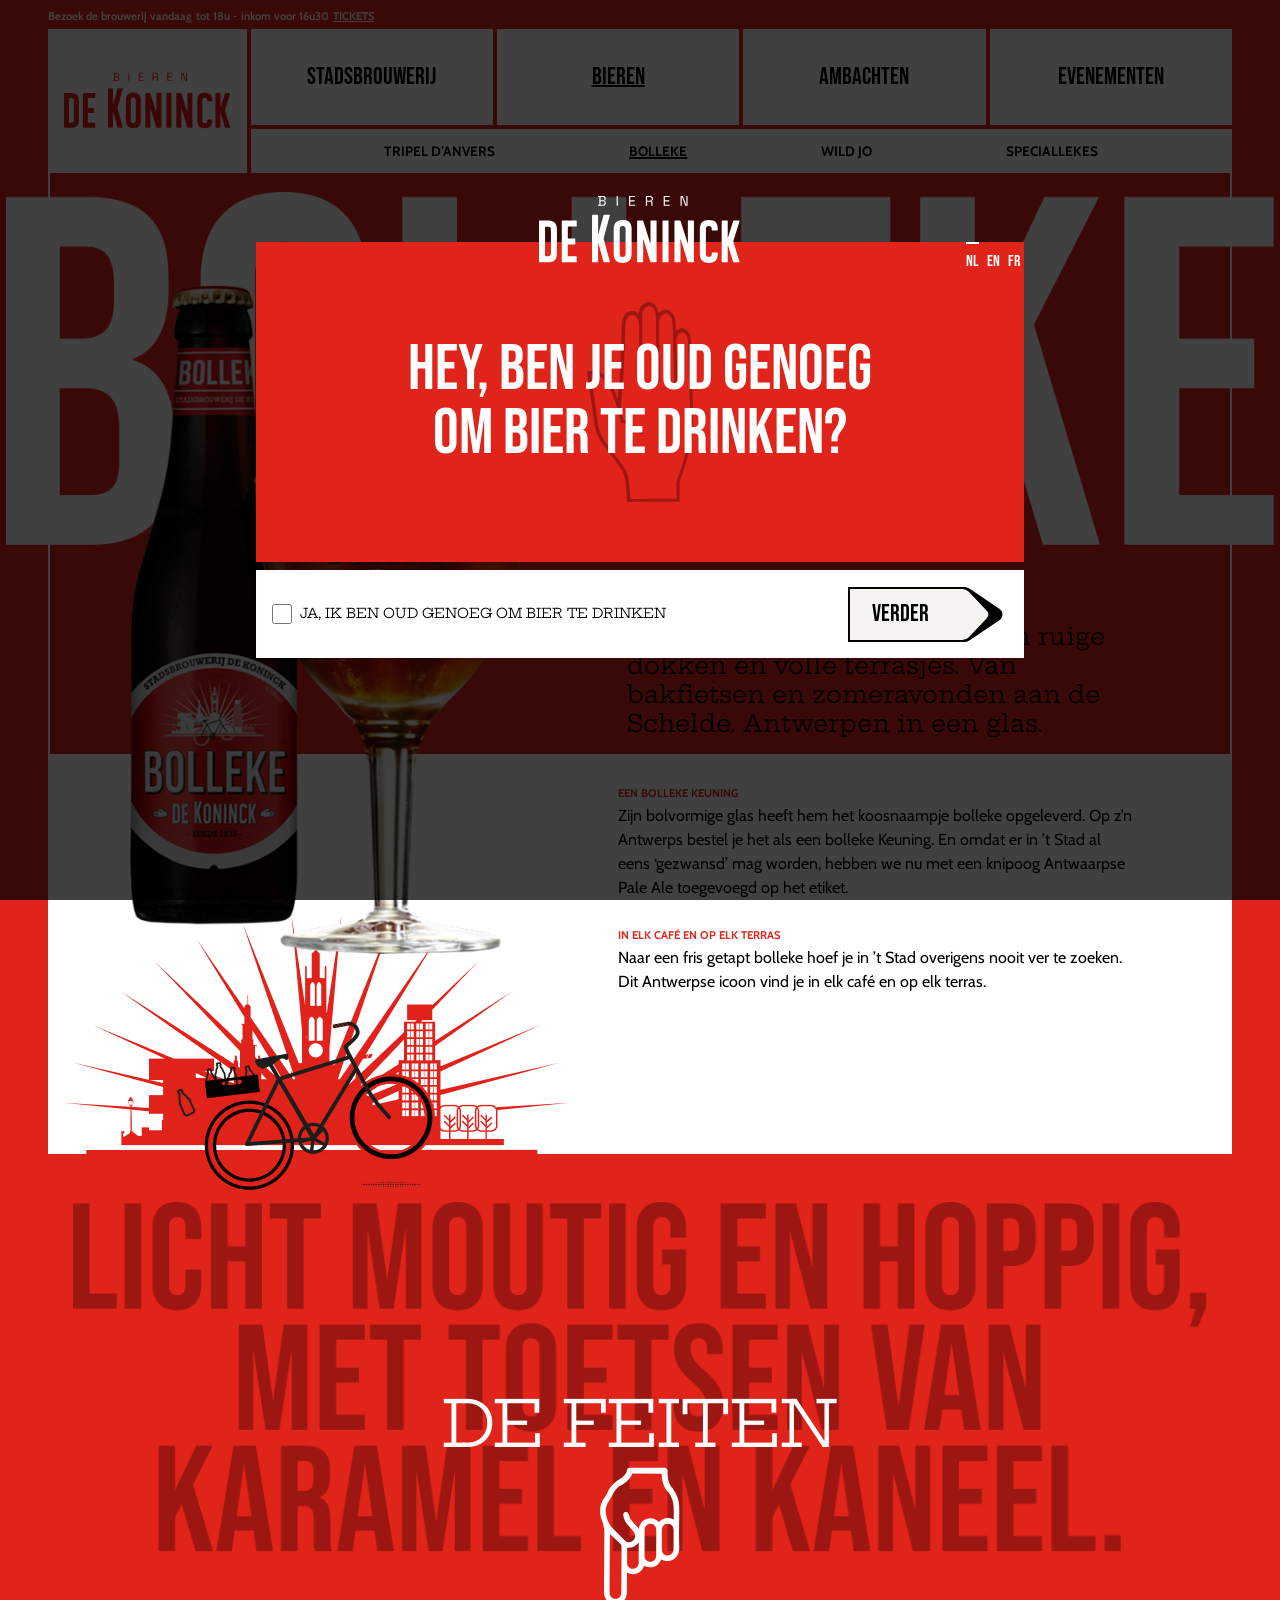
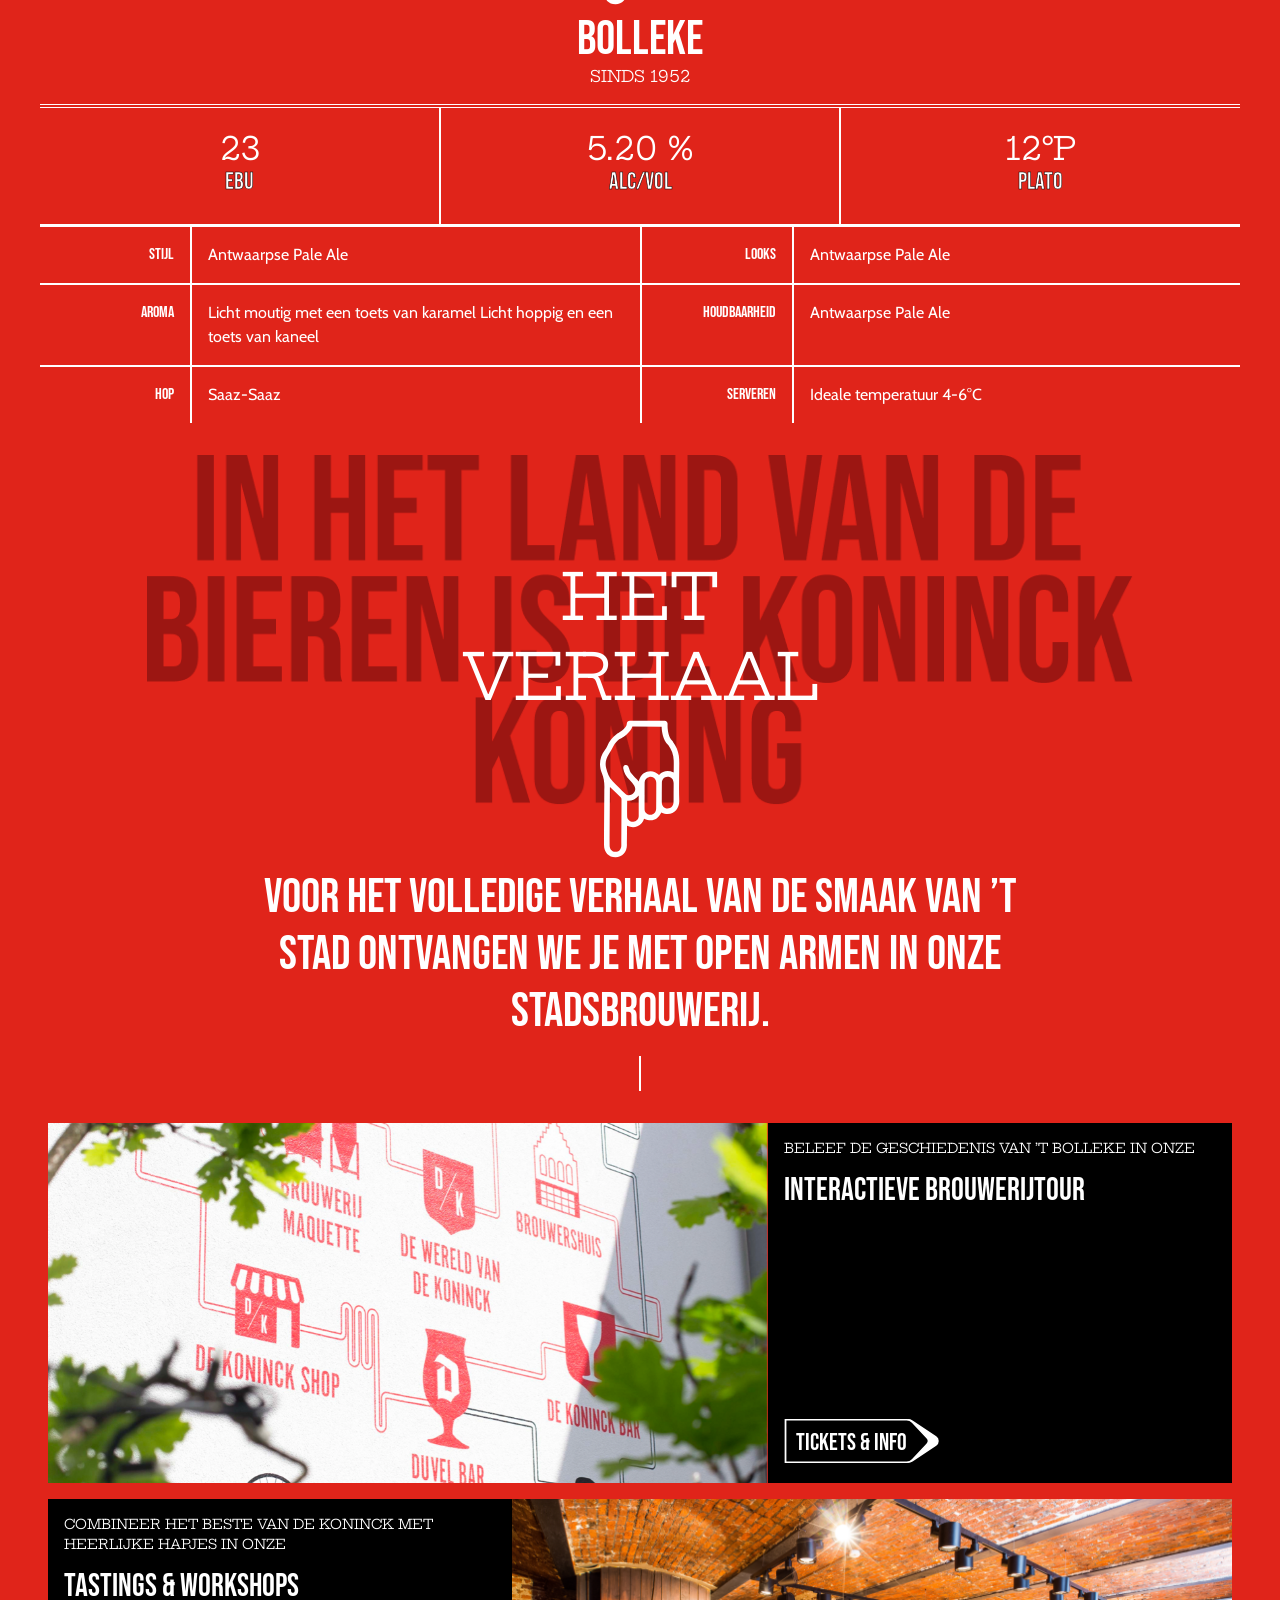
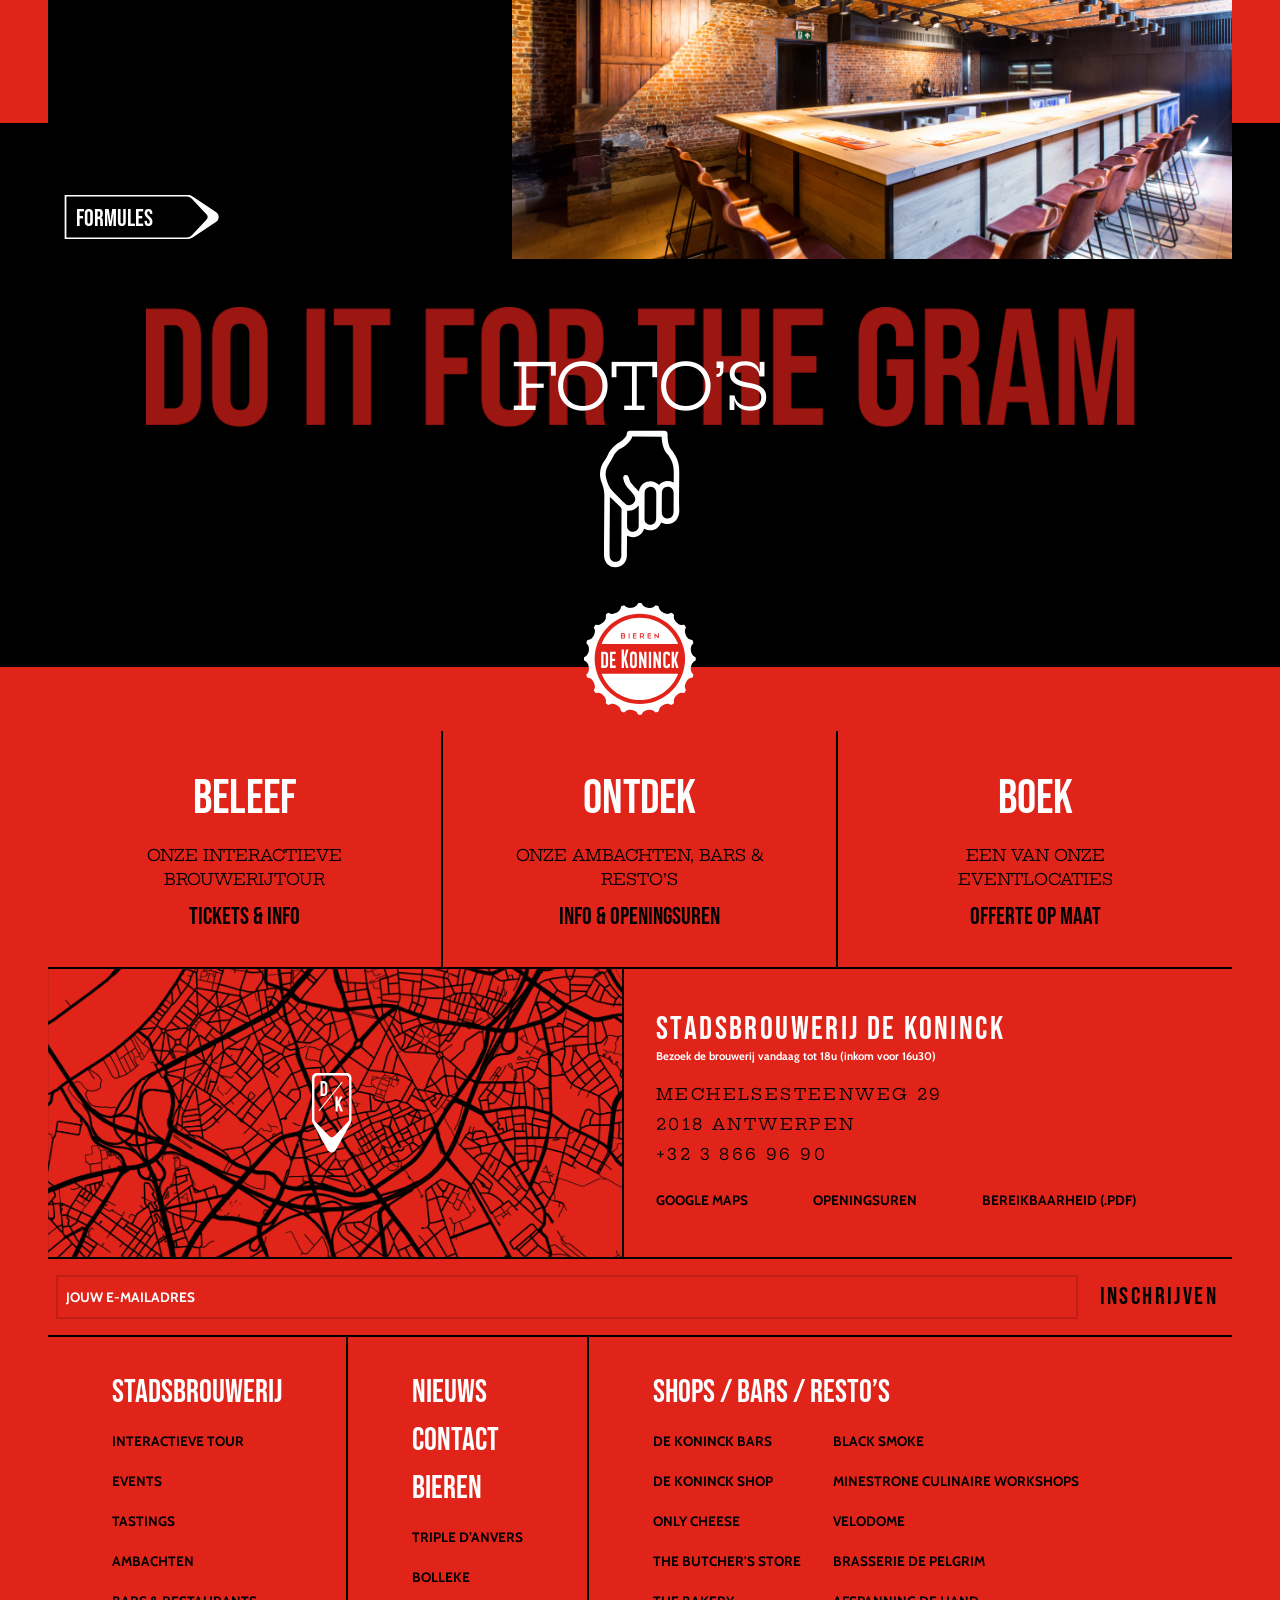
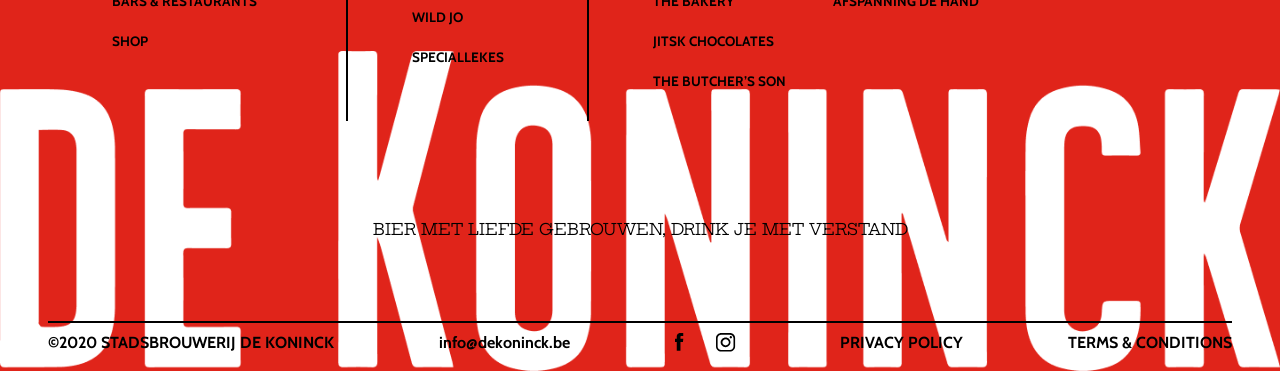
<file: bolleke.html>
<!doctype html>
<html lang="en">
  <head>
    <meta charset="UTF-8" />
    <meta name="viewport" content="width=device-width, initial-scale=1.0" />
    <meta name="robots" content="noindex,nofollow" />
    <link rel="preconnect" href="https://fonts.googleapis.com" />
    <link rel="preconnect" href="https://fonts.gstatic.com" crossorigin />
    <link
      href="https://fonts.googleapis.com/css2?family=Bebas+Neue&family=Cabin:ital,wght@0,400..700;1,400..700&family=Hepta+Slab:wght@1..900&family=Permanent+Marker&display=swap"
      rel="stylesheet" />
    <link rel="stylesheet" href="static/css/reset.css" />
    <link rel="stylesheet" href="static/css/style.css" />
    <title>Bolleke</title>
  </head>
  <body class="body--bolleke">
    <div class="overlay">
      <div class="modal">
        <div class="modal__content">
          <svg class="modal__logo" xmlns="http://www.w3.org/2000/svg" width="201" height="67" viewBox="0 0 201 67" fill="none">
            <path
              fill-rule="evenodd"
              clip-rule="evenodd"
              d="M111.52 47.5872C111.52 47.3444 111.52 47.1016 111.52 46.8588C111.517 39.7629 111.513 32.6669 111.51 25.571C111.51 24.582 111.512 24.5815 112.53 24.5815C113.911 24.5809 115.295 24.6191 116.674 24.5655C117.392 24.5382 117.579 24.769 117.577 25.4787C117.555 36.5794 117.561 47.6796 117.561 58.7803C117.561 61.0284 117.542 63.2771 117.58 65.5246C117.591 66.1835 117.37 66.3784 116.732 66.3625C115.234 66.3249 113.734 66.3317 112.236 66.3573C111.739 66.3659 111.476 66.2177 111.323 65.7201C109.159 58.7427 106.979 51.771 104.802 44.7982C104.638 44.2727 104.47 43.7483 104.168 43.253C104.168 44.1057 104.168 44.959 104.168 45.8117C104.172 52.3222 104.176 58.8328 104.179 65.3433C104.18 66.3477 104.177 66.3494 103.161 66.3505C101.756 66.3522 100.35 66.3271 98.9461 66.3619C98.3209 66.3773 98.098 66.2046 98.0991 65.5337C98.1219 54.1759 98.1185 42.8175 98.1208 31.4591C98.1208 29.4219 98.1373 27.3842 98.1054 25.3476C98.0968 24.7747 98.2587 24.5621 98.8498 24.5735C100.395 24.6026 101.941 24.5969 103.486 24.5667C104.004 24.5564 104.215 24.7605 104.364 25.2421C106.606 32.4646 108.868 39.6802 111.127 46.8976C111.201 47.1347 111.289 47.3678 111.372 47.6026C111.421 47.5975 111.471 47.5924 111.52 47.5872Z"
              fill="#E2231A" />
            <path
              fill-rule="evenodd"
              clip-rule="evenodd"
              d="M141.49 43.2279V44.7573C141.493 51.6879 141.49 58.6185 141.509 65.5491C141.511 66.1454 141.365 66.3853 140.725 66.3682C139.227 66.3272 137.728 66.3352 136.23 66.366C135.648 66.3779 135.455 66.1761 135.455 65.5965C135.467 52.1798 135.467 38.7637 135.455 25.347C135.454 24.7719 135.634 24.5604 136.216 24.5707C137.761 24.5975 139.307 24.5929 140.851 24.569C141.329 24.5616 141.56 24.7263 141.703 25.1897C143.448 30.8236 145.211 36.4524 146.97 42.0828C147.5 43.7808 148.029 45.4794 148.562 47.1763C148.601 47.3017 148.662 47.4203 148.873 47.5297V46.7426C148.871 39.6945 148.869 32.647 148.867 25.5996C148.866 24.5781 148.864 24.5781 149.853 24.5781C151.257 24.5781 152.663 24.6106 154.067 24.5644C154.76 24.5416 154.931 24.7981 154.93 25.4565C154.913 36.8588 154.917 48.2616 154.917 59.6645C154.917 61.6076 154.899 63.5519 154.937 65.4944C154.951 66.1801 154.706 66.3808 154.041 66.3625C152.543 66.3221 151.044 66.3375 149.546 66.362C149.068 66.3699 148.829 66.1967 148.688 65.7401C147.171 60.8438 145.639 55.9515 144.111 51.0586C143.294 48.4474 142.475 45.8374 141.657 43.2268C141.601 43.2274 141.546 43.2279 141.49 43.2279Z"
              fill="#E2231A" />
            <path
              fill-rule="evenodd"
              clip-rule="evenodd"
              d="M70.9769 18.906C70.7255 19.8699 70.5044 20.7466 70.2678 21.6192C68.4108 28.4649 66.5474 35.3089 64.7024 42.1581C64.6226 42.4545 64.6414 42.8118 64.7223 43.1111C66.731 50.5467 68.7545 57.9778 70.7723 65.4106C70.8435 65.6728 70.8834 65.9436 70.9655 66.3477C70.473 66.3477 70.0843 66.3477 69.695 66.3477C68.2671 66.3483 66.8381 66.33 65.4097 66.3597C64.8796 66.3711 64.626 66.2121 64.4778 65.6728C62.953 60.1193 61.4015 54.5732 59.8556 49.0254C59.6459 48.2724 59.4287 47.5212 59.0873 46.7904C59.0873 48.0228 59.0861 49.2551 59.0879 50.4869C59.0924 55.475 59.085 60.4636 59.1192 65.4511C59.1243 66.1642 58.9208 66.391 58.2066 66.3654C56.7799 66.3147 55.3492 66.3215 53.9219 66.362C53.2533 66.3819 53.0299 66.1625 53.0327 65.487C53.0527 60.3821 53.0396 55.2766 53.0402 50.1717C53.0419 40.1722 53.0459 30.1727 53.0493 20.1732C53.0493 19.9623 53.0664 19.7496 53.0476 19.541C52.998 18.9841 53.2528 18.8131 53.792 18.8228C55.2899 18.8508 56.7902 18.8684 58.2876 18.82C58.9642 18.7977 59.1095 19.0554 59.1078 19.671C59.0884 25.6657 59.0936 31.6609 59.0913 37.6562C59.0913 37.8637 59.0913 38.0706 59.24 38.3145C59.3461 37.9537 59.4572 37.5935 59.5581 37.231C61.1974 31.3452 62.8436 25.4605 64.4618 19.5684C64.614 19.0138 64.8483 18.8143 65.424 18.8268C67.0154 18.8604 68.6086 18.8325 70.2011 18.8354C70.4246 18.8359 70.648 18.8747 70.9769 18.906Z"
              fill="#E2231A" />
            <path
              fill-rule="evenodd"
              clip-rule="evenodd"
              d="M86.5964 45.4748C86.5964 42.5724 86.5964 39.6705 86.5964 36.7681C86.5964 35.4343 86.6152 34.0993 86.589 32.7661C86.561 31.3656 85.9209 30.4753 84.7735 30.1538C82.3453 29.4738 80.7322 30.6799 80.7208 33.1845C80.7202 33.2552 80.7214 33.3253 80.7214 33.3954C80.7237 39.4807 80.7271 45.566 80.7288 51.6508C80.7288 53.7809 80.7123 55.911 80.7276 58.0405C80.7362 59.1885 81.0873 60.1768 82.2518 60.6522C84.6356 61.6252 86.5947 60.3165 86.5952 57.7623C86.5964 53.6663 86.5952 49.5708 86.5964 45.4748ZM74.6896 45.4743C74.6891 41.2819 74.6429 37.089 74.7164 32.8978C74.7398 31.5811 74.9473 30.2302 75.3132 28.9653C76.0223 26.5143 77.7785 25.0415 80.2181 24.4042C82.4565 23.8188 84.7222 23.8125 86.9646 24.366C90.0466 25.1264 91.7925 27.175 92.3802 30.2416C92.5295 31.0202 92.619 31.8222 92.6207 32.6139C92.6384 41.1388 92.6583 49.6643 92.6047 58.1887C92.5968 59.4786 92.3511 60.8067 91.9766 62.0453C91.2635 64.404 89.5501 65.8358 87.204 66.4788C84.9 67.1097 82.5659 67.1172 80.2551 66.5181C77.2734 65.7452 75.5543 63.7513 74.9638 60.7708C74.8014 59.9488 74.7079 59.0995 74.7022 58.2616C74.6765 53.9992 74.6908 49.7367 74.6896 45.4743Z"
              fill="#E2231A" />
            <path
              fill-rule="evenodd"
              clip-rule="evenodd"
              d="M6.04259 30.6885V31.6113C6.04259 40.8823 6.04316 50.1528 6.04373 59.4239C6.04373 59.5641 5.99471 59.7374 6.05798 59.8383C6.17027 60.0155 6.34184 60.2658 6.50657 60.2806C7.11077 60.3336 7.72238 60.304 8.33114 60.304C11.1526 60.3028 11.9324 59.5299 11.9324 56.7283C11.9341 49.12 11.9353 41.511 11.9307 33.9027C11.9307 33.5065 11.9011 33.1053 11.8355 32.7154C11.6406 31.5657 10.9583 30.8099 9.80231 30.7113C8.59961 30.6087 7.38095 30.6885 6.04259 30.6885ZM0.0142709 45.4389C0.0142709 38.8132 0.0137009 32.1876 0.0142709 25.5619C0.0148409 24.5809 0.0165508 24.5803 0.966741 24.5803C3.72953 24.5803 6.4946 24.5074 9.2534 24.6123C10.6146 24.6636 12.0225 24.871 13.3055 25.3105C15.801 26.1649 17.1616 28.1149 17.6598 30.6491C17.857 31.6518 17.9379 32.6926 17.9408 33.7163C17.9624 41.5595 17.967 49.4027 17.9334 57.2453C17.9282 58.4047 17.8023 59.5903 17.5372 60.7172C16.8675 63.5609 15.0081 65.2971 12.1872 65.9675C11.2832 66.1824 10.3381 66.3066 9.40958 66.3232C6.55388 66.3733 3.69704 66.3374 0.841341 66.3687C0.205221 66.3756 -0.00168913 66.1829 2.08664e-05 65.5269C0.0228209 58.8311 0.0137009 52.1347 0.0142709 45.4389Z"
              fill="#E2231A" />
            <path
              fill-rule="evenodd"
              clip-rule="evenodd"
              d="M200.63 66.3527H198.52C197.373 66.3527 196.225 66.3237 195.078 66.3653C194.508 66.3858 194.256 66.1852 194.086 65.6408C192.461 60.4356 190.81 55.2383 189.165 50.0393C189.081 49.7743 188.987 49.5127 188.779 49.247C188.762 49.4346 188.727 49.6215 188.728 49.8091C188.731 55.0303 188.729 60.2515 188.755 65.4727C188.758 66.1276 188.585 66.3886 187.884 66.3658C186.411 66.318 184.935 66.3362 183.46 66.3636C182.893 66.3744 182.675 66.1937 182.676 65.6003C182.689 52.1848 182.692 38.7682 182.678 25.3526C182.677 24.7091 182.919 24.5586 183.506 24.5706C184.98 24.6014 186.456 24.6128 187.93 24.566C188.611 24.5449 188.751 24.8157 188.748 25.4302C188.726 30.604 188.731 35.7785 188.727 40.953C188.727 41.1764 188.727 41.3993 188.881 41.6552C189.017 41.2722 189.164 40.8925 189.287 40.5049C190.896 35.4171 192.508 30.3299 194.098 25.2358C194.248 24.7541 194.466 24.5586 194.983 24.5677C196.621 24.5974 198.261 24.5774 199.899 24.5831C200.101 24.5837 200.302 24.623 200.591 24.6532C200.517 24.9656 200.473 25.2101 200.401 25.4461C198.412 31.8877 196.414 38.3258 194.446 44.7731C194.32 45.1864 194.315 45.7045 194.441 46.1177C196.366 52.4305 198.322 58.7341 200.269 65.0412C200.383 65.4139 200.476 65.7936 200.63 66.3527Z"
              fill="#E2231A" />
            <path
              fill-rule="evenodd"
              clip-rule="evenodd"
              d="M160.844 45.4548C160.844 41.2408 160.808 37.0256 160.866 32.8127C160.882 31.6323 161.058 30.4261 161.36 29.2844C161.984 26.9246 163.502 25.3064 165.853 24.5734C168.543 23.7343 171.257 23.7383 173.933 24.6241C176.333 25.4176 177.826 27.1418 178.364 29.5637C178.68 30.987 178.667 32.4833 178.796 33.9476C178.83 34.3301 178.641 34.4999 178.256 34.4982C176.617 34.4925 174.979 34.4897 173.34 34.4988C172.921 34.5011 172.761 34.3238 172.755 33.9094C172.746 33.2796 172.753 32.6395 172.645 32.0227C172.461 30.9739 171.811 30.2802 170.745 30.1297C170.109 30.0397 169.434 30.0437 168.801 30.152C167.805 30.323 167.195 30.9859 167.006 31.9817C166.924 32.4149 166.899 32.8646 166.899 33.3069C166.893 41.4773 166.893 49.6477 166.895 57.8186C166.895 60.3648 169.03 61.6946 171.351 60.6042C172.377 60.1214 172.695 59.2203 172.753 58.1908C172.855 56.4096 172.842 56.4056 174.669 56.3999C175.817 56.3965 176.964 56.4056 178.111 56.4073C178.454 56.4079 178.783 56.4147 178.796 56.8924C178.852 58.8007 178.75 60.6886 178.005 62.4801C177.202 64.4118 175.787 65.7126 173.803 66.3407C171.307 67.1313 168.772 67.1564 166.254 66.4684C163.267 65.6527 161.638 63.5762 161.093 60.6082C160.921 59.6706 160.861 58.7016 160.855 57.7457C160.83 53.6491 160.844 49.5519 160.844 45.4548Z"
              fill="#E2231A" />
            <path
              fill-rule="evenodd"
              clip-rule="evenodd"
              d="M22.7801 45.4478C22.7801 38.7748 22.7881 32.1018 22.7676 25.4294C22.7659 24.8075 22.9095 24.5653 23.5759 24.5687C28.0481 24.5921 32.5197 24.5887 36.9919 24.5681C37.5893 24.5653 37.7586 24.7842 37.7483 25.3479C37.7215 26.8692 37.717 28.3923 37.7489 29.913C37.7609 30.4847 37.5454 30.6181 37.0102 30.6124C34.529 30.5868 32.0466 30.6113 29.5648 30.5868C29.0148 30.5811 28.7805 30.6991 28.7857 31.3141C28.813 34.7791 28.8142 38.2447 28.7885 41.7098C28.7834 42.3305 29.0285 42.4445 29.5757 42.4376C31.5422 42.4126 33.5092 42.4462 35.4757 42.4177C36.0919 42.4086 36.288 42.6149 36.272 43.2305C36.2333 44.7279 36.2361 46.2276 36.2715 47.7255C36.2851 48.3206 36.0674 48.4882 35.498 48.4808C33.532 48.4534 31.565 48.4865 29.5985 48.4563C29.0011 48.4472 28.7765 48.613 28.7817 49.2457C28.809 52.664 28.8113 56.0823 28.7845 59.5006C28.7794 60.1498 28.984 60.3305 29.6236 60.3208C32.0814 60.2843 34.5404 60.3197 36.9988 60.2895C37.5899 60.2821 37.7654 60.4787 37.7535 61.0538C37.7215 62.5752 37.729 64.0976 37.7518 65.6195C37.7603 66.1536 37.5916 66.3651 37.029 66.3628C32.5334 66.3469 28.0378 66.344 23.5428 66.3674C22.8987 66.3708 22.7676 66.1234 22.7687 65.5369C22.7858 58.8405 22.7801 52.1442 22.7801 45.4478Z"
              fill="#E2231A" />
            <path
              fill-rule="evenodd"
              clip-rule="evenodd"
              d="M123.52 45.4361C123.52 38.7409 123.525 32.0457 123.509 25.3505C123.508 24.7873 123.647 24.5525 124.251 24.5673C125.701 24.6026 127.153 24.577 128.604 24.5827C129.538 24.5867 129.538 24.5924 129.538 25.5112C129.538 38.6206 129.54 51.7306 129.534 64.8401C129.534 66.5193 129.806 66.3443 127.99 66.3517C126.773 66.3568 125.555 66.3232 124.339 66.3654C123.69 66.3882 123.506 66.1693 123.508 65.5218C123.529 58.8271 123.521 52.1313 123.52 45.4361Z"
              fill="#E2231A" />
            <path d="M141.534 9.74855V0H143.804L147.202 9.01045H147.383V0H148.539V9.74855H146.269L142.885 0.724179H142.69V9.74855H141.534Z" fill="#E2231A" />
            <path d="M124.687 9.74855V0H130.689V1.05841H125.856V4.31722H130.299V5.37563H125.856V8.69014H130.758V9.74855H124.687Z" fill="#E2231A" />
            <path
              d="M106.901 9.74855V0H110.842C111.446 0 111.975 0.10677 112.43 0.32031C112.894 0.524565 113.256 0.821664 113.516 1.21161C113.776 1.59226 113.906 2.05184 113.906 2.59033V2.74352C113.906 3.38414 113.753 3.89014 113.446 4.26151C113.14 4.63288 112.778 4.88356 112.36 5.01354V5.20851C112.694 5.2178 112.968 5.32921 113.182 5.54275C113.405 5.747 113.516 6.05803 113.516 6.47582V9.74855H112.36V6.61509C112.36 6.33656 112.281 6.12302 112.123 5.97447C111.975 5.82592 111.747 5.75165 111.441 5.75165H108.071V9.74855H106.901ZM108.071 4.69323H110.731C111.371 4.69323 111.863 4.54004 112.207 4.23366C112.56 3.91799 112.736 3.48163 112.736 2.92457V2.82708C112.736 2.27002 112.564 1.8383 112.221 1.53192C111.877 1.21625 111.381 1.05841 110.731 1.05841H108.071V4.69323Z"
              fill="#E2231A" />
            <path d="M90.0537 9.74855V0H96.056V1.05841H91.2235V4.31722H95.6661V5.37563H91.2235V8.69014H96.1257V9.74855H90.0537Z" fill="#E2231A" />
            <path d="M77.6538 9.74855V0H78.8236V9.74855H77.6538Z" fill="#E2231A" />
            <path
              d="M58.9868 9.74855V8.70406H60.3516V1.04449H58.9868V0H63.875C64.4414 0 64.9427 0.102128 65.3791 0.306383C65.8247 0.510639 66.1682 0.798453 66.4096 1.16983C66.6603 1.53192 66.7857 1.95899 66.7857 2.45106V2.56248C66.7857 3.01741 66.6975 3.39342 66.5211 3.69052C66.3447 3.97834 66.1358 4.2058 65.8944 4.37292C65.653 4.53076 65.4162 4.64681 65.1841 4.72108V4.91606C65.4162 4.97176 65.6576 5.08317 65.9083 5.25029C66.159 5.40812 66.3679 5.63559 66.535 5.93269C66.7114 6.22979 66.7996 6.6058 66.7996 7.06074V7.2C66.7996 7.72921 66.6696 8.18878 66.4096 8.57872C66.159 8.95938 65.8108 9.25184 65.3652 9.45609C64.9288 9.65107 64.4274 9.74855 63.8611 9.74855H58.9868ZM61.5214 8.69014H63.7358C64.3485 8.69014 64.8174 8.54623 65.1423 8.25842C65.4673 7.9706 65.6298 7.58066 65.6298 7.08859V6.96325C65.6298 6.47118 65.4673 6.08124 65.1423 5.79343C64.8174 5.50561 64.3485 5.3617 63.7358 5.3617H61.5214V8.69014ZM61.5214 4.30329H63.7775C64.3346 4.30329 64.7802 4.16402 65.1145 3.88549C65.4487 3.59768 65.6158 3.22166 65.6158 2.75745V2.61818C65.6158 2.14468 65.4487 1.76867 65.1145 1.49014C64.7895 1.20232 64.3439 1.05841 63.7775 1.05841H61.5214V4.30329Z"
              fill="#E2231A" />
          </svg>
          <ul class="modal__languages">
            <li class="languages__item">nl</li>
            <li class="languages__item">en</li>
            <li class="languages__item">fr</li>
          </ul>
          <h1 class="modal__title">HEY, BEN JE OUD GENOEG OM BIER TE DRINKEN?</h1>
        </div>
        <form class="modal__form">
          <div class="modal__item">
            <input class="modal__input" type="checkbox" id="age" data-status="false" required />
            <label class="modal__label" for="age">ja, ik ben oud genoeg om bier te drinken</label>
          </div>
          <button class="modal__button" type="submit">VERDER</button>
        </form>
      </div>
    </div>

    <header>
      <div class="top">
        <p class="top__text">Bezoek de brouwerij vandaag<span>tot 18u - inkom voor 16u30</span><a href="#">Tickets</a></p>
        <button class="top__button"></button>
      </div>
      <nav class="nav">
        <a class="nav__logo" href="index.html">
          <svg xmlns="http://www.w3.org/2000/svg" width="201" height="67" viewBox="0 0 201 67" fill="none">
            <path
              fill-rule="evenodd"
              clip-rule="evenodd"
              d="M111.52 47.5872C111.52 47.3444 111.52 47.1016 111.52 46.8588C111.517 39.7629 111.513 32.6669 111.51 25.571C111.51 24.582 111.512 24.5815 112.53 24.5815C113.911 24.5809 115.295 24.6191 116.674 24.5655C117.392 24.5382 117.579 24.769 117.577 25.4787C117.555 36.5794 117.561 47.6796 117.561 58.7803C117.561 61.0284 117.542 63.2771 117.58 65.5246C117.591 66.1835 117.37 66.3784 116.732 66.3625C115.234 66.3249 113.734 66.3317 112.236 66.3573C111.739 66.3659 111.476 66.2177 111.323 65.7201C109.159 58.7427 106.979 51.771 104.802 44.7982C104.638 44.2727 104.47 43.7483 104.168 43.253C104.168 44.1057 104.168 44.959 104.168 45.8117C104.172 52.3222 104.176 58.8328 104.179 65.3433C104.18 66.3477 104.177 66.3494 103.161 66.3505C101.756 66.3522 100.35 66.3271 98.9461 66.3619C98.3209 66.3773 98.098 66.2046 98.0991 65.5337C98.1219 54.1759 98.1185 42.8175 98.1208 31.4591C98.1208 29.4219 98.1373 27.3842 98.1054 25.3476C98.0968 24.7747 98.2587 24.5621 98.8498 24.5735C100.395 24.6026 101.941 24.5969 103.486 24.5667C104.004 24.5564 104.215 24.7605 104.364 25.2421C106.606 32.4646 108.868 39.6802 111.127 46.8976C111.201 47.1347 111.289 47.3678 111.372 47.6026C111.421 47.5975 111.471 47.5924 111.52 47.5872Z"
              fill="#E2231A" />
            <path
              fill-rule="evenodd"
              clip-rule="evenodd"
              d="M141.49 43.2279V44.7573C141.493 51.6879 141.49 58.6185 141.509 65.5491C141.511 66.1454 141.365 66.3853 140.725 66.3682C139.227 66.3272 137.728 66.3352 136.23 66.366C135.648 66.3779 135.455 66.1761 135.455 65.5965C135.467 52.1798 135.467 38.7637 135.455 25.347C135.454 24.7719 135.634 24.5604 136.216 24.5707C137.761 24.5975 139.307 24.5929 140.851 24.569C141.329 24.5616 141.56 24.7263 141.703 25.1897C143.448 30.8236 145.211 36.4524 146.97 42.0828C147.5 43.7808 148.029 45.4794 148.562 47.1763C148.601 47.3017 148.662 47.4203 148.873 47.5297V46.7426C148.871 39.6945 148.869 32.647 148.867 25.5996C148.866 24.5781 148.864 24.5781 149.853 24.5781C151.257 24.5781 152.663 24.6106 154.067 24.5644C154.76 24.5416 154.931 24.7981 154.93 25.4565C154.913 36.8588 154.917 48.2616 154.917 59.6645C154.917 61.6076 154.899 63.5519 154.937 65.4944C154.951 66.1801 154.706 66.3808 154.041 66.3625C152.543 66.3221 151.044 66.3375 149.546 66.362C149.068 66.3699 148.829 66.1967 148.688 65.7401C147.171 60.8438 145.639 55.9515 144.111 51.0586C143.294 48.4474 142.475 45.8374 141.657 43.2268C141.601 43.2274 141.546 43.2279 141.49 43.2279Z"
              fill="#E2231A" />
            <path
              fill-rule="evenodd"
              clip-rule="evenodd"
              d="M70.9769 18.906C70.7255 19.8699 70.5044 20.7466 70.2678 21.6192C68.4108 28.4649 66.5474 35.3089 64.7024 42.1581C64.6226 42.4545 64.6414 42.8118 64.7223 43.1111C66.731 50.5467 68.7545 57.9778 70.7723 65.4106C70.8435 65.6728 70.8834 65.9436 70.9655 66.3477C70.473 66.3477 70.0843 66.3477 69.695 66.3477C68.2671 66.3483 66.8381 66.33 65.4097 66.3597C64.8796 66.3711 64.626 66.2121 64.4778 65.6728C62.953 60.1193 61.4015 54.5732 59.8556 49.0254C59.6459 48.2724 59.4287 47.5212 59.0873 46.7904C59.0873 48.0228 59.0861 49.2551 59.0879 50.4869C59.0924 55.475 59.085 60.4636 59.1192 65.4511C59.1243 66.1642 58.9208 66.391 58.2066 66.3654C56.7799 66.3147 55.3492 66.3215 53.9219 66.362C53.2533 66.3819 53.0299 66.1625 53.0327 65.487C53.0527 60.3821 53.0396 55.2766 53.0402 50.1717C53.0419 40.1722 53.0459 30.1727 53.0493 20.1732C53.0493 19.9623 53.0664 19.7496 53.0476 19.541C52.998 18.9841 53.2528 18.8131 53.792 18.8228C55.2899 18.8508 56.7902 18.8684 58.2876 18.82C58.9642 18.7977 59.1095 19.0554 59.1078 19.671C59.0884 25.6657 59.0936 31.6609 59.0913 37.6562C59.0913 37.8637 59.0913 38.0706 59.24 38.3145C59.3461 37.9537 59.4572 37.5935 59.5581 37.231C61.1974 31.3452 62.8436 25.4605 64.4618 19.5684C64.614 19.0138 64.8483 18.8143 65.424 18.8268C67.0154 18.8604 68.6086 18.8325 70.2011 18.8354C70.4246 18.8359 70.648 18.8747 70.9769 18.906Z"
              fill="#E2231A" />
            <path
              fill-rule="evenodd"
              clip-rule="evenodd"
              d="M86.5964 45.4748C86.5964 42.5724 86.5964 39.6705 86.5964 36.7681C86.5964 35.4343 86.6152 34.0993 86.589 32.7661C86.561 31.3656 85.9209 30.4753 84.7735 30.1538C82.3453 29.4738 80.7322 30.6799 80.7208 33.1845C80.7202 33.2552 80.7214 33.3253 80.7214 33.3954C80.7237 39.4807 80.7271 45.566 80.7288 51.6508C80.7288 53.7809 80.7123 55.911 80.7276 58.0405C80.7362 59.1885 81.0873 60.1768 82.2518 60.6522C84.6356 61.6252 86.5947 60.3165 86.5952 57.7623C86.5964 53.6663 86.5952 49.5708 86.5964 45.4748ZM74.6896 45.4743C74.6891 41.2819 74.6429 37.089 74.7164 32.8978C74.7398 31.5811 74.9473 30.2302 75.3132 28.9653C76.0223 26.5143 77.7785 25.0415 80.2181 24.4042C82.4565 23.8188 84.7222 23.8125 86.9646 24.366C90.0466 25.1264 91.7925 27.175 92.3802 30.2416C92.5295 31.0202 92.619 31.8222 92.6207 32.6139C92.6384 41.1388 92.6583 49.6643 92.6047 58.1887C92.5968 59.4786 92.3511 60.8067 91.9766 62.0453C91.2635 64.404 89.5501 65.8358 87.204 66.4788C84.9 67.1097 82.5659 67.1172 80.2551 66.5181C77.2734 65.7452 75.5543 63.7513 74.9638 60.7708C74.8014 59.9488 74.7079 59.0995 74.7022 58.2616C74.6765 53.9992 74.6908 49.7367 74.6896 45.4743Z"
              fill="#E2231A" />
            <path
              fill-rule="evenodd"
              clip-rule="evenodd"
              d="M6.04259 30.6885V31.6113C6.04259 40.8823 6.04316 50.1528 6.04373 59.4239C6.04373 59.5641 5.99471 59.7374 6.05798 59.8383C6.17027 60.0155 6.34184 60.2658 6.50657 60.2806C7.11077 60.3336 7.72238 60.304 8.33114 60.304C11.1526 60.3028 11.9324 59.5299 11.9324 56.7283C11.9341 49.12 11.9353 41.511 11.9307 33.9027C11.9307 33.5065 11.9011 33.1053 11.8355 32.7154C11.6406 31.5657 10.9583 30.8099 9.80231 30.7113C8.59961 30.6087 7.38095 30.6885 6.04259 30.6885ZM0.0142709 45.4389C0.0142709 38.8132 0.0137009 32.1876 0.0142709 25.5619C0.0148409 24.5809 0.0165508 24.5803 0.966741 24.5803C3.72953 24.5803 6.4946 24.5074 9.2534 24.6123C10.6146 24.6636 12.0225 24.871 13.3055 25.3105C15.801 26.1649 17.1616 28.1149 17.6598 30.6491C17.857 31.6518 17.9379 32.6926 17.9408 33.7163C17.9624 41.5595 17.967 49.4027 17.9334 57.2453C17.9282 58.4047 17.8023 59.5903 17.5372 60.7172C16.8675 63.5609 15.0081 65.2971 12.1872 65.9675C11.2832 66.1824 10.3381 66.3066 9.40958 66.3232C6.55388 66.3733 3.69704 66.3374 0.841341 66.3687C0.205221 66.3756 -0.00168913 66.1829 2.08664e-05 65.5269C0.0228209 58.8311 0.0137009 52.1347 0.0142709 45.4389Z"
              fill="#E2231A" />
            <path
              fill-rule="evenodd"
              clip-rule="evenodd"
              d="M200.63 66.3527H198.52C197.373 66.3527 196.225 66.3237 195.078 66.3653C194.508 66.3858 194.256 66.1852 194.086 65.6408C192.461 60.4356 190.81 55.2383 189.165 50.0393C189.081 49.7743 188.987 49.5127 188.779 49.247C188.762 49.4346 188.727 49.6215 188.728 49.8091C188.731 55.0303 188.729 60.2515 188.755 65.4727C188.758 66.1276 188.585 66.3886 187.884 66.3658C186.411 66.318 184.935 66.3362 183.46 66.3636C182.893 66.3744 182.675 66.1937 182.676 65.6003C182.689 52.1848 182.692 38.7682 182.678 25.3526C182.677 24.7091 182.919 24.5586 183.506 24.5706C184.98 24.6014 186.456 24.6128 187.93 24.566C188.611 24.5449 188.751 24.8157 188.748 25.4302C188.726 30.604 188.731 35.7785 188.727 40.953C188.727 41.1764 188.727 41.3993 188.881 41.6552C189.017 41.2722 189.164 40.8925 189.287 40.5049C190.896 35.4171 192.508 30.3299 194.098 25.2358C194.248 24.7541 194.466 24.5586 194.983 24.5677C196.621 24.5974 198.261 24.5774 199.899 24.5831C200.101 24.5837 200.302 24.623 200.591 24.6532C200.517 24.9656 200.473 25.2101 200.401 25.4461C198.412 31.8877 196.414 38.3258 194.446 44.7731C194.32 45.1864 194.315 45.7045 194.441 46.1177C196.366 52.4305 198.322 58.7341 200.269 65.0412C200.383 65.4139 200.476 65.7936 200.63 66.3527Z"
              fill="#E2231A" />
            <path
              fill-rule="evenodd"
              clip-rule="evenodd"
              d="M160.844 45.4548C160.844 41.2408 160.808 37.0256 160.866 32.8127C160.882 31.6323 161.058 30.4261 161.36 29.2844C161.984 26.9246 163.502 25.3064 165.853 24.5734C168.543 23.7343 171.257 23.7383 173.933 24.6241C176.333 25.4176 177.826 27.1418 178.364 29.5637C178.68 30.987 178.667 32.4833 178.796 33.9476C178.83 34.3301 178.641 34.4999 178.256 34.4982C176.617 34.4925 174.979 34.4897 173.34 34.4988C172.921 34.5011 172.761 34.3238 172.755 33.9094C172.746 33.2796 172.753 32.6395 172.645 32.0227C172.461 30.9739 171.811 30.2802 170.745 30.1297C170.109 30.0397 169.434 30.0437 168.801 30.152C167.805 30.323 167.195 30.9859 167.006 31.9817C166.924 32.4149 166.899 32.8646 166.899 33.3069C166.893 41.4773 166.893 49.6477 166.895 57.8186C166.895 60.3648 169.03 61.6946 171.351 60.6042C172.377 60.1214 172.695 59.2203 172.753 58.1908C172.855 56.4096 172.842 56.4056 174.669 56.3999C175.817 56.3965 176.964 56.4056 178.111 56.4073C178.454 56.4079 178.783 56.4147 178.796 56.8924C178.852 58.8007 178.75 60.6886 178.005 62.4801C177.202 64.4118 175.787 65.7126 173.803 66.3407C171.307 67.1313 168.772 67.1564 166.254 66.4684C163.267 65.6527 161.638 63.5762 161.093 60.6082C160.921 59.6706 160.861 58.7016 160.855 57.7457C160.83 53.6491 160.844 49.5519 160.844 45.4548Z"
              fill="#E2231A" />
            <path
              fill-rule="evenodd"
              clip-rule="evenodd"
              d="M22.7801 45.4478C22.7801 38.7748 22.7881 32.1018 22.7676 25.4294C22.7659 24.8075 22.9095 24.5653 23.5759 24.5687C28.0481 24.5921 32.5197 24.5887 36.9919 24.5681C37.5893 24.5653 37.7586 24.7842 37.7483 25.3479C37.7215 26.8692 37.717 28.3923 37.7489 29.913C37.7609 30.4847 37.5454 30.6181 37.0102 30.6124C34.529 30.5868 32.0466 30.6113 29.5648 30.5868C29.0148 30.5811 28.7805 30.6991 28.7857 31.3141C28.813 34.7791 28.8142 38.2447 28.7885 41.7098C28.7834 42.3305 29.0285 42.4445 29.5757 42.4376C31.5422 42.4126 33.5092 42.4462 35.4757 42.4177C36.0919 42.4086 36.288 42.6149 36.272 43.2305C36.2333 44.7279 36.2361 46.2276 36.2715 47.7255C36.2851 48.3206 36.0674 48.4882 35.498 48.4808C33.532 48.4534 31.565 48.4865 29.5985 48.4563C29.0011 48.4472 28.7765 48.613 28.7817 49.2457C28.809 52.664 28.8113 56.0823 28.7845 59.5006C28.7794 60.1498 28.984 60.3305 29.6236 60.3208C32.0814 60.2843 34.5404 60.3197 36.9988 60.2895C37.5899 60.2821 37.7654 60.4787 37.7535 61.0538C37.7215 62.5752 37.729 64.0976 37.7518 65.6195C37.7603 66.1536 37.5916 66.3651 37.029 66.3628C32.5334 66.3469 28.0378 66.344 23.5428 66.3674C22.8987 66.3708 22.7676 66.1234 22.7687 65.5369C22.7858 58.8405 22.7801 52.1442 22.7801 45.4478Z"
              fill="#E2231A" />
            <path
              fill-rule="evenodd"
              clip-rule="evenodd"
              d="M123.52 45.4361C123.52 38.7409 123.525 32.0457 123.509 25.3505C123.508 24.7873 123.647 24.5525 124.251 24.5673C125.701 24.6026 127.153 24.577 128.604 24.5827C129.538 24.5867 129.538 24.5924 129.538 25.5112C129.538 38.6206 129.54 51.7306 129.534 64.8401C129.534 66.5193 129.806 66.3443 127.99 66.3517C126.773 66.3568 125.555 66.3232 124.339 66.3654C123.69 66.3882 123.506 66.1693 123.508 65.5218C123.529 58.8271 123.521 52.1313 123.52 45.4361Z"
              fill="#E2231A" />
            <path d="M141.534 9.74855V0H143.804L147.202 9.01045H147.383V0H148.539V9.74855H146.269L142.885 0.724179H142.69V9.74855H141.534Z" fill="#E2231A" />
            <path d="M124.687 9.74855V0H130.689V1.05841H125.856V4.31722H130.299V5.37563H125.856V8.69014H130.758V9.74855H124.687Z" fill="#E2231A" />
            <path
              d="M106.901 9.74855V0H110.842C111.446 0 111.975 0.10677 112.43 0.32031C112.894 0.524565 113.256 0.821664 113.516 1.21161C113.776 1.59226 113.906 2.05184 113.906 2.59033V2.74352C113.906 3.38414 113.753 3.89014 113.446 4.26151C113.14 4.63288 112.778 4.88356 112.36 5.01354V5.20851C112.694 5.2178 112.968 5.32921 113.182 5.54275C113.405 5.747 113.516 6.05803 113.516 6.47582V9.74855H112.36V6.61509C112.36 6.33656 112.281 6.12302 112.123 5.97447C111.975 5.82592 111.747 5.75165 111.441 5.75165H108.071V9.74855H106.901ZM108.071 4.69323H110.731C111.371 4.69323 111.863 4.54004 112.207 4.23366C112.56 3.91799 112.736 3.48163 112.736 2.92457V2.82708C112.736 2.27002 112.564 1.8383 112.221 1.53192C111.877 1.21625 111.381 1.05841 110.731 1.05841H108.071V4.69323Z"
              fill="#E2231A" />
            <path d="M90.0537 9.74855V0H96.056V1.05841H91.2235V4.31722H95.6661V5.37563H91.2235V8.69014H96.1257V9.74855H90.0537Z" fill="#E2231A" />
            <path d="M77.6538 9.74855V0H78.8236V9.74855H77.6538Z" fill="#E2231A" />
            <path
              d="M58.9868 9.74855V8.70406H60.3516V1.04449H58.9868V0H63.875C64.4414 0 64.9427 0.102128 65.3791 0.306383C65.8247 0.510639 66.1682 0.798453 66.4096 1.16983C66.6603 1.53192 66.7857 1.95899 66.7857 2.45106V2.56248C66.7857 3.01741 66.6975 3.39342 66.5211 3.69052C66.3447 3.97834 66.1358 4.2058 65.8944 4.37292C65.653 4.53076 65.4162 4.64681 65.1841 4.72108V4.91606C65.4162 4.97176 65.6576 5.08317 65.9083 5.25029C66.159 5.40812 66.3679 5.63559 66.535 5.93269C66.7114 6.22979 66.7996 6.6058 66.7996 7.06074V7.2C66.7996 7.72921 66.6696 8.18878 66.4096 8.57872C66.159 8.95938 65.8108 9.25184 65.3652 9.45609C64.9288 9.65107 64.4274 9.74855 63.8611 9.74855H58.9868ZM61.5214 8.69014H63.7358C64.3485 8.69014 64.8174 8.54623 65.1423 8.25842C65.4673 7.9706 65.6298 7.58066 65.6298 7.08859V6.96325C65.6298 6.47118 65.4673 6.08124 65.1423 5.79343C64.8174 5.50561 64.3485 5.3617 63.7358 5.3617H61.5214V8.69014ZM61.5214 4.30329H63.7775C64.3346 4.30329 64.7802 4.16402 65.1145 3.88549C65.4487 3.59768 65.6158 3.22166 65.6158 2.75745V2.61818C65.6158 2.14468 65.4487 1.76867 65.1145 1.49014C64.7895 1.20232 64.3439 1.05841 63.7775 1.05841H61.5214V4.30329Z"
              fill="#E2231A" />
          </svg>
        </a>
        <ul class="nav__primary">
          <li class="primary__item">
            <a class="primary__link" href="index.html">stadsbrouwerij</a>
            <ul class="nav__secondary">
              <li><a class="secondary__link" href="#">Interactieve tour</a></li>
              <li><a class="secondary__link" href="#">Tastings</a></li>
              <li><a class="secondary__link" href="#">Nieuws</a></li>
              <li><a class="secondary__link" href="#">Contact</a></li>
              <li><a class="secondary__link" href="#">Tickets</a></li>
            </ul>
          </li>
          <li class="primary__item primary__item--active">
            <a class="primary__link" href="bieren.html">bieren</a>
            <ul class="nav__secondary">
              <li><a class="secondary__link" href="#">Tripel d’Anvers</a></li>
              <li><a class="secondary__link secondary__link--active" href="bolleke.html">Bolleke</a></li>
              <li><a class="secondary__link" href="#">Wild Jo</a></li>
              <li><a class="secondary__link" href="#">Speciallekes</a></li>
            </ul>
          </li>
          <li class="primary__item">
            <a class="primary__link" href="#">ambachten</a>
            <ul class="nav__secondary">
              <li><a class="secondary__link" href="#">Smakelijke ambachten & Winkels</a></li>
              <li><a class="secondary__link" href="#">Bars & Restaurants</a></li>
            </ul>
          </li>
          <li class="primary__item">
            <a class="primary__link" href="#">evenementen</a>
            <ul class="nav__secondary">
              <li><a class="secondary__link" href="kalender.html">Kalender</a></li>
              <li><a class="secondary__link" href="#">Privéfeesten</a></li>
              <li><a class="secondary__link" href="#">Bedrijfsevents</a></li>
            </ul>
          </li>
        </ul>
        <ul class="nav__tertiary">
          <li class="tertiary__item tertiary__item--social">
            <a class="tertiary__link" href="https://www.facebook.com/BrouwerijDeKoninck/" target="_blank">
              <svg xmlns="http://www.w3.org/2000/svg" width="9" height="18" viewBox="0 0 9 18" fill="none">
                <path
                  fill-rule="evenodd"
                  clip-rule="evenodd"
                  d="M5.46386 5.77875V3.92651C5.46386 3.2309 5.92451 3.06873 6.24895 3.06873C6.57266 3.06873 8.24027 3.06873 8.24027 3.06873V0.010713L5.49782 0C2.45344 0 1.76063 2.28077 1.76063 3.74032V5.77875H0V8.92986H1.76063C1.76063 12.9738 1.76063 17.8464 1.76063 17.8464H5.46386C5.46386 17.8464 5.46386 12.9258 5.46386 8.92986H7.96271L8.28567 5.77875H5.46386Z"
                  fill="white" />
              </svg>
            </a>
          </li>
          <li class="tertiary__item tertiary__item--social">
            <a class="tertiary__link" href="https://www.instagram.com/dekoninck/" target="_blank">
              <svg xmlns="http://www.w3.org/2000/svg" width="20" height="19" viewBox="0 0 20 19" fill="none">
                <path
                  d="M13.9551 0C16.8534 0 19.2155 2.29096 19.1084 5.10156V13.4297C19.1083 16.2404 16.746 18.5303 13.8477 18.5303H5.25977C2.36158 18.5301 0.000143174 16.2403 0 13.4297V5.10156C0.000253485 2.29105 2.3617 0.000155033 5.36719 0H13.9551ZM5.25977 1.66602C3.22056 1.66627 1.61069 3.33159 1.61035 5.20508V13.5332C1.61035 15.511 3.32766 17.073 5.25977 17.0732H13.8486C15.8881 17.073 17.498 15.407 17.498 13.5332V5.20508C17.4977 3.22752 15.7806 1.66624 13.8486 1.66602H5.25977ZM9.66211 4.47656C12.3453 4.47692 14.5991 6.66298 14.4922 9.36914C14.4922 11.9716 12.2382 14.1579 9.55469 14.1582C6.87094 14.1582 4.61621 11.9717 4.61621 9.36914C4.61659 6.66275 6.87125 4.47656 9.66211 4.47656ZM9.66211 6.24609C7.94474 6.24609 6.44181 7.59972 6.44141 9.36914C6.44141 11.0348 7.83716 12.4922 9.66211 12.4922C11.3795 12.4919 12.8818 11.0346 12.8818 9.36914C12.8814 7.70395 11.3792 6.2464 9.66211 6.24609ZM14.8145 3.12402C15.1363 3.12405 15.4582 3.22757 15.6729 3.43555C15.8875 3.64371 15.9951 3.9563 15.9951 4.26855C15.9951 4.58087 15.8876 4.89335 15.6729 5.10156C15.4582 5.30966 15.1364 5.41403 14.8145 5.41406C14.4924 5.41406 14.1698 5.30977 13.9551 5.10156C13.7405 4.89335 13.6338 4.58076 13.6338 4.26855C13.6338 3.95632 13.7404 3.64371 13.9551 3.43555C14.1698 3.22734 14.4924 3.12402 14.8145 3.12402Z"
                  fill="white" />
              </svg>
            </a>
          </li>
          <li class="tertiary__item">
            <a class="tertiary__link" href="#">Tickets</a>
          </li>
        </ul>
        <ul class="header__copyright">
          <li><a class="copyright__link" href="#">©2020 STADSBROUWERIJ DE KONINCK</a></li>
          <li><a class="copyright__link" href="#">TERMS & CONDITIONS</a></li>
          <li><a class="copyright__link" href="#">PRIVACY POLICY</a></li>
          <li><a class="copyright__link" href="#">INFO@DEKONINCK.BE</a></li>
        </ul>
      </nav>
    </header>

    <main class="main--bolleke">
      <div class="hero hero--details">
        <div class="hero__introduction">
          <img class="introduction__image" src="static/images/components/bolleke.png" alt="Een afbeelding van Bolleke geserveerd in een glas." />
          <div class="introduction__title">
            <h2>DE SMAAK VAN ’t STAD</h2>
          </div>
          <p class="introduction__opening">
            Dit is de smaak van ’t Stad. Van ruige dokken en volle terrasjes. Van bakfietsen en zomeravonden aan de Schelde. Antwerpen in een glas.
          </p>
        </div>
        <div class="hero__description">
          <div class="description__content">
            <h3>EEN BOLLEKE KEUNING</h3>
            <p>
              Zijn bolvormige glas heeft hem het koosnaampje bolleke opgeleverd. Op z’n Antwerps bestel je het als een bolleke Keuning. En omdat er in ’t Stad
              al eens ‘gezwansd’ mag worden, hebben we nu met een knipoog Antwaarpse Pale Ale toegevoegd op het etiket.
            </p>
            <h3>IN ELK CAFé en op elk terras</h3>
            <p>Naar een fris getapt bolleke hoef je in ’t Stad overigens nooit ver te zoeken. Dit Antwerpse icoon vind je in elk café en op elk terras.</p>
          </div>
          <img class="description__image" src="static/images/backgrounds/hero/bycicle.png" alt="Een illustratie van een fiets die staat voor een stad." />
        </div>
      </div>

      <div class="details__title details__title--1">
        <div class="title__content">
          <h2>DE FEITEN</h2>
          <img src="static/images/icons/hand-pointing.svg" alt="Een hand dat wijst naar informatie over Bolleke bier." />
        </div>
      </div>

      <div class="details__grid">
        <div class="grid__content">
          <h2>BOLLEKE</h2>
          <p>Sinds 1952</p>
        </div>
        <ul class="grid__main">
          <li class="main__item">
            <h3 class="main__value">23</h3>
            <p class="main__name">EBU</p>
          </li>
          <li class="main__item">
            <h3 class="main__value">5.20 %</h3>
            <p class="main__name">ALC/VOL</p>
          </li>
          <li class="main__item">
            <h3 class="main__value">12°P</h3>
            <p class="main__name">PLATO</p>
          </li>
        </ul>
        <ul class="grid__sub">
          <li class="sub__item">
            <h3>STIJL</h3>
            <p>Antwaarpse Pale Ale</p>
          </li>
          <li class="sub__item">
            <h3>LOOKS</h3>
            <p>Antwaarpse Pale Ale</p>
          </li>
          <li class="sub__item">
            <h3>AROMA</h3>
            <p>Licht moutig met een toets van karamel Licht hoppig en een toets van kaneel</p>
          </li>
          <li class="sub__item">
            <h3>HOUDBAARHEID</h3>
            <p>Antwaarpse Pale Ale</p>
          </li>
          <li class="sub__item">
            <h3>HOP</h3>
            <p>Saaz-Saaz</p>
          </li>
          <li class="sub__item">
            <h3>SERVEREN</h3>
            <p>Ideale temperatuur 4-6°C</p>
          </li>
        </ul>
      </div>

      <div class="details__title details__title--2">
        <div class="title__content">
          <h2>HET VERHAAL</h2>
          <img src="static/images/icons/hand-pointing.svg" alt="Een hand dat wijst naar het verhaal van Bolleke bier." />
        </div>
      </div>

      <div class="details__text">
        <p>VOOR HET VOLLEDIGE VERHAAL VAN DE SMAAK VAN ’t STAD ONTVANGEN WE JE MET OPEN ARMEN IN ONZE STADSBROUWERIJ.</p>
        <svg xmlns="http://www.w3.org/2000/svg" width="2" height="35" viewBox="0 0 2 35" fill="none">
          <path d="M1 1V54" stroke="white" stroke-width="2" stroke-linecap="square" />
        </svg>
      </div>

      <ul class="details__list">
        <li class="details__item">
          <img class="details__img" src="static/images/backgrounds/main/brouwerij.png" alt="Een muur waarop de geschiedenis staat van Bolleke bier." />
          <div class="item__content">
            <p>BELEEF DE GESCHIEDENIS VAN ’t BOLLEKE IN ONZE</p>
            <h3>INTERACTIEVE BROUWERIJTOUR</h3>
            <a href="#" class="item__button">TICKETS & INFO</a>
          </div>
        </li>
        <li class="details__item">
          <img class="details__img" src="static/images/backgrounds/main/bar.png" alt="Een afbeelding van de workshop van Bolleke bier." />
          <div class="item__content">
            <p>COMBINEER het beste van de koninck met heerlijke hapjes in onze</p>
            <h3>TASTINGS & WORKSHOPS</h3>
            <a href="#" class="item__button">FORMULES</a>
          </div>
        </li>
      </ul>

      <div class="details__title details__title--3">
        <div class="title__content">
          <h2>FOTO’S</h2>
          <img src="static/images/icons/hand-pointing.svg" alt="Een icoontje dat wijst naar foto's van Bolleke bier." />
        </div>
      </div>

      <div class="photos__group">
        <ul class="photos"></ul>
        <img class="photos__hashtag" src="static/images/components/hashtag.png" alt="#Bolleke" />
        <div class="photos__bar"></div>
      </div>
    </main>

    <footer>
      <div class="footer-container">
        <img class="footer__icon" src="static/images/icons/bottlecap.svg" alt="Flessen dop van de Koninck." />
        <ul class="menu">
          <li class="menu__item">
            <h2 class="menu__heading">BELEEF</h2>
            <p class="menu__text">ONZE INTERACTIEVE BROUWERIJTOUR</p>
            <a class="menu__link" href="#">Tickets & Info</a>
          </li>
          <li class="menu__item">
            <h2 class="menu__heading">ontdek</h2>
            <p class="menu__text">ONZE AMBACHTEN, BARS & RESTO’S</p>
            <a class="menu__link" href="#">INFO & OPENINGSUREN</a>
          </li>
          <li class="menu__item">
            <h2 class="menu__heading">Boek</h2>
            <p class="menu__text">Een van onze eventlocaties</p>
            <a class="menu__link" href="#">Offerte op maat</a>
          </li>
        </ul>
        <ul class="address">
          <li class="address__item">
            <picture>
              <img class="address__img" src="static/images/backgrounds/footer/map.png" alt="Een kaartje met het adres van de brouwerij." />
            </picture>
            <img class="address__pointer" src="static/images/icons/map-pointer.svg" alt="Icoontje voor het adres aan te duiden." />
          </li>
          <li class="address__item">
            <div class="address__title">
              <h3 class="address__heading">STADSBROUWERIJ DE KONINCK</h3>
              <p class="address__subheading">Bezoek de brouwerij vandaag tot 18u (inkom voor 16u30)</p>
            </div>
            <p class="address__text">Mechelsesteenweg 29<br />2018 Antwerpen<br />+32 3 866 96 90</p>
            <ul class="address__cta">
              <li><a href="#">GOOGLE MAPS</a></li>
              <li><a href="#">OPENINGSUREN</a></li>
              <li><a href="#">BEREIKBAARHEID (.PDF)</a></li>
            </ul>
          </li>
        </ul>
        <form class="form" action="#">
          <label class="visually-hidden" for="newsletter">Schrijf je in voor onze nieuwsbrief</label>
          <input class="form__input" type="text" name="newsletter" id="newsletter" placeholder="JOUW E-MAILADRES" />
          <button class="form__button" type="submit">Inschrijven</button>
        </form>
        <ul class="pages">
          <li class="page">
            <h3 class="page__heading">STADSBROUWERIJ</h3>
            <ul class="page__links">
              <li><a href="#">INTERACTIEVE TOUR</a></li>
              <li><a href="#">EVENTS</a></li>
              <li><a href="#">TASTINGS</a></li>
              <li><a href="#">AMBACHTEN</a></li>
              <li><a href="#">BARS & RESTAURANTS</a></li>
              <li><a href="#">SHOP</a></li>
            </ul>
          </li>
          <li class="page">
            <h3 class="page__heading">NIEUWS</h3>
            <h3 class="page__heading">CONTACT</h3>
            <h3 class="page__heading">BIEREN</h3>
            <ul class="page__links">
              <li><a href="#">Triple d’anvers</a></li>
              <li><a href="#">Bolleke</a></li>
              <li><a href="#">wild jo</a></li>
              <li><a href="#">Speciallekes</a></li>
            </ul>
          </li>
          <li class="page">
            <h3 class="page__heading">SHOPS / BARS / RESTO’S</h3>
            <div class="page__collection">
              <ul class="page__links">
                <li><a href="#">De Koninck Bars</a></li>
                <li><a href="#">De Koninck Shop</a></li>
                <li><a href="#">Only Cheese</a></li>
                <li><a href="#">The Butcher's Store</a></li>
                <li><a href="#">The Bakery</a></li>
                <li><a href="#">Jitsk Chocolates</a></li>
                <li><a href="#">The Butcher’s Son</a></li>
              </ul>
              <ul class="page__links">
                <li><a href="#">Black Smoke</a></li>
                <li><a href="#">Minestrone culinaire workshops</a></li>
                <li><a href="#">VelodomE</a></li>
                <li><a href="#">Brasserie De Pelgrim</a></li>
                <li><a href="#">Afspanning De Hand</a></li>
              </ul>
            </div>
          </li>
        </ul>
        <div class="copyright">
          <p class="copyright__text">Bier met liefde gebrouwen, drink je met verstand</p>
          <ul class="copyright__menu">
            <li><a href="#">©2020 STADSBROUWERIJ DE KONINCK</a></li>
            <li><a href="#">info@dekoninck.be</a></li>
            <li>
              <ul class="socials">
                <li>
                  <a href="https://www.facebook.com/BrouwerijDeKoninck/" target="_blank">
                    <svg xmlns="http://www.w3.org/2000/svg" width="9" height="18" viewBox="0 0 9 18" fill="none">
                      <path
                        fill-rule="evenodd"
                        clip-rule="evenodd"
                        d="M5.46386 5.77875V3.92651C5.46386 3.2309 5.92451 3.06873 6.24895 3.06873C6.57266 3.06873 8.24027 3.06873 8.24027 3.06873V0.010713L5.49782 0C2.45344 0 1.76063 2.28077 1.76063 3.74032V5.77875H0V8.92986H1.76063C1.76063 12.9738 1.76063 17.8464 1.76063 17.8464H5.46386C5.46386 17.8464 5.46386 12.9258 5.46386 8.92986H7.96271L8.28567 5.77875H5.46386Z"
                        fill="white" />
                    </svg>
                  </a>
                </li>
                <li>
                  <a href="https://www.instagram.com/dekoninck/" target="_blank">
                    <svg xmlns="http://www.w3.org/2000/svg" width="20" height="19" viewBox="0 0 20 19" fill="none">
                      <path
                        d="M13.9551 0C16.8534 0 19.2155 2.29096 19.1084 5.10156V13.4297C19.1083 16.2404 16.746 18.5303 13.8477 18.5303H5.25977C2.36158 18.5301 0.000143174 16.2403 0 13.4297V5.10156C0.000253485 2.29105 2.3617 0.000155033 5.36719 0H13.9551ZM5.25977 1.66602C3.22056 1.66627 1.61069 3.33159 1.61035 5.20508V13.5332C1.61035 15.511 3.32766 17.073 5.25977 17.0732H13.8486C15.8881 17.073 17.498 15.407 17.498 13.5332V5.20508C17.4977 3.22752 15.7806 1.66624 13.8486 1.66602H5.25977ZM9.66211 4.47656C12.3453 4.47692 14.5991 6.66298 14.4922 9.36914C14.4922 11.9716 12.2382 14.1579 9.55469 14.1582C6.87094 14.1582 4.61621 11.9717 4.61621 9.36914C4.61659 6.66275 6.87125 4.47656 9.66211 4.47656ZM9.66211 6.24609C7.94474 6.24609 6.44181 7.59972 6.44141 9.36914C6.44141 11.0348 7.83716 12.4922 9.66211 12.4922C11.3795 12.4919 12.8818 11.0346 12.8818 9.36914C12.8814 7.70395 11.3792 6.2464 9.66211 6.24609ZM14.8145 3.12402C15.1363 3.12405 15.4582 3.22757 15.6729 3.43555C15.8875 3.64371 15.9951 3.9563 15.9951 4.26855C15.9951 4.58087 15.8876 4.89335 15.6729 5.10156C15.4582 5.30966 15.1364 5.41403 14.8145 5.41406C14.4924 5.41406 14.1698 5.30977 13.9551 5.10156C13.7405 4.89335 13.6338 4.58076 13.6338 4.26855C13.6338 3.95632 13.7404 3.64371 13.9551 3.43555C14.1698 3.22734 14.4924 3.12402 14.8145 3.12402Z"
                        fill="white" />
                    </svg>
                  </a>
                </li>
              </ul>
            </li>
            <li><a href="#">PRIVACY POLICY</a></li>
            <li><a href="#">TERMS & CONDITIONS</a></li>
          </ul>
        </div>
      </div>
    </footer>

    <!-- Javascript -->
    <script src="static/js/navigation.js"></script>
    <script src="static/js/bolleke.js"></script>
    <script src="static/js/modal.js"></script>
  </body>
</html>
</file>
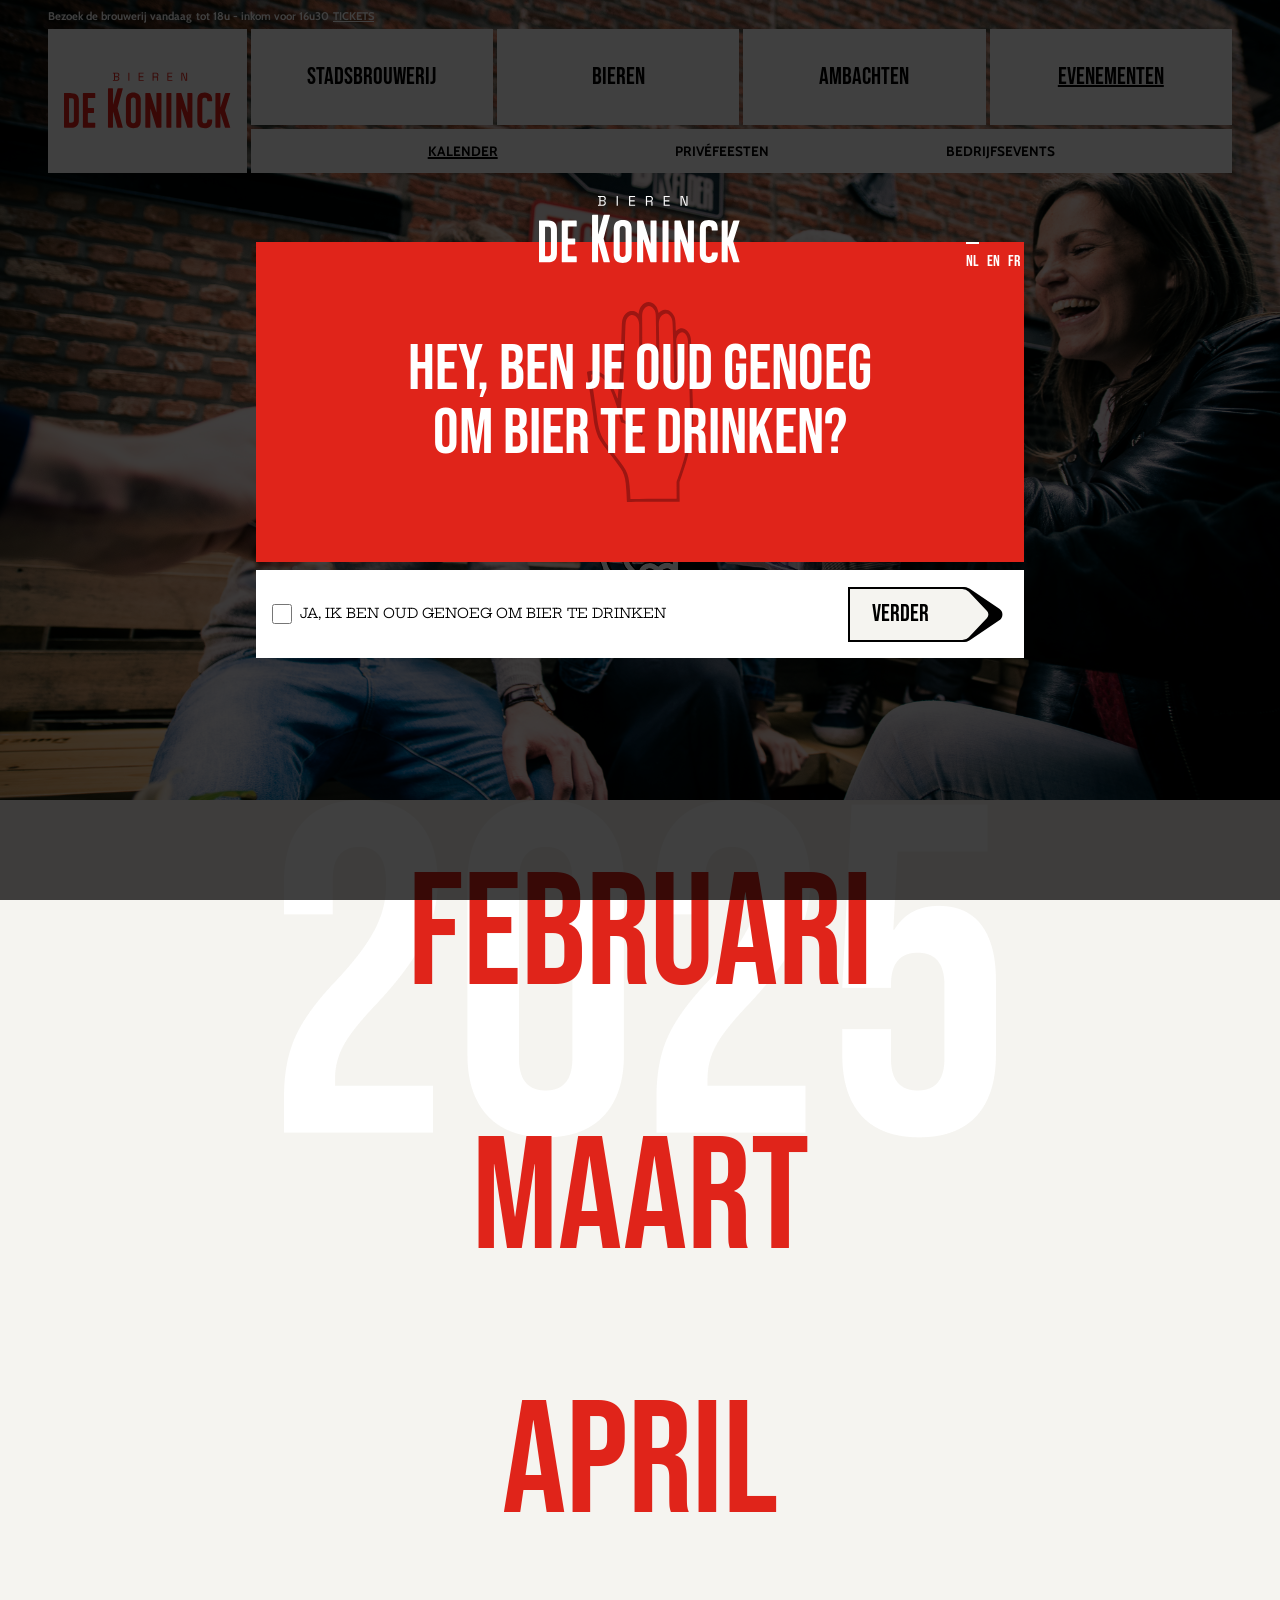
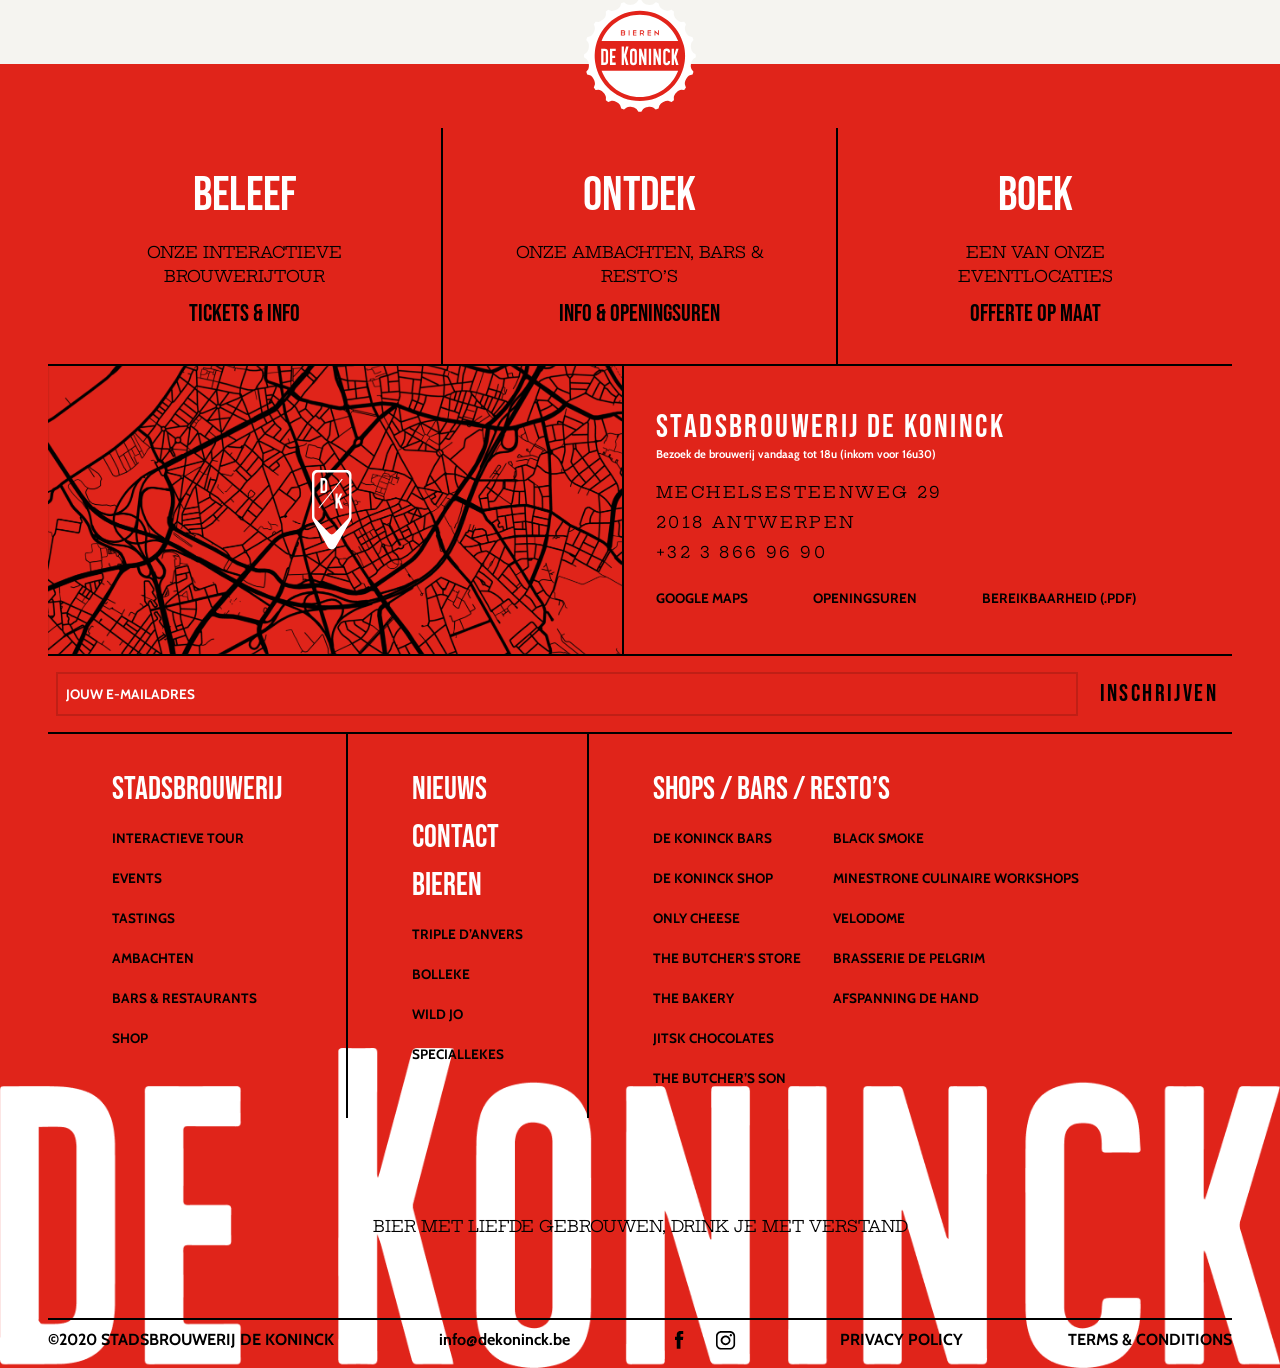
<file: kalender.html>
<!doctype html>
<html lang="en">
  <head>
    <meta charset="UTF-8" />
    <meta name="viewport" content="width=device-width, initial-scale=1.0" />
    <meta name="robots" content="noindex,nofollow" />
    <link rel="preconnect" href="https://fonts.googleapis.com" />
    <link rel="preconnect" href="https://fonts.gstatic.com" crossorigin />
    <link
      href="https://fonts.googleapis.com/css2?family=Bebas+Neue&family=Cabin:ital,wght@0,400..700;1,400..700&family=Hepta+Slab:wght@1..900&family=Permanent+Marker&display=swap"
      rel="stylesheet" />
    <link rel="stylesheet" href="static/css/reset.css" />
    <link rel="stylesheet" href="static/css/style.css" />
    <title>Kalender</title>
  </head>
  <body>
    <div class="overlay">
      <div class="modal">
        <div class="modal__content">
          <svg class="modal__logo" xmlns="http://www.w3.org/2000/svg" width="201" height="67" viewBox="0 0 201 67" fill="none">
            <path
              fill-rule="evenodd"
              clip-rule="evenodd"
              d="M111.52 47.5872C111.52 47.3444 111.52 47.1016 111.52 46.8588C111.517 39.7629 111.513 32.6669 111.51 25.571C111.51 24.582 111.512 24.5815 112.53 24.5815C113.911 24.5809 115.295 24.6191 116.674 24.5655C117.392 24.5382 117.579 24.769 117.577 25.4787C117.555 36.5794 117.561 47.6796 117.561 58.7803C117.561 61.0284 117.542 63.2771 117.58 65.5246C117.591 66.1835 117.37 66.3784 116.732 66.3625C115.234 66.3249 113.734 66.3317 112.236 66.3573C111.739 66.3659 111.476 66.2177 111.323 65.7201C109.159 58.7427 106.979 51.771 104.802 44.7982C104.638 44.2727 104.47 43.7483 104.168 43.253C104.168 44.1057 104.168 44.959 104.168 45.8117C104.172 52.3222 104.176 58.8328 104.179 65.3433C104.18 66.3477 104.177 66.3494 103.161 66.3505C101.756 66.3522 100.35 66.3271 98.9461 66.3619C98.3209 66.3773 98.098 66.2046 98.0991 65.5337C98.1219 54.1759 98.1185 42.8175 98.1208 31.4591C98.1208 29.4219 98.1373 27.3842 98.1054 25.3476C98.0968 24.7747 98.2587 24.5621 98.8498 24.5735C100.395 24.6026 101.941 24.5969 103.486 24.5667C104.004 24.5564 104.215 24.7605 104.364 25.2421C106.606 32.4646 108.868 39.6802 111.127 46.8976C111.201 47.1347 111.289 47.3678 111.372 47.6026C111.421 47.5975 111.471 47.5924 111.52 47.5872Z"
              fill="#E2231A" />
            <path
              fill-rule="evenodd"
              clip-rule="evenodd"
              d="M141.49 43.2279V44.7573C141.493 51.6879 141.49 58.6185 141.509 65.5491C141.511 66.1454 141.365 66.3853 140.725 66.3682C139.227 66.3272 137.728 66.3352 136.23 66.366C135.648 66.3779 135.455 66.1761 135.455 65.5965C135.467 52.1798 135.467 38.7637 135.455 25.347C135.454 24.7719 135.634 24.5604 136.216 24.5707C137.761 24.5975 139.307 24.5929 140.851 24.569C141.329 24.5616 141.56 24.7263 141.703 25.1897C143.448 30.8236 145.211 36.4524 146.97 42.0828C147.5 43.7808 148.029 45.4794 148.562 47.1763C148.601 47.3017 148.662 47.4203 148.873 47.5297V46.7426C148.871 39.6945 148.869 32.647 148.867 25.5996C148.866 24.5781 148.864 24.5781 149.853 24.5781C151.257 24.5781 152.663 24.6106 154.067 24.5644C154.76 24.5416 154.931 24.7981 154.93 25.4565C154.913 36.8588 154.917 48.2616 154.917 59.6645C154.917 61.6076 154.899 63.5519 154.937 65.4944C154.951 66.1801 154.706 66.3808 154.041 66.3625C152.543 66.3221 151.044 66.3375 149.546 66.362C149.068 66.3699 148.829 66.1967 148.688 65.7401C147.171 60.8438 145.639 55.9515 144.111 51.0586C143.294 48.4474 142.475 45.8374 141.657 43.2268C141.601 43.2274 141.546 43.2279 141.49 43.2279Z"
              fill="#E2231A" />
            <path
              fill-rule="evenodd"
              clip-rule="evenodd"
              d="M70.9769 18.906C70.7255 19.8699 70.5044 20.7466 70.2678 21.6192C68.4108 28.4649 66.5474 35.3089 64.7024 42.1581C64.6226 42.4545 64.6414 42.8118 64.7223 43.1111C66.731 50.5467 68.7545 57.9778 70.7723 65.4106C70.8435 65.6728 70.8834 65.9436 70.9655 66.3477C70.473 66.3477 70.0843 66.3477 69.695 66.3477C68.2671 66.3483 66.8381 66.33 65.4097 66.3597C64.8796 66.3711 64.626 66.2121 64.4778 65.6728C62.953 60.1193 61.4015 54.5732 59.8556 49.0254C59.6459 48.2724 59.4287 47.5212 59.0873 46.7904C59.0873 48.0228 59.0861 49.2551 59.0879 50.4869C59.0924 55.475 59.085 60.4636 59.1192 65.4511C59.1243 66.1642 58.9208 66.391 58.2066 66.3654C56.7799 66.3147 55.3492 66.3215 53.9219 66.362C53.2533 66.3819 53.0299 66.1625 53.0327 65.487C53.0527 60.3821 53.0396 55.2766 53.0402 50.1717C53.0419 40.1722 53.0459 30.1727 53.0493 20.1732C53.0493 19.9623 53.0664 19.7496 53.0476 19.541C52.998 18.9841 53.2528 18.8131 53.792 18.8228C55.2899 18.8508 56.7902 18.8684 58.2876 18.82C58.9642 18.7977 59.1095 19.0554 59.1078 19.671C59.0884 25.6657 59.0936 31.6609 59.0913 37.6562C59.0913 37.8637 59.0913 38.0706 59.24 38.3145C59.3461 37.9537 59.4572 37.5935 59.5581 37.231C61.1974 31.3452 62.8436 25.4605 64.4618 19.5684C64.614 19.0138 64.8483 18.8143 65.424 18.8268C67.0154 18.8604 68.6086 18.8325 70.2011 18.8354C70.4246 18.8359 70.648 18.8747 70.9769 18.906Z"
              fill="#E2231A" />
            <path
              fill-rule="evenodd"
              clip-rule="evenodd"
              d="M86.5964 45.4748C86.5964 42.5724 86.5964 39.6705 86.5964 36.7681C86.5964 35.4343 86.6152 34.0993 86.589 32.7661C86.561 31.3656 85.9209 30.4753 84.7735 30.1538C82.3453 29.4738 80.7322 30.6799 80.7208 33.1845C80.7202 33.2552 80.7214 33.3253 80.7214 33.3954C80.7237 39.4807 80.7271 45.566 80.7288 51.6508C80.7288 53.7809 80.7123 55.911 80.7276 58.0405C80.7362 59.1885 81.0873 60.1768 82.2518 60.6522C84.6356 61.6252 86.5947 60.3165 86.5952 57.7623C86.5964 53.6663 86.5952 49.5708 86.5964 45.4748ZM74.6896 45.4743C74.6891 41.2819 74.6429 37.089 74.7164 32.8978C74.7398 31.5811 74.9473 30.2302 75.3132 28.9653C76.0223 26.5143 77.7785 25.0415 80.2181 24.4042C82.4565 23.8188 84.7222 23.8125 86.9646 24.366C90.0466 25.1264 91.7925 27.175 92.3802 30.2416C92.5295 31.0202 92.619 31.8222 92.6207 32.6139C92.6384 41.1388 92.6583 49.6643 92.6047 58.1887C92.5968 59.4786 92.3511 60.8067 91.9766 62.0453C91.2635 64.404 89.5501 65.8358 87.204 66.4788C84.9 67.1097 82.5659 67.1172 80.2551 66.5181C77.2734 65.7452 75.5543 63.7513 74.9638 60.7708C74.8014 59.9488 74.7079 59.0995 74.7022 58.2616C74.6765 53.9992 74.6908 49.7367 74.6896 45.4743Z"
              fill="#E2231A" />
            <path
              fill-rule="evenodd"
              clip-rule="evenodd"
              d="M6.04259 30.6885V31.6113C6.04259 40.8823 6.04316 50.1528 6.04373 59.4239C6.04373 59.5641 5.99471 59.7374 6.05798 59.8383C6.17027 60.0155 6.34184 60.2658 6.50657 60.2806C7.11077 60.3336 7.72238 60.304 8.33114 60.304C11.1526 60.3028 11.9324 59.5299 11.9324 56.7283C11.9341 49.12 11.9353 41.511 11.9307 33.9027C11.9307 33.5065 11.9011 33.1053 11.8355 32.7154C11.6406 31.5657 10.9583 30.8099 9.80231 30.7113C8.59961 30.6087 7.38095 30.6885 6.04259 30.6885ZM0.0142709 45.4389C0.0142709 38.8132 0.0137009 32.1876 0.0142709 25.5619C0.0148409 24.5809 0.0165508 24.5803 0.966741 24.5803C3.72953 24.5803 6.4946 24.5074 9.2534 24.6123C10.6146 24.6636 12.0225 24.871 13.3055 25.3105C15.801 26.1649 17.1616 28.1149 17.6598 30.6491C17.857 31.6518 17.9379 32.6926 17.9408 33.7163C17.9624 41.5595 17.967 49.4027 17.9334 57.2453C17.9282 58.4047 17.8023 59.5903 17.5372 60.7172C16.8675 63.5609 15.0081 65.2971 12.1872 65.9675C11.2832 66.1824 10.3381 66.3066 9.40958 66.3232C6.55388 66.3733 3.69704 66.3374 0.841341 66.3687C0.205221 66.3756 -0.00168913 66.1829 2.08664e-05 65.5269C0.0228209 58.8311 0.0137009 52.1347 0.0142709 45.4389Z"
              fill="#E2231A" />
            <path
              fill-rule="evenodd"
              clip-rule="evenodd"
              d="M200.63 66.3527H198.52C197.373 66.3527 196.225 66.3237 195.078 66.3653C194.508 66.3858 194.256 66.1852 194.086 65.6408C192.461 60.4356 190.81 55.2383 189.165 50.0393C189.081 49.7743 188.987 49.5127 188.779 49.247C188.762 49.4346 188.727 49.6215 188.728 49.8091C188.731 55.0303 188.729 60.2515 188.755 65.4727C188.758 66.1276 188.585 66.3886 187.884 66.3658C186.411 66.318 184.935 66.3362 183.46 66.3636C182.893 66.3744 182.675 66.1937 182.676 65.6003C182.689 52.1848 182.692 38.7682 182.678 25.3526C182.677 24.7091 182.919 24.5586 183.506 24.5706C184.98 24.6014 186.456 24.6128 187.93 24.566C188.611 24.5449 188.751 24.8157 188.748 25.4302C188.726 30.604 188.731 35.7785 188.727 40.953C188.727 41.1764 188.727 41.3993 188.881 41.6552C189.017 41.2722 189.164 40.8925 189.287 40.5049C190.896 35.4171 192.508 30.3299 194.098 25.2358C194.248 24.7541 194.466 24.5586 194.983 24.5677C196.621 24.5974 198.261 24.5774 199.899 24.5831C200.101 24.5837 200.302 24.623 200.591 24.6532C200.517 24.9656 200.473 25.2101 200.401 25.4461C198.412 31.8877 196.414 38.3258 194.446 44.7731C194.32 45.1864 194.315 45.7045 194.441 46.1177C196.366 52.4305 198.322 58.7341 200.269 65.0412C200.383 65.4139 200.476 65.7936 200.63 66.3527Z"
              fill="#E2231A" />
            <path
              fill-rule="evenodd"
              clip-rule="evenodd"
              d="M160.844 45.4548C160.844 41.2408 160.808 37.0256 160.866 32.8127C160.882 31.6323 161.058 30.4261 161.36 29.2844C161.984 26.9246 163.502 25.3064 165.853 24.5734C168.543 23.7343 171.257 23.7383 173.933 24.6241C176.333 25.4176 177.826 27.1418 178.364 29.5637C178.68 30.987 178.667 32.4833 178.796 33.9476C178.83 34.3301 178.641 34.4999 178.256 34.4982C176.617 34.4925 174.979 34.4897 173.34 34.4988C172.921 34.5011 172.761 34.3238 172.755 33.9094C172.746 33.2796 172.753 32.6395 172.645 32.0227C172.461 30.9739 171.811 30.2802 170.745 30.1297C170.109 30.0397 169.434 30.0437 168.801 30.152C167.805 30.323 167.195 30.9859 167.006 31.9817C166.924 32.4149 166.899 32.8646 166.899 33.3069C166.893 41.4773 166.893 49.6477 166.895 57.8186C166.895 60.3648 169.03 61.6946 171.351 60.6042C172.377 60.1214 172.695 59.2203 172.753 58.1908C172.855 56.4096 172.842 56.4056 174.669 56.3999C175.817 56.3965 176.964 56.4056 178.111 56.4073C178.454 56.4079 178.783 56.4147 178.796 56.8924C178.852 58.8007 178.75 60.6886 178.005 62.4801C177.202 64.4118 175.787 65.7126 173.803 66.3407C171.307 67.1313 168.772 67.1564 166.254 66.4684C163.267 65.6527 161.638 63.5762 161.093 60.6082C160.921 59.6706 160.861 58.7016 160.855 57.7457C160.83 53.6491 160.844 49.5519 160.844 45.4548Z"
              fill="#E2231A" />
            <path
              fill-rule="evenodd"
              clip-rule="evenodd"
              d="M22.7801 45.4478C22.7801 38.7748 22.7881 32.1018 22.7676 25.4294C22.7659 24.8075 22.9095 24.5653 23.5759 24.5687C28.0481 24.5921 32.5197 24.5887 36.9919 24.5681C37.5893 24.5653 37.7586 24.7842 37.7483 25.3479C37.7215 26.8692 37.717 28.3923 37.7489 29.913C37.7609 30.4847 37.5454 30.6181 37.0102 30.6124C34.529 30.5868 32.0466 30.6113 29.5648 30.5868C29.0148 30.5811 28.7805 30.6991 28.7857 31.3141C28.813 34.7791 28.8142 38.2447 28.7885 41.7098C28.7834 42.3305 29.0285 42.4445 29.5757 42.4376C31.5422 42.4126 33.5092 42.4462 35.4757 42.4177C36.0919 42.4086 36.288 42.6149 36.272 43.2305C36.2333 44.7279 36.2361 46.2276 36.2715 47.7255C36.2851 48.3206 36.0674 48.4882 35.498 48.4808C33.532 48.4534 31.565 48.4865 29.5985 48.4563C29.0011 48.4472 28.7765 48.613 28.7817 49.2457C28.809 52.664 28.8113 56.0823 28.7845 59.5006C28.7794 60.1498 28.984 60.3305 29.6236 60.3208C32.0814 60.2843 34.5404 60.3197 36.9988 60.2895C37.5899 60.2821 37.7654 60.4787 37.7535 61.0538C37.7215 62.5752 37.729 64.0976 37.7518 65.6195C37.7603 66.1536 37.5916 66.3651 37.029 66.3628C32.5334 66.3469 28.0378 66.344 23.5428 66.3674C22.8987 66.3708 22.7676 66.1234 22.7687 65.5369C22.7858 58.8405 22.7801 52.1442 22.7801 45.4478Z"
              fill="#E2231A" />
            <path
              fill-rule="evenodd"
              clip-rule="evenodd"
              d="M123.52 45.4361C123.52 38.7409 123.525 32.0457 123.509 25.3505C123.508 24.7873 123.647 24.5525 124.251 24.5673C125.701 24.6026 127.153 24.577 128.604 24.5827C129.538 24.5867 129.538 24.5924 129.538 25.5112C129.538 38.6206 129.54 51.7306 129.534 64.8401C129.534 66.5193 129.806 66.3443 127.99 66.3517C126.773 66.3568 125.555 66.3232 124.339 66.3654C123.69 66.3882 123.506 66.1693 123.508 65.5218C123.529 58.8271 123.521 52.1313 123.52 45.4361Z"
              fill="#E2231A" />
            <path d="M141.534 9.74855V0H143.804L147.202 9.01045H147.383V0H148.539V9.74855H146.269L142.885 0.724179H142.69V9.74855H141.534Z" fill="#E2231A" />
            <path d="M124.687 9.74855V0H130.689V1.05841H125.856V4.31722H130.299V5.37563H125.856V8.69014H130.758V9.74855H124.687Z" fill="#E2231A" />
            <path
              d="M106.901 9.74855V0H110.842C111.446 0 111.975 0.10677 112.43 0.32031C112.894 0.524565 113.256 0.821664 113.516 1.21161C113.776 1.59226 113.906 2.05184 113.906 2.59033V2.74352C113.906 3.38414 113.753 3.89014 113.446 4.26151C113.14 4.63288 112.778 4.88356 112.36 5.01354V5.20851C112.694 5.2178 112.968 5.32921 113.182 5.54275C113.405 5.747 113.516 6.05803 113.516 6.47582V9.74855H112.36V6.61509C112.36 6.33656 112.281 6.12302 112.123 5.97447C111.975 5.82592 111.747 5.75165 111.441 5.75165H108.071V9.74855H106.901ZM108.071 4.69323H110.731C111.371 4.69323 111.863 4.54004 112.207 4.23366C112.56 3.91799 112.736 3.48163 112.736 2.92457V2.82708C112.736 2.27002 112.564 1.8383 112.221 1.53192C111.877 1.21625 111.381 1.05841 110.731 1.05841H108.071V4.69323Z"
              fill="#E2231A" />
            <path d="M90.0537 9.74855V0H96.056V1.05841H91.2235V4.31722H95.6661V5.37563H91.2235V8.69014H96.1257V9.74855H90.0537Z" fill="#E2231A" />
            <path d="M77.6538 9.74855V0H78.8236V9.74855H77.6538Z" fill="#E2231A" />
            <path
              d="M58.9868 9.74855V8.70406H60.3516V1.04449H58.9868V0H63.875C64.4414 0 64.9427 0.102128 65.3791 0.306383C65.8247 0.510639 66.1682 0.798453 66.4096 1.16983C66.6603 1.53192 66.7857 1.95899 66.7857 2.45106V2.56248C66.7857 3.01741 66.6975 3.39342 66.5211 3.69052C66.3447 3.97834 66.1358 4.2058 65.8944 4.37292C65.653 4.53076 65.4162 4.64681 65.1841 4.72108V4.91606C65.4162 4.97176 65.6576 5.08317 65.9083 5.25029C66.159 5.40812 66.3679 5.63559 66.535 5.93269C66.7114 6.22979 66.7996 6.6058 66.7996 7.06074V7.2C66.7996 7.72921 66.6696 8.18878 66.4096 8.57872C66.159 8.95938 65.8108 9.25184 65.3652 9.45609C64.9288 9.65107 64.4274 9.74855 63.8611 9.74855H58.9868ZM61.5214 8.69014H63.7358C64.3485 8.69014 64.8174 8.54623 65.1423 8.25842C65.4673 7.9706 65.6298 7.58066 65.6298 7.08859V6.96325C65.6298 6.47118 65.4673 6.08124 65.1423 5.79343C64.8174 5.50561 64.3485 5.3617 63.7358 5.3617H61.5214V8.69014ZM61.5214 4.30329H63.7775C64.3346 4.30329 64.7802 4.16402 65.1145 3.88549C65.4487 3.59768 65.6158 3.22166 65.6158 2.75745V2.61818C65.6158 2.14468 65.4487 1.76867 65.1145 1.49014C64.7895 1.20232 64.3439 1.05841 63.7775 1.05841H61.5214V4.30329Z"
              fill="#E2231A" />
          </svg>
          <ul class="modal__languages">
            <li class="languages__item">nl</li>
            <li class="languages__item">en</li>
            <li class="languages__item">fr</li>
          </ul>
          <h1 class="modal__title">HEY, BEN JE OUD GENOEG OM BIER TE DRINKEN?</h1>
        </div>
        <form class="modal__form">
          <div class="modal__item">
            <input class="modal__input" type="checkbox" id="age" data-status="false" required />
            <label class="modal__label" for="age">ja, ik ben oud genoeg om bier te drinken</label>
          </div>
          <button class="modal__button" type="submit">VERDER</button>
        </form>
      </div>
    </div>

    <header>
      <div class="top">
        <p class="top__text">Bezoek de brouwerij vandaag<span>tot 18u - inkom voor 16u30</span><a href="#">Tickets</a></p>
        <button class="top__button"></button>
      </div>
      <nav class="nav">
        <a class="nav__logo" href="index.html">
          <svg xmlns="http://www.w3.org/2000/svg" width="201" height="67" viewBox="0 0 201 67" fill="none">
            <path
              fill-rule="evenodd"
              clip-rule="evenodd"
              d="M111.52 47.5872C111.52 47.3444 111.52 47.1016 111.52 46.8588C111.517 39.7629 111.513 32.6669 111.51 25.571C111.51 24.582 111.512 24.5815 112.53 24.5815C113.911 24.5809 115.295 24.6191 116.674 24.5655C117.392 24.5382 117.579 24.769 117.577 25.4787C117.555 36.5794 117.561 47.6796 117.561 58.7803C117.561 61.0284 117.542 63.2771 117.58 65.5246C117.591 66.1835 117.37 66.3784 116.732 66.3625C115.234 66.3249 113.734 66.3317 112.236 66.3573C111.739 66.3659 111.476 66.2177 111.323 65.7201C109.159 58.7427 106.979 51.771 104.802 44.7982C104.638 44.2727 104.47 43.7483 104.168 43.253C104.168 44.1057 104.168 44.959 104.168 45.8117C104.172 52.3222 104.176 58.8328 104.179 65.3433C104.18 66.3477 104.177 66.3494 103.161 66.3505C101.756 66.3522 100.35 66.3271 98.9461 66.3619C98.3209 66.3773 98.098 66.2046 98.0991 65.5337C98.1219 54.1759 98.1185 42.8175 98.1208 31.4591C98.1208 29.4219 98.1373 27.3842 98.1054 25.3476C98.0968 24.7747 98.2587 24.5621 98.8498 24.5735C100.395 24.6026 101.941 24.5969 103.486 24.5667C104.004 24.5564 104.215 24.7605 104.364 25.2421C106.606 32.4646 108.868 39.6802 111.127 46.8976C111.201 47.1347 111.289 47.3678 111.372 47.6026C111.421 47.5975 111.471 47.5924 111.52 47.5872Z"
              fill="#E2231A" />
            <path
              fill-rule="evenodd"
              clip-rule="evenodd"
              d="M141.49 43.2279V44.7573C141.493 51.6879 141.49 58.6185 141.509 65.5491C141.511 66.1454 141.365 66.3853 140.725 66.3682C139.227 66.3272 137.728 66.3352 136.23 66.366C135.648 66.3779 135.455 66.1761 135.455 65.5965C135.467 52.1798 135.467 38.7637 135.455 25.347C135.454 24.7719 135.634 24.5604 136.216 24.5707C137.761 24.5975 139.307 24.5929 140.851 24.569C141.329 24.5616 141.56 24.7263 141.703 25.1897C143.448 30.8236 145.211 36.4524 146.97 42.0828C147.5 43.7808 148.029 45.4794 148.562 47.1763C148.601 47.3017 148.662 47.4203 148.873 47.5297V46.7426C148.871 39.6945 148.869 32.647 148.867 25.5996C148.866 24.5781 148.864 24.5781 149.853 24.5781C151.257 24.5781 152.663 24.6106 154.067 24.5644C154.76 24.5416 154.931 24.7981 154.93 25.4565C154.913 36.8588 154.917 48.2616 154.917 59.6645C154.917 61.6076 154.899 63.5519 154.937 65.4944C154.951 66.1801 154.706 66.3808 154.041 66.3625C152.543 66.3221 151.044 66.3375 149.546 66.362C149.068 66.3699 148.829 66.1967 148.688 65.7401C147.171 60.8438 145.639 55.9515 144.111 51.0586C143.294 48.4474 142.475 45.8374 141.657 43.2268C141.601 43.2274 141.546 43.2279 141.49 43.2279Z"
              fill="#E2231A" />
            <path
              fill-rule="evenodd"
              clip-rule="evenodd"
              d="M70.9769 18.906C70.7255 19.8699 70.5044 20.7466 70.2678 21.6192C68.4108 28.4649 66.5474 35.3089 64.7024 42.1581C64.6226 42.4545 64.6414 42.8118 64.7223 43.1111C66.731 50.5467 68.7545 57.9778 70.7723 65.4106C70.8435 65.6728 70.8834 65.9436 70.9655 66.3477C70.473 66.3477 70.0843 66.3477 69.695 66.3477C68.2671 66.3483 66.8381 66.33 65.4097 66.3597C64.8796 66.3711 64.626 66.2121 64.4778 65.6728C62.953 60.1193 61.4015 54.5732 59.8556 49.0254C59.6459 48.2724 59.4287 47.5212 59.0873 46.7904C59.0873 48.0228 59.0861 49.2551 59.0879 50.4869C59.0924 55.475 59.085 60.4636 59.1192 65.4511C59.1243 66.1642 58.9208 66.391 58.2066 66.3654C56.7799 66.3147 55.3492 66.3215 53.9219 66.362C53.2533 66.3819 53.0299 66.1625 53.0327 65.487C53.0527 60.3821 53.0396 55.2766 53.0402 50.1717C53.0419 40.1722 53.0459 30.1727 53.0493 20.1732C53.0493 19.9623 53.0664 19.7496 53.0476 19.541C52.998 18.9841 53.2528 18.8131 53.792 18.8228C55.2899 18.8508 56.7902 18.8684 58.2876 18.82C58.9642 18.7977 59.1095 19.0554 59.1078 19.671C59.0884 25.6657 59.0936 31.6609 59.0913 37.6562C59.0913 37.8637 59.0913 38.0706 59.24 38.3145C59.3461 37.9537 59.4572 37.5935 59.5581 37.231C61.1974 31.3452 62.8436 25.4605 64.4618 19.5684C64.614 19.0138 64.8483 18.8143 65.424 18.8268C67.0154 18.8604 68.6086 18.8325 70.2011 18.8354C70.4246 18.8359 70.648 18.8747 70.9769 18.906Z"
              fill="#E2231A" />
            <path
              fill-rule="evenodd"
              clip-rule="evenodd"
              d="M86.5964 45.4748C86.5964 42.5724 86.5964 39.6705 86.5964 36.7681C86.5964 35.4343 86.6152 34.0993 86.589 32.7661C86.561 31.3656 85.9209 30.4753 84.7735 30.1538C82.3453 29.4738 80.7322 30.6799 80.7208 33.1845C80.7202 33.2552 80.7214 33.3253 80.7214 33.3954C80.7237 39.4807 80.7271 45.566 80.7288 51.6508C80.7288 53.7809 80.7123 55.911 80.7276 58.0405C80.7362 59.1885 81.0873 60.1768 82.2518 60.6522C84.6356 61.6252 86.5947 60.3165 86.5952 57.7623C86.5964 53.6663 86.5952 49.5708 86.5964 45.4748ZM74.6896 45.4743C74.6891 41.2819 74.6429 37.089 74.7164 32.8978C74.7398 31.5811 74.9473 30.2302 75.3132 28.9653C76.0223 26.5143 77.7785 25.0415 80.2181 24.4042C82.4565 23.8188 84.7222 23.8125 86.9646 24.366C90.0466 25.1264 91.7925 27.175 92.3802 30.2416C92.5295 31.0202 92.619 31.8222 92.6207 32.6139C92.6384 41.1388 92.6583 49.6643 92.6047 58.1887C92.5968 59.4786 92.3511 60.8067 91.9766 62.0453C91.2635 64.404 89.5501 65.8358 87.204 66.4788C84.9 67.1097 82.5659 67.1172 80.2551 66.5181C77.2734 65.7452 75.5543 63.7513 74.9638 60.7708C74.8014 59.9488 74.7079 59.0995 74.7022 58.2616C74.6765 53.9992 74.6908 49.7367 74.6896 45.4743Z"
              fill="#E2231A" />
            <path
              fill-rule="evenodd"
              clip-rule="evenodd"
              d="M6.04259 30.6885V31.6113C6.04259 40.8823 6.04316 50.1528 6.04373 59.4239C6.04373 59.5641 5.99471 59.7374 6.05798 59.8383C6.17027 60.0155 6.34184 60.2658 6.50657 60.2806C7.11077 60.3336 7.72238 60.304 8.33114 60.304C11.1526 60.3028 11.9324 59.5299 11.9324 56.7283C11.9341 49.12 11.9353 41.511 11.9307 33.9027C11.9307 33.5065 11.9011 33.1053 11.8355 32.7154C11.6406 31.5657 10.9583 30.8099 9.80231 30.7113C8.59961 30.6087 7.38095 30.6885 6.04259 30.6885ZM0.0142709 45.4389C0.0142709 38.8132 0.0137009 32.1876 0.0142709 25.5619C0.0148409 24.5809 0.0165508 24.5803 0.966741 24.5803C3.72953 24.5803 6.4946 24.5074 9.2534 24.6123C10.6146 24.6636 12.0225 24.871 13.3055 25.3105C15.801 26.1649 17.1616 28.1149 17.6598 30.6491C17.857 31.6518 17.9379 32.6926 17.9408 33.7163C17.9624 41.5595 17.967 49.4027 17.9334 57.2453C17.9282 58.4047 17.8023 59.5903 17.5372 60.7172C16.8675 63.5609 15.0081 65.2971 12.1872 65.9675C11.2832 66.1824 10.3381 66.3066 9.40958 66.3232C6.55388 66.3733 3.69704 66.3374 0.841341 66.3687C0.205221 66.3756 -0.00168913 66.1829 2.08664e-05 65.5269C0.0228209 58.8311 0.0137009 52.1347 0.0142709 45.4389Z"
              fill="#E2231A" />
            <path
              fill-rule="evenodd"
              clip-rule="evenodd"
              d="M200.63 66.3527H198.52C197.373 66.3527 196.225 66.3237 195.078 66.3653C194.508 66.3858 194.256 66.1852 194.086 65.6408C192.461 60.4356 190.81 55.2383 189.165 50.0393C189.081 49.7743 188.987 49.5127 188.779 49.247C188.762 49.4346 188.727 49.6215 188.728 49.8091C188.731 55.0303 188.729 60.2515 188.755 65.4727C188.758 66.1276 188.585 66.3886 187.884 66.3658C186.411 66.318 184.935 66.3362 183.46 66.3636C182.893 66.3744 182.675 66.1937 182.676 65.6003C182.689 52.1848 182.692 38.7682 182.678 25.3526C182.677 24.7091 182.919 24.5586 183.506 24.5706C184.98 24.6014 186.456 24.6128 187.93 24.566C188.611 24.5449 188.751 24.8157 188.748 25.4302C188.726 30.604 188.731 35.7785 188.727 40.953C188.727 41.1764 188.727 41.3993 188.881 41.6552C189.017 41.2722 189.164 40.8925 189.287 40.5049C190.896 35.4171 192.508 30.3299 194.098 25.2358C194.248 24.7541 194.466 24.5586 194.983 24.5677C196.621 24.5974 198.261 24.5774 199.899 24.5831C200.101 24.5837 200.302 24.623 200.591 24.6532C200.517 24.9656 200.473 25.2101 200.401 25.4461C198.412 31.8877 196.414 38.3258 194.446 44.7731C194.32 45.1864 194.315 45.7045 194.441 46.1177C196.366 52.4305 198.322 58.7341 200.269 65.0412C200.383 65.4139 200.476 65.7936 200.63 66.3527Z"
              fill="#E2231A" />
            <path
              fill-rule="evenodd"
              clip-rule="evenodd"
              d="M160.844 45.4548C160.844 41.2408 160.808 37.0256 160.866 32.8127C160.882 31.6323 161.058 30.4261 161.36 29.2844C161.984 26.9246 163.502 25.3064 165.853 24.5734C168.543 23.7343 171.257 23.7383 173.933 24.6241C176.333 25.4176 177.826 27.1418 178.364 29.5637C178.68 30.987 178.667 32.4833 178.796 33.9476C178.83 34.3301 178.641 34.4999 178.256 34.4982C176.617 34.4925 174.979 34.4897 173.34 34.4988C172.921 34.5011 172.761 34.3238 172.755 33.9094C172.746 33.2796 172.753 32.6395 172.645 32.0227C172.461 30.9739 171.811 30.2802 170.745 30.1297C170.109 30.0397 169.434 30.0437 168.801 30.152C167.805 30.323 167.195 30.9859 167.006 31.9817C166.924 32.4149 166.899 32.8646 166.899 33.3069C166.893 41.4773 166.893 49.6477 166.895 57.8186C166.895 60.3648 169.03 61.6946 171.351 60.6042C172.377 60.1214 172.695 59.2203 172.753 58.1908C172.855 56.4096 172.842 56.4056 174.669 56.3999C175.817 56.3965 176.964 56.4056 178.111 56.4073C178.454 56.4079 178.783 56.4147 178.796 56.8924C178.852 58.8007 178.75 60.6886 178.005 62.4801C177.202 64.4118 175.787 65.7126 173.803 66.3407C171.307 67.1313 168.772 67.1564 166.254 66.4684C163.267 65.6527 161.638 63.5762 161.093 60.6082C160.921 59.6706 160.861 58.7016 160.855 57.7457C160.83 53.6491 160.844 49.5519 160.844 45.4548Z"
              fill="#E2231A" />
            <path
              fill-rule="evenodd"
              clip-rule="evenodd"
              d="M22.7801 45.4478C22.7801 38.7748 22.7881 32.1018 22.7676 25.4294C22.7659 24.8075 22.9095 24.5653 23.5759 24.5687C28.0481 24.5921 32.5197 24.5887 36.9919 24.5681C37.5893 24.5653 37.7586 24.7842 37.7483 25.3479C37.7215 26.8692 37.717 28.3923 37.7489 29.913C37.7609 30.4847 37.5454 30.6181 37.0102 30.6124C34.529 30.5868 32.0466 30.6113 29.5648 30.5868C29.0148 30.5811 28.7805 30.6991 28.7857 31.3141C28.813 34.7791 28.8142 38.2447 28.7885 41.7098C28.7834 42.3305 29.0285 42.4445 29.5757 42.4376C31.5422 42.4126 33.5092 42.4462 35.4757 42.4177C36.0919 42.4086 36.288 42.6149 36.272 43.2305C36.2333 44.7279 36.2361 46.2276 36.2715 47.7255C36.2851 48.3206 36.0674 48.4882 35.498 48.4808C33.532 48.4534 31.565 48.4865 29.5985 48.4563C29.0011 48.4472 28.7765 48.613 28.7817 49.2457C28.809 52.664 28.8113 56.0823 28.7845 59.5006C28.7794 60.1498 28.984 60.3305 29.6236 60.3208C32.0814 60.2843 34.5404 60.3197 36.9988 60.2895C37.5899 60.2821 37.7654 60.4787 37.7535 61.0538C37.7215 62.5752 37.729 64.0976 37.7518 65.6195C37.7603 66.1536 37.5916 66.3651 37.029 66.3628C32.5334 66.3469 28.0378 66.344 23.5428 66.3674C22.8987 66.3708 22.7676 66.1234 22.7687 65.5369C22.7858 58.8405 22.7801 52.1442 22.7801 45.4478Z"
              fill="#E2231A" />
            <path
              fill-rule="evenodd"
              clip-rule="evenodd"
              d="M123.52 45.4361C123.52 38.7409 123.525 32.0457 123.509 25.3505C123.508 24.7873 123.647 24.5525 124.251 24.5673C125.701 24.6026 127.153 24.577 128.604 24.5827C129.538 24.5867 129.538 24.5924 129.538 25.5112C129.538 38.6206 129.54 51.7306 129.534 64.8401C129.534 66.5193 129.806 66.3443 127.99 66.3517C126.773 66.3568 125.555 66.3232 124.339 66.3654C123.69 66.3882 123.506 66.1693 123.508 65.5218C123.529 58.8271 123.521 52.1313 123.52 45.4361Z"
              fill="#E2231A" />
            <path d="M141.534 9.74855V0H143.804L147.202 9.01045H147.383V0H148.539V9.74855H146.269L142.885 0.724179H142.69V9.74855H141.534Z" fill="#E2231A" />
            <path d="M124.687 9.74855V0H130.689V1.05841H125.856V4.31722H130.299V5.37563H125.856V8.69014H130.758V9.74855H124.687Z" fill="#E2231A" />
            <path
              d="M106.901 9.74855V0H110.842C111.446 0 111.975 0.10677 112.43 0.32031C112.894 0.524565 113.256 0.821664 113.516 1.21161C113.776 1.59226 113.906 2.05184 113.906 2.59033V2.74352C113.906 3.38414 113.753 3.89014 113.446 4.26151C113.14 4.63288 112.778 4.88356 112.36 5.01354V5.20851C112.694 5.2178 112.968 5.32921 113.182 5.54275C113.405 5.747 113.516 6.05803 113.516 6.47582V9.74855H112.36V6.61509C112.36 6.33656 112.281 6.12302 112.123 5.97447C111.975 5.82592 111.747 5.75165 111.441 5.75165H108.071V9.74855H106.901ZM108.071 4.69323H110.731C111.371 4.69323 111.863 4.54004 112.207 4.23366C112.56 3.91799 112.736 3.48163 112.736 2.92457V2.82708C112.736 2.27002 112.564 1.8383 112.221 1.53192C111.877 1.21625 111.381 1.05841 110.731 1.05841H108.071V4.69323Z"
              fill="#E2231A" />
            <path d="M90.0537 9.74855V0H96.056V1.05841H91.2235V4.31722H95.6661V5.37563H91.2235V8.69014H96.1257V9.74855H90.0537Z" fill="#E2231A" />
            <path d="M77.6538 9.74855V0H78.8236V9.74855H77.6538Z" fill="#E2231A" />
            <path
              d="M58.9868 9.74855V8.70406H60.3516V1.04449H58.9868V0H63.875C64.4414 0 64.9427 0.102128 65.3791 0.306383C65.8247 0.510639 66.1682 0.798453 66.4096 1.16983C66.6603 1.53192 66.7857 1.95899 66.7857 2.45106V2.56248C66.7857 3.01741 66.6975 3.39342 66.5211 3.69052C66.3447 3.97834 66.1358 4.2058 65.8944 4.37292C65.653 4.53076 65.4162 4.64681 65.1841 4.72108V4.91606C65.4162 4.97176 65.6576 5.08317 65.9083 5.25029C66.159 5.40812 66.3679 5.63559 66.535 5.93269C66.7114 6.22979 66.7996 6.6058 66.7996 7.06074V7.2C66.7996 7.72921 66.6696 8.18878 66.4096 8.57872C66.159 8.95938 65.8108 9.25184 65.3652 9.45609C64.9288 9.65107 64.4274 9.74855 63.8611 9.74855H58.9868ZM61.5214 8.69014H63.7358C64.3485 8.69014 64.8174 8.54623 65.1423 8.25842C65.4673 7.9706 65.6298 7.58066 65.6298 7.08859V6.96325C65.6298 6.47118 65.4673 6.08124 65.1423 5.79343C64.8174 5.50561 64.3485 5.3617 63.7358 5.3617H61.5214V8.69014ZM61.5214 4.30329H63.7775C64.3346 4.30329 64.7802 4.16402 65.1145 3.88549C65.4487 3.59768 65.6158 3.22166 65.6158 2.75745V2.61818C65.6158 2.14468 65.4487 1.76867 65.1145 1.49014C64.7895 1.20232 64.3439 1.05841 63.7775 1.05841H61.5214V4.30329Z"
              fill="#E2231A" />
          </svg>
        </a>
        <ul class="nav__primary">
          <li class="primary__item">
            <a class="primary__link" href="index.html">stadsbrouwerij</a>
            <ul class="nav__secondary">
              <li><a class="secondary__link" href="#">Interactieve tour</a></li>
              <li><a class="secondary__link" href="#">Tastings</a></li>
              <li><a class="secondary__link" href="#">Nieuws</a></li>
              <li><a class="secondary__link" href="#">Contact</a></li>
              <li><a class="secondary__link" href="#">Tickets</a></li>
            </ul>
          </li>
          <li class="primary__item">
            <a class="primary__link" href="bieren.html">bieren</a>
            <ul class="nav__secondary">
              <li><a class="secondary__link" href="#">Tripel d’Anvers</a></li>
              <li><a class="secondary__link" href="bolleke.html">Bolleke</a></li>
              <li><a class="secondary__link" href="#">Wild Jo</a></li>
              <li><a class="secondary__link" href="#">Speciallekes</a></li>
            </ul>
          </li>
          <li class="primary__item">
            <a class="primary__link" href="#">ambachten</a>
            <ul class="nav__secondary">
              <li><a class="secondary__link" href="#">Smakelijke ambachten & Winkels</a></li>
              <li><a class="secondary__link" href="#">Bars & Restaurants</a></li>
            </ul>
          </li>
          <li class="primary__item primary__item--active">
            <a class="primary__link" href="#">evenementen</a>
            <ul class="nav__secondary">
              <li><a class="secondary__link secondary__link--active" href="kalender.html">Kalender</a></li>
              <li><a class="secondary__link" href="#">Privéfeesten</a></li>
              <li><a class="secondary__link" href="#">Bedrijfsevents</a></li>
            </ul>
          </li>
        </ul>
        <ul class="nav__tertiary">
          <li class="tertiary__item tertiary__item--social">
            <a class="tertiary__link" href="https://www.facebook.com/BrouwerijDeKoninck/" target="_blank">
              <svg xmlns="http://www.w3.org/2000/svg" width="9" height="18" viewBox="0 0 9 18" fill="none">
                <path
                  fill-rule="evenodd"
                  clip-rule="evenodd"
                  d="M5.46386 5.77875V3.92651C5.46386 3.2309 5.92451 3.06873 6.24895 3.06873C6.57266 3.06873 8.24027 3.06873 8.24027 3.06873V0.010713L5.49782 0C2.45344 0 1.76063 2.28077 1.76063 3.74032V5.77875H0V8.92986H1.76063C1.76063 12.9738 1.76063 17.8464 1.76063 17.8464H5.46386C5.46386 17.8464 5.46386 12.9258 5.46386 8.92986H7.96271L8.28567 5.77875H5.46386Z"
                  fill="white" />
              </svg>
            </a>
          </li>
          <li class="tertiary__item tertiary__item--social">
            <a class="tertiary__link" href="https://www.instagram.com/dekoninck/" target="_blank">
              <svg xmlns="http://www.w3.org/2000/svg" width="20" height="19" viewBox="0 0 20 19" fill="none">
                <path
                  d="M13.9551 0C16.8534 0 19.2155 2.29096 19.1084 5.10156V13.4297C19.1083 16.2404 16.746 18.5303 13.8477 18.5303H5.25977C2.36158 18.5301 0.000143174 16.2403 0 13.4297V5.10156C0.000253485 2.29105 2.3617 0.000155033 5.36719 0H13.9551ZM5.25977 1.66602C3.22056 1.66627 1.61069 3.33159 1.61035 5.20508V13.5332C1.61035 15.511 3.32766 17.073 5.25977 17.0732H13.8486C15.8881 17.073 17.498 15.407 17.498 13.5332V5.20508C17.4977 3.22752 15.7806 1.66624 13.8486 1.66602H5.25977ZM9.66211 4.47656C12.3453 4.47692 14.5991 6.66298 14.4922 9.36914C14.4922 11.9716 12.2382 14.1579 9.55469 14.1582C6.87094 14.1582 4.61621 11.9717 4.61621 9.36914C4.61659 6.66275 6.87125 4.47656 9.66211 4.47656ZM9.66211 6.24609C7.94474 6.24609 6.44181 7.59972 6.44141 9.36914C6.44141 11.0348 7.83716 12.4922 9.66211 12.4922C11.3795 12.4919 12.8818 11.0346 12.8818 9.36914C12.8814 7.70395 11.3792 6.2464 9.66211 6.24609ZM14.8145 3.12402C15.1363 3.12405 15.4582 3.22757 15.6729 3.43555C15.8875 3.64371 15.9951 3.9563 15.9951 4.26855C15.9951 4.58087 15.8876 4.89335 15.6729 5.10156C15.4582 5.30966 15.1364 5.41403 14.8145 5.41406C14.4924 5.41406 14.1698 5.30977 13.9551 5.10156C13.7405 4.89335 13.6338 4.58076 13.6338 4.26855C13.6338 3.95632 13.7404 3.64371 13.9551 3.43555C14.1698 3.22734 14.4924 3.12402 14.8145 3.12402Z"
                  fill="white" />
              </svg>
            </a>
          </li>
          <li class="tertiary__item">
            <a class="tertiary__link" href="#">Tickets</a>
          </li>
        </ul>
        <ul class="header__copyright">
          <li><a class="copyright__link" href="#">©2020 STADSBROUWERIJ DE KONINCK</a></li>
          <li><a class="copyright__link" href="#">TERMS & CONDITIONS</a></li>
          <li><a class="copyright__link" href="#">PRIVACY POLICY</a></li>
          <li><a class="copyright__link" href="#">INFO@DEKONINCK.BE</a></li>
        </ul>
      </nav>
    </header>

    <main>
      <div class="hero">
        <div class="hero__content hero__content--kalender">
          <p class="hero__title">KALENDER</p>
          <svg xmlns="http://www.w3.org/2000/svg" width="83" height="139" viewBox="0 0 83 139" fill="none">
            <mask id="path-1-outside-1_46_4115" maskUnits="userSpaceOnUse" x="2" y="1.99994" width="81" height="137" fill="black">
              <rect fill="white" x="2" y="1.99994" width="81" height="137" />
              <path
                fill-rule="evenodd"
                clip-rule="evenodd"
                d="M34.9201 8.87556C34.0778 11.7203 32.0138 14.4946 28.7603 17.1301C27.8461 17.8726 26.9408 18.5228 26.1016 19.0666C26.0858 19.1176 26.0566 19.1708 26.0461 19.2173C25.8863 19.2773 25.7341 19.3403 25.5833 19.4093C23.9746 20.4218 22.7881 21.0076 22.7108 21.0443C22.5773 21.1073 22.4393 21.1658 22.2976 21.2093C19.8001 22.9516 17.7728 25.3621 16.1858 28.3553C14.8096 30.9361 13.3711 33.4846 11.7826 35.9326C8.99408 40.2428 7.82033 44.8178 9.06533 49.8661C10.2481 54.6256 11.7773 59.1901 15.4906 62.7473C19.7138 66.7906 23.5853 71.2036 27.9166 75.1208C30.3743 77.3393 33.4816 76.9486 35.7023 74.9611C37.9081 72.9781 38.5306 69.9796 36.8536 67.2121C35.6221 65.1496 33.9998 63.2626 32.2831 61.5728C29.0566 58.3996 26.6791 54.8341 25.9966 50.3048C25.7236 48.5266 26.2921 47.1368 28.1903 46.8398C30.0361 46.5601 30.8813 47.7248 31.4528 49.3928C32.1616 51.4411 32.8283 53.6378 34.1101 55.3126C36.2063 58.0358 38.7901 60.3818 41.2831 63.0023C42.4051 58.5016 44.5996 54.9698 49.2871 53.4968C53.9633 52.0306 57.8611 53.5043 61.3223 56.5943C65.5366 52.4746 70.2226 51.8326 75.7643 54.2663C75.7801 50.0423 75.9023 46.2181 75.7906 42.4081C75.6211 36.7733 73.7191 31.5368 70.5623 27.3383C70.4761 27.2708 70.3733 27.2078 70.3036 27.1216C65.0551 22.1821 64.0298 13.6013 63.8798 9.00306L34.9201 8.87556ZM69.7028 58.3853C66.3308 58.4461 64.1438 60.8738 64.1116 64.6906C64.0591 70.8728 64.0298 77.0528 64.0193 83.2291C64.0178 87.1448 66.2723 89.7046 69.6998 89.7278C73.1221 89.7578 75.5123 87.2468 75.6151 83.3851C75.7088 80.3033 75.6586 77.2141 75.6736 74.1211C75.6856 70.9493 75.7613 67.7731 75.7028 64.6081C75.6211 60.7403 73.2316 58.3283 69.7028 58.3853ZM58.4543 89.6588C58.5833 81.3638 58.5586 73.0621 58.5758 64.7588C58.5818 63.9638 58.4618 63.1231 58.2158 62.3641C57.3586 59.6528 54.5798 58.0628 51.6796 58.5646C49.0486 58.9988 47.1061 61.2818 47.0783 64.0043C47.0356 68.1413 47.0356 72.2873 47.0153 76.4363L47.0536 76.4393C47.0296 81.2236 46.9658 86.0086 47.0213 90.7951C47.0386 92.9296 48.1576 94.4828 50.1556 95.3123C54.5078 97.1183 58.3838 94.5511 58.4543 89.6588ZM41.2366 97.1018C41.2411 92.6468 41.2291 88.1783 41.2216 83.7203C41.2231 81.6503 41.2396 79.5871 41.2508 76.9666C38.2246 80.9221 34.4468 82.3808 29.8373 82.0801C29.8111 87.4141 29.6543 92.6101 29.8193 97.7828C29.9086 100.788 32.9146 103.004 35.9663 102.761C38.9281 102.545 41.2306 100.078 41.2366 97.1018ZM24.2416 81.0106C24.2461 80.3348 24.1021 79.4386 23.6626 79.0126C20.1661 75.5521 16.5818 72.1771 12.8378 68.5958C12.8101 69.1163 12.7748 69.4343 12.7718 69.7591C12.6661 90.0038 12.5798 105.902 12.4988 126.143C12.4816 129.813 14.8456 132.437 18.1156 132.524C21.4861 132.61 24.0173 130.029 24.0406 126.175C24.1621 109.673 24.2018 97.5203 24.2416 81.0106ZM32.4383 3.00006L66.8461 3.15081C67.6493 3.15381 68.4256 3.48606 68.9716 4.08231C69.5258 4.67706 69.8011 5.45931 69.7493 6.27681C69.5521 9.49356 69.9721 18.7531 74.3288 22.8676C74.7008 23.2223 74.9618 23.6498 75.1006 24.1156C78.1523 28.1483 80.2231 32.8838 80.8546 37.7821C81.1508 40.1123 81.2821 42.4756 81.2806 44.8246C81.2693 57.2011 80.7796 69.5993 81.2708 81.9451C81.6211 90.7583 73.9643 98.5996 63.5858 93.6443C59.6131 101.188 54.3803 103.118 46.5218 99.8513C45.4403 103.319 43.3133 105.954 39.9241 107.387C36.5813 108.813 33.2573 108.444 29.6821 106.867L29.6468 114.079C29.6243 119.449 29.6273 120.467 29.5966 125.838C29.5516 132.904 24.8738 137.926 18.3278 137.955C11.6273 137.987 6.94583 133.006 6.96758 125.738C7.05009 106.52 7.14233 91.6531 7.24809 72.4358C7.25484 71.8666 7.23158 71.2936 7.26083 70.7228C7.56383 65.3356 6.95483 60.1741 4.88783 55.0276C1.64483 46.9486 2.54558 39.0923 7.85708 31.9463C8.72258 30.7808 9.51833 29.5081 10.0936 28.1746C12.2678 23.2058 15.2648 19.3913 19.0238 16.7258C19.3036 16.3328 19.6801 15.9961 20.1413 15.7688C22.5608 14.5973 29.4736 10.2406 29.4931 5.91681C29.4998 4.29381 30.8183 2.98956 32.4383 3.00006Z" />
            </mask>
            <path
              fill-rule="evenodd"
              clip-rule="evenodd"
              d="M34.9201 8.87556C34.0778 11.7203 32.0138 14.4946 28.7603 17.1301C27.8461 17.8726 26.9408 18.5228 26.1016 19.0666C26.0858 19.1176 26.0566 19.1708 26.0461 19.2173C25.8863 19.2773 25.7341 19.3403 25.5833 19.4093C23.9746 20.4218 22.7881 21.0076 22.7108 21.0443C22.5773 21.1073 22.4393 21.1658 22.2976 21.2093C19.8001 22.9516 17.7728 25.3621 16.1858 28.3553C14.8096 30.9361 13.3711 33.4846 11.7826 35.9326C8.99408 40.2428 7.82033 44.8178 9.06533 49.8661C10.2481 54.6256 11.7773 59.1901 15.4906 62.7473C19.7138 66.7906 23.5853 71.2036 27.9166 75.1208C30.3743 77.3393 33.4816 76.9486 35.7023 74.9611C37.9081 72.9781 38.5306 69.9796 36.8536 67.2121C35.6221 65.1496 33.9998 63.2626 32.2831 61.5728C29.0566 58.3996 26.6791 54.8341 25.9966 50.3048C25.7236 48.5266 26.2921 47.1368 28.1903 46.8398C30.0361 46.5601 30.8813 47.7248 31.4528 49.3928C32.1616 51.4411 32.8283 53.6378 34.1101 55.3126C36.2063 58.0358 38.7901 60.3818 41.2831 63.0023C42.4051 58.5016 44.5996 54.9698 49.2871 53.4968C53.9633 52.0306 57.8611 53.5043 61.3223 56.5943C65.5366 52.4746 70.2226 51.8326 75.7643 54.2663C75.7801 50.0423 75.9023 46.2181 75.7906 42.4081C75.6211 36.7733 73.7191 31.5368 70.5623 27.3383C70.4761 27.2708 70.3733 27.2078 70.3036 27.1216C65.0551 22.1821 64.0298 13.6013 63.8798 9.00306L34.9201 8.87556ZM69.7028 58.3853C66.3308 58.4461 64.1438 60.8738 64.1116 64.6906C64.0591 70.8728 64.0298 77.0528 64.0193 83.2291C64.0178 87.1448 66.2723 89.7046 69.6998 89.7278C73.1221 89.7578 75.5123 87.2468 75.6151 83.3851C75.7088 80.3033 75.6586 77.2141 75.6736 74.1211C75.6856 70.9493 75.7613 67.7731 75.7028 64.6081C75.6211 60.7403 73.2316 58.3283 69.7028 58.3853ZM58.4543 89.6588C58.5833 81.3638 58.5586 73.0621 58.5758 64.7588C58.5818 63.9638 58.4618 63.1231 58.2158 62.3641C57.3586 59.6528 54.5798 58.0628 51.6796 58.5646C49.0486 58.9988 47.1061 61.2818 47.0783 64.0043C47.0356 68.1413 47.0356 72.2873 47.0153 76.4363L47.0536 76.4393C47.0296 81.2236 46.9658 86.0086 47.0213 90.7951C47.0386 92.9296 48.1576 94.4828 50.1556 95.3123C54.5078 97.1183 58.3838 94.5511 58.4543 89.6588ZM41.2366 97.1018C41.2411 92.6468 41.2291 88.1783 41.2216 83.7203C41.2231 81.6503 41.2396 79.5871 41.2508 76.9666C38.2246 80.9221 34.4468 82.3808 29.8373 82.0801C29.8111 87.4141 29.6543 92.6101 29.8193 97.7828C29.9086 100.788 32.9146 103.004 35.9663 102.761C38.9281 102.545 41.2306 100.078 41.2366 97.1018ZM24.2416 81.0106C24.2461 80.3348 24.1021 79.4386 23.6626 79.0126C20.1661 75.5521 16.5818 72.1771 12.8378 68.5958C12.8101 69.1163 12.7748 69.4343 12.7718 69.7591C12.6661 90.0038 12.5798 105.902 12.4988 126.143C12.4816 129.813 14.8456 132.437 18.1156 132.524C21.4861 132.61 24.0173 130.029 24.0406 126.175C24.1621 109.673 24.2018 97.5203 24.2416 81.0106ZM32.4383 3.00006L66.8461 3.15081C67.6493 3.15381 68.4256 3.48606 68.9716 4.08231C69.5258 4.67706 69.8011 5.45931 69.7493 6.27681C69.5521 9.49356 69.9721 18.7531 74.3288 22.8676C74.7008 23.2223 74.9618 23.6498 75.1006 24.1156C78.1523 28.1483 80.2231 32.8838 80.8546 37.7821C81.1508 40.1123 81.2821 42.4756 81.2806 44.8246C81.2693 57.2011 80.7796 69.5993 81.2708 81.9451C81.6211 90.7583 73.9643 98.5996 63.5858 93.6443C59.6131 101.188 54.3803 103.118 46.5218 99.8513C45.4403 103.319 43.3133 105.954 39.9241 107.387C36.5813 108.813 33.2573 108.444 29.6821 106.867L29.6468 114.079C29.6243 119.449 29.6273 120.467 29.5966 125.838C29.5516 132.904 24.8738 137.926 18.3278 137.955C11.6273 137.987 6.94583 133.006 6.96758 125.738C7.05009 106.52 7.14233 91.6531 7.24809 72.4358C7.25484 71.8666 7.23158 71.2936 7.26083 70.7228C7.56383 65.3356 6.95483 60.1741 4.88783 55.0276C1.64483 46.9486 2.54558 39.0923 7.85708 31.9463C8.72258 30.7808 9.51833 29.5081 10.0936 28.1746C12.2678 23.2058 15.2648 19.3913 19.0238 16.7258C19.3036 16.3328 19.6801 15.9961 20.1413 15.7688C22.5608 14.5973 29.4736 10.2406 29.4931 5.91681C29.4998 4.29381 30.8183 2.98956 32.4383 3.00006Z"
              fill="black" />
            <path
              d="M34.9201 8.87556L33.9612 8.59167L34.1742 7.87227L34.9245 7.87557L34.9201 8.87556ZM28.7603 17.1301L28.1299 16.3538L28.1309 16.353L28.7603 17.1301ZM26.1016 19.0666L25.1461 18.7715L25.2532 18.4247L25.5578 18.2273L26.1016 19.0666ZM26.0461 19.2173L27.0215 19.4376L26.9027 19.9638L26.3977 20.1535L26.0461 19.2173ZM25.5833 19.4093L25.0507 18.563L25.1068 18.5276L25.1671 18.5L25.5833 19.4093ZM22.7108 21.0443L23.1404 21.9473L23.1376 21.9487L22.7108 21.0443ZM22.2976 21.2093L21.7254 20.3892L21.8542 20.2994L22.0042 20.2533L22.2976 21.2093ZM16.1858 28.3553L17.0693 28.8237L17.0682 28.8259L16.1858 28.3553ZM11.7826 35.9326L10.943 35.3894L10.9437 35.3882L11.7826 35.9326ZM9.06533 49.8661L8.09485 50.1072L8.09443 50.1055L9.06533 49.8661ZM15.4906 62.7473L14.799 63.4696L14.7988 63.4694L15.4906 62.7473ZM27.9166 75.1208L27.2465 75.8631L27.2458 75.8625L27.9166 75.1208ZM35.7023 74.9611L36.3709 75.7047L36.3692 75.7062L35.7023 74.9611ZM36.8536 67.2121L35.9983 67.7303L35.995 67.7247L36.8536 67.2121ZM32.2831 61.5728L32.9843 60.8598L32.9846 60.8601L32.2831 61.5728ZM25.9966 50.3048L26.985 50.1531L26.9854 50.1558L25.9966 50.3048ZM28.1903 46.8398L28.0358 45.8518L28.0405 45.8511L28.1903 46.8398ZM31.4528 49.3928L30.5078 49.7198L30.5068 49.7169L31.4528 49.3928ZM34.1101 55.3126L33.3177 55.9225L33.316 55.9203L34.1101 55.3126ZM41.2831 63.0023L42.2534 63.2442L41.8131 65.0103L40.5586 63.6916L41.2831 63.0023ZM49.2871 53.4968L48.9873 52.5428L48.9879 52.5426L49.2871 53.4968ZM61.3223 56.5943L62.0214 57.3094L61.3533 57.9625L60.6564 57.3403L61.3223 56.5943ZM75.7643 54.2663L76.7643 54.27L76.7586 55.7952L75.3622 55.1819L75.7643 54.2663ZM75.7906 42.4081L76.7901 42.378L76.7902 42.3787L75.7906 42.4081ZM70.5623 27.3383L71.1786 26.5508L71.2824 26.632L71.3616 26.7374L70.5623 27.3383ZM70.3036 27.1216L70.9889 26.3933L71.0384 26.4399L71.0811 26.4928L70.3036 27.1216ZM63.8798 9.00306L63.8842 8.00307L64.8479 8.00732L64.8793 8.97046L63.8798 9.00306ZM64.1116 64.6906L65.1115 64.699V64.6991L64.1116 64.6906ZM64.0193 83.2291L63.0193 83.2287L63.0193 83.2274L64.0193 83.2291ZM69.6998 89.7278L69.7066 88.7278L69.7086 88.7279L69.6998 89.7278ZM75.6151 83.3851L74.6154 83.3585L74.6155 83.3547L75.6151 83.3851ZM75.6736 74.1211L76.6736 74.1248L76.6736 74.1259L75.6736 74.1211ZM75.7028 64.6081L76.7026 64.5869L76.7027 64.5896L75.7028 64.6081ZM58.5758 64.7588L57.5758 64.7567L57.5759 64.7513L58.5758 64.7588ZM58.2158 62.3641L57.2645 62.6724L57.2624 62.6655L58.2158 62.3641ZM51.6796 58.5646L51.8501 59.55L51.8424 59.5512L51.6796 58.5646ZM47.0783 64.0043L48.0783 64.0145V64.0146L47.0783 64.0043ZM47.0153 76.4363L46.9371 77.4333L46.0108 77.3606L46.0153 76.4314L47.0153 76.4363ZM47.0536 76.4393L47.1318 75.4424L48.0582 75.515L48.0536 76.4443L47.0536 76.4393ZM47.0213 90.7951L48.0213 90.7835L48.0213 90.787L47.0213 90.7951ZM50.1556 95.3123L49.7723 96.2359L49.7721 96.2359L50.1556 95.3123ZM41.2216 83.7203L40.2216 83.722V83.7196L41.2216 83.7203ZM41.2508 76.9666L40.4566 76.3589L42.2636 73.9971L42.2508 76.9709L41.2508 76.9666ZM29.8373 82.0801L28.8373 82.0751L28.8426 81.013L29.9024 81.0822L29.8373 82.0801ZM29.8193 97.7828L30.8188 97.7509L30.8189 97.7531L29.8193 97.7828ZM35.9663 102.761L35.8867 101.764L35.8936 101.763L35.9663 102.761ZM23.6626 79.0126L22.9666 79.7307L22.9591 79.7233L23.6626 79.0126ZM12.8378 68.5958L11.8393 68.5426L11.9552 66.3677L13.5291 67.8732L12.8378 68.5958ZM12.7718 69.7591L11.7718 69.7538L11.7719 69.7498L12.7718 69.7591ZM12.4988 126.143L13.4988 126.147L13.4988 126.148L12.4988 126.143ZM18.1156 132.524L18.0902 133.524L18.0888 133.524L18.1156 132.524ZM24.0406 126.175L23.0406 126.169L23.0406 126.167L24.0406 126.175ZM66.8461 3.15081L66.8424 4.15081L66.8417 4.1508L66.8461 3.15081ZM68.9716 4.08231L68.24 4.7641L68.2341 4.75766L68.9716 4.08231ZM69.7493 6.27681L68.7512 6.21561L68.7513 6.21364L69.7493 6.27681ZM74.3288 22.8676L75.0154 22.1405L75.019 22.1439L74.3288 22.8676ZM75.1006 24.1156L74.3032 24.719L74.1939 24.5746L74.1422 24.4011L75.1006 24.1156ZM80.8546 37.7821L81.8464 37.6542L81.8466 37.6559L80.8546 37.7821ZM81.2806 44.8246L82.2806 44.8252V44.8255L81.2806 44.8246ZM81.2708 81.9451L82.27 81.9053L82.2701 81.9053L81.2708 81.9451ZM63.5858 93.6443L62.701 93.1783L63.1491 92.3276L64.0167 92.7419L63.5858 93.6443ZM46.5218 99.8513L45.5672 99.5535L45.8936 98.5072L46.9056 98.9279L46.5218 99.8513ZM39.9241 107.387L39.5318 106.467L39.5346 106.466L39.9241 107.387ZM29.6821 106.867L28.6821 106.862L28.6896 105.336L30.0857 105.952L29.6821 106.867ZM29.6468 114.079L28.6468 114.075L28.6468 114.074L29.6468 114.079ZM29.5966 125.838L30.5966 125.844L30.5966 125.844L29.5966 125.838ZM18.3278 137.955L18.3231 136.955H18.3234L18.3278 137.955ZM6.96758 125.738L5.96759 125.735L5.96759 125.733L6.96758 125.738ZM7.24809 72.4358L6.24808 72.4303L6.24816 72.424L7.24809 72.4358ZM7.26083 70.7228L6.26213 70.6716L6.26241 70.6667L7.26083 70.7228ZM4.88783 55.0276L3.95988 55.4003L3.95981 55.4001L4.88783 55.0276ZM7.85708 31.9463L8.65993 32.5425L8.65967 32.5429L7.85708 31.9463ZM10.0936 28.1746L9.17536 27.7785L9.17746 27.7737L10.0936 28.1746ZM19.0238 16.7258L19.8385 17.3057L19.7403 17.4436L19.6023 17.5415L19.0238 16.7258ZM20.1413 15.7688L19.6994 14.8718L19.7055 14.8688L20.1413 15.7688ZM29.4931 5.91681L30.4931 5.92097V5.92132L29.4931 5.91681ZM34.9201 8.87556L35.8789 9.15945C34.9605 12.2617 32.7395 15.1936 29.3898 17.9071L28.7603 17.1301L28.1309 16.353C31.2881 13.7955 33.1952 11.179 33.9612 8.59167L34.9201 8.87556ZM28.7603 17.1301L29.3908 17.9063C28.4481 18.6719 27.5138 19.3431 26.6453 19.9058L26.1016 19.0666L25.5578 18.2273C26.3678 17.7025 27.2441 17.0732 28.1299 16.3538L28.7603 17.1301ZM26.1016 19.0666L27.0571 19.3616C27.0424 19.4092 27.0272 19.4489 27.0171 19.4743C27.0119 19.4875 27.007 19.4992 27.0035 19.5077C27.0017 19.512 27 19.5161 26.9987 19.5192C26.9973 19.5226 26.9963 19.525 26.9953 19.5273C26.9909 19.5379 26.9933 19.5326 26.9972 19.5218C27.0011 19.5111 27.0118 19.4807 27.0215 19.4376L26.0461 19.2173L25.0706 18.9971C25.0856 18.9307 25.1039 18.8762 25.1167 18.8408C25.1296 18.8054 25.1422 18.7749 25.1484 18.76C25.1501 18.7559 25.1518 18.7518 25.153 18.7489C25.1544 18.7456 25.1554 18.7433 25.1562 18.7411C25.158 18.7368 25.1585 18.7356 25.1584 18.7359C25.1582 18.7363 25.1569 18.7397 25.1549 18.7453C25.1528 18.7509 25.1497 18.7598 25.1461 18.7715L26.1016 19.0666ZM26.0461 19.2173L26.3977 20.1535C26.2582 20.2058 26.1276 20.26 25.9995 20.3186L25.5833 19.4093L25.1671 18.5C25.3405 18.4207 25.5144 18.3488 25.6945 18.2812L26.0461 19.2173ZM25.5833 19.4093L26.116 20.2556C24.4715 21.2906 23.2503 21.8951 23.1404 21.9473L22.7108 21.0443L22.2812 20.1413C22.2801 20.1418 22.2847 20.1397 22.2967 20.1337C22.3078 20.1283 22.3232 20.1206 22.3429 20.1108C22.3822 20.0911 22.4376 20.0631 22.5078 20.0269C22.6481 19.9545 22.8467 19.8501 23.0928 19.7154C23.5852 19.446 24.2662 19.0567 25.0507 18.563L25.5833 19.4093ZM22.7108 21.0443L23.1376 21.9487C22.9822 22.022 22.7964 22.1023 22.591 22.1653L22.2976 21.2093L22.0042 20.2533C22.0823 20.2294 22.1725 20.1926 22.2841 20.14L22.7108 21.0443ZM22.2976 21.2093L22.8697 22.0295C20.5231 23.6664 18.5947 25.9467 17.0693 28.8237L16.1858 28.3553L15.3023 27.8869C16.9509 24.7774 19.077 22.2367 21.7254 20.3892L22.2976 21.2093ZM16.1858 28.3553L17.0682 28.8259C15.6851 31.4194 14.2316 33.9955 12.6215 36.4769L11.7826 35.9326L10.9437 35.3882C12.5105 32.9736 13.934 30.4527 15.3035 27.8848L16.1858 28.3553ZM11.7826 35.9326L12.6222 36.4757C9.94966 40.6068 8.87087 44.9012 10.0362 49.6266L9.06533 49.8661L8.09443 50.1055C6.7698 44.7344 8.03851 39.8789 10.943 35.3894L11.7826 35.9326ZM9.06533 49.8661L10.0358 49.6249C11.211 54.3541 12.6867 58.6764 16.1824 62.0252L15.4906 62.7473L14.7988 63.4694C10.868 59.7038 9.28514 54.8971 8.09485 50.1072L9.06533 49.8661ZM15.4906 62.7473L16.1821 62.025C18.3105 64.0627 20.3507 66.194 22.3806 68.2847C24.4168 70.3821 26.4479 72.4442 28.5874 74.3792L27.9166 75.1208L27.2458 75.8625C25.054 73.8802 22.9837 71.7772 20.9456 69.6779C18.901 67.572 16.8939 65.4752 14.799 63.4696L15.4906 62.7473ZM27.9166 75.1208L28.5866 74.3785C30.597 76.1932 33.1233 75.9273 35.0354 74.2159L35.7023 74.9611L36.3692 75.7062C33.8399 77.9699 30.1517 78.4854 27.2465 75.8631L27.9166 75.1208ZM35.7023 74.9611L35.0338 74.2174C36.904 72.5361 37.4116 70.0625 35.9983 67.7303L36.8536 67.2121L37.7088 66.6938C39.6496 69.8967 38.9122 73.4201 36.3709 75.7047L35.7023 74.9611ZM36.8536 67.2121L35.995 67.7247C34.8214 65.7592 33.2614 63.9388 31.5816 62.2855L32.2831 61.5728L32.9846 60.8601C34.7383 62.5863 36.4228 64.5399 37.7122 66.6994L36.8536 67.2121ZM32.2831 61.5728L31.5819 62.2858C28.2629 59.0216 25.7334 55.2697 25.0077 50.4538L25.9966 50.3048L26.9854 50.1558C27.6247 54.3985 29.8502 57.7775 32.9843 60.8598L32.2831 61.5728ZM25.9966 50.3048L25.0082 50.4566C24.8533 49.4475 24.911 48.3995 25.4101 47.5223C25.9343 46.601 26.8473 46.0378 28.0358 45.8518L28.1903 46.8398L28.3449 47.8278C27.6352 47.9388 27.3147 48.219 27.1484 48.5114C26.9569 48.8479 26.8669 49.3838 26.985 50.1531L25.9966 50.3048ZM28.1903 46.8398L28.0405 45.8511C29.2252 45.6715 30.2094 45.9556 30.9705 46.6445C31.6754 47.2825 32.097 48.1876 32.3988 49.0687L31.4528 49.3928L30.5068 49.7169C30.2372 48.93 29.9504 48.4188 29.6284 48.1273C29.3626 47.8867 29.0012 47.7283 28.3402 47.8285L28.1903 46.8398ZM31.4528 49.3928L32.3979 49.0658C33.1326 51.1892 33.7453 53.1906 34.9042 54.7048L34.1101 55.3126L33.316 55.9203C31.9113 54.085 31.1905 51.6929 30.5078 49.7198L31.4528 49.3928ZM34.1101 55.3126L34.9025 54.7026C36.9572 57.3718 39.4456 59.62 42.0076 62.3131L41.2831 63.0023L40.5586 63.6916C38.1345 61.1436 35.4555 58.6998 33.3177 55.9225L34.1101 55.3126ZM41.2831 63.0023L40.3128 62.7604C41.4825 58.0683 43.8452 54.1587 48.9873 52.5428L49.2871 53.4968L49.5869 54.4508C45.354 55.781 43.3277 58.9348 42.2534 63.2442L41.2831 63.0023ZM49.2871 53.4968L48.9879 52.5426C54.0922 50.9422 58.3454 52.5962 61.9883 55.8483L61.3223 56.5943L60.6564 57.3403C57.3768 54.4124 53.8345 53.119 49.5863 54.451L49.2871 53.4968ZM61.3223 56.5943L60.6233 55.8792C62.8487 53.7038 65.2565 52.3938 67.8921 51.9846C70.5201 51.5765 73.2725 52.0798 76.1664 53.3507L75.7643 54.2663L75.3622 55.1819C72.7144 54.0191 70.3529 53.6265 68.199 53.9609C66.0526 54.2942 64.0102 55.3651 62.0214 57.3094L61.3223 56.5943ZM75.7643 54.2663L74.7643 54.2626C74.7802 49.9999 74.9022 46.2267 74.791 42.4374L75.7906 42.4081L76.7902 42.3787C76.9025 46.2094 76.7799 50.0847 76.7643 54.27L75.7643 54.2663ZM75.7906 42.4081L74.791 42.4381C74.6278 37.0102 72.796 31.9731 69.7631 27.9393L70.5623 27.3383L71.3616 26.7374C74.6422 31.1006 76.6144 36.5364 76.7901 42.378L75.7906 42.4081ZM70.5623 27.3383L69.946 28.1258C69.9388 28.1202 69.9286 28.1126 69.9042 28.0947C69.884 28.0799 69.8497 28.0549 69.8148 28.0278C69.7468 27.9752 69.6328 27.8825 69.526 27.7504L70.3036 27.1216L71.0811 26.4928C71.0609 26.4678 71.0445 26.4521 71.0377 26.4458C71.031 26.4397 71.0297 26.4391 71.0388 26.4461C71.049 26.4541 71.061 26.4628 71.0864 26.4815C71.1077 26.4971 71.1427 26.5227 71.1786 26.5508L70.5623 27.3383ZM70.3036 27.1216L69.6182 27.8498C66.8116 25.2084 65.1744 21.6363 64.2166 18.2031C63.2565 14.7621 62.9569 11.3813 62.8804 9.03567L63.8798 9.00306L64.8793 8.97046C64.9528 11.2231 65.2408 14.4318 66.143 17.6656C67.0474 20.9072 68.5471 24.0952 70.9889 26.3933L70.3036 27.1216ZM63.8798 9.00306L63.8754 10.0031L34.9157 9.87555L34.9201 8.87556L34.9245 7.87557L63.8842 8.00307L63.8798 9.00306ZM69.7028 58.3853L69.7208 59.3852C68.2838 59.411 67.1692 59.9327 66.4016 60.7945C65.6245 61.6669 65.1261 62.9763 65.1115 64.699L64.1116 64.6906L63.1116 64.6821C63.1293 62.5881 63.7405 60.7752 64.9081 59.4643C66.085 58.143 67.7498 57.4203 69.6848 57.3855L69.7028 58.3853ZM64.1116 64.6906L65.1115 64.6991C65.0591 70.8788 65.0298 77.0565 65.0193 83.2308L64.0193 83.2291L63.0193 83.2274C63.0298 77.0491 63.0591 70.8668 63.1116 64.6821L64.1116 64.6906ZM64.0193 83.2291L65.0193 83.2294C65.0187 84.9994 65.5265 86.3666 66.3259 87.2792C67.1149 88.1799 68.2558 88.718 69.7066 88.7278L69.6998 89.7278L69.6931 90.7278C67.7163 90.7144 66.0162 89.9609 64.8215 88.597C63.6372 87.245 63.0185 85.3745 63.0193 83.2287L64.0193 83.2291ZM69.6998 89.7278L69.7086 88.7279C71.1598 88.7406 72.3388 88.2209 73.1729 87.3317C74.0145 86.4345 74.5694 85.0904 74.6154 83.3585L75.6151 83.3851L76.6147 83.4117C76.5581 85.5415 75.8664 87.3837 74.6316 88.7C73.3894 90.0242 71.6621 90.7451 69.6911 90.7278L69.6998 89.7278ZM75.6151 83.3851L74.6155 83.3547C74.7088 80.289 74.6585 77.2383 74.6736 74.1162L75.6736 74.1211L76.6736 74.1259C76.6587 77.1898 76.7089 80.3176 76.6146 83.4155L75.6151 83.3851ZM75.6736 74.1211L74.6736 74.1173C74.6857 70.9175 74.7613 67.7779 74.703 64.6265L75.7028 64.6081L76.7027 64.5896C76.7614 67.7682 76.6855 70.9811 76.6736 74.1248L75.6736 74.1211ZM75.7028 64.6081L74.7031 64.6292C74.6664 62.8962 74.1175 61.5856 73.2782 60.7218C72.4448 59.864 71.2425 59.3606 69.719 59.3852L69.7028 58.3853L69.6867 57.3854C71.6919 57.3531 73.4487 58.0272 74.7127 59.3281C75.9708 60.6229 76.6575 62.4522 76.7026 64.5869L75.7028 64.6081ZM58.4543 89.6588L57.4545 89.6433C57.5833 81.3572 57.5586 73.0668 57.5758 64.7567L58.5758 64.7588L59.5758 64.7609C59.5586 73.0573 59.5834 81.3705 59.4542 89.6744L58.4543 89.6588ZM58.5758 64.7588L57.5759 64.7513C57.5811 64.0557 57.4752 63.3222 57.2645 62.6724L58.2158 62.3641L59.1671 62.0557C59.4485 62.9239 59.5826 63.8719 59.5758 64.7664L58.5758 64.7588ZM58.2158 62.3641L57.2624 62.6655C56.5676 60.4681 54.2964 59.1267 51.8501 59.5499L51.6796 58.5646L51.5091 57.5792C54.8633 56.9989 58.1496 58.8375 59.1693 62.0626L58.2158 62.3641ZM51.6796 58.5646L51.8424 59.5512C49.7004 59.9048 48.1012 61.7675 48.0783 64.0145L47.0783 64.0043L46.0784 63.9941C46.111 60.7961 48.3968 58.0929 51.5167 57.5779L51.6796 58.5646ZM47.0783 64.0043L48.0783 64.0146C48.0356 68.1483 48.0356 72.2854 48.0153 76.4412L47.0153 76.4363L46.0153 76.4314C46.0356 72.2892 46.0356 68.1343 46.0784 63.994L47.0783 64.0043ZM47.0153 76.4363L47.0935 75.4394L47.1318 75.4424L47.0536 76.4393L46.9754 77.4362L46.9371 77.4333L47.0153 76.4363ZM47.0536 76.4393L48.0536 76.4443C48.0295 81.2397 47.9659 86.008 48.0213 90.7835L47.0213 90.7951L46.0214 90.8067C45.9658 86.0091 46.0297 81.2075 46.0536 76.4343L47.0536 76.4393ZM47.0213 90.7951L48.0213 90.787C48.0285 91.675 48.262 92.3945 48.6647 92.9692C49.0696 93.5471 49.6846 94.034 50.539 94.3887L50.1556 95.3123L49.7721 96.2359C48.6286 95.7611 47.6851 95.0566 47.0267 94.1169C46.3661 93.174 46.0314 92.0496 46.0214 90.8031L47.0213 90.7951ZM50.1556 95.3123L50.5389 94.3887C52.4563 95.1843 54.1509 94.979 55.351 94.1686C56.5538 93.3565 57.423 91.8258 57.4544 89.6444L58.4543 89.6588L59.4542 89.6732C59.4152 92.3841 58.3111 94.5832 56.4702 95.8262C54.6267 97.071 52.2071 97.2463 49.7723 96.2359L50.1556 95.3123ZM41.2366 97.1018L40.2366 97.1008C40.2411 92.6476 40.2291 88.1814 40.2216 83.722L41.2216 83.7203L42.2216 83.7186C42.2291 88.1753 42.2411 92.646 42.2366 97.1028L41.2366 97.1018ZM41.2216 83.7203L40.2216 83.7196C40.2231 81.6475 40.2396 79.5777 40.2508 76.9623L41.2508 76.9666L42.2508 76.9709C42.2396 79.5964 42.2231 81.6531 42.2216 83.721L41.2216 83.7203ZM41.2508 76.9666L42.0451 77.5742C38.7994 81.8165 34.6878 83.3987 29.7722 83.0779L29.8373 82.0801L29.9024 81.0822C34.2058 81.363 37.6498 80.0276 40.4566 76.3589L41.2508 76.9666ZM29.8373 82.0801L30.8373 82.085C30.8109 87.4531 30.6546 92.6023 30.8188 97.7509L29.8193 97.7828L28.8198 97.8147C28.6541 92.6178 28.8113 87.375 28.8373 82.0751L29.8373 82.0801ZM29.8193 97.7828L30.8189 97.7531C30.8876 100.066 33.2768 101.972 35.8867 101.764L35.9663 102.761L36.046 103.757C32.5524 104.036 28.9296 101.51 28.8198 97.8125L29.8193 97.7828ZM35.9663 102.761L35.8936 101.763C38.3338 101.585 40.2316 99.5522 40.2366 97.0998L41.2366 97.1018L42.2366 97.1038C42.2295 100.603 39.5224 103.504 36.0391 103.758L35.9663 102.761ZM24.2416 81.0106L23.2416 81.0039C23.2434 80.7313 23.2144 80.4243 23.1484 80.1603C23.077 79.8744 22.9915 79.7547 22.9666 79.7306L23.6626 79.0126L24.3586 78.2945C24.7732 78.6964 24.9794 79.2379 25.0888 79.6756C25.2036 80.1351 25.2442 80.6141 25.2416 81.0172L24.2416 81.0106ZM23.6626 79.0126L22.9591 79.7233C19.4707 76.2708 15.8982 72.907 12.1466 69.3185L12.8378 68.5958L13.5291 67.8732C17.2655 71.4472 20.8615 74.8333 24.366 78.3018L23.6626 79.0126ZM12.8378 68.5958L13.8364 68.6491C13.8046 69.2456 13.7746 69.4661 13.7718 69.7683L12.7718 69.7591L11.7719 69.7498C11.7751 69.4025 11.8156 68.9871 11.8393 68.5426L12.8378 68.5958ZM12.7718 69.7591L13.7718 69.7643C13.6661 90.0092 13.5798 105.906 13.4988 126.147L12.4988 126.143L11.4988 126.139C11.5798 105.897 11.6661 89.9984 11.7718 69.7538L12.7718 69.7591ZM12.4988 126.143L13.4988 126.148C13.4837 129.359 15.4968 131.454 18.1424 131.525L18.1156 132.524L18.0888 133.524C14.1944 133.419 11.4794 130.267 11.4988 126.139L12.4988 126.143ZM18.1156 132.524L18.1409 131.525C19.5524 131.56 20.7516 131.043 21.6072 130.139C22.4672 129.231 23.0303 127.877 23.0406 126.169L24.0406 126.175L25.0406 126.181C25.0276 128.327 24.3134 130.19 23.0594 131.515C21.801 132.844 20.0493 133.574 18.0902 133.524L18.1156 132.524ZM24.0406 126.175L23.0406 126.167C23.1621 109.668 23.2018 97.5173 23.2416 81.0082L24.2416 81.0106L25.2416 81.013C25.2018 97.5233 25.1621 109.677 25.0406 126.182L24.0406 126.175ZM32.4383 3.00006L32.4427 2.00007L66.8505 2.15082L66.8461 3.15081L66.8417 4.1508L32.434 4.00005L32.4383 3.00006ZM66.8461 3.15081L66.8498 2.15082C67.9237 2.15483 68.9689 2.59863 69.7091 3.40697L68.9716 4.08231L68.2341 4.75766C67.8823 4.3735 67.3749 4.1528 66.8424 4.15081L66.8461 3.15081ZM68.9716 4.08231L69.7032 3.40055C70.4483 4.20011 70.8161 5.25316 70.7473 6.33999L69.7493 6.27681L68.7513 6.21364C68.786 5.66547 68.6034 5.15402 68.24 4.76407L68.9716 4.08231ZM69.7493 6.27681L70.7475 6.33802C70.6534 7.87256 70.706 10.9065 71.3131 14.0456C71.9268 17.2184 73.0705 20.3037 75.0154 22.1405L74.3288 22.8676L73.6422 23.5946C71.2304 21.3169 69.9858 17.7153 69.3495 14.4254C68.7068 11.102 68.6481 7.89782 68.7512 6.21561L69.7493 6.27681ZM74.3288 22.8676L75.019 22.1439C75.514 22.6159 75.8693 23.1934 76.059 23.8301L75.1006 24.1156L74.1422 24.4011C74.0544 24.1063 73.8877 23.8287 73.6387 23.5913L74.3288 22.8676ZM75.1006 24.1156L75.898 23.5121C79.0429 27.6679 81.1902 32.5645 81.8464 37.6542L80.8546 37.7821L79.8628 37.9099C79.256 33.2031 77.2618 28.6287 74.3032 24.719L75.1006 24.1156ZM80.8546 37.7821L81.8466 37.6559C82.1488 40.033 82.2821 42.439 82.2806 44.8252L81.2806 44.8246L80.2806 44.8239C80.2821 42.5122 80.1529 40.1916 79.8626 37.9082L80.8546 37.7821ZM81.2806 44.8246L82.2806 44.8255C82.2693 57.2563 81.7798 69.5839 82.27 81.9053L81.2708 81.9451L80.2716 81.9848C79.7794 69.6147 80.2694 57.1458 80.2806 44.8237L81.2806 44.8246ZM81.2708 81.9451L82.2701 81.9053C82.4566 86.5984 80.5149 91.0876 77.0622 93.7498C73.5658 96.4458 68.6487 97.1697 63.155 94.5467L63.5858 93.6443L64.0167 92.7419C68.9015 95.0742 73.002 94.355 75.841 92.166C78.7238 89.9431 80.4354 86.105 80.2716 81.9848L81.2708 81.9451ZM63.5858 93.6443L64.4706 94.1103C62.4236 97.9972 59.9652 100.605 56.8538 101.741C53.7405 102.877 50.1911 102.459 46.138 100.775L46.5218 99.8513L46.9056 98.9279C50.7111 100.51 53.7073 100.76 56.1682 99.8621C58.631 98.9633 60.7753 96.8349 62.701 93.1783L63.5858 93.6443ZM46.5218 99.8513L47.4765 100.149C46.3198 103.857 44.0099 106.745 40.3136 108.308L39.9241 107.387L39.5346 106.466C42.6168 105.163 44.5609 102.78 45.5672 99.5535L46.5218 99.8513ZM39.9241 107.387L40.3164 108.307C36.6453 109.873 33.0227 109.434 29.2785 107.782L29.6821 106.867L30.0857 105.952C33.492 107.455 36.5174 107.753 39.5318 106.467L39.9241 107.387ZM29.6821 106.867L30.6821 106.872L30.6468 114.084L29.6468 114.079L28.6468 114.074L28.6821 106.862L29.6821 106.867ZM29.6468 114.079L30.6468 114.083C30.6243 119.45 30.6273 120.472 30.5966 125.844L29.5966 125.838L28.5966 125.832C28.6273 120.462 28.6243 119.447 28.6468 114.075L29.6468 114.079ZM29.5966 125.838L30.5966 125.844C30.5485 133.388 25.4944 138.923 18.3323 138.955L18.3278 137.955L18.3234 136.955C24.2533 136.929 28.5546 132.42 28.5966 125.832L29.5966 125.838ZM18.3278 137.955L18.3325 138.955C14.7218 138.972 11.6033 137.633 9.3956 135.266C7.19285 132.904 5.95607 129.585 5.96759 125.735L6.96758 125.738L7.96758 125.741C7.95735 129.158 9.05045 131.964 10.8581 133.902C12.6609 135.834 15.2334 136.97 18.3231 136.955L18.3278 137.955ZM6.96758 125.738L5.96759 125.733C6.0501 106.515 6.14235 91.6469 6.2481 72.4303L7.24809 72.4358L8.24807 72.4413C8.14232 91.6593 8.05007 106.525 7.96758 125.742L6.96758 125.738ZM7.24809 72.4358L6.24816 72.424C6.25397 71.934 6.23202 71.2594 6.26215 70.6716L7.26083 70.7228L8.25952 70.774C8.23115 71.3277 8.2557 71.7992 8.24801 72.4477L7.24809 72.4358ZM7.26083 70.7228L6.26241 70.6667C6.55885 65.396 5.96212 60.3855 3.95988 55.4003L4.88783 55.0276L5.81579 54.6549C7.94755 59.9626 8.56882 65.2751 8.25926 70.779L7.26083 70.7228ZM4.88783 55.0276L3.95981 55.4001C0.589665 47.0043 1.53158 38.7802 7.0545 31.3498L7.85708 31.9463L8.65967 32.5429C3.55959 39.4044 2.7 46.8928 5.81586 54.655L4.88783 55.0276ZM7.85708 31.9463L7.05424 31.3501C7.88941 30.2255 8.63965 29.0203 9.17538 27.7785L10.0936 28.1746L11.0118 28.5707C10.397 29.9958 9.55576 31.3362 8.65993 32.5425L7.85708 31.9463ZM10.0936 28.1746L9.17746 27.7737C11.4131 22.6647 14.5166 18.696 18.4454 15.9101L19.0238 16.7258L19.6023 17.5415C16.0131 20.0866 13.1226 23.7469 11.0097 28.5754L10.0936 28.1746ZM19.0238 16.7258L18.2092 16.1459C18.5779 15.6279 19.079 15.1774 19.6994 14.8718L20.1413 15.7688L20.5833 16.6659C20.2812 16.8147 20.0293 17.0377 19.8385 17.3057L19.0238 16.7258ZM20.1413 15.7688L19.7055 14.8688C20.8468 14.3162 23.1026 12.9812 25.0593 11.2718C26.036 10.4186 26.9084 9.49772 27.5314 8.56152C28.1575 7.62064 28.4894 6.72864 28.4931 5.9123L29.4931 5.91681L30.4931 5.92132C30.487 7.26687 29.9475 8.54086 29.1964 9.66954C28.4422 10.8029 27.4315 11.8551 26.3751 12.778C24.2657 14.6208 21.8553 16.05 20.5771 16.6689L20.1413 15.7688ZM29.4931 5.91681L28.4931 5.91266C28.5021 3.737 30.2711 1.986 32.4448 2.00009L32.4383 3.00006L32.4319 4.00004C31.3656 3.99313 30.4975 4.85063 30.4931 5.92097L29.4931 5.91681Z"
              fill="black"
              mask="url(#path-1-outside-1_46_4115)" />
            <mask id="path-3-outside-2_46_4115" maskUnits="userSpaceOnUse" x="0" y="-6.10352e-05" width="81" height="137" fill="black">
              <rect fill="white" y="-6.10352e-05" width="81" height="137" />
              <path
                fill-rule="evenodd"
                clip-rule="evenodd"
                d="M32.9201 6.87556C32.0778 9.72031 30.0138 12.4946 26.7603 15.1301C25.8461 15.8726 24.9408 16.5228 24.1016 17.0666C24.0858 17.1176 24.0566 17.1708 24.0461 17.2173C23.8863 17.2773 23.7341 17.3403 23.5833 17.4093C21.9746 18.4218 20.7881 19.0076 20.7108 19.0443C20.5773 19.1073 20.4393 19.1658 20.2976 19.2093C17.8001 20.9516 15.7728 23.3621 14.1858 26.3553C12.8096 28.9361 11.3711 31.4846 9.78259 33.9326C6.99408 38.2428 5.82033 42.8178 7.06533 47.8661C8.24809 52.6256 9.77734 57.1901 13.4906 60.7473C17.7138 64.7906 21.5853 69.2036 25.9166 73.1208C28.3743 75.3393 31.4816 74.9486 33.7023 72.9611C35.9081 70.9781 36.5306 67.9796 34.8536 65.2121C33.6221 63.1496 31.9998 61.2626 30.2831 59.5728C27.0566 56.3996 24.6791 52.8341 23.9966 48.3048C23.7236 46.5266 24.2921 45.1368 26.1903 44.8398C28.0361 44.5601 28.8813 45.7248 29.4528 47.3928C30.1616 49.4411 30.8283 51.6378 32.1101 53.3126C34.2063 56.0358 36.7901 58.3818 39.2831 61.0023C40.4051 56.5016 42.5996 52.9698 47.2871 51.4968C51.9633 50.0306 55.8611 51.5043 59.3223 54.5943C63.5366 50.4746 68.2226 49.8326 73.7643 52.2663C73.7801 48.0423 73.9023 44.2181 73.7906 40.4081C73.6211 34.7733 71.7191 29.5368 68.5623 25.3383C68.4761 25.2708 68.3733 25.2078 68.3036 25.1216C63.0551 20.1821 62.0298 11.6013 61.8798 7.00306L32.9201 6.87556ZM67.7028 56.3853C64.3308 56.4461 62.1438 58.8738 62.1116 62.6906C62.0591 68.8728 62.0298 75.0528 62.0193 81.2291C62.0178 85.1448 64.2723 87.7046 67.6998 87.7278C71.1221 87.7578 73.5123 85.2468 73.6151 81.3851C73.7088 78.3033 73.6586 75.2141 73.6736 72.1211C73.6856 68.9493 73.7613 65.7731 73.7028 62.6081C73.6211 58.7403 71.2316 56.3283 67.7028 56.3853ZM56.4543 87.6588C56.5833 79.3638 56.5586 71.0621 56.5758 62.7588C56.5818 61.9638 56.4618 61.1231 56.2158 60.3641C55.3586 57.6528 52.5798 56.0628 49.6796 56.5646C47.0486 56.9988 45.1061 59.2818 45.0783 62.0043C45.0356 66.1413 45.0356 70.2873 45.0153 74.4363L45.0536 74.4393C45.0296 79.2236 44.9658 84.0086 45.0213 88.7951C45.0386 90.9296 46.1576 92.4828 48.1556 93.3123C52.5078 95.1183 56.3838 92.5511 56.4543 87.6588ZM39.2366 95.1018C39.2411 90.6468 39.2291 86.1783 39.2216 81.7203C39.2231 79.6503 39.2396 77.5871 39.2508 74.9666C36.2246 78.9221 32.4468 80.3808 27.8373 80.0801C27.8111 85.4141 27.6543 90.6101 27.8193 95.7828C27.9086 98.7881 30.9146 101.004 33.9663 100.761C36.9281 100.545 39.2306 98.0778 39.2366 95.1018ZM22.2416 79.0106C22.2461 78.3348 22.1021 77.4386 21.6626 77.0126C18.1661 73.5521 14.5818 70.1771 10.8378 66.5958C10.8101 67.1163 10.7748 67.4343 10.7718 67.7591C10.6661 88.0038 10.5798 103.902 10.4988 124.143C10.4816 127.813 12.8456 130.437 16.1156 130.524C19.4861 130.61 22.0173 128.029 22.0406 124.175C22.1621 107.673 22.2018 95.5203 22.2416 79.0106ZM30.4383 1.00006L64.8461 1.15081C65.6493 1.15381 66.4256 1.48606 66.9716 2.08231C67.5258 2.67706 67.8011 3.45931 67.7493 4.27681C67.5521 7.49356 67.9721 16.7531 72.3288 20.8676C72.7008 21.2223 72.9618 21.6498 73.1006 22.1156C76.1523 26.1483 78.2231 30.8838 78.8546 35.7821C79.1508 38.1123 79.2821 40.4756 79.2806 42.8246C79.2693 55.2011 78.7796 67.5993 79.2708 79.9451C79.6211 88.7583 71.9643 96.5996 61.5858 91.6443C57.6131 99.1878 52.3803 101.118 44.5218 97.8513C43.4403 101.319 41.3133 103.954 37.9241 105.387C34.5813 106.813 31.2573 106.444 27.6821 104.867L27.6468 112.079C27.6243 117.449 27.6273 118.467 27.5966 123.838C27.5516 130.904 22.8738 135.926 16.3278 135.955C9.62733 135.987 4.94583 131.006 4.96758 123.738C5.05009 104.52 5.14233 89.6531 5.24809 70.4358C5.25484 69.8666 5.23158 69.2936 5.26083 68.7228C5.56383 63.3356 4.95483 58.1741 2.88783 53.0276C-0.355165 44.9486 0.545585 37.0923 5.85708 29.9463C6.72258 28.7808 7.51833 27.5081 8.09359 26.1746C10.2678 21.2058 13.2648 17.3913 17.0238 14.7258C17.3036 14.3328 17.6801 13.9961 18.1413 13.7688C20.5608 12.5973 27.4736 8.24056 27.4931 3.91681C27.4998 2.29381 28.8183 0.989564 30.4383 1.00006Z" />
            </mask>
            <path
              fill-rule="evenodd"
              clip-rule="evenodd"
              d="M32.9201 6.87556C32.0778 9.72031 30.0138 12.4946 26.7603 15.1301C25.8461 15.8726 24.9408 16.5228 24.1016 17.0666C24.0858 17.1176 24.0566 17.1708 24.0461 17.2173C23.8863 17.2773 23.7341 17.3403 23.5833 17.4093C21.9746 18.4218 20.7881 19.0076 20.7108 19.0443C20.5773 19.1073 20.4393 19.1658 20.2976 19.2093C17.8001 20.9516 15.7728 23.3621 14.1858 26.3553C12.8096 28.9361 11.3711 31.4846 9.78259 33.9326C6.99408 38.2428 5.82033 42.8178 7.06533 47.8661C8.24809 52.6256 9.77734 57.1901 13.4906 60.7473C17.7138 64.7906 21.5853 69.2036 25.9166 73.1208C28.3743 75.3393 31.4816 74.9486 33.7023 72.9611C35.9081 70.9781 36.5306 67.9796 34.8536 65.2121C33.6221 63.1496 31.9998 61.2626 30.2831 59.5728C27.0566 56.3996 24.6791 52.8341 23.9966 48.3048C23.7236 46.5266 24.2921 45.1368 26.1903 44.8398C28.0361 44.5601 28.8813 45.7248 29.4528 47.3928C30.1616 49.4411 30.8283 51.6378 32.1101 53.3126C34.2063 56.0358 36.7901 58.3818 39.2831 61.0023C40.4051 56.5016 42.5996 52.9698 47.2871 51.4968C51.9633 50.0306 55.8611 51.5043 59.3223 54.5943C63.5366 50.4746 68.2226 49.8326 73.7643 52.2663C73.7801 48.0423 73.9023 44.2181 73.7906 40.4081C73.6211 34.7733 71.7191 29.5368 68.5623 25.3383C68.4761 25.2708 68.3733 25.2078 68.3036 25.1216C63.0551 20.1821 62.0298 11.6013 61.8798 7.00306L32.9201 6.87556ZM67.7028 56.3853C64.3308 56.4461 62.1438 58.8738 62.1116 62.6906C62.0591 68.8728 62.0298 75.0528 62.0193 81.2291C62.0178 85.1448 64.2723 87.7046 67.6998 87.7278C71.1221 87.7578 73.5123 85.2468 73.6151 81.3851C73.7088 78.3033 73.6586 75.2141 73.6736 72.1211C73.6856 68.9493 73.7613 65.7731 73.7028 62.6081C73.6211 58.7403 71.2316 56.3283 67.7028 56.3853ZM56.4543 87.6588C56.5833 79.3638 56.5586 71.0621 56.5758 62.7588C56.5818 61.9638 56.4618 61.1231 56.2158 60.3641C55.3586 57.6528 52.5798 56.0628 49.6796 56.5646C47.0486 56.9988 45.1061 59.2818 45.0783 62.0043C45.0356 66.1413 45.0356 70.2873 45.0153 74.4363L45.0536 74.4393C45.0296 79.2236 44.9658 84.0086 45.0213 88.7951C45.0386 90.9296 46.1576 92.4828 48.1556 93.3123C52.5078 95.1183 56.3838 92.5511 56.4543 87.6588ZM39.2366 95.1018C39.2411 90.6468 39.2291 86.1783 39.2216 81.7203C39.2231 79.6503 39.2396 77.5871 39.2508 74.9666C36.2246 78.9221 32.4468 80.3808 27.8373 80.0801C27.8111 85.4141 27.6543 90.6101 27.8193 95.7828C27.9086 98.7881 30.9146 101.004 33.9663 100.761C36.9281 100.545 39.2306 98.0778 39.2366 95.1018ZM22.2416 79.0106C22.2461 78.3348 22.1021 77.4386 21.6626 77.0126C18.1661 73.5521 14.5818 70.1771 10.8378 66.5958C10.8101 67.1163 10.7748 67.4343 10.7718 67.7591C10.6661 88.0038 10.5798 103.902 10.4988 124.143C10.4816 127.813 12.8456 130.437 16.1156 130.524C19.4861 130.61 22.0173 128.029 22.0406 124.175C22.1621 107.673 22.2018 95.5203 22.2416 79.0106ZM30.4383 1.00006L64.8461 1.15081C65.6493 1.15381 66.4256 1.48606 66.9716 2.08231C67.5258 2.67706 67.8011 3.45931 67.7493 4.27681C67.5521 7.49356 67.9721 16.7531 72.3288 20.8676C72.7008 21.2223 72.9618 21.6498 73.1006 22.1156C76.1523 26.1483 78.2231 30.8838 78.8546 35.7821C79.1508 38.1123 79.2821 40.4756 79.2806 42.8246C79.2693 55.2011 78.7796 67.5993 79.2708 79.9451C79.6211 88.7583 71.9643 96.5996 61.5858 91.6443C57.6131 99.1878 52.3803 101.118 44.5218 97.8513C43.4403 101.319 41.3133 103.954 37.9241 105.387C34.5813 106.813 31.2573 106.444 27.6821 104.867L27.6468 112.079C27.6243 117.449 27.6273 118.467 27.5966 123.838C27.5516 130.904 22.8738 135.926 16.3278 135.955C9.62733 135.987 4.94583 131.006 4.96758 123.738C5.05009 104.52 5.14233 89.6531 5.24809 70.4358C5.25484 69.8666 5.23158 69.2936 5.26083 68.7228C5.56383 63.3356 4.95483 58.1741 2.88783 53.0276C-0.355165 44.9486 0.545585 37.0923 5.85708 29.9463C6.72258 28.7808 7.51833 27.5081 8.09359 26.1746C10.2678 21.2058 13.2648 17.3913 17.0238 14.7258C17.3036 14.3328 17.6801 13.9961 18.1413 13.7688C20.5608 12.5973 27.4736 8.24056 27.4931 3.91681C27.4998 2.29381 28.8183 0.989564 30.4383 1.00006Z"
              fill="white" />
            <path
              d="M32.9201 6.87556L31.9612 6.59167L32.1742 5.87227L32.9245 5.87557L32.9201 6.87556ZM26.7603 15.1301L26.1299 14.3538L26.1309 14.353L26.7603 15.1301ZM24.1016 17.0666L23.1461 16.7715L23.2532 16.4247L23.5578 16.2273L24.1016 17.0666ZM24.0461 17.2173L25.0215 17.4376L24.9027 17.9638L24.3977 18.1535L24.0461 17.2173ZM23.5833 17.4093L23.0507 16.563L23.1068 16.5276L23.1671 16.5L23.5833 17.4093ZM20.7108 19.0443L21.1404 19.9473L21.1376 19.9487L20.7108 19.0443ZM20.2976 19.2093L19.7254 18.3892L19.8542 18.2994L20.0042 18.2533L20.2976 19.2093ZM14.1858 26.3553L15.0693 26.8237L15.0682 26.8259L14.1858 26.3553ZM9.78259 33.9326L8.94297 33.3894L8.94372 33.3882L9.78259 33.9326ZM7.06533 47.8661L6.09485 48.1072L6.09443 48.1055L7.06533 47.8661ZM13.4906 60.7473L12.799 61.4696L12.7988 61.4694L13.4906 60.7473ZM25.9166 73.1208L25.2465 73.8631L25.2458 73.8625L25.9166 73.1208ZM33.7023 72.9611L34.3709 73.7047L34.3692 73.7062L33.7023 72.9611ZM34.8536 65.2121L33.9983 65.7303L33.995 65.7247L34.8536 65.2121ZM30.2831 59.5728L30.9843 58.8598L30.9846 58.8601L30.2831 59.5728ZM23.9966 48.3048L24.985 48.1531L24.9854 48.1558L23.9966 48.3048ZM26.1903 44.8398L26.0358 43.8518L26.0405 43.8511L26.1903 44.8398ZM29.4528 47.3928L28.5078 47.7198L28.5068 47.7169L29.4528 47.3928ZM32.1101 53.3126L31.3177 53.9225L31.316 53.9203L32.1101 53.3126ZM39.2831 61.0023L40.2534 61.2442L39.8131 63.0103L38.5586 61.6916L39.2831 61.0023ZM47.2871 51.4968L46.9873 50.5428L46.9879 50.5426L47.2871 51.4968ZM59.3223 54.5943L60.0214 55.3094L59.3533 55.9625L58.6564 55.3403L59.3223 54.5943ZM73.7643 52.2663L74.7643 52.27L74.7586 53.7952L73.3622 53.1819L73.7643 52.2663ZM73.7906 40.4081L74.7901 40.378L74.7902 40.3787L73.7906 40.4081ZM68.5623 25.3383L69.1786 24.5508L69.2824 24.632L69.3616 24.7374L68.5623 25.3383ZM68.3036 25.1216L68.9889 24.3933L69.0384 24.4399L69.0811 24.4928L68.3036 25.1216ZM61.8798 7.00306L61.8842 6.00307L62.8479 6.00732L62.8793 6.97046L61.8798 7.00306ZM62.1116 62.6906L63.1115 62.699V62.6991L62.1116 62.6906ZM62.0193 81.2291L61.0193 81.2287L61.0193 81.2274L62.0193 81.2291ZM67.6998 87.7278L67.7066 86.7278L67.7086 86.7279L67.6998 87.7278ZM73.6151 81.3851L72.6154 81.3585L72.6155 81.3547L73.6151 81.3851ZM73.6736 72.1211L74.6736 72.1248L74.6736 72.1259L73.6736 72.1211ZM73.7028 62.6081L74.7026 62.5869L74.7027 62.5896L73.7028 62.6081ZM56.5758 62.7588L55.5758 62.7567L55.5759 62.7513L56.5758 62.7588ZM56.2158 60.3641L55.2645 60.6724L55.2624 60.6655L56.2158 60.3641ZM49.6796 56.5646L49.8501 57.55L49.8424 57.5512L49.6796 56.5646ZM45.0783 62.0043L46.0783 62.0145V62.0146L45.0783 62.0043ZM45.0153 74.4363L44.9371 75.4333L44.0108 75.3606L44.0153 74.4314L45.0153 74.4363ZM45.0536 74.4393L45.1318 73.4424L46.0582 73.515L46.0536 74.4443L45.0536 74.4393ZM45.0213 88.7951L46.0213 88.7835L46.0213 88.787L45.0213 88.7951ZM48.1556 93.3123L47.7723 94.2359L47.7721 94.2359L48.1556 93.3123ZM39.2216 81.7203L38.2216 81.722V81.7196L39.2216 81.7203ZM39.2508 74.9666L38.4566 74.3589L40.2636 71.9971L40.2508 74.9709L39.2508 74.9666ZM27.8373 80.0801L26.8373 80.0751L26.8426 79.013L27.9024 79.0822L27.8373 80.0801ZM27.8193 95.7828L28.8188 95.7509L28.8189 95.7531L27.8193 95.7828ZM33.9663 100.761L33.8867 99.7637L33.8936 99.7632L33.9663 100.761ZM21.6626 77.0126L20.9666 77.7307L20.9591 77.7233L21.6626 77.0126ZM10.8378 66.5958L9.83925 66.5426L9.9552 64.3677L11.5291 65.8732L10.8378 66.5958ZM10.7718 67.7591L9.77184 67.7538L9.77188 67.7498L10.7718 67.7591ZM10.4988 124.143L11.4988 124.147L11.4988 124.148L10.4988 124.143ZM16.1156 130.524L16.0902 131.524L16.0888 131.524L16.1156 130.524ZM22.0406 124.175L21.0406 124.169L21.0406 124.167L22.0406 124.175ZM64.8461 1.15081L64.8424 2.15081L64.8417 2.1508L64.8461 1.15081ZM66.9716 2.08231L66.24 2.7641L66.2341 2.75766L66.9716 2.08231ZM67.7493 4.27681L66.7512 4.21561L66.7513 4.21364L67.7493 4.27681ZM72.3288 20.8676L73.0154 20.1405L73.019 20.1439L72.3288 20.8676ZM73.1006 22.1156L72.3032 22.719L72.1939 22.5746L72.1422 22.4011L73.1006 22.1156ZM78.8546 35.7821L79.8464 35.6542L79.8466 35.6559L78.8546 35.7821ZM79.2806 42.8246L80.2806 42.8252V42.8255L79.2806 42.8246ZM79.2708 79.9451L80.27 79.9053L80.2701 79.9053L79.2708 79.9451ZM61.5858 91.6443L60.701 91.1783L61.1491 90.3276L62.0167 90.7419L61.5858 91.6443ZM44.5218 97.8513L43.5672 97.5535L43.8936 96.5072L44.9056 96.9279L44.5218 97.8513ZM37.9241 105.387L37.5318 104.467L37.5346 104.466L37.9241 105.387ZM27.6821 104.867L26.6821 104.862L26.6896 103.336L28.0857 103.952L27.6821 104.867ZM27.6468 112.079L26.6468 112.075L26.6468 112.074L27.6468 112.079ZM27.5966 123.838L28.5966 123.844L28.5966 123.844L27.5966 123.838ZM16.3278 135.955L16.3231 134.955H16.3234L16.3278 135.955ZM4.96758 123.738L3.96759 123.735L3.96759 123.733L4.96758 123.738ZM5.24809 70.4358L4.24808 70.4303L4.24816 70.424L5.24809 70.4358ZM5.26083 68.7228L4.26213 68.6716L4.26241 68.6667L5.26083 68.7228ZM2.88783 53.0276L1.95988 53.4003L1.95981 53.4001L2.88783 53.0276ZM5.85708 29.9463L6.65993 30.5425L6.65967 30.5429L5.85708 29.9463ZM8.09359 26.1746L7.17536 25.7785L7.17746 25.7737L8.09359 26.1746ZM17.0238 14.7258L17.8385 15.3057L17.7403 15.4436L17.6023 15.5415L17.0238 14.7258ZM18.1413 13.7688L17.6994 12.8718L17.7055 12.8688L18.1413 13.7688ZM27.4931 3.91681L28.4931 3.92097V3.92132L27.4931 3.91681ZM32.9201 6.87556L33.8789 7.15945C32.9605 10.2617 30.7395 13.1936 27.3898 15.9071L26.7603 15.1301L26.1309 14.353C29.2881 11.7955 31.1952 9.17896 31.9612 6.59167L32.9201 6.87556ZM26.7603 15.1301L27.3908 15.9063C26.4481 16.6719 25.5138 17.3431 24.6453 17.9058L24.1016 17.0666L23.5578 16.2273C24.3678 15.7025 25.2441 15.0732 26.1299 14.3538L26.7603 15.1301ZM24.1016 17.0666L25.0571 17.3616C25.0424 17.4092 25.0272 17.4489 25.0171 17.4743C25.0119 17.4875 25.007 17.4992 25.0035 17.5077C25.0017 17.512 25 17.5161 24.9987 17.5192C24.9973 17.5226 24.9963 17.525 24.9953 17.5273C24.9909 17.5379 24.9933 17.5326 24.9972 17.5218C25.0011 17.5111 25.0118 17.4807 25.0215 17.4376L24.0461 17.2173L23.0706 16.9971C23.0856 16.9307 23.1039 16.8762 23.1167 16.8408C23.1296 16.8054 23.1422 16.7749 23.1484 16.76C23.1501 16.7559 23.1518 16.7518 23.153 16.7489C23.1544 16.7456 23.1554 16.7433 23.1562 16.7411C23.158 16.7368 23.1585 16.7356 23.1584 16.7359C23.1582 16.7363 23.1569 16.7397 23.1549 16.7453C23.1528 16.7509 23.1497 16.7598 23.1461 16.7715L24.1016 17.0666ZM24.0461 17.2173L24.3977 18.1535C24.2582 18.2058 24.1276 18.26 23.9995 18.3186L23.5833 17.4093L23.1671 16.5C23.3405 16.4207 23.5144 16.3488 23.6945 16.2812L24.0461 17.2173ZM23.5833 17.4093L24.116 18.2556C22.4715 19.2906 21.2503 19.8951 21.1404 19.9473L20.7108 19.0443L20.2812 18.1413C20.2801 18.1418 20.2847 18.1397 20.2967 18.1337C20.3078 18.1283 20.3232 18.1206 20.3429 18.1108C20.3822 18.0911 20.4376 18.0631 20.5078 18.0269C20.6481 17.9545 20.8467 17.8501 21.0928 17.7154C21.5852 17.446 22.2662 17.0567 23.0507 16.563L23.5833 17.4093ZM20.7108 19.0443L21.1376 19.9487C20.9822 20.022 20.7964 20.1023 20.591 20.1653L20.2976 19.2093L20.0042 18.2533C20.0823 18.2294 20.1725 18.1926 20.2841 18.14L20.7108 19.0443ZM20.2976 19.2093L20.8697 20.0295C18.5231 21.6664 16.5947 23.9467 15.0693 26.8237L14.1858 26.3553L13.3023 25.8869C14.9509 22.7774 17.077 20.2367 19.7254 18.3892L20.2976 19.2093ZM14.1858 26.3553L15.0682 26.8259C13.6851 29.4194 12.2316 31.9955 10.6215 34.4769L9.78259 33.9326L8.94372 33.3882C10.5105 30.9736 11.934 28.4527 13.3035 25.8848L14.1858 26.3553ZM9.78259 33.9326L10.6222 34.4757C7.94966 38.6068 6.87087 42.9012 8.03624 47.6266L7.06533 47.8661L6.09443 48.1055C4.7698 42.7344 6.03851 37.8789 8.94297 33.3894L9.78259 33.9326ZM7.06533 47.8661L8.03582 47.6249C9.21103 52.3541 10.6867 56.6764 14.1824 60.0252L13.4906 60.7473L12.7988 61.4694C8.86801 57.7038 7.28514 52.8971 6.09485 48.1072L7.06533 47.8661ZM13.4906 60.7473L14.1821 60.025C16.3105 62.0627 18.3507 64.194 20.3806 66.2847C22.4168 68.3821 24.4479 70.4442 26.5874 72.3792L25.9166 73.1208L25.2458 73.8625C23.054 71.8802 20.9837 69.7772 18.9456 67.6779C16.901 65.572 14.8939 63.4752 12.799 61.4696L13.4906 60.7473ZM25.9166 73.1208L26.5866 72.3785C28.597 74.1932 31.1233 73.9273 33.0354 72.2159L33.7023 72.9611L34.3692 73.7062C31.8399 75.9699 28.1517 76.4854 25.2465 73.8631L25.9166 73.1208ZM33.7023 72.9611L33.0338 72.2174C34.904 70.5361 35.4116 68.0625 33.9983 65.7303L34.8536 65.2121L35.7088 64.6938C37.6496 67.8967 36.9122 71.4201 34.3709 73.7047L33.7023 72.9611ZM34.8536 65.2121L33.995 65.7247C32.8214 63.7592 31.2614 61.9388 29.5816 60.2855L30.2831 59.5728L30.9846 58.8601C32.7383 60.5863 34.4228 62.5399 35.7122 64.6994L34.8536 65.2121ZM30.2831 59.5728L29.5819 60.2858C26.2629 57.0216 23.7334 53.2697 23.0077 48.4538L23.9966 48.3048L24.9854 48.1558C25.6247 52.3985 27.8502 55.7775 30.9843 58.8598L30.2831 59.5728ZM23.9966 48.3048L23.0082 48.4566C22.8533 47.4475 22.911 46.3995 23.4101 45.5223C23.9343 44.601 24.8473 44.0378 26.0358 43.8518L26.1903 44.8398L26.3449 45.8278C25.6352 45.9388 25.3147 46.219 25.1484 46.5114C24.9569 46.8479 24.8669 47.3838 24.985 48.1531L23.9966 48.3048ZM26.1903 44.8398L26.0405 43.8511C27.2252 43.6715 28.2094 43.9556 28.9705 44.6445C29.6754 45.2825 30.097 46.1876 30.3988 47.0687L29.4528 47.3928L28.5068 47.7169C28.2372 46.93 27.9504 46.4188 27.6284 46.1273C27.3626 45.8867 27.0012 45.7283 26.3402 45.8285L26.1903 44.8398ZM29.4528 47.3928L30.3979 47.0658C31.1326 49.1892 31.7453 51.1906 32.9042 52.7048L32.1101 53.3126L31.316 53.9203C29.9113 52.085 29.1905 49.6929 28.5078 47.7198L29.4528 47.3928ZM32.1101 53.3126L32.9025 52.7026C34.9572 55.3718 37.4456 57.62 40.0076 60.3131L39.2831 61.0023L38.5586 61.6916C36.1345 59.1436 33.4555 56.6998 31.3177 53.9225L32.1101 53.3126ZM39.2831 61.0023L38.3128 60.7604C39.4825 56.0683 41.8452 52.1587 46.9873 50.5428L47.2871 51.4968L47.5869 52.4508C43.354 53.781 41.3277 56.9348 40.2534 61.2442L39.2831 61.0023ZM47.2871 51.4968L46.9879 50.5426C52.0922 48.9422 56.3454 50.5962 59.9883 53.8483L59.3223 54.5943L58.6564 55.3403C55.3768 52.4124 51.8345 51.119 47.5863 52.451L47.2871 51.4968ZM59.3223 54.5943L58.6233 53.8792C60.8487 51.7038 63.2565 50.3938 65.8921 49.9846C68.5201 49.5765 71.2725 50.0798 74.1664 51.3507L73.7643 52.2663L73.3622 53.1819C70.7144 52.0191 68.3529 51.6265 66.199 51.9609C64.0526 52.2942 62.0102 53.3651 60.0214 55.3094L59.3223 54.5943ZM73.7643 52.2663L72.7643 52.2626C72.7802 47.9999 72.9022 44.2267 72.791 40.4374L73.7906 40.4081L74.7902 40.3787C74.9025 44.2094 74.7799 48.0847 74.7643 52.27L73.7643 52.2663ZM73.7906 40.4081L72.791 40.4381C72.6278 35.0102 70.796 29.9731 67.7631 25.9393L68.5623 25.3383L69.3616 24.7374C72.6422 29.1006 74.6144 34.5364 74.7901 40.378L73.7906 40.4081ZM68.5623 25.3383L67.946 26.1258C67.9388 26.1202 67.9286 26.1126 67.9042 26.0947C67.884 26.0799 67.8497 26.0549 67.8148 26.0278C67.7468 25.9752 67.6328 25.8825 67.526 25.7504L68.3036 25.1216L69.0811 24.4928C69.0609 24.4678 69.0445 24.4521 69.0377 24.4458C69.031 24.4397 69.0297 24.4391 69.0388 24.4461C69.049 24.4541 69.061 24.4628 69.0864 24.4815C69.1077 24.4971 69.1427 24.5227 69.1786 24.5508L68.5623 25.3383ZM68.3036 25.1216L67.6182 25.8498C64.8116 23.2084 63.1744 19.6363 62.2166 16.2031C61.2565 12.7621 60.9569 9.3813 60.8804 7.03567L61.8798 7.00306L62.8793 6.97046C62.9528 9.22308 63.2408 12.4318 64.143 15.6656C65.0474 18.9072 66.5471 22.0952 68.9889 24.3933L68.3036 25.1216ZM61.8798 7.00306L61.8754 8.00305L32.9157 7.87555L32.9201 6.87556L32.9245 5.87557L61.8842 6.00307L61.8798 7.00306ZM67.7028 56.3853L67.7208 57.3852C66.2838 57.411 65.1692 57.9327 64.4016 58.7945C63.6245 59.6669 63.1261 60.9763 63.1115 62.699L62.1116 62.6906L61.1116 62.6821C61.1293 60.5881 61.7405 58.7752 62.9081 57.4643C64.085 56.143 65.7498 55.4203 67.6848 55.3855L67.7028 56.3853ZM62.1116 62.6906L63.1115 62.6991C63.0591 68.8788 63.0298 75.0565 63.0193 81.2308L62.0193 81.2291L61.0193 81.2274C61.0298 75.0491 61.0591 68.8668 61.1116 62.6821L62.1116 62.6906ZM62.0193 81.2291L63.0193 81.2294C63.0187 82.9994 63.5265 84.3666 64.3259 85.2792C65.1149 86.1799 66.2558 86.718 67.7066 86.7278L67.6998 87.7278L67.6931 88.7278C65.7163 88.7144 64.0162 87.9609 62.8215 86.597C61.6372 85.245 61.0185 83.3745 61.0193 81.2287L62.0193 81.2291ZM67.6998 87.7278L67.7086 86.7279C69.1598 86.7406 70.3388 86.2209 71.1729 85.3317C72.0145 84.4345 72.5694 83.0904 72.6154 81.3585L73.6151 81.3851L74.6147 81.4117C74.5581 83.5415 73.8664 85.3837 72.6316 86.7C71.3894 88.0242 69.6621 88.7451 67.6911 88.7278L67.6998 87.7278ZM73.6151 81.3851L72.6155 81.3547C72.7088 78.289 72.6585 75.2383 72.6736 72.1162L73.6736 72.1211L74.6736 72.1259C74.6587 75.1898 74.7089 78.3176 74.6146 81.4155L73.6151 81.3851ZM73.6736 72.1211L72.6736 72.1173C72.6857 68.9175 72.7613 65.7779 72.703 62.6265L73.7028 62.6081L74.7027 62.5896C74.7614 65.7682 74.6855 68.9811 74.6736 72.1248L73.6736 72.1211ZM73.7028 62.6081L72.7031 62.6292C72.6664 60.8962 72.1175 59.5856 71.2782 58.7218C70.4448 57.864 69.2425 57.3606 67.719 57.3852L67.7028 56.3853L67.6867 55.3854C69.6919 55.3531 71.4487 56.0272 72.7127 57.3281C73.9708 58.6229 74.6575 60.4522 74.7026 62.5869L73.7028 62.6081ZM56.4543 87.6588L55.4545 87.6433C55.5833 79.3572 55.5586 71.0668 55.5758 62.7567L56.5758 62.7588L57.5758 62.7609C57.5586 71.0573 57.5834 79.3705 57.4542 87.6744L56.4543 87.6588ZM56.5758 62.7588L55.5759 62.7513C55.5811 62.0557 55.4752 61.3222 55.2645 60.6724L56.2158 60.3641L57.1671 60.0557C57.4485 60.9239 57.5826 61.8719 57.5758 62.7664L56.5758 62.7588ZM56.2158 60.3641L55.2624 60.6655C54.5676 58.4681 52.2964 57.1267 49.8501 57.5499L49.6796 56.5646L49.5091 55.5792C52.8633 54.9989 56.1496 56.8375 57.1693 60.0626L56.2158 60.3641ZM49.6796 56.5646L49.8424 57.5512C47.7004 57.9048 46.1012 59.7675 46.0783 62.0145L45.0783 62.0043L44.0784 61.9941C44.111 58.7961 46.3968 56.0929 49.5167 55.5779L49.6796 56.5646ZM45.0783 62.0043L46.0783 62.0146C46.0356 66.1483 46.0356 70.2854 46.0153 74.4412L45.0153 74.4363L44.0153 74.4314C44.0356 70.2892 44.0356 66.1343 44.0784 61.994L45.0783 62.0043ZM45.0153 74.4363L45.0935 73.4394L45.1318 73.4424L45.0536 74.4393L44.9754 75.4362L44.9371 75.4333L45.0153 74.4363ZM45.0536 74.4393L46.0536 74.4443C46.0295 79.2397 45.9659 84.008 46.0213 88.7835L45.0213 88.7951L44.0214 88.8067C43.9658 84.0091 44.0297 79.2075 44.0536 74.4343L45.0536 74.4393ZM45.0213 88.7951L46.0213 88.787C46.0285 89.675 46.262 90.3945 46.6647 90.9692C47.0696 91.5471 47.6846 92.034 48.539 92.3887L48.1556 93.3123L47.7721 94.2359C46.6286 93.7611 45.6851 93.0566 45.0267 92.1169C44.3661 91.174 44.0314 90.0496 44.0214 88.8031L45.0213 88.7951ZM48.1556 93.3123L48.5389 92.3887C50.4563 93.1843 52.1509 92.979 53.351 92.1686C54.5538 91.3565 55.423 89.8258 55.4544 87.6444L56.4543 87.6588L57.4542 87.6732C57.4152 90.3841 56.3111 92.5832 54.4702 93.8262C52.6267 95.071 50.2071 95.2463 47.7723 94.2359L48.1556 93.3123ZM39.2366 95.1018L38.2366 95.1008C38.2411 90.6476 38.2291 86.1814 38.2216 81.722L39.2216 81.7203L40.2216 81.7186C40.2291 86.1753 40.2411 90.646 40.2366 95.1028L39.2366 95.1018ZM39.2216 81.7203L38.2216 81.7196C38.2231 79.6475 38.2396 77.5777 38.2508 74.9623L39.2508 74.9666L40.2508 74.9709C40.2396 77.5964 40.2231 79.6531 40.2216 81.721L39.2216 81.7203ZM39.2508 74.9666L40.0451 75.5742C36.7994 79.8165 32.6878 81.3987 27.7722 81.0779L27.8373 80.0801L27.9024 79.0822C32.2058 79.363 35.6498 78.0276 38.4566 74.3589L39.2508 74.9666ZM27.8373 80.0801L28.8373 80.085C28.8109 85.4531 28.6546 90.6023 28.8188 95.7509L27.8193 95.7828L26.8198 95.8147C26.6541 90.6178 26.8113 85.375 26.8373 80.0751L27.8373 80.0801ZM27.8193 95.7828L28.8189 95.7531C28.8876 98.0658 31.2768 99.9722 33.8867 99.7637L33.9663 100.761L34.046 101.757C30.5524 102.036 26.9296 99.5104 26.8198 95.8125L27.8193 95.7828ZM33.9663 100.761L33.8936 99.7632C36.3338 99.5852 38.2316 97.5522 38.2366 95.0998L39.2366 95.1018L40.2366 95.1038C40.2295 98.6035 37.5224 101.504 34.0391 101.758L33.9663 100.761ZM22.2416 79.0106L21.2416 79.0039C21.2434 78.7313 21.2144 78.4243 21.1484 78.1603C21.077 77.8744 20.9915 77.7547 20.9666 77.7306L21.6626 77.0126L22.3586 76.2945C22.7732 76.6964 22.9794 77.2379 23.0888 77.6756C23.2036 78.1351 23.2442 78.6141 23.2416 79.0172L22.2416 79.0106ZM21.6626 77.0126L20.9591 77.7233C17.4707 74.2708 13.8982 70.907 10.1466 67.3185L10.8378 66.5958L11.5291 65.8732C15.2655 69.4472 18.8615 72.8333 22.366 76.3018L21.6626 77.0126ZM10.8378 66.5958L11.8364 66.6491C11.8046 67.2456 11.7746 67.4661 11.7718 67.7683L10.7718 67.7591L9.77188 67.7498C9.77509 67.4025 9.81555 66.9871 9.83925 66.5426L10.8378 66.5958ZM10.7718 67.7591L11.7718 67.7643C11.6661 88.0092 11.5798 103.906 11.4988 124.147L10.4988 124.143L9.49884 124.139C9.57985 103.897 9.6661 87.9984 9.77185 67.7538L10.7718 67.7591ZM10.4988 124.143L11.4988 124.148C11.4837 127.359 13.4968 129.454 16.1424 129.525L16.1156 130.524L16.0888 131.524C12.1944 131.419 9.47944 128.267 9.49885 124.139L10.4988 124.143ZM16.1156 130.524L16.1409 129.525C17.5524 129.56 18.7516 129.043 19.6072 128.139C20.4672 127.231 21.0303 125.877 21.0406 124.169L22.0406 124.175L23.0406 124.181C23.0276 126.327 22.3134 128.19 21.0594 129.515C19.801 130.844 18.0493 131.574 16.0902 131.524L16.1156 130.524ZM22.0406 124.175L21.0406 124.167C21.1621 107.668 21.2018 95.5173 21.2416 79.0082L22.2416 79.0106L23.2416 79.013C23.2018 95.5233 23.1621 107.677 23.0406 124.182L22.0406 124.175ZM30.4383 1.00006L30.4427 7.37309e-05L64.8505 0.150824L64.8461 1.15081L64.8417 2.1508L30.434 2.00005L30.4383 1.00006ZM64.8461 1.15081L64.8498 0.150821C65.9237 0.154832 66.9689 0.598625 67.7091 1.40697L66.9716 2.08231L66.2341 2.75766C65.8823 2.3735 65.3749 2.1528 64.8424 2.15081L64.8461 1.15081ZM66.9716 2.08231L67.7032 1.40055C68.4483 2.20011 68.8161 3.25316 68.7473 4.33999L67.7493 4.27681L66.7513 4.21364C66.786 3.66547 66.6034 3.15402 66.24 2.76407L66.9716 2.08231ZM67.7493 4.27681L68.7475 4.33802C68.6534 5.87256 68.706 8.90652 69.3131 12.0456C69.9268 15.2184 71.0705 18.3037 73.0154 20.1405L72.3288 20.8676L71.6422 21.5946C69.2304 19.3169 67.9858 15.7153 67.3495 12.4254C66.7068 9.10198 66.6481 5.89782 66.7512 4.21561L67.7493 4.27681ZM72.3288 20.8676L73.019 20.1439C73.514 20.6159 73.8693 21.1934 74.059 21.8301L73.1006 22.1156L72.1422 22.4011C72.0544 22.1063 71.8877 21.8287 71.6387 21.5913L72.3288 20.8676ZM73.1006 22.1156L73.898 21.5121C77.0429 25.6679 79.1902 30.5645 79.8464 35.6542L78.8546 35.7821L77.8628 35.9099C77.256 31.2031 75.2618 26.6287 72.3032 22.719L73.1006 22.1156ZM78.8546 35.7821L79.8466 35.6559C80.1488 38.033 80.2821 40.439 80.2806 42.8252L79.2806 42.8246L78.2806 42.8239C78.2821 40.5122 78.1529 38.1916 77.8626 35.9082L78.8546 35.7821ZM79.2806 42.8246L80.2806 42.8255C80.2693 55.2563 79.7798 67.5839 80.27 79.9053L79.2708 79.9451L78.2716 79.9848C77.7794 67.6147 78.2694 55.1458 78.2806 42.8237L79.2806 42.8246ZM79.2708 79.9451L80.2701 79.9053C80.4566 84.5984 78.5149 89.0876 75.0622 91.7498C71.5658 94.4458 66.6487 95.1697 61.155 92.5467L61.5858 91.6443L62.0167 90.7419C66.9015 93.0742 71.002 92.355 73.841 90.166C76.7238 87.9431 78.4354 84.105 78.2716 79.9848L79.2708 79.9451ZM61.5858 91.6443L62.4706 92.1103C60.4236 95.9972 57.9652 98.6054 54.8538 99.7409C51.7405 100.877 48.1911 100.459 44.138 98.7747L44.5218 97.8513L44.9056 96.9279C48.7111 98.5096 51.7073 98.7601 54.1682 97.8621C56.631 96.9633 58.7753 94.8349 60.701 91.1783L61.5858 91.6443ZM44.5218 97.8513L45.4765 98.1491C44.3198 101.857 42.0099 104.745 38.3136 106.308L37.9241 105.387L37.5346 104.466C40.6168 103.163 42.5609 100.78 43.5672 97.5535L44.5218 97.8513ZM37.9241 105.387L38.3164 106.307C34.6453 107.873 31.0227 107.434 27.2785 105.782L27.6821 104.867L28.0857 103.952C31.492 105.455 34.5174 105.753 37.5318 104.467L37.9241 105.387ZM27.6821 104.867L28.6821 104.872L28.6468 112.084L27.6468 112.079L26.6468 112.074L26.6821 104.862L27.6821 104.867ZM27.6468 112.079L28.6468 112.083C28.6243 117.45 28.6273 118.472 28.5966 123.844L27.5966 123.838L26.5966 123.832C26.6273 118.462 26.6243 117.447 26.6468 112.075L27.6468 112.079ZM27.5966 123.838L28.5966 123.844C28.5485 131.388 23.4944 136.923 16.3323 136.955L16.3278 135.955L16.3234 134.955C22.2533 134.929 26.5546 130.42 26.5966 123.832L27.5966 123.838ZM16.3278 135.955L16.3325 136.955C12.7218 136.972 9.60329 135.633 7.3956 133.266C5.19285 130.904 3.95607 127.585 3.96759 123.735L4.96758 123.738L5.96758 123.741C5.95735 127.158 7.05045 129.964 8.85813 131.902C10.6609 133.834 13.2334 134.97 16.3231 134.955L16.3278 135.955ZM4.96758 123.738L3.96759 123.733C4.0501 104.515 4.14235 89.6469 4.2481 70.4303L5.24809 70.4358L6.24807 70.4413C6.14232 89.6593 6.05007 104.525 5.96758 123.742L4.96758 123.738ZM5.24809 70.4358L4.24816 70.424C4.25397 69.934 4.23202 69.2594 4.26215 68.6716L5.26083 68.7228L6.25952 68.774C6.23115 69.3277 6.2557 69.7992 6.24801 70.4477L5.24809 70.4358ZM5.26083 68.7228L4.26241 68.6667C4.55885 63.396 3.96212 58.3855 1.95988 53.4003L2.88783 53.0276L3.81579 52.6549C5.94755 57.9626 6.56882 63.2751 6.25926 68.779L5.26083 68.7228ZM2.88783 53.0276L1.95981 53.4001C-1.41034 45.0043 -0.468422 36.7802 5.0545 29.3498L5.85708 29.9463L6.65967 30.5429C1.55959 37.4044 0.700004 44.8928 3.81586 52.655L2.88783 53.0276ZM5.85708 29.9463L5.05424 29.3501C5.88941 28.2255 6.63965 27.0203 7.17538 25.7785L8.09359 26.1746L9.01179 26.5707C8.39702 27.9958 7.55576 29.3362 6.65993 30.5425L5.85708 29.9463ZM8.09359 26.1746L7.17746 25.7737C9.41307 20.6647 12.5166 16.696 16.4454 13.9101L17.0238 14.7258L17.6023 15.5415C14.0131 18.0866 11.1226 21.7469 9.00971 26.5754L8.09359 26.1746ZM17.0238 14.7258L16.2092 14.1459C16.5779 13.6279 17.079 13.1774 17.6994 12.8718L18.1413 13.7688L18.5833 14.6659C18.2812 14.8147 18.0293 15.0377 17.8385 15.3057L17.0238 14.7258ZM18.1413 13.7688L17.7055 12.8688C18.8468 12.3162 21.1026 10.9812 23.0593 9.27181C24.036 8.41859 24.9084 7.49772 25.5314 6.56152C26.1575 5.62064 26.4894 4.72864 26.4931 3.9123L27.4931 3.91681L28.4931 3.92132C28.487 5.26687 27.9475 6.54086 27.1964 7.66954C26.4422 8.8029 25.4315 9.85513 24.3751 10.778C22.2657 12.6208 19.8553 14.05 18.5771 14.6689L18.1413 13.7688ZM27.4931 3.91681L26.4931 3.91266C26.5021 1.737 28.2711 -0.0140038 30.4448 8.51154e-05L30.4383 1.00006L30.4319 2.00004C29.3656 1.99313 28.4975 2.85063 28.4931 3.92097L27.4931 3.91681Z"
              fill="black"
              mask="url(#path-3-outside-2_46_4115)" />
          </svg>
        </div>
        <picture class="hero__background">
          <source src="static/images/backgrounds/hero/kalender.avif" type="image/avif" />
          <source src="static/images/backgrounds/hero/kalender.webp" type="image/webp" />
          <img src="static/images/backgrounds/hero/kalender.png" alt="Een groepje mensen dat samen geenieten van een biertje." />
        </picture>
      </div>
      <div class="events__group">
        <h2>FEBRUARI</h2>
        <ul class="events events--feb"></ul>
        <h2>MAART</h2>
        <ul class="events events--mrt"></ul>
        <h2>APRIL</h2>
        <ul class="events events--apr"></ul>
      </div>
    </main>

    <footer>
      <div class="footer-container">
        <img class="footer__icon" src="static/images/icons/bottlecap.svg" alt="Flessen dop van de Koninck." />
        <ul class="menu">
          <li class="menu__item">
            <h2 class="menu__heading">BELEEF</h2>
            <p class="menu__text">ONZE INTERACTIEVE BROUWERIJTOUR</p>
            <a class="menu__link" href="#">Tickets & Info</a>
          </li>
          <li class="menu__item">
            <h2 class="menu__heading">ontdek</h2>
            <p class="menu__text">ONZE AMBACHTEN, BARS & RESTO’S</p>
            <a class="menu__link" href="#">INFO & OPENINGSUREN</a>
          </li>
          <li class="menu__item">
            <h2 class="menu__heading">Boek</h2>
            <p class="menu__text">Een van onze eventlocaties</p>
            <a class="menu__link" href="#">Offerte op maat</a>
          </li>
        </ul>
        <ul class="address">
          <li class="address__item">
            <picture>
              <img class="address__img" src="static/images/backgrounds/footer/map.png" alt="Een kaartje met het address van de brouwerij." />
            </picture>
            <img class="address__pointer" src="static/images/icons/map-pointer.svg" alt="Icoontje voor het address aan te duiden." />
          </li>
          <li class="address__item">
            <div class="address__title">
              <h3 class="address__heading">STADSBROUWERIJ DE KONINCK</h3>
              <p class="address__subheading">Bezoek de brouwerij vandaag tot 18u (inkom voor 16u30)</p>
            </div>
            <p class="address__text">Mechelsesteenweg 29<br />2018 Antwerpen<br />+32 3 866 96 90</p>
            <ul class="address__cta">
              <li><a href="#">GOOGLE MAPS</a></li>
              <li><a href="#">OPENINGSUREN</a></li>
              <li><a href="#">BEREIKBAARHEID (.PDF)</a></li>
            </ul>
          </li>
        </ul>
        <form class="form" action="#">
          <label class="visually-hidden" for="newsletter">Schrijf je in voor onze nieuwsbrief</label>
          <input class="form__input" type="text" name="newsletter" id="newsletter" placeholder="JOUW E-MAILADRES" />
          <button class="form__button" type="submit">Inschrijven</button>
        </form>
        <ul class="pages">
          <li class="page">
            <h3 class="page__heading">STADSBROUWERIJ</h3>
            <ul class="page__links">
              <li><a href="#">INTERACTIEVE TOUR</a></li>
              <li><a href="#">EVENTS</a></li>
              <li><a href="#">TASTINGS</a></li>
              <li><a href="#">AMBACHTEN</a></li>
              <li><a href="#">BARS & RESTAURANTS</a></li>
              <li><a href="#">SHOP</a></li>
            </ul>
          </li>
          <li class="page">
            <h3 class="page__heading">NIEUWS</h3>
            <h3 class="page__heading">CONTACT</h3>
            <h3 class="page__heading">BIEREN</h3>
            <ul class="page__links">
              <li><a href="#">Triple d’anvers</a></li>
              <li><a href="#">Bolleke</a></li>
              <li><a href="#">wild jo</a></li>
              <li><a href="#">Speciallekes</a></li>
            </ul>
          </li>
          <li class="page">
            <h3 class="page__heading">SHOPS / BARS / RESTO’S</h3>
            <div class="page__collection">
              <ul class="page__links">
                <li><a href="#">De Koninck Bars</a></li>
                <li><a href="#">De Koninck Shop</a></li>
                <li><a href="#">Only Cheese</a></li>
                <li><a href="#">The Butcher's Store</a></li>
                <li><a href="#">The Bakery</a></li>
                <li><a href="#">Jitsk Chocolates</a></li>
                <li><a href="#">The Butcher’s Son</a></li>
              </ul>
              <ul class="page__links">
                <li><a href="#">Black Smoke</a></li>
                <li><a href="#">Minestrone culinaire workshops</a></li>
                <li><a href="#">VelodomE</a></li>
                <li><a href="#">Brasserie De Pelgrim</a></li>
                <li><a href="#">Afspanning De Hand</a></li>
              </ul>
            </div>
          </li>
        </ul>
        <div class="copyright">
          <p class="copyright__text">Bier met liefde gebrouwen, drink je met verstand</p>
          <ul class="copyright__menu">
            <li><a href="#">©2020 STADSBROUWERIJ DE KONINCK</a></li>
            <li><a href="#">info@dekoninck.be</a></li>
            <li>
              <ul class="socials">
                <li>
                  <a href="https://www.facebook.com/BrouwerijDeKoninck/" target="_blank">
                    <svg xmlns="http://www.w3.org/2000/svg" width="9" height="18" viewBox="0 0 9 18" fill="none">
                      <path
                        fill-rule="evenodd"
                        clip-rule="evenodd"
                        d="M5.46386 5.77875V3.92651C5.46386 3.2309 5.92451 3.06873 6.24895 3.06873C6.57266 3.06873 8.24027 3.06873 8.24027 3.06873V0.010713L5.49782 0C2.45344 0 1.76063 2.28077 1.76063 3.74032V5.77875H0V8.92986H1.76063C1.76063 12.9738 1.76063 17.8464 1.76063 17.8464H5.46386C5.46386 17.8464 5.46386 12.9258 5.46386 8.92986H7.96271L8.28567 5.77875H5.46386Z"
                        fill="white" />
                    </svg>
                  </a>
                </li>
                <li>
                  <a href="https://www.instagram.com/dekoninck/" target="_blank">
                    <svg xmlns="http://www.w3.org/2000/svg" width="20" height="19" viewBox="0 0 20 19" fill="none">
                      <path
                        d="M13.9551 0C16.8534 0 19.2155 2.29096 19.1084 5.10156V13.4297C19.1083 16.2404 16.746 18.5303 13.8477 18.5303H5.25977C2.36158 18.5301 0.000143174 16.2403 0 13.4297V5.10156C0.000253485 2.29105 2.3617 0.000155033 5.36719 0H13.9551ZM5.25977 1.66602C3.22056 1.66627 1.61069 3.33159 1.61035 5.20508V13.5332C1.61035 15.511 3.32766 17.073 5.25977 17.0732H13.8486C15.8881 17.073 17.498 15.407 17.498 13.5332V5.20508C17.4977 3.22752 15.7806 1.66624 13.8486 1.66602H5.25977ZM9.66211 4.47656C12.3453 4.47692 14.5991 6.66298 14.4922 9.36914C14.4922 11.9716 12.2382 14.1579 9.55469 14.1582C6.87094 14.1582 4.61621 11.9717 4.61621 9.36914C4.61659 6.66275 6.87125 4.47656 9.66211 4.47656ZM9.66211 6.24609C7.94474 6.24609 6.44181 7.59972 6.44141 9.36914C6.44141 11.0348 7.83716 12.4922 9.66211 12.4922C11.3795 12.4919 12.8818 11.0346 12.8818 9.36914C12.8814 7.70395 11.3792 6.2464 9.66211 6.24609ZM14.8145 3.12402C15.1363 3.12405 15.4582 3.22757 15.6729 3.43555C15.8875 3.64371 15.9951 3.9563 15.9951 4.26855C15.9951 4.58087 15.8876 4.89335 15.6729 5.10156C15.4582 5.30966 15.1364 5.41403 14.8145 5.41406C14.4924 5.41406 14.1698 5.30977 13.9551 5.10156C13.7405 4.89335 13.6338 4.58076 13.6338 4.26855C13.6338 3.95632 13.7404 3.64371 13.9551 3.43555C14.1698 3.22734 14.4924 3.12402 14.8145 3.12402Z"
                        fill="white" />
                    </svg>
                  </a>
                </li>
              </ul>
            </li>
            <li><a href="#">PRIVACY POLICY</a></li>
            <li><a href="#">TERMS & CONDITIONS</a></li>
          </ul>
        </div>
      </div>
    </footer>

    <!-- Javascript -->
    <script src="static/js/navigation.js"></script>
    <script src="static/js/kalender.js"></script>
    <script src="static/js/modal.js"></script>
  </body>
</html>
</file>
<file: static/css/style.css>
:root {
  --font-primary: "Cabin", sans-serif;
  --font-heading-1: "Bebas Neue", sans-serif;
  --font-heading-2: "Hepta Slab", sans-serif;
  --font-scripts: "Permanent Marker", sans-serif;

  --font-weight-normal: 400;
  --font-weight-bold: 700;

  --font-size-small: 0.7rem;
  --font-size-semi-small: 0.85rem;
  --font-size-normal: 1rem;
  --font-size-semi-large: 1.5rem;
  --font-size-large: 2rem;
  --font-size-xl: 3rem;
  --font-size-xxl: 4rem;
  --font-size-xxxl: 10rem;

  --color-orange-primary: hsl(3, 79%, 49%);
  --color-orange-border: hsl(3, 79%, 42%);
  --color-white-primary: hsl(0, 0%, 100%);
  --color-white-antique: hsl(48, 20%, 95%);
  --color-white-ivory: hsl(47, 26%, 89%);
  --color-black-primary: hsl(0, 0%, 0%);

  --container-width-large: 75rem;
  --container-width-normal: 50rem;
  --container-width-small: 30rem;

  --padding-container: 1rem 0.5rem;

  --margin-container: 0 auto;
}

/* Generic */
body {
  font-family: var(--font-primary);
}

.body--bolleke {
  background-color: var(--color-orange-primary);
}

.body--static {
  overflow: hidden;
}

ul {
  list-style-type: none;
  padding: 0;
}

a {
  text-decoration: none;
  color: inherit;
}

.visually-hidden {
  clip: rect(0 0 0 0);
  clip-path: inset(50%);
  height: 1px;
  overflow: hidden;
  position: absolute;
  white-space: nowrap;
  width: 1px;
}

@media (min-width: 64rem) {
  .body--static {
    overflow: scroll;
  }
}

/* Modal */
.overlay {
  background: linear-gradient(180deg, hsla(0, 0%, 0%, 0) 0%, hsla(0, 0%, 0%, 0.75) 0%);
  height: 100vh;
  width: 100vw;

  display: flex;
  justify-content: center;
  align-items: center;

  position: fixed;
  z-index: 3;
}

.modal {
  width: var(--container-width-normal);
  padding: 0 1rem;

  display: flex;
  flex-direction: column;
  gap: 0.5rem;
}

.modal__content {
  background-image: url("../images/icons/hand-red.svg");
  background-repeat: no-repeat;
  background-position: center;

  position: relative;
  background-color: var(--color-orange-primary);
  height: 20rem;

  display: flex;
  justify-content: center;
  align-items: center;
}

.modal__logo {
  position: absolute;
  left: calc(50% - 6.3rem);
  top: calc(0% - 2.85rem);
}

.modal__logo path {
  fill: var(--color-white-primary);
}

.modal__languages {
  position: absolute;
  right: 0;
  top: 0;

  display: flex;
  padding: 0 0.25rem;
  list-style-type: none;
  gap: 0.5rem;
}

.languages__item {
  text-transform: uppercase;
  color: var(--color-white-primary);
  font-family: var(--font-heading-1);
  font-size: var(--font-size-normal);
  padding-top: 0.5rem;
  position: relative;
  font-weight: var(--font-weight-normal);
}

.languages__item:first-child:after {
  content: "";
  background-color: var(--color-white-primary);
  position: absolute;
  left: 0;
  top: 0;

  width: 100%;
  height: 2px;
}

.modal__title {
  color: var(--color-white-primary);
  font-weight: var(--font-weight-normal);
  font-family: var(--font-heading-1);
  font-size: var(--font-size-xxl);
  text-align: center;
  line-height: 100%;
  max-width: var(--container-width-small);
}

.modal__form {
  background-color: var(--color-white-primary);
  padding: 1rem;

  display: flex;
  justify-content: space-between;
  flex-direction: column;
  gap: 0.5rem;
}

.modal__item {
  display: flex;
  align-items: center;
  gap: 0.5rem;
}

.modal__label {
  color: var(--color-black-primary);
  font-family: var(--font-heading-2);
  font-size: var(--font-size-semi-small);
  font-weight: var(--font-weight-normal);
  text-transform: uppercase;
}

.modal__input {
  border-radius: 0.2rem;
  width: 1.25rem;
  height: 1.25rem;
}

.modal__input:checked {
  accent-color: var(--color-black-primary);
}

.modal__button {
  background-image: url("../images/icons/arrow.svg");
  background-repeat: no-repeat;
  background-position: center;
  background-size: contain;

  width: 10rem;
  height: 3.5rem;

  background-color: var(--color-white-primary);
  border: none;

  color: var(--color-black-primary);
  font-family: var(--font-heading-1);
  font-size: var(--font-size-semi-large);
  font-weight: var(--font-weight-normal);
  text-transform: uppercase;
  padding-left: 1.5rem;
  text-align: left;

  cursor: pointer;
}

@media (min-width: 64rem) {
  .modal__form {
    flex-direction: row;
  }
}

/* Navigation */
header {
  background-color: transparent;
  padding: 0.5rem 0.5rem 0 0.5rem;
  max-width: var(--container-width-large);
  margin: var(--margin-container);

  display: flex;
  flex-direction: column;
  gap: 0.25rem;

  z-index: 2;
  position: absolute;
  left: 0;
  right: 0;
  top: 0;
}

.body--static header {
  background-color: var(--color-orange-primary);
}

.top {
  display: flex;
  justify-content: space-between;
}

.top__text {
  color: var(--color-white-primary);

  font-family: var(--font-primary);
  font-weight: var(--font-weight-bold);
  font-size: var(--font-size-small);

  display: flex;
  flex-direction: column;
  gap: 0.25rem;
}

.body--static .top__text {
  color: var(--color-orange-primary);
}

.top__text > span {
  font-weight: var(--font-weight-normal);
}

.top__text > a {
  display: none;
}

.top__button {
  background-color: var(--color-white-primary);
  padding: 0.5rem;
  border: none;

  display: flex;
  justify-content: center;
  align-items: center;
  gap: 0.5rem;
}

.button__text {
  color: var(--color-black-primary);
  font-family: var(--font-heading-1);
  font-weight: var(--font-weight-normal);
  font-size: var(--font-size-normal);
  text-transform: uppercase;
}

.nav {
  display: flex;
  flex-direction: column;
}

.nav--active {
  overflow: scroll;
  height: calc(100vh - 3rem);
  background-color: var(--color-black-primary);
}

.nav__logo {
  background-color: var(--color-white-primary);
  padding: 1.65rem;
  height: 7.5rem;

  display: flex;
  justify-content: center;
  align-items: center;
}

.nav--active .nav__logo {
  background-color: var(--color-orange-primary);
  border: 1px solid var(--color-white-primary);
  border-bottom: none;
}

.nav--active .nav__logo path {
  fill: var(--color-white-primary);
}

.nav__primary {
  display: none;
}

.nav--active .nav__primary {
  display: flex;
  flex-direction: column;
  gap: 1.5rem;

  border: 1px solid var(--color-white-primary);
  padding: 1rem 0.5rem;
}

.primary__item {
  display: flex;
  flex-direction: column;
  justify-content: center;
  align-items: flex-start;
  gap: 1.25rem;
}

.primary__link {
  color: var(--color-orange-primary);
  font-family: var(--font-heading-1);
  font-weight: var(--font-weight-normal);
  font-size: var(--font-size-semi-large);
  text-transform: uppercase;
  line-height: normal;
}

.primary__item--active .primary__link {
  text-decoration: underline;
  text-decoration-thickness: 2px;
}

.nav__secondary {
  display: none;
}

.nav--active .nav__secondary {
  display: flex;
  flex-direction: column;
  gap: 0.5rem;

  padding-left: 1.25rem;
}

.secondary__link {
  color: var(--color-white-primary);
  font-family: var(--font-primary);
  font-weight: var(--font-weight-bold);
  font-size: var(--font-size-semi-small);
  text-transform: uppercase;
  line-height: normal;
}

.secondary__link:hover,
.secondary__link--active {
  text-decoration: underline;
  text-decoration-thickness: 2px;
}

.nav__tertiary {
  display: none;
}

.nav--active .nav__tertiary {
  display: flex;
  align-items: center;
  width: 100%;
}

.tertiary__item {
  border: 1px solid var(--color-white-primary);
  border-top: none;
  height: 4.5rem;
  width: 100%;

  display: flex;
  justify-content: center;
  align-items: center;
}

.tertiary__item--social {
  max-width: 4.5rem;
}

.tertiary__link {
  color: var(--color-white-primary);
  font-family: var(--font-primary);
  font-weight: var(--font-weight-bold);
  font-size: var(--font-size-semi-small);
  text-transform: uppercase;
  line-height: normal;
}

.header__copyright {
  display: none;
}

.nav--active .header__copyright {
  padding: 1rem 0;

  display: flex;
  flex-direction: column;
  justify-content: center;
  align-items: center;
  gap: 0.25rem;

  border-left: 1px solid var(--color-white-primary);
  border-right: 1px solid var(--color-white-primary);
}

.header__copyright .copyright__link {
  color: var(--color-white-primary);
  font-family: var(--font-primary);
  font-weight: var(--font-weight-bold);
  font-size: var(--font-size-small);
  text-transform: uppercase;
  line-height: normal;
}

@media (min-width: 64rem) {
  .body--static header {
    background-color: transparent;
  }

  .top__text {
    flex-direction: row;
    align-items: center;
  }

  .body--static .top__text {
    color: var(--color-white-primary);
  }

  .top__text > span {
    font-weight: var(--font-weight-bold);
  }

  .top__text > a {
    display: inline;
    text-decoration: underline;
    text-transform: uppercase;
  }

  .top__button {
    display: none;
  }

  .nav {
    flex-direction: row;
    gap: 0.25rem;
  }

  .nav--active {
    background-color: transparent;
    overflow: hidden;
    height: 100%;
  }

  .nav__logo {
    max-width: 16.5rem;
    padding: 0 1rem;
    height: 9rem;
  }

  .nav--active .nav__logo {
    background-color: var(--color-white-primary);
    border: none;
  }

  .nav--active .nav__logo path {
    fill: var(--color-orange-primary);
  }

  .nav__primary {
    position: relative;

    display: grid;
    grid-template-columns: repeat(4, 1fr);
    gap: 0.25rem;

    height: 6rem;
    width: 100%;
  }

  .nav--active .nav__primary {
    flex-direction: row;
    gap: 0.25rem;

    border: none;
    padding: 0;
  }

  .primary__item {
    background-color: var(--color-white-primary);
    height: 6rem;
    width: 100%;

    display: flex;
    justify-content: center;
    align-items: center;
  }

  .primary__link {
    color: var(--color-black-primary);
  }

  .primary__link:hover {
    text-decoration: underline;
    text-decoration-thickness: 2px;
  }

  .nav__secondary,
  .nav--active .nav__secondary {
    display: none;
  }

  .primary__item--active > .nav__secondary {
    background-color: var(--color-white-primary);
    padding-left: 0;

    display: flex;
    flex-direction: row;
    justify-content: space-evenly;
    align-items: center;

    height: 2.75rem;
    width: 100%;

    position: absolute;
    bottom: -3rem;
    left: 0;
  }

  .secondary__link {
    color: var(--color-black-primary);
  }

  .nav--active .nav__tertiary {
    display: none;
  }

  .nav--active .header__copyright {
    display: none;
  }
}

/* Hero */
.hero {
  background-color: var(--color-orange-primary);
  height: var(--container-width-normal);
  width: 100%;

  position: relative;
}

.hero--details {
  height: 100%;
  padding: var(--padding-container);
  padding-top: 10rem;
}

.hero__introduction {
  max-width: calc(var(--container-width-large) - 1rem);
  margin: var(--margin-container);

  border: 2px solid var(--color-white-primary);
  border-bottom: none;
  border-top: none;

  display: flex;
  flex-direction: column;
  justify-content: center;
  align-items: center;
  gap: 1rem;

  position: relative;
}

.introduction__title {
  width: 99vw;
  aspect-ratio: 3/1;

  display: flex;
  align-items: center;
  justify-content: center;

  background-image: url(../images/backgrounds/hero/bolleke.png);
  background-repeat: no-repeat;
  background-position: center;
  background-size: contain;
}

.introduction__title h2 {
  text-align: center;
  font-size: var(--font-size-large);
  font-family: var(--font-heading-2);
  font-weight: var(--font-weight-normal);
  text-transform: uppercase;

  padding: 0 4.5rem;
  width: 25rem;
}

.introduction__image {
  width: 13.5rem;
  height: 22.5rem;
}

.introduction__opening {
  color: #000;
  text-align: center;
  font-family: var(--font-heading-2);
  font-size: var(--font-size-normal);
  font-weight: var(--font-weight-normal);

  padding: var(--padding-container);
  padding-bottom: 1rem;
}

.hero__description {
  padding: 0.5rem 1rem;
  max-width: calc(var(--container-width-large) - 1rem);
  margin: var(--margin-container);

  background-color: var(--color-white-primary);
  font-family: var(--font-primary);

  position: relative;
}

.hero__description h3 {
  color: var(--color-orange-primary);
  font-size: var(--font-size-small);
  font-weight: var(--font-weight-bold);
  text-transform: uppercase;
  line-height: normal;

  padding-bottom: 0.25rem;
}

.hero__description p {
  font-size: var(--font-size-semi-small);
  line-height: 1.25rem;

  padding-bottom: 1.75rem;
}

.description__image {
  margin-bottom: -2.75rem;
}

.hero__content {
  display: flex;
  flex-direction: column;
  justify-content: center;
  align-items: center;

  z-index: 1;

  position: absolute;
  top: 50%;
  right: 0;
  left: 0;
}

.hero__content--index {
  top: calc(50% - 7.25rem);
  gap: 3rem;
}

.hero__content--bieren {
  gap: 0;
}

.hero__content--kalender {
  gap: 1rem;
}

.hero__link {
  text-align: center;
  color: var(--color-white-primary);
  -webkit-text-stroke-color: var(--color-black-primary);
  text-transform: uppercase;

  display: flex;
  flex-direction: column;
  gap: 1rem;
}

.hero__title {
  color: var(--color-white-primary);
  -webkit-text-stroke-width: 2px;
  -webkit-text-stroke-color: var(--color-black-primary);
  font-family: var(--font-heading-1);
  font-size: var(--font-size-xxl);
  font-style: normal;
  font-weight: var(--font-weight-normal);
  letter-spacing: 0.125rem;
  text-transform: uppercase;
}

.link__text {
  width: 15rem;
}

.link__text--small {
  -webkit-text-stroke-width: 0.5px;
  font-family: var(--font-heading-2);
  font-size: var(--font-size-normal);
  letter-spacing: 0.1rem;
  line-height: normal;
}

.link__text--big {
  -webkit-text-stroke-width: 1px;
  font-family: var(--font-heading-1);
  font-size: var(--font-size-large);
  letter-spacing: 0.1rem;
  line-height: normal;
}

.hero__socials {
  display: none;
}

.hero__tickets {
  display: none;
}

.hero__background,
.hero__background img {
  object-fit: cover;
  height: 100%;
  width: 100%;
}

@media (min-width: 64rem) {
  .introduction__title h2 {
    font-size: var(--font-size-xl);
    width: 30rem;
  }

  .introduction__image {
    width: 100%;
    max-width: 25rem;
    height: auto;

    position: absolute;
    bottom: -12.5rem;
    left: 5rem;

    z-index: 1;
  }

  .hero__description {
    height: 25rem;
    position: relative;
  }

  .hero__description p {
    font-size: var(--font-size-normal);
    line-height: 150%;
  }

  .introduction__opening,
  .description__content {
    padding-top: 1.5rem;
    margin-left: auto;
    margin-right: 5rem;
    width: 45%;
  }

  .introduction__opening {
    font-size: var(--font-size-semi-large);
    line-height: 120%;
    text-align: left;
  }

  .description__image {
    position: absolute;
    bottom: 0.5rem;
  }

  .hero__content {
    top: 50%;

    flex-direction: row;
    justify-content: space-evenly;
    align-items: center;
  }

  .hero__content--kalender {
    flex-direction: column;
    gap: 1rem;
  }

  .hero__socials {
    position: absolute;
    bottom: 5rem;
    left: 1rem;

    display: flex;
    flex-direction: column;
    justify-content: center;
    align-items: center;
    gap: 1rem;

    z-index: 1;
  }

  .hero__tickets {
    position: absolute;
    bottom: 1rem;
    right: 1rem;

    display: flex;
    align-items: center;

    z-index: 1;
  }

  .tickets__text {
    background-color: var(--color-white-primary);
    padding: 0.5rem;
    color: var(--color-black-primary);
    font-family: var(--font-primary);
    font-weight: var(--font-weight-bold);
    font-size: var(--font-size-semi-small);
    text-transform: uppercase;
    line-height: normal;
    padding-right: 1rem;
  }

  .tickets__icon {
    background-color: var(--color-orange-primary);
    border-radius: 50%;
    aspect-ratio: 1/1;
    padding: 0.5rem;

    display: flex;
    justify-content: center;
    align-items: center;

    margin-left: -0.5rem;
  }
}

/* Main */
main {
  background-color: var(--color-white-antique);
}

.main__beers {
  display: flex;
  flex-direction: column;
}

.main--bolleke {
  background-color: transparent;
}

.beers__list {
  padding: 1rem;
  height: auto;
  width: 100%;

  display: flex;
  flex-direction: column;
  gap: 1rem;
}

.beers__list--home {
  display: none;
}

.beers__list--bieren {
  padding-bottom: 6rem;
}

.beers__carousel {
  background-color: var(--color-black-primary);

  display: flex;
  justify-content: flex-end;
  align-items: center;
}

.beers__carousel img {
  padding: 2.5rem 0;
  padding-left: 1rem;
  width: 100%;
}

.beers__item {
  background-color: var(--color-white-primary);
  height: 100%;

  display: flex;
  justify-content: center;
  align-items: center;
}

.beers__content {
  padding-bottom: 1rem;

  display: flex;
  flex-direction: column;
  justify-content: center;
  align-items: center;
  gap: 0.5rem;

  position: relative;
}

.image__text {
  display: none;
}

.beers__list--home .image__text--tripel {
  transform: rotate(7deg);
  right: -6.5rem;
  top: 7rem;
}

.beers__list--home .image__text--bolleke {
  transform: rotate(-4deg);
  left: -8rem;
  top: 13.5rem;
}

.beers__list--home .image__text--jo {
  transform: rotate(-15deg);
  right: -5rem;
  top: 7.5rem;
}

.beers__list--home .image__text--speciallekes {
  transform: rotate(-15deg);
  bottom: 14rem;
  left: -2rem;
}

.beers__list--bieren .image__text--tripel {
  transform: rotate(7deg);
  right: -6.5rem;
  top: 4.5rem;
}

.beers__list--bieren .image__text--bolleke {
  transform: rotate(-4deg);
  left: -7.625rem;
  top: 13.5rem;
}

.beers__list--bieren .image__text--jo {
  transform: rotate(-15deg);
  right: -5rem;
  top: 5.5rem;
}

.beers__list--bieren .image__text--speciallekes {
  transform: rotate(-15deg);
  bottom: 15rem;
  left: -2rem;
}

.beers__link {
  color: var(--color-orange-primary);
  font-family: var(--font-heading-1);
  font-size: var(--font-size-semi-large);
  line-height: normal;
  font-weight: var(--font-weight-normal);
}

.beers__link:hover {
  text-decoration: underline;
  text-decoration-thickness: 2px;
}

.beers__grid {
  display: grid;
  grid-auto-columns: 100%;
  width: 100%;
}

.beers__grid-item {
  background-color: var(--color-orange-primary);

  display: flex;
  flex-direction: column;
  align-items: center;
  flex-shrink: 0;
  gap: 1.25rem;
}

.beers__grid-item--small {
  grid-column: span 1;
  grid-row: span 1;
}

.beers__grid-item--long,
.beers__grid-item--big {
  grid-column: span 1;
  grid-row: span 2;
}

.gridItem__background {
  height: 100%;
  width: 100%;
}
.gridItem__background img {
  object-fit: cover;
  object-position: top;
  height: 100%;
  width: 100%;
}

.details__title {
  max-width: var(--container-width-large);
  margin: var(--margin-container);

  background-repeat: no-repeat;
  background-position: center;
  background-size: contain;

  aspect-ratio: 24/7;

  display: flex;
  justify-content: center;
  align-items: flex-end;
}

.details__title--1 {
  background-image: url(../images/backgrounds/main/details-title-1.png);
  margin-top: 2rem;
}

.details__title--2 {
  background-image: url(../images/backgrounds/main/details-title-2.png);
  margin-top: 2rem;
}

.details__title--3 {
  background-image: url(../images/backgrounds/main/details-title-3.png);
  aspect-ratio: 10/1;
  margin-top: 2rem;
}

.title__content {
  display: flex;
  flex-direction: column;
  justify-content: center;
  align-items: center;
  max-width: 7rem;

  margin-bottom: -3rem;
}

.details__title--3 .title__content {
  margin-bottom: -4.5rem;
}

.title__content h2 {
  color: var(--color-white-primary);
  font-size: var(--font-size-semi-large);
  font-weight: var(--font-weight-normal);
  font-family: var(--font-heading-2);
  text-transform: uppercase;
  line-height: normal;
  text-align: center;
}

.title__content img {
  width: 2rem;
  height: 4rem;
}

.details__grid {
  max-width: var(--container-width-large);
  margin: var(--margin-container);
  margin-top: 4rem;

  display: flex;
  flex-direction: column;
  align-items: center;
}

.grid__content h2 {
  color: var(--color-white-primary);
  font-family: var(--font-heading-1);
  font-weight: var(--font-weight-normal);
  font-size: var(--font-size-xl);
  text-transform: uppercase;
  line-height: 100%;
}

.grid__content p {
  color: var(--color-white-primary);
  font-family: var(--font-heading-2);
  font-size: var(--font-size-normal);
  font-weight: var(--font-weight-normal);
  text-transform: uppercase;
  padding-bottom: 1rem;
  text-align: center;
}

.grid__main {
  width: 100%;

  display: flex;
  justify-content: space-evenly;

  border-top: 0.25rem double var(--color-white-primary);
}

.main__item {
  color: var(--color-white-primary);

  width: 100%;
  text-align: center;
  padding: 1.5rem 0;
}

.main__item:nth-child(2) {
  border-left: 2px solid var(--color-white-primary);
  border-right: 2px solid var(--color-white-primary);
}

.main__item h3 {
  font-family: var(--font-heading-2);
  font-weight: var(--font-weight-normal);
  font-size: var(--font-size-semi-large);
  text-transform: uppercase;
  line-height: 100%;
}

.main__item p {
  -webkit-text-stroke-width: 0.5px;
  -webkit-text-stroke-color: var(--color-black-primary);

  font-family: var(--font-heading-1);
  font-weight: var(--font-weight-normal);
  font-size: var(--font-size-normal);
}

.grid__sub {
  display: grid;
  grid-template-columns: 1fr;
  width: 100%;

  border-top: 2px solid var(--color-white-primary);
}

.sub__item {
  grid-row: span 1;
  width: 100%;

  display: grid;
  grid-template-columns: 1fr 2fr;

  border: 1px solid var(--color-white-primary);
  border-right: none;
  border-left: none;
}

.sub__item:last-child {
  border-bottom: none;
}

.sub__item h3 {
  text-align: right;
  padding: 1rem;

  color: var(--color-white-primary);

  font-family: var(--font-heading-1);
  font-size: var(--font-size-normal);
  font-weight: var(--font-weight-normal);
  text-transform: uppercase;
}

.sub__item p {
  color: var(--color-white-primary);
  padding: 1rem;

  font-family: var(--font-primary);
  font-size: var(--font-size-semi-small);
  font-weight: var(--font-weight-normal);

  border-left: 2px solid var(--color-white-primary);
}

.details__text {
  max-width: var(--container-width-normal);
  padding: var(--padding-container);
  margin: var(--margin-container);
  margin-top: 3rem;

  display: flex;
  flex-direction: column;
  align-items: center;
  gap: 1rem;
}

.details__text p {
  color: var(--color-white-primary);
  font-family: var(--font-heading-1);
  font-size: var(--font-size-semi-large);
  font-weight: var(--font-weight-normal);
  text-transform: uppercase;
  line-height: normal;
  text-align: center;
}

.details__list {
  display: flex;
  flex-direction: column;
  gap: 1rem;

  max-width: var(--container-width-large);
  margin: var(--margin-container);
}

.details__img {
  aspect-ratio: 5/3;
  object-position: center;
  object-fit: cover;
}

.item__content {
  background-color: var(--color-black-primary);
  color: var(--color-white-primary);
  padding: var(--padding-container);
  margin: 0 1rem;
  margin-top: -5rem;

  position: relative;
  z-index: 1;

  display: flex;
  flex-direction: column;
  gap: 0.5rem;
}

.item__content p {
  font-family: var(--font-heading-2);
  font-size: var(--font-size-semi-small);
  font-weight: var(--font-weight-normal);
  text-transform: uppercase;
  text-align: left;
}

.item__content h3 {
  font-size: var(--font-size-large);
  font-family: var(--font-heading-1);
  font-weight: var(--font-weight-normal);
}

.item__button {
  background-image: url("../images/icons/arrow-dark.svg");
  background-repeat: no-repeat;
  background-size: contain;
  height: 3rem;
  width: 10rem;

  color: var(--color-white-primary);
  font-family: var(--font-heading-1);
  font-size: var(--font-size-semi-large);
  font-weight: var(--font-weight-normal);
  text-transform: uppercase;

  display: flex;
  align-items: center;
  padding-left: 0.75rem;
}

.photos__group {
  position: relative;
}

.photos {
  max-width: var(--container-width-large);
  padding: var(--padding-container);
  margin: var(--margin-container);
  padding-bottom: 10rem;
  padding-top: 5rem;

  display: grid;
  grid-template-columns: repeat(2, 1fr);
}

.photo {
  grid-row: span 1;
  grid-column: span 1;
  aspect-ratio: 1/1;
}

.photo img {
  object-fit: cover;
  object-position: center;
  height: 100%;
  width: 100%;
}

.photos__hashtag {
  position: absolute;
  bottom: 6.25rem;
  left: calc(50% - 3.75rem);
}

.bar {
  display: none;
}

.events__group > h2 {
  display: none;
}

.events {
  max-width: var(--container-width-large);
  padding: var(--padding-container);
  margin: var(--margin-container);

  display: flex;
  flex-direction: column;
  align-items: flex-end;

  gap: 1.5rem;
}

.events--apr {
  padding-bottom: 5rem;
}

.event {
  width: 100%;
  padding: var(--padding-container);
  background-color: var(--color-white-primary);

  position: relative;
}

.event__content {
  display: flex;
  flex-direction: column;
  gap: 0.25rem;
}

.event__sub-title {
  color: var(--color-black-primary);
  font-family: var(--font-heading-2);
  font-weight: var(--font-weight-normal);
  font-size: var(--font-size-normal);
  text-transform: uppercase;
}

.event__main-title {
  color: var(--color-orange-primary);
  font-weight: var(--font-weight-normal);
  font-family: var(--font-heading-1);
  font-size: var(--font-size-xl);
  text-transform: uppercase;
  line-height: 100%;
}

.event__event-date {
  color: var(--color-black-primary);
  font-family: var(--font-heading-2);
  font-weight: var(--font-weight-bold);
  font-size: var(--font-size-normal);
}

.event__event-date span {
  font-weight: var(--font-weight-normal);
}

.event__description {
  width: 100%;
  max-width: calc(var(--container-width-normal) - 4rem);
  padding-bottom: 2rem;

  color: var(--color-black-primary);
  font-size: var(--font-size-semi-small);
  font-weight: var(--font-weight-normal);
  font-family: var(--font-primary);
}

.event__link {
  position: absolute;
  bottom: 1rem;

  color: var(--color-black-primary);
  font-family: var(--font-heading-1);
  font-weight: var(--font-weight-normal);
  font-size: var(--font-size-normal);
  text-transform: uppercase;
}

.event__link:hover {
  text-decoration: underline;
  text-decoration-thickness: 2px;
}

.date {
  display: none;
}

.date__month {
  background-color: var(--color-orange-primary);
  color: var(--color-white-primary);
  text-align: center;
}

.date__day {
  color: var(--color-orange-primary);
  font-size: var(--font-size-xxl);
  text-align: center;
}

.events--feb .event:first-child .date__month {
  background-color: var(--color-white-ivory);
}

.events--feb .event:first-child .event__main-title,
.events--feb .event:first-child .date__day {
  color: var(--color-white-ivory);
}

@media (min-width: 64rem) {
  .main__beers {
    display: flex;
    flex-direction: row;
    position: relative;
  }

  .beers__carousel {
    display: none;
  }

  .beers__list--home {
    display: flex;
    flex-direction: column;
    gap: 0;

    padding: 0;
    height: auto;
    width: 100%;

    margin-top: -4rem;
  }

  .beers__list--bieren {
    display: grid;
    grid-template-columns: repeat(2, 1fr);
    position: relative;
    margin-top: -5rem;
  }

  .beers__item--bieren {
    grid-column: span 1;
    position: relative;
  }

  .beers__item--bieren:nth-child(1),
  .beers__item--bieren:nth-child(3) {
    margin-top: -5rem;
  }

  .beers__content--bieren {
    height: 100%;
    max-width: 100%;
  }

  .beers__image > img {
    max-width: 15rem;
  }

  .beers__image--bieren {
    padding-bottom: 3rem;
  }

  .beers__link--bieren {
    position: absolute;
    bottom: 1rem;
  }

  .image__text {
    position: absolute;
    width: 11rem;

    display: block;
    color: var(--color-black-primary);
    font-family: var(--font-scripts);
    font-weight: var(--font-weight-normal);
    font-size: var(--font-size-large);
    text-align: center;
    line-height: 100%;
  }

  .beers__grid {
    grid-auto-columns: 50%;
  }

  .beers__grid-item--long {
    grid-column: span 2;
    grid-row: span 1;
  }

  .beers__grid-item--big {
    grid-column: span 2;
    grid-row: span 2;
  }

  .title__content {
    max-width: 25rem;

    margin-bottom: -3.5rem;
  }

  .details__title--3 .title__content {
    margin-bottom: -9rem;
  }

  .title__content h2 {
    font-size: var(--font-size-xxl);
  }

  .title__content img {
    width: 5rem;
    height: 9rem;
  }

  .details__text p {
    font-size: var(--font-size-xl);
  }

  .details__list {
    padding: var(--padding-container);
  }

  .details__item {
    display: flex;
    flex-direction: row;
  }

  .details__item:last-child {
    flex-direction: row-reverse;
  }

  .details__img {
    aspect-ratio: 2/1;
    object-position: center;
    object-fit: cover;
    height: 22.5rem;
  }

  .item__content {
    width: 100%;
    padding-left: 1rem;
    margin: 0;
  }

  .item__button {
    margin-top: auto;
  }

  .main__item h3 {
    font-size: var(--font-size-large);
  }

  .main__item p {
    font-size: var(--font-size-semi-large);
  }

  .grid__sub {
    display: grid;
    grid-template-columns: repeat(2, 1fr);
  }

  .sub__item {
    grid-template-columns: 1fr 3fr;
  }

  .sub__item:nth-child(5) {
    border-bottom: none;
  }

  .sub__item:nth-child(2),
  .sub__item:nth-child(4),
  .sub__item:nth-child(6) {
    border-left: 2px solid var(--color-white-primary);
  }

  .sub__item h3,
  .sub__item p {
    font-size: var(--font-size-normal);
  }

  .photos {
    grid-template-columns: repeat(3, 1fr);
    padding-bottom: 5rem;
    padding-top: 10rem;
  }

  .photos__hashtag {
    display: none;
  }

  .photos__bar {
    display: block;
    background-color: var(--color-black-primary);
    height: 34rem;
    width: 100%;

    z-index: -1;
    position: absolute;
    bottom: 0;
  }

  .events__group {
    background-image: url(../images/backgrounds/main/2025.png);
    background-repeat: no-repeat;
    background-position: top;
    padding-top: 0.5rem;
  }

  .events__group > h2 {
    color: var(--color-orange-primary);
    font-family: var(--font-heading-1);
    font-weight: var(--font-weight-normal);
    font-size: var(--font-size-xxxl);
    text-align: center;
    line-height: 100%;

    padding-top: 3rem;
    padding-bottom: 1.5rem;

    display: block;
  }

  .event {
    width: calc(100% - 4.5rem);

    display: flex;
    align-items: center;
    gap: 2rem;
  }

  .event__description {
    padding-bottom: 0;
  }

  .event__link {
    top: calc(50% - 0.75rem);
    right: 1rem;
  }

  .date {
    display: block;
    background-color: var(--color-white-primary);
    width: 8rem;
    height: 7rem;

    text-align: center;
    font-family: var(--font-heading-1);
    font-size: var(--font-size-semi-large);
    text-transform: uppercase;
    line-height: normal;

    box-shadow: 0.5rem 0.5rem 0 black;

    margin-left: -5rem;
  }
}

/* Footer */
footer {
  background-color: var(--color-orange-primary);
  background-image: url("../images/backgrounds/footer/dekoninck.png");
  background-repeat: no-repeat;
  background-position: bottom;
  background-size: contain;
  position: relative;
}

.footer-container {
  max-width: var(--container-width-large);
  padding: var(--padding-container);
  margin: var(--margin-container);
}

.footer__icon {
  width: 7rem;
  aspect-ratio: 1/1;

  position: absolute;
  top: -4rem;
  left: calc(50% - 3.5rem);
}

.menu {
  margin-top: 3rem;

  display: flex;
  flex-direction: column;
  justify-content: space-between;
  text-align: center;
}

.menu__item {
  width: 100%;
  padding: 2rem 4rem;

  display: flex;
  flex-direction: column;
  gap: 0.5rem;

  border-bottom: 2px solid var(--color-black-primary);
}

.menu__heading {
  color: var(--color-white-primary);
  font-family: var(--font-heading-1);
  font-size: var(--font-size-xl);
  text-transform: uppercase;
  font-style: normal;
  font-weight: var(--font-weight-normal);
}

.menu__text {
  color: var(--color-black-primary);
  font-family: var(--font-heading-2);
  font-size: var(--font-size-normal);
  text-transform: uppercase;
}

.menu__link {
  color: var(--color-black-primary);
  font-family: var(--font-heading-1);
  font-size: var(--font-size-semi-large);
  text-transform: uppercase;
}

.menu__link:hover {
  text-decoration: underline;
  text-decoration-thickness: 2px;
}

.address {
  display: flex;
  flex-direction: column;
  text-align: center;
  gap: 0.75rem;
}

.address__item {
  width: 100%;

  display: flex;
  flex-direction: column;
  gap: 1rem;

  position: relative;
}

.address__img {
  width: 100%;
  height: 18rem;
  object-fit: cover;
  object-position: center;
  mix-blend-mode: multiply;
}

.address__pointer {
  height: 5rem;

  position: absolute;
  top: calc(50% - 2.5rem);
  left: calc(50% - 1.5rem);
}

.address__heading {
  color: var(--color-white-primary);
  font-weight: var(--font-weight-normal);
  font-family: var(--font-heading-1);
  font-size: var(--font-size-large);
  text-transform: uppercase;
  letter-spacing: 0.15rem;
  line-height: normal;
}

.address__subheading {
  color: var(--color-white-primary);
  font-weight: var(--font-weight-bold);
  font-size: var(--font-size-small);
  line-height: normal;
}

.address__text {
  color: var(--color-black-primary);
  font-family: var(--font-heading-2);
  font-size: var(--font-size-normal);
  font-weight: var(--font-weight-normal);
  line-height: 1.875rem;
  text-transform: uppercase;
  letter-spacing: 0.15rem;
}

.address__cta {
  display: flex;
  flex-direction: column;
  gap: 0.25rem;

  color: var(--color-black-primary);
  font-size: var(--font-size-semi-small);
  font-weight: var(--font-weight-bold);
  line-height: 1.875rem;
}

.address__cta a:hover {
  text-decoration: underline;
  text-decoration-thickness: 2px;
}

.form {
  display: flex;
  flex-direction: column;
  align-items: center;
  padding: 1rem 0.5rem;

  gap: 1rem;

  border-top: 2px solid var(--color-black-primary);
}

.form__input {
  width: 100%;
  max-width: 70rem;
  background-color: var(--color-orange-primary);
  border: 2px solid var(--color-orange-border);
  color: var(--color-white-primary);
  padding: 0.5rem;
}

.form__input::placeholder {
  color: var(--color-white-primary);
  font-size: var(--font-size-semi-small);
  font-weight: var(--font-weight-bold);
  text-transform: uppercase;
}

.form__button {
  text-align: center;
  font-family: var(--font-heading-1);
  font-size: var(--font-size-semi-large);
  font-weight: var(--font-weight-normal);
  text-transform: uppercase;
  letter-spacing: 0.15rem;

  background-color: var(--color-orange-primary);
  border: none;
}

.form__button:hover {
  text-decoration: underline;
  text-decoration-thickness: 2px;
}

.pages {
  border-top: 2px solid var(--color-black-primary);

  display: flex;
  flex-direction: column;
}

.page {
  display: flex;
  flex-direction: column;

  padding: 2rem 1rem;
  border-bottom: 2px solid var(--color-black-primary);
}

.page__heading {
  color: var(--color-white-primary);
  font-family: var(--font-heading-1);
  font-size: var(--font-size-large);
  font-weight: var(--font-weight-normal);
  text-transform: uppercase;
}

.page__collection {
  display: flex;
  flex-direction: column;
  gap: 1rem;
}

.page__links {
  padding-top: 1rem;

  color: var(--color-black-primary);
  font-size: var(--font-size-semi-small);
  font-weight: var(--font-weight-bold);
  text-transform: uppercase;
  line-height: normal;

  display: flex;
  flex-direction: column;
  gap: 1.5rem;
}

.page__links a:hover {
  text-decoration: underline;
  text-decoration-thickness: 2px;
}

.copyright {
  display: flex;
  flex-direction: column;
  align-items: center;
  gap: 3rem;
}

.copyright__text {
  max-width: 36rem;
  text-align: center;
  font-family: var(--font-heading-2);
  font-size: var(--font-size-normal);
  font-weight: var(--font-weight-normal);
  text-transform: uppercase;
  padding-top: 3rem;
}

.copyright__menu {
  display: flex;
  flex-direction: column;
  justify-content: center;
  align-items: center;
  gap: 1rem;

  padding-top: 0.5rem;
  border-top: 2px solid var(--color-black-primary);
  font-weight: var(--font-weight-bold);
}

.copyright__menu a:hover {
  text-decoration: underline;
  text-decoration-thickness: 2px;
}

.socials {
  display: flex;
  gap: 2rem;
}

.socials path {
  fill: var(--color-black-primary);
}

@media (min-width: 64rem) {
  .menu {
    flex-direction: row;
  }

  .menu__item {
    border-right: 2px solid var(--color-black-primary);
  }

  .menu__item:last-child {
    border-right: none;
  }

  .address {
    flex-direction: row;
    align-items: center;
    text-align: left;
    gap: 2rem;
  }

  .address__img {
    border-right: 2px solid var(--color-black-primary);
  }

  .address__cta {
    flex-direction: row;
    justify-content: space-between;

    width: 30rem;
  }

  .form {
    flex-direction: row;
    justify-content: space-between;
    align-items: center;
  }

  .pages {
    flex-direction: row;
  }

  .page {
    padding: 2rem 4rem;
    border-right: 2px solid var(--color-black-primary);
    border-bottom: none;
  }

  .page:last-child {
    border-right: none;
  }

  .page__collection {
    flex-direction: row;
    gap: 2rem;
  }

  .copyright {
    padding-top: 3rem;
    gap: 5rem;
  }

  .copyright__menu {
    flex-direction: row;
    justify-content: space-between;
    align-items: center;
    width: 100%;
    gap: 1rem;
  }
}
</file>
